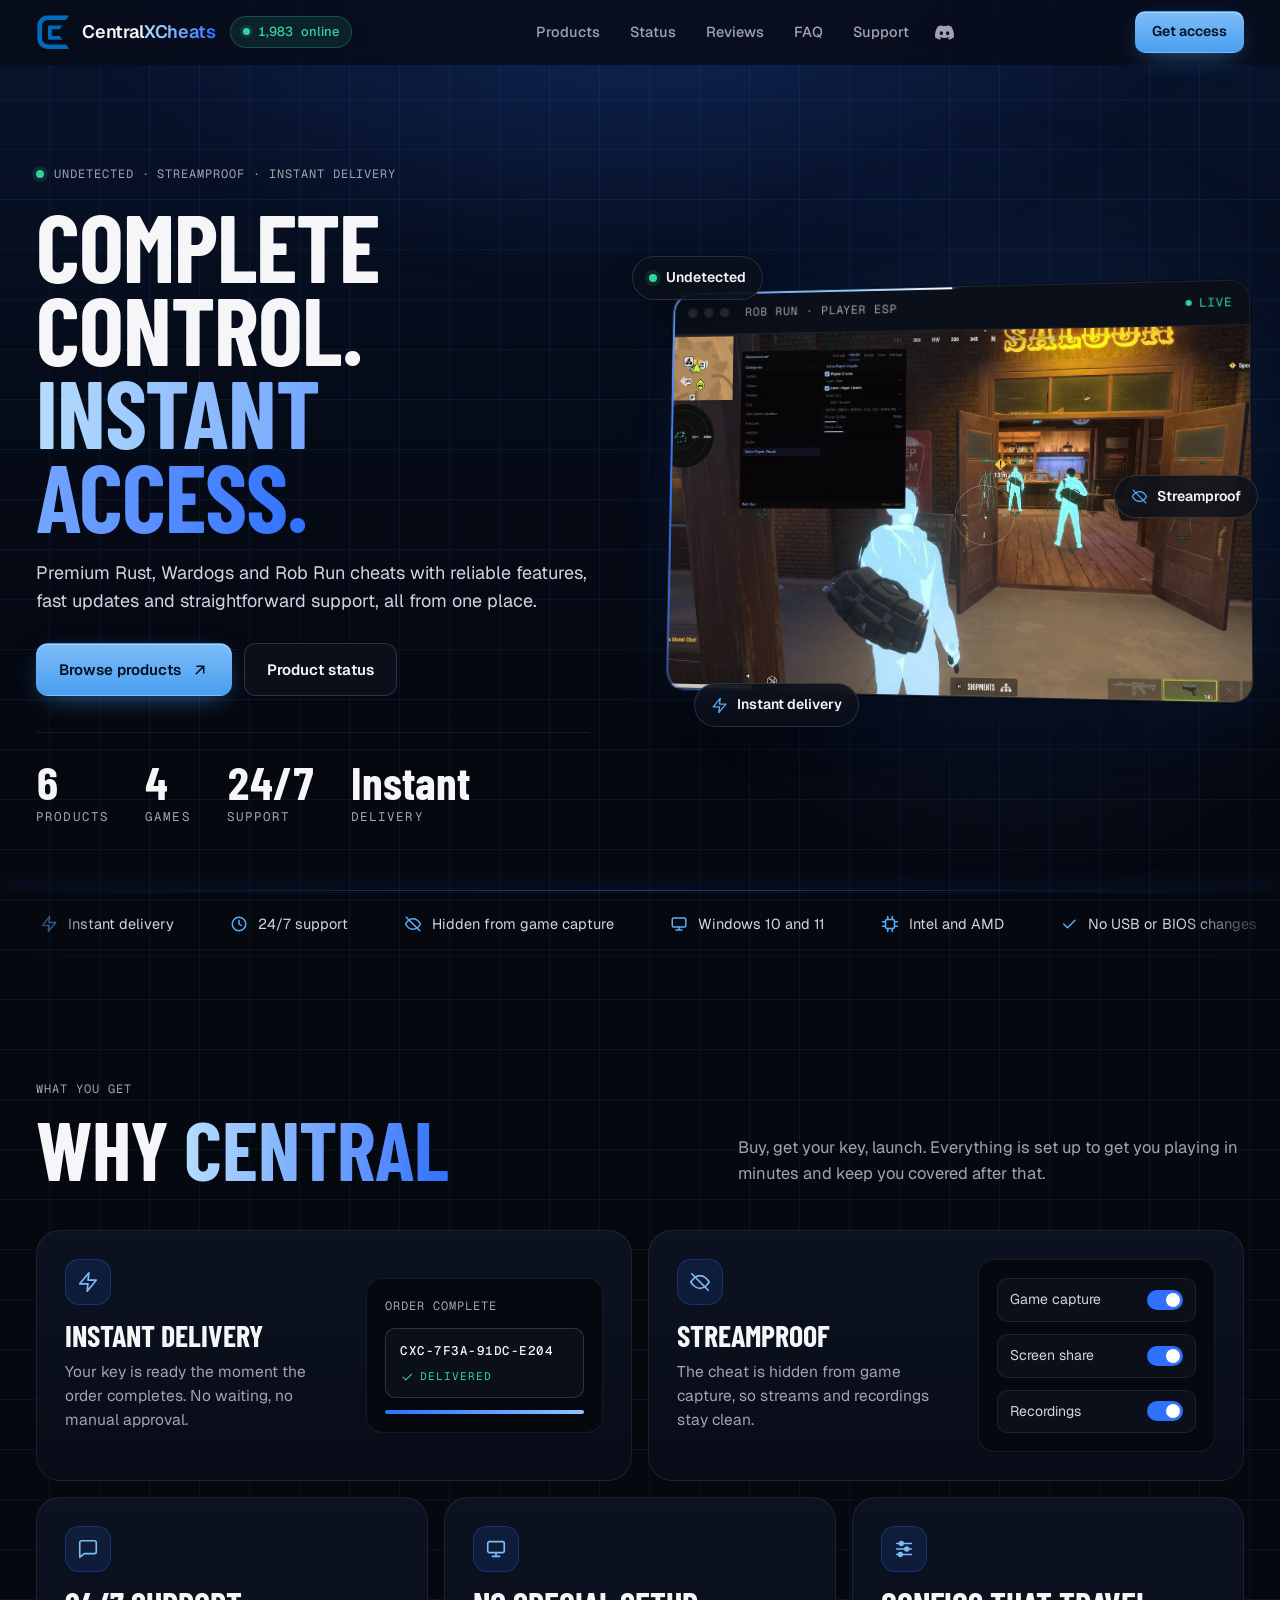
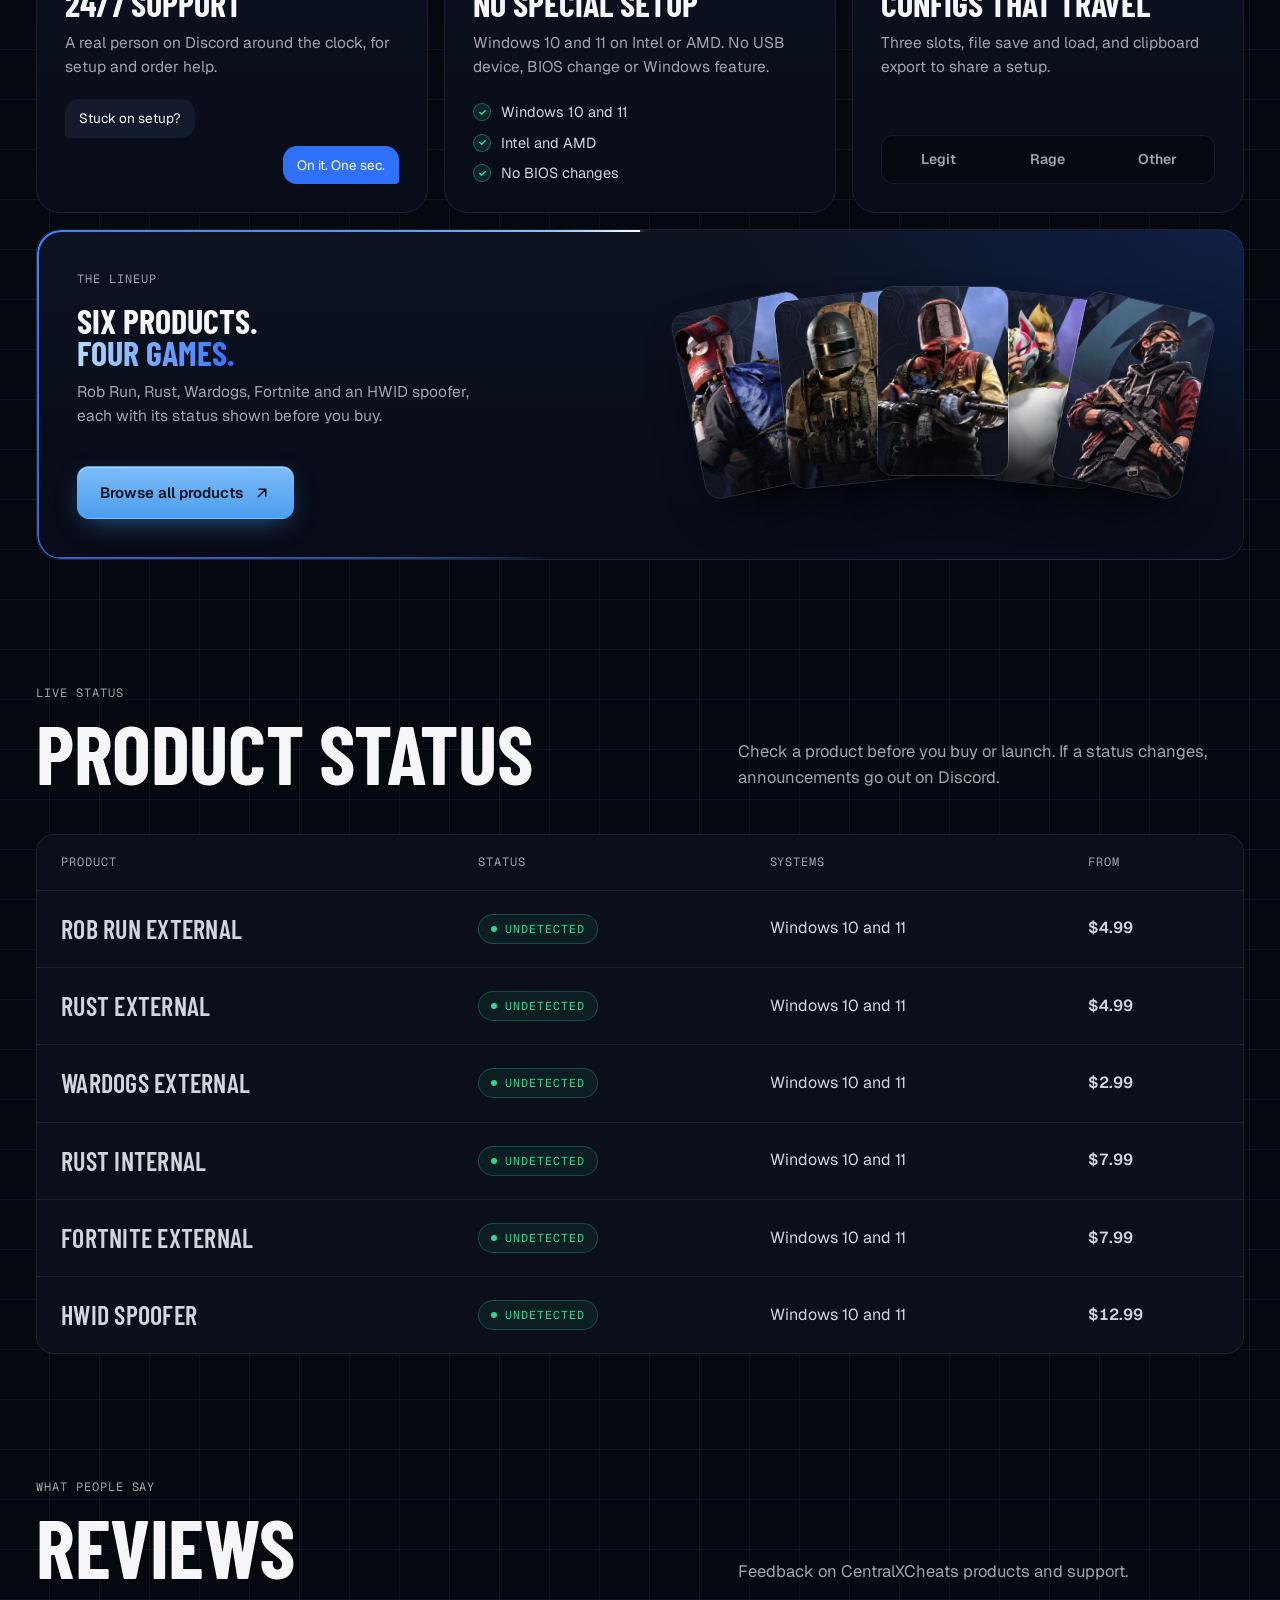
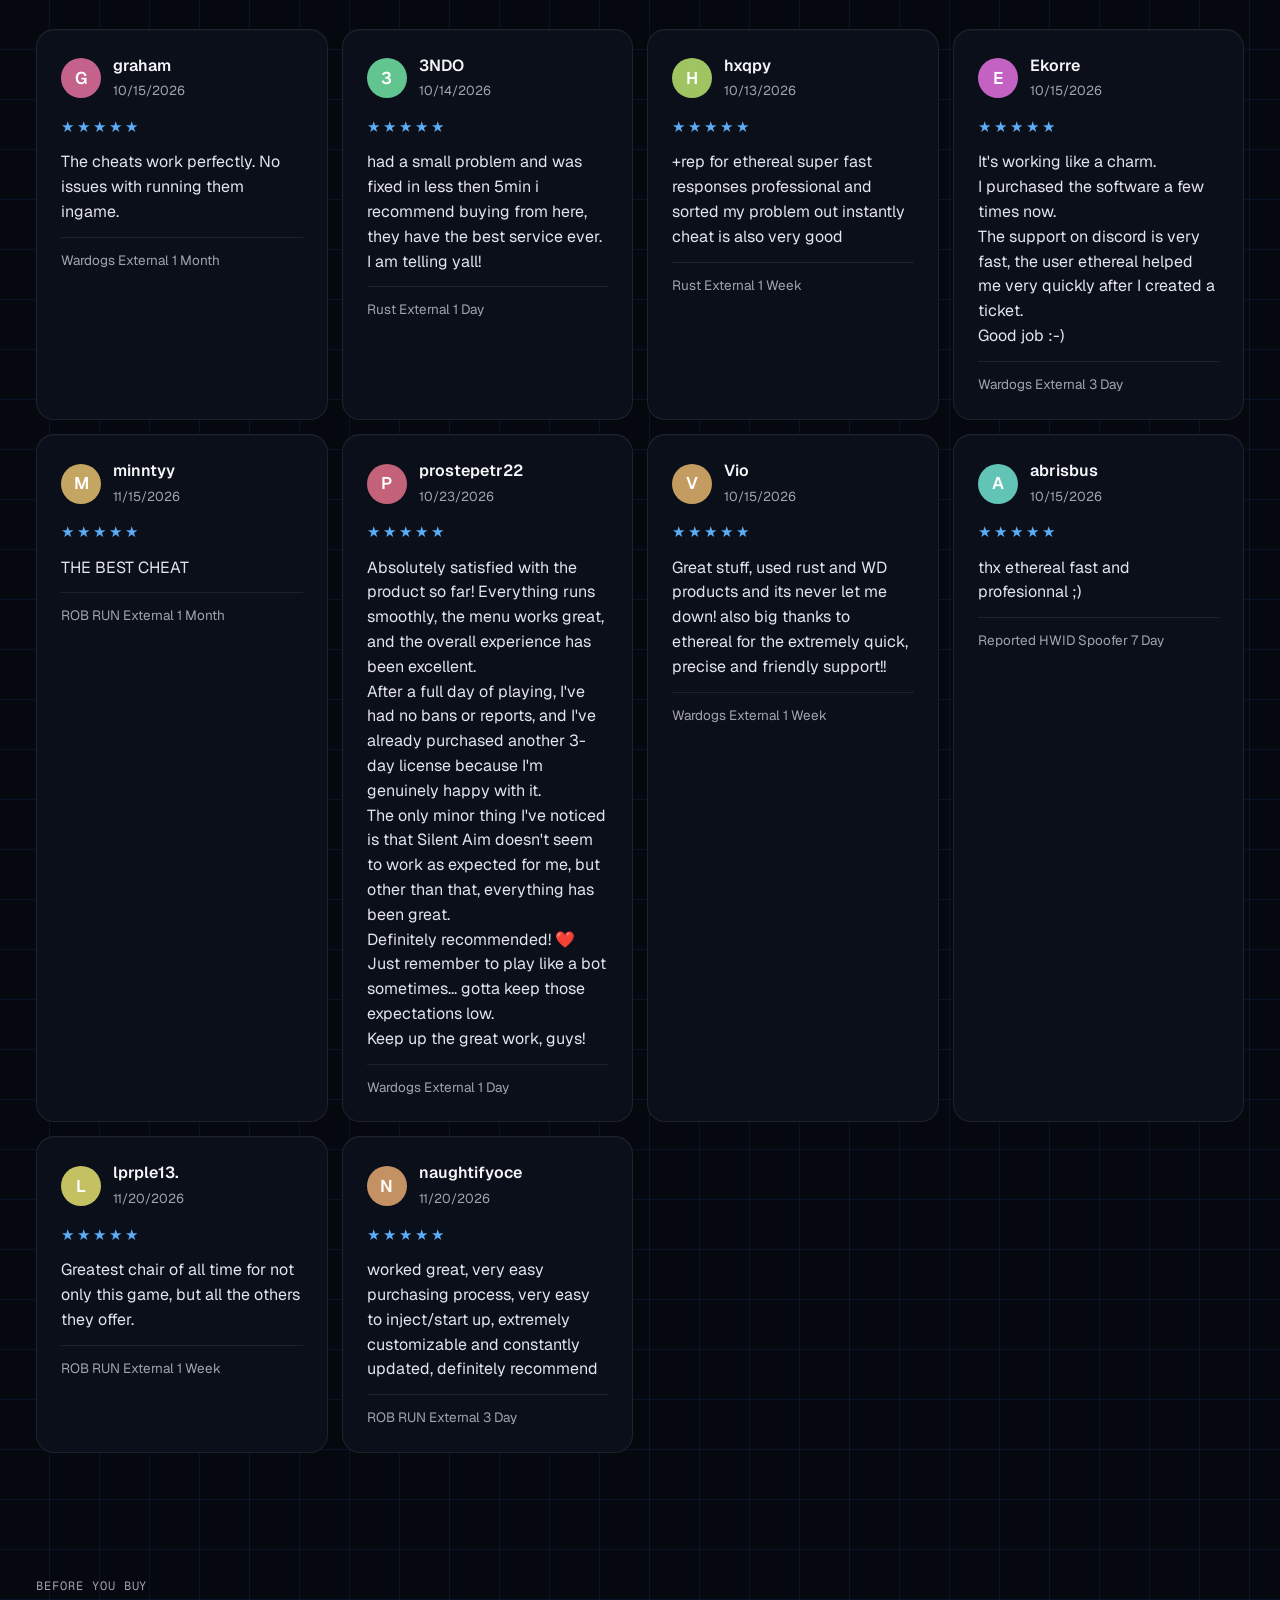
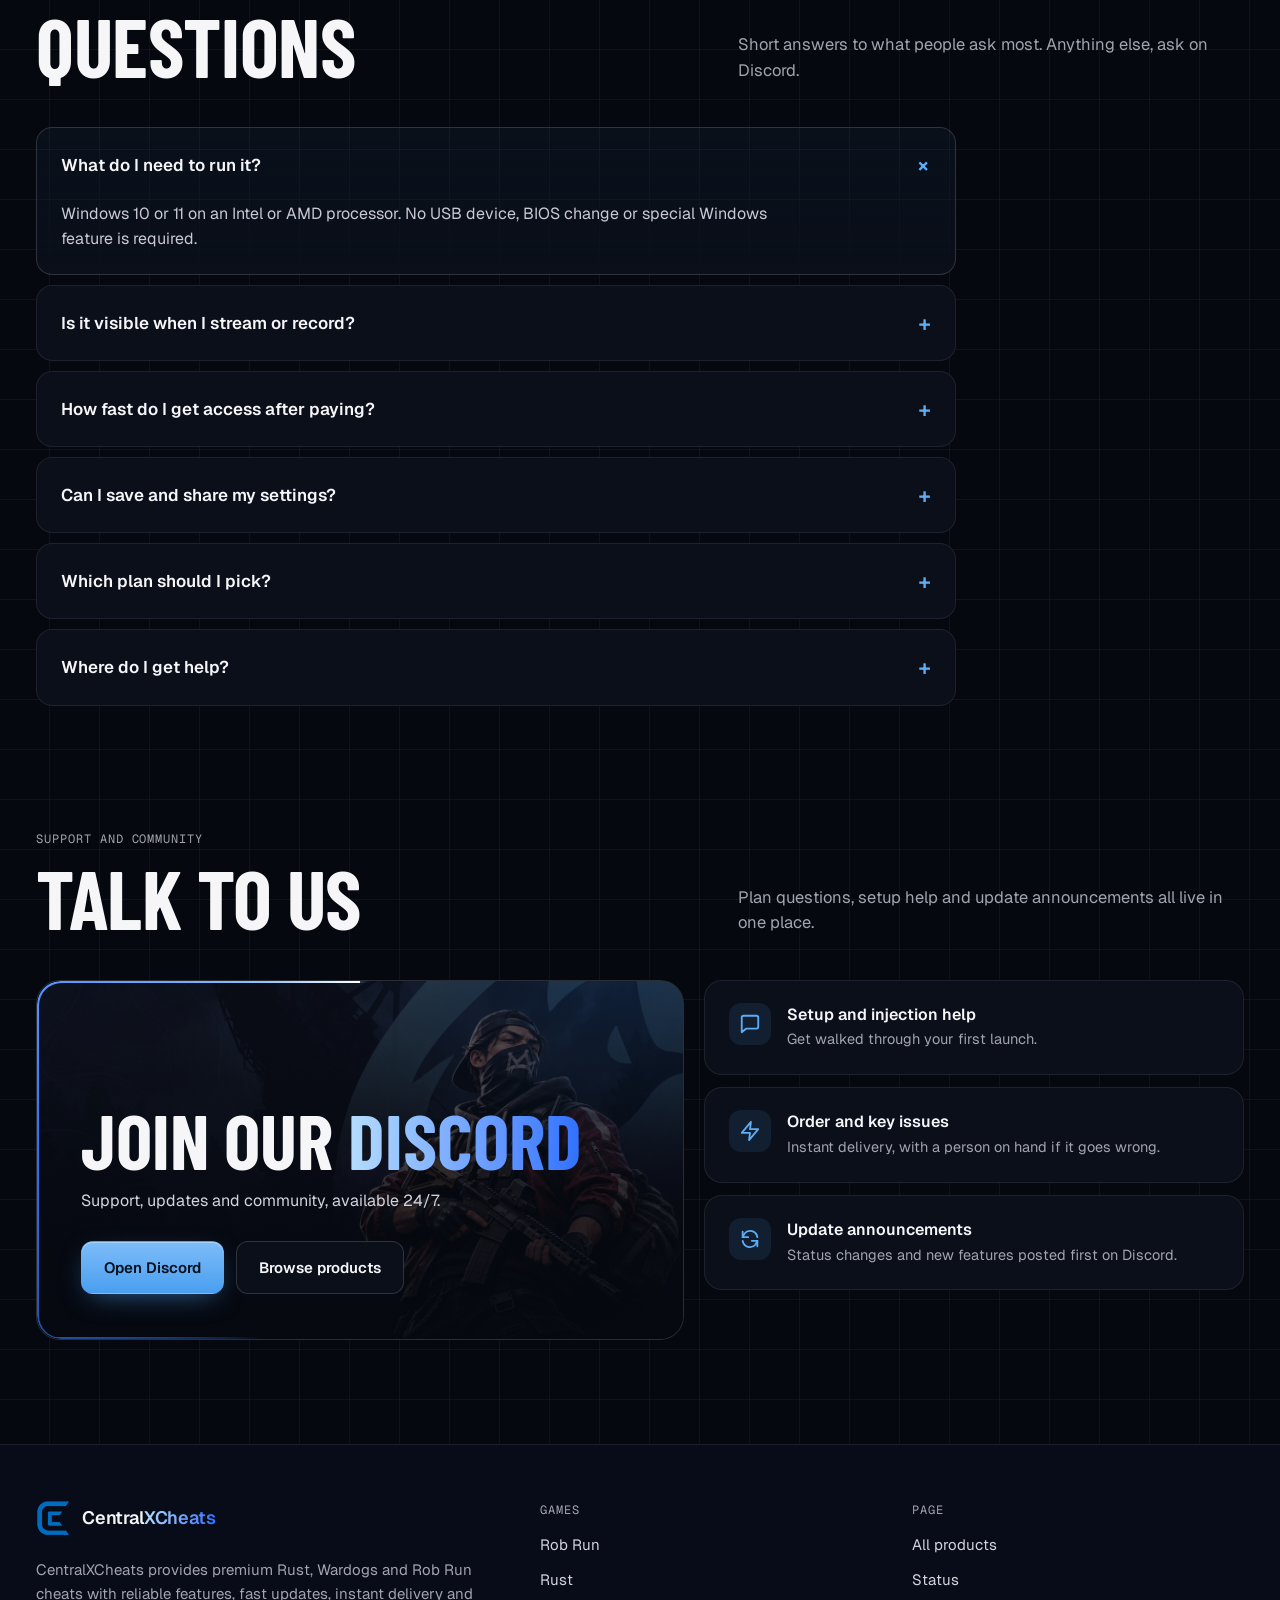
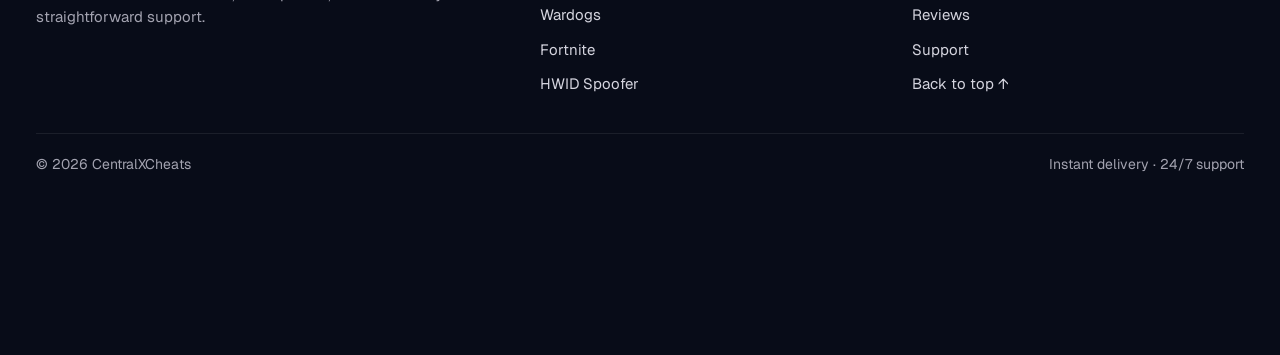
<file: index.html>
<!doctype html><html><head><meta charset=utf8><meta name=viewport content="width=device-width,initial-scale=1,viewport-fit=cover"><style>:root{color-scheme:light;box-sizing:border-box;padding-top:env(safe-area-inset-top,0px);padding-bottom:env(safe-area-inset-bottom,0px)}html{scroll-padding-top:env(safe-area-inset-top,0px)}body{margin:0;padding:0;font:14px -apple-system,BlinkMacSystemFont,sans-serif;background:#fff;color:#000}img{max-width:100%}[hidden]:not([hidden=until-found i]){display:none!important}</style></head><body>
<title>CentralXCheats</title>
<meta name="claude:viewport-fit-sides" content="cover">
<link rel="preconnect" href="https://fonts.googleapis.com">
<link rel="preconnect" href="https://fonts.gstatic.com" crossorigin>
<link rel="stylesheet" href="https://fonts.googleapis.com/css2?family=Barlow+Condensed:wght@500;600;700&family=Geist:wght@400;500;600;700&family=Geist+Mono:wght@400;500&display=swap">
<link rel="stylesheet" href="css/site.css">
<link rel="stylesheet" href="css/fx.css">

<header class="bar">
  <div class="wrap bar-in">
    <div class="brandset">
    <a class="brand" href="#top" data-nav aria-label="CentralXCheats, back to top">
      <img src="[data-uri]" alt="" width="34" height="34">
      <span>Central<span class="grad">XCheats</span></span>
    </a>
    <span class="live"><i></i><span id="online-n">1,983</span> online</span>
    </div>
    <nav class="nav" aria-label="Sections">
      <a href="products.html">Products</a>
      <a href="#status" data-nav>Status</a>
      <a href="#reviews" data-nav>Reviews</a>
      <a href="#faq" data-nav>FAQ</a>
      <a href="#support" data-nav>Support</a>
      <a class="nav-ic" href="https://discord.gg/wzjUdNQ74" target="_blank" rel="noopener" aria-label="Discord" title="Discord"><svg viewBox="0 0 24 24" fill="currentColor" aria-hidden="true"><path d="M20.317 4.3698a19.7913 19.7913 0 00-4.8851-1.5152.0741.0741 0 00-.0785.0371c-.211.3753-.4447.8648-.6083 1.2495-1.8447-.2762-3.68-.2762-5.4868 0-.1636-.3933-.4058-.8742-.6177-1.2495a.077.077 0 00-.0785-.037 19.7363 19.7363 0 00-4.8852 1.515.0699.0699 0 00-.0321.0277C.5334 9.0458-.319 13.5799.0992 18.0578a.0824.0824 0 00.0312.0561c2.0528 1.5076 4.0413 2.4228 5.9929 3.0294a.0777.0777 0 00.0842-.0276c.4616-.6304.8731-1.2952 1.226-1.9942a.076.076 0 00-.0416-.1057c-.6528-.2476-1.2743-.5495-1.8722-.8923a.077.077 0 01-.0076-.1277c.1258-.0943.2517-.1923.3718-.2914a.0743.0743 0 01.0776-.0105c3.9278 1.7933 8.18 1.7933 12.0614 0a.0739.0739 0 01.0785.0095c.1202.099.246.1981.3728.2924a.077.077 0 01-.0066.1276 12.2986 12.2986 0 01-1.873.8914.0766.0766 0 00-.0407.1067c.3604.698.7719 1.3628 1.225 1.9932a.076.076 0 00.0842.0286c1.961-.6067 3.9495-1.5219 6.0023-3.0294a.077.077 0 00.0313-.0552c.5004-5.177-.8382-9.6739-3.5485-13.6604a.061.061 0 00-.0312-.0286zM8.02 15.3312c-1.1825 0-2.1569-1.0857-2.1569-2.419 0-1.3332.9555-2.4189 2.157-2.4189 1.2108 0 2.1757 1.0952 2.1568 2.419 0 1.3332-.9555 2.4189-2.1569 2.4189zm7.9748 0c-1.1825 0-2.1569-1.0857-2.1569-2.419 0-1.3332.9554-2.4189 2.1569-2.4189 1.2108 0 2.1757 1.0952 2.1568 2.419 0 1.3332-.946 2.4189-2.1568 2.4189Z"/></svg></a>
    </nav>
    <a class="btn btn-primary btn-sm" href="products.html">Get access</a>
  </div>
</header>

<main>
  <div id="top" class="hero" style="scroll-margin-top:0">
    <div class="wrap hero-in">
      <div>
        <span class="eyebrow mono"><span class="dot"></span>Undetected · Streamproof · Instant delivery</span>
        <h1>Complete control.<br><span class="grad">Instant access.</span></h1>
        <p class="lead">Premium Rust, Wardogs and Rob Run cheats with reliable features, fast updates and straightforward support, all from one place.</p>
        <div class="cta-row">
          <a class="btn btn-primary" href="products.html">Browse products
            <svg viewBox="0 0 24 24" fill="none" stroke="currentColor" stroke-width="2" stroke-linecap="round" stroke-linejoin="round"><path d="M7 17 17 7M8 7h9v9"/></svg></a>
          <a class="btn btn-ghost" href="#status" data-nav>Product status</a>
        </div>
        <div class="hero-stats"><div><b data-count="6">6</b><span>Products</span></div><div><b data-count="4">4</b><span>Games</span></div><div><b>24/7</b><span>Support</span></div><div><b>Instant</b><span>Delivery</span></div></div>
      </div>
      <div class="hero-visual" id="hv">
        <div class="hero-frame">
          <div class="hf-bar"><i></i><i></i><i></i><span class="mono">Rob Run · Player ESP</span><span class="hf-live mono"><b></b>Live</span></div>
          <img src="img/shot1.jpg" alt="In-game view of the CentralXCheats menu with player outlines" width="1280" height="720">
          <div class="hf-scan" aria-hidden="true"></div>
        </div>
        <span class="float f1"><i class="dot"></i>Undetected</span>
        <span class="float f2"><svg viewBox="0 0 24 24" fill="none" stroke="currentColor" stroke-width="1.8" stroke-linecap="round" stroke-linejoin="round"><path d="M2 12s4-7 10-7 10 7 10 7-4 7-10 7S2 12 2 12z"/><path d="m3 3 18 18"/></svg>Streamproof</span>
        <span class="float f3"><svg viewBox="0 0 24 24" fill="none" stroke="currentColor" stroke-width="1.8" stroke-linecap="round" stroke-linejoin="round"><path d="M13 2 3 14h9l-1 8 10-12h-9z"/></svg>Instant delivery</span>
      </div>
    </div>
  </div>

  <div class="facts">
    <div class="wrap"><ul>
      <li><svg viewBox="0 0 24 24" fill="none" stroke="currentColor" stroke-width="2" stroke-linecap="round" stroke-linejoin="round"><path d="M13 2 3 14h9l-1 8 10-12h-9z"/></svg>Instant delivery</li>
      <li><svg viewBox="0 0 24 24" fill="none" stroke="currentColor" stroke-width="2" stroke-linecap="round" stroke-linejoin="round"><circle cx="12" cy="12" r="9"/><path d="M12 7v5l3 2"/></svg>24/7 support</li>
      <li><svg viewBox="0 0 24 24" fill="none" stroke="currentColor" stroke-width="2" stroke-linecap="round" stroke-linejoin="round"><path d="M2 12s4-7 10-7 10 7 10 7-4 7-10 7S2 12 2 12z"/><path d="m3 3 18 18"/></svg>Hidden from game capture</li>
      <li><svg viewBox="0 0 24 24" fill="none" stroke="currentColor" stroke-width="2" stroke-linecap="round" stroke-linejoin="round"><rect x="3" y="4" width="18" height="12" rx="2"/><path d="M8 20h8M12 16v4"/></svg>Windows 10 and 11</li>
      <li><svg viewBox="0 0 24 24" fill="none" stroke="currentColor" stroke-width="2" stroke-linecap="round" stroke-linejoin="round"><rect x="6" y="6" width="12" height="12" rx="2"/><path d="M9 2v4M15 2v4M9 18v4M15 18v4M2 9h4M2 15h4M18 9h4M18 15h4"/></svg>Intel and AMD</li>
      <li><svg viewBox="0 0 24 24" fill="none" stroke="currentColor" stroke-width="2" stroke-linecap="round" stroke-linejoin="round"><path d="m5 12 5 5L20 7"/></svg>No USB or BIOS changes</li>
    </ul></div>
  </div>

  <!-- WHY CENTRAL -->
  <section id="why" class="sec">
    <div class="wrap">
      <div class="sec-head">
        <div><span class="mono">What you get</span><h2>Why <span class="grad">Central</span></h2></div>
        <p>Buy, get your key, launch. Everything is set up to get you playing in minutes and keep you covered after that.</p>
      </div>
      <div class="bento">
        <article class="bcard b-wide">
          <div class="bc-text"><span class="bc-ic"><svg viewBox="0 0 24 24" fill="none" stroke="currentColor" stroke-width="1.8" stroke-linecap="round" stroke-linejoin="round"><path d="M13 2 3 14h9l-1 8 10-12h-9z"/></svg></span><h3>Instant delivery</h3><p>Your key is ready the moment the order completes. No waiting, no manual approval.</p></div>
          <div class="bc-vis keydemo" aria-hidden="true"><span class="mono">Order complete</span><div class="keybox"><b>CXC-7F3A-91DC-E204</b><em><svg viewBox="0 0 24 24" fill="none" stroke="currentColor" stroke-width="1.8" stroke-linecap="round" stroke-linejoin="round"><path d="m5 12 5 5L20 7"/></svg>Delivered</em></div><div class="kbar"><i></i></div></div>
        </article>
        <article class="bcard b-wide">
          <div class="bc-text"><span class="bc-ic"><svg viewBox="0 0 24 24" fill="none" stroke="currentColor" stroke-width="1.8" stroke-linecap="round" stroke-linejoin="round"><path d="M2 12s4-7 10-7 10 7 10 7-4 7-10 7S2 12 2 12z"/><path d="m3 3 18 18"/></svg></span><h3>Streamproof</h3><p>The cheat is hidden from game capture, so streams and recordings stay clean.</p></div>
          <div class="bc-vis hide" aria-hidden="true">
            <div class="trow"><span>Game capture</span><i class="tg"></i></div>
            <div class="trow"><span>Screen share</span><i class="tg"></i></div>
            <div class="trow"><span>Recordings</span><i class="tg"></i></div>
          </div>
        </article>
        <article class="bcard">
          <span class="bc-ic"><svg viewBox="0 0 24 24" fill="none" stroke="currentColor" stroke-width="1.8" stroke-linecap="round" stroke-linejoin="round"><path d="M21 15a2 2 0 0 1-2 2H8l-5 4V5a2 2 0 0 1 2-2h14a2 2 0 0 1 2 2z"/></svg></span><h3>24/7 support</h3><p>A real person on Discord around the clock, for setup and order help.</p>
          <div class="chat" aria-hidden="true"><span class="m1">Stuck on setup?</span><span class="m2">On it. One sec.</span></div>
        </article>
        <article class="bcard">
          <span class="bc-ic"><svg viewBox="0 0 24 24" fill="none" stroke="currentColor" stroke-width="1.8" stroke-linecap="round" stroke-linejoin="round"><rect x="3" y="4" width="18" height="12" rx="2"/><path d="M8 20h8M12 16v4"/></svg></span><h3>No special setup</h3><p>Windows 10 and 11 on Intel or AMD. No USB device, BIOS change or Windows feature.</p>
          <ul class="mini-ticks"><li>Windows 10 and 11</li><li>Intel and AMD</li><li>No BIOS changes</li></ul>
        </article>
        <article class="bcard">
          <span class="bc-ic"><svg viewBox="0 0 24 24" fill="none" stroke="currentColor" stroke-width="1.8" stroke-linecap="round" stroke-linejoin="round"><path d="M4 6h16M4 12h16M4 18h16"/><circle cx="9" cy="6" r="2" fill="currentColor"/><circle cx="15" cy="12" r="2" fill="currentColor"/><circle cx="8" cy="18" r="2" fill="currentColor"/></svg></span><h3>Configs that travel</h3><p>Three slots, file save and load, and clipboard export to share a setup.</p>
          <div class="seg" aria-hidden="true"><span>Legit</span><span>Rage</span><span>Other</span></div>
        </article>
        <article class="bcard b-cta">
          <div class="bc-text"><span class="mono">The lineup</span><h3>Six products.<br><span class="grad">Four games.</span></h3><p>Rob Run, Rust, Wardogs, Fortnite and an HWID spoofer, each with its status shown before you buy.</p>
            <div class="cta-row"><a class="btn btn-primary" href="products.html">Browse all products <svg viewBox="0 0 24 24" fill="none" stroke="currentColor" stroke-width="2" stroke-linecap="round" stroke-linejoin="round"><path d="M7 17 17 7M8 7h9v9"/></svg></a></div></div>
          <div class="fan" aria-hidden="true">
            <img src="img/rust-internal.jpg" alt="" loading="lazy"><img src="img/wardogs-external.jpg" alt="" loading="lazy"><img src="img/rust-external.jpg" alt="" loading="lazy"><img src="img/fortnite-external.jpg" alt="" loading="lazy"><img src="img/hero.jpg" alt="" loading="lazy" style="object-position:80% center">
          </div>
        </article>
      </div>
    </div>
  </section>

  <!-- STATUS -->
  <section id="status" class="sec">
    <div class="wrap">
      <div class="sec-head">
        <div><span class="mono">Live status</span><h2>Product status</h2></div>
        <p>Check a product before you buy or launch. If a status changes, announcements go out on Discord.</p>
      </div>
      <div class="table-wrap">
        <table>
          <thead><tr><th class="mono">Product</th><th class="mono">Status</th><th class="mono">Systems</th><th class="mono">From</th></tr></thead>
          <tbody>
            <tr><td><b>Rob Run External</b></td><td><span class="pill"><i></i>Undetected</span></td><td>Windows 10 and 11</td><td class="num">$4.99</td></tr>
            <tr><td><b>Rust External</b></td><td><span class="pill"><i></i>Undetected</span></td><td>Windows 10 and 11</td><td class="num">$4.99</td></tr>
            <tr><td><b>Wardogs External</b></td><td><span class="pill"><i></i>Undetected</span></td><td>Windows 10 and 11</td><td class="num">$2.99</td></tr>
            <tr><td><b>Rust Internal</b></td><td><span class="pill"><i></i>Undetected</span></td><td>Windows 10 and 11</td><td class="num">$7.99</td></tr>
            <tr><td><b>Fortnite External</b></td><td><span class="pill"><i></i>Undetected</span></td><td>Windows 10 and 11</td><td class="num">$7.99</td></tr>
            <tr><td><b>HWID Spoofer</b></td><td><span class="pill"><i></i>Undetected</span></td><td>Windows 10 and 11</td><td class="num">$12.99</td></tr>
          </tbody>
        </table>
      </div>
    </div>
  </section>

  <!-- REVIEWS -->
  <section id="reviews" class="sec">
    <div class="wrap">
      <div class="sec-head">
        <div><span class="mono" id="rev-eyebrow">What people say</span><h2>Reviews</h2></div>
        <p id="rev-sub">Feedback on CentralXCheats products and support.</p>
      </div>
      <div class="reviews" id="reviews-grid"></div>
    </div>
  </section>

  <!-- FAQ -->
  <section id="faq" class="sec">
    <div class="wrap">
      <div class="sec-head">
        <div><span class="mono">Before you buy</span><h2>Questions</h2></div>
        <p>Short answers to what people ask most. Anything else, ask on Discord.</p>
      </div>
      <div class="faq">
        <details open><summary>What do I need to run it?</summary><p>Windows 10 or 11 on an Intel or AMD processor. No USB device, BIOS change or special Windows feature is required.</p></details>
        <details><summary>Is it visible when I stream or record?</summary><p>No. The cheat is hidden from game capture, so it does not show up in streams or recordings.</p></details>
        <details><summary>How fast do I get access after paying?</summary><p>Delivery is instant. Your key is available as soon as the order completes.</p></details>
        <details><summary>Can I save and share my settings?</summary><p>Yes. There are three config slots (Legit, Rage and Other), file saving and loading, and clipboard export and import so you can share a config.</p></details>
        <details><summary>Which plan should I pick?</summary><p>Start with a 1 day or 3 day plan to try it. The 1 month plan has the lowest price per day for regular play, and Lifetime is a single payment that covers every future update.</p></details>
        <details><summary>Where do I get help?</summary><p>Support is available around the clock on Discord, along with updates and the community.</p></details>
      </div>
    </div>
  </section>

  <!-- SUPPORT -->
  <section id="support" class="sec">
    <div class="wrap">
      <div class="sec-head">
        <div><span class="mono">Support and community</span><h2>Talk to us</h2></div>
        <p>Plan questions, setup help and update announcements all live in one place.</p>
      </div>
      <div class="support">
        <div class="cta-panel">
          <h3>Join our <span class="grad">Discord</span></h3>
          <p>Support, updates and community, available 24/7.</p>
          <div class="cta-row"><a class="btn btn-primary" id="discord" href="https://discord.gg/wzjUdNQ74" target="_blank" rel="noopener">Open Discord</a>
            <a class="btn btn-ghost" href="products.html">Browse products</a></div>
        </div>
        <div class="helps">
          <div class="help"><svg viewBox="0 0 24 24" fill="none" stroke="currentColor" stroke-width="2" stroke-linecap="round" stroke-linejoin="round"><path d="M21 15a2 2 0 0 1-2 2H8l-5 4V5a2 2 0 0 1 2-2h14a2 2 0 0 1 2 2z"/></svg><div><b>Setup and injection help</b><span>Get walked through your first launch.</span></div></div>
          <div class="help"><svg viewBox="0 0 24 24" fill="none" stroke="currentColor" stroke-width="2" stroke-linecap="round" stroke-linejoin="round"><path d="M13 2 3 14h9l-1 8 10-12h-9z"/></svg><div><b>Order and key issues</b><span>Instant delivery, with a person on hand if it goes wrong.</span></div></div>
          <div class="help"><svg viewBox="0 0 24 24" fill="none" stroke="currentColor" stroke-width="2" stroke-linecap="round" stroke-linejoin="round"><path d="M4 4v6h6M20 20v-6h-6"/><path d="M20 10A8 8 0 0 0 6 6L4 10m16 4-2 4a8 8 0 0 1-14-4"/></svg><div><b>Update announcements</b><span>Status changes and new features posted first on Discord.</span></div></div>
        </div>
      </div>
    </div>
  </section>
</main>

<footer class="site">
  <div class="wrap">
    <div class="foot-in">
      <div>
        <a class="brand" href="#top" data-nav><img src="[data-uri]" alt="" width="34" height="34"><span>Central<span class="grad">XCheats</span></span></a>
        <p>CentralXCheats provides premium Rust, Wardogs and Rob Run cheats with reliable features, fast updates, instant delivery and straightforward support.</p>
      </div>
      <div><h4 class="mono">Games</h4><ul><li><a href="products.html?game=robrun">Rob Run</a></li><li><a href="products.html?game=rust">Rust</a></li><li><a href="products.html?game=wardogs">Wardogs</a></li><li><a href="products.html?game=fortnite">Fortnite</a></li><li><a href="products.html?game=spoofer">HWID Spoofer</a></li></ul></div>
      <div><h4 class="mono">Page</h4><ul><li><a href="products.html">All products</a></li><li><a href="#status" data-nav>Status</a></li><li><a href="#reviews" data-nav>Reviews</a></li><li><a href="#support" data-nav>Support</a></li><li><a href="#top" data-nav>Back to top ↑</a></li></ul></div>
    </div>
    <div class="foot-base"><span>© 2026 CentralXCheats</span><span>Instant delivery · 24/7 support</span></div>
  </div>
  <div class="wm" aria-hidden="true">CentralXCheats</div>
</footer>

<script>
/* ------------ editable content ------------ */
var DISCORD_URL  = "https://discord.gg/wzjUdNQ74";    // set to your invite link
var ONLINE = 1983;                           // replace with a real figure or live source
var REVIEWS = [
 {
  "stars": 5,
  "text": "The cheats work perfectly. No issues with running them ingame.",
  "name": "graham",
  "color": "#c4628b",
  "plan": "Wardogs External 1 Month",
  "date": "10/15/2026"
 },
 {
  "stars": 5,
  "text": "had a small problem and was fixed in less then 5min i recommend buying from here, they have the best service ever. I am telling yall!",
  "name": "3NDO",
  "color": "#62c48f",
  "plan": "Rust External 1 Day",
  "date": "10/14/2026"
 },
 {
  "stars": 5,
  "text": "+rep for ethereal super fast responses professional and sorted my problem out instantly cheat is also very good",
  "name": "hxqpy",
  "color": "#a0c462",
  "plan": "Rust External 1 Week",
  "date": "10/13/2026"
 },
 {
  "stars": 5,
  "text": "It's working like a charm.\nI purchased the software a few times now.\nThe support on discord is very fast, the user ethereal helped me very quickly after I created a ticket.\nGood job :-)",
  "name": "Ekorre",
  "color": "#c462c3",
  "plan": "Wardogs External 3 Day",
  "date": "10/15/2026"
 },
 {
  "stars": 5,
  "text": "THE BEST CHEAT",
  "name": "minntyy",
  "color": "#c4a562",
  "plan": "ROB RUN External 1 Month",
  "date": "11/15/2026"
 },
 {
  "stars": 5,
  "text": "Absolutely satisfied with the product so far! Everything runs smoothly, the menu works great, and the overall experience has been excellent.\nAfter a full day of playing, I've had no bans or reports, and I've already purchased another 3-day license because I'm genuinely happy with it.\nThe only minor thing I've noticed is that Silent Aim doesn't seem to work as expected for me, but other than that, everything has been great.\nDefinitely recommended! ❤️\nJust remember to play like a bot sometimes... gotta keep those expectations low.\nKeep up the great work, guys!",
  "name": "prostepetr22",
  "color": "#c46279",
  "plan": "Wardogs External 1 Day",
  "date": "10/23/2026"
 },
 {
  "stars": 5,
  "text": "Great stuff, used rust and WD products and its never let me down! also big thanks to ethereal for the extremely quick, precise and friendly support!!",
  "name": "Vio",
  "color": "#c49c62",
  "plan": "Wardogs External 1 Week",
  "date": "10/15/2026"
 },
 {
  "stars": 5,
  "text": "thx ethereal fast and profesionnal ;)",
  "name": "abrisbus",
  "color": "#62c4b7",
  "plan": "Reported HWID Spoofer 7 Day",
  "date": "10/15/2026"
 },
 {
  "stars": 5,
  "text": "Greatest chair of all time for not only this game, but all the others they offer.",
  "name": "lprple13.",
  "color": "#c4c162",
  "plan": "ROB RUN External 1 Week",
  "date": "11/20/2026"
 },
 {
  "stars": 5,
  "text": "worked great, very easy purchasing process, very easy to inject/start up, extremely customizable and constantly updated, definitely recommend",
  "name": "naughtifyoce",
  "color": "#c49162",
  "plan": "ROB RUN External 3 Day",
  "date": "11/20/2026"
 }
];                            // add real customer reviews: { stars: 5, text: "…", name: "…", plan: "3 day", date: "11/20/2026" }

/* ------------ helpers ------------ */
var reduce = window.matchMedia && matchMedia("(prefers-reduced-motion: reduce)").matches;
function el(tag, attrs, html) { var n = document.createElement(tag); for (var k in (attrs||{})) n.setAttribute(k, attrs[k]); if (html != null) n.innerHTML = html; return n; }
function esc(s) { return String(s).replace(/[&<>"]/g, function (c) { return {"&":"&amp;","<":"&lt;",">":"&gt;",'"':"&quot;"}[c]; }); }
function money(n) { return "$" + n.toFixed(2); }

/* ------------ section navigation: scroll on the same page ------------ */
function goTo(id, push) {
  var t = document.getElementById(id); if (!t) return;
  t.scrollIntoView({ behavior: reduce ? "auto" : "smooth", block: "start" });
  if (push) { try { history.replaceState(null, "", "#" + id); } catch (e) {} }
}
document.addEventListener("click", function (e) {
  var a = e.target.closest && e.target.closest("a[data-nav]"); if (!a) return;
  e.preventDefault(); goTo(a.getAttribute("href").slice(1), true);
});
var links = [].slice.call(document.querySelectorAll(".nav a"));
var secs = links.map(function (a) { var h = a.getAttribute("href"); return h.charAt(0) === "#" ? document.getElementById(h.slice(1)) : null; });
function spy() {
  var y = window.scrollY + (parseInt(getComputedStyle(document.documentElement).getPropertyValue("--bar-h")) || 64) + 140, cur = -1;
  secs.forEach(function (s, i) { if (s && s.offsetTop <= y) cur = i; });
  links.forEach(function (a, i) { a.setAttribute("aria-current", i === cur ? "true" : "false"); });
  if (cur >= 0 && links[cur].scrollIntoView && window.innerWidth <= 760) { var n = links[cur].parentNode; n.scrollLeft = links[cur].offsetLeft - 40; }
}
window.addEventListener("scroll", spy, { passive: true }); window.addEventListener("resize", spy); spy();
if (location.hash && document.getElementById(location.hash.slice(1))) setTimeout(function () { goTo(location.hash.slice(1), false); }, 60);
document.getElementById("discord").href = DISCORD_URL;

/* ------------ reviews ------------ */
var rg = document.getElementById("reviews-grid");
document.getElementById("online-n").textContent = ONLINE.toLocaleString("en-US");
if (!REVIEWS.length) {
  rg.innerHTML = '<div class="empty"><div><h3>No reviews yet</h3><p>Reviews from verified CentralXCheats buyers will appear here. Bought a plan? Tell us how it went on Discord.</p></div><a class="btn btn-ghost" href="' + esc(DISCORD_URL) + '" target="_blank" rel="noopener">Share feedback</a></div>';
} else {
  REVIEWS.forEach(function (r) {
    rg.appendChild(el("article", { "class": "review" }, '<div class="who"><span class="av" style="background:' + esc(r.color || "#3b4a66") + '">' + esc(r.name.charAt(0)) + '</span><div><b>' + esc(r.name) + '</b><small>' + esc(r.date || "") + '</small></div></div><div class="stars" aria-label="' + r.stars + ' out of 5">' + "★".repeat(r.stars) + "☆".repeat(5 - r.stars) + '</div><q>' + esc(r.text) + '</q><footer><span>' + esc(r.plan || "") + '' + '</span></footer>'));
  });
}
</script>

<script src="js/fx.js"></script>

</body></html>
</file>
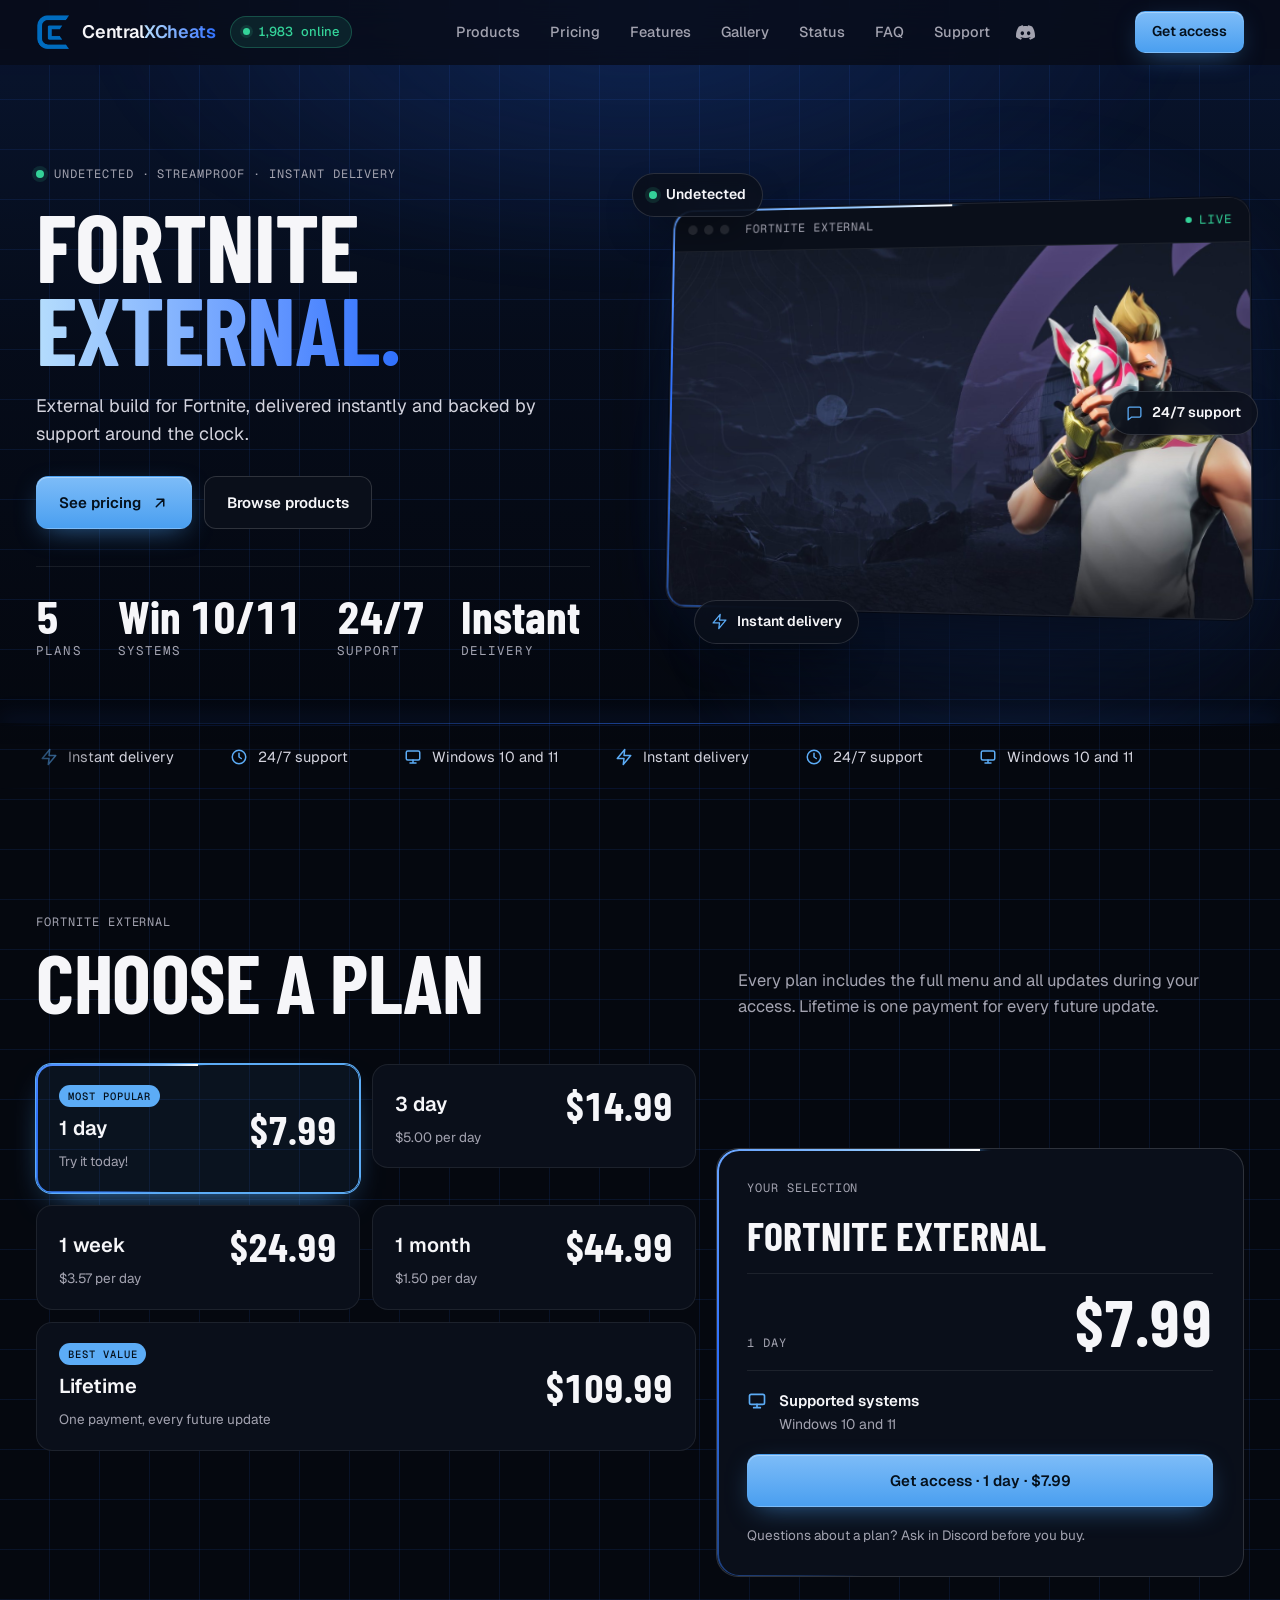
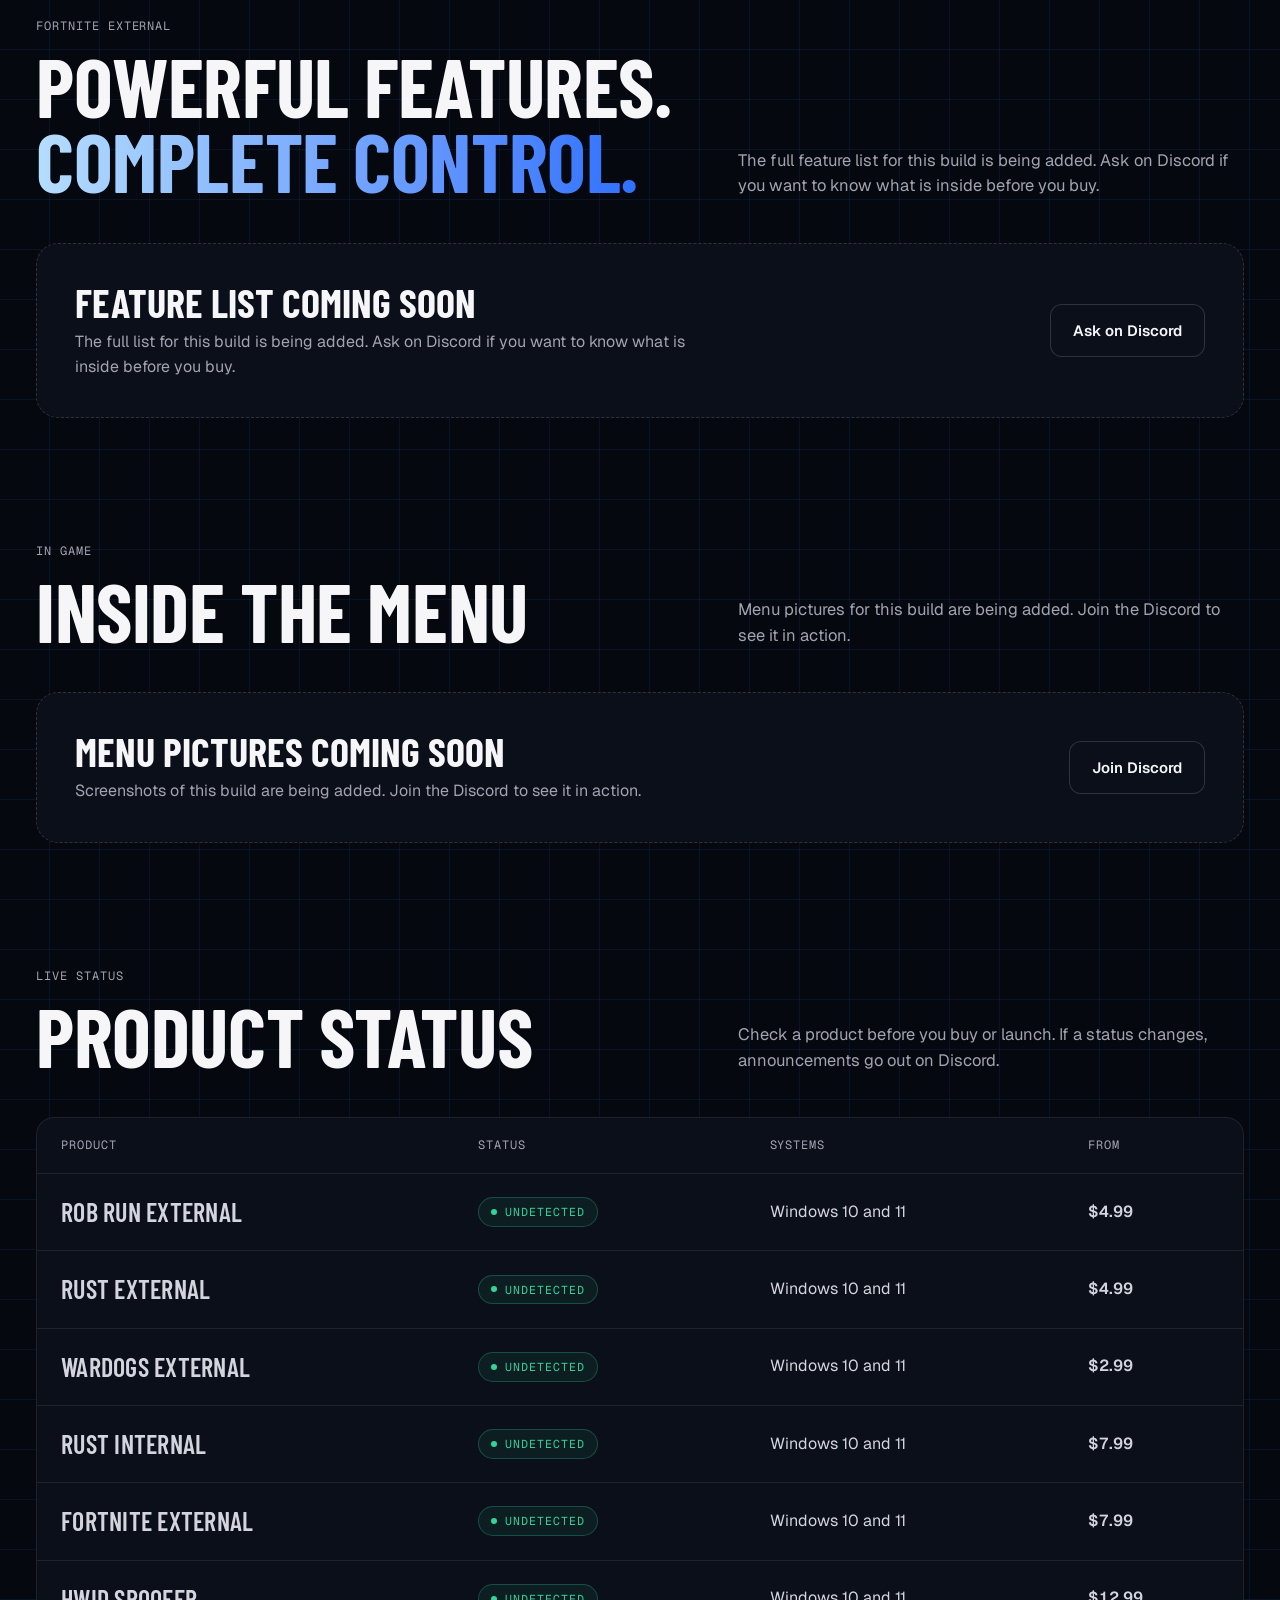
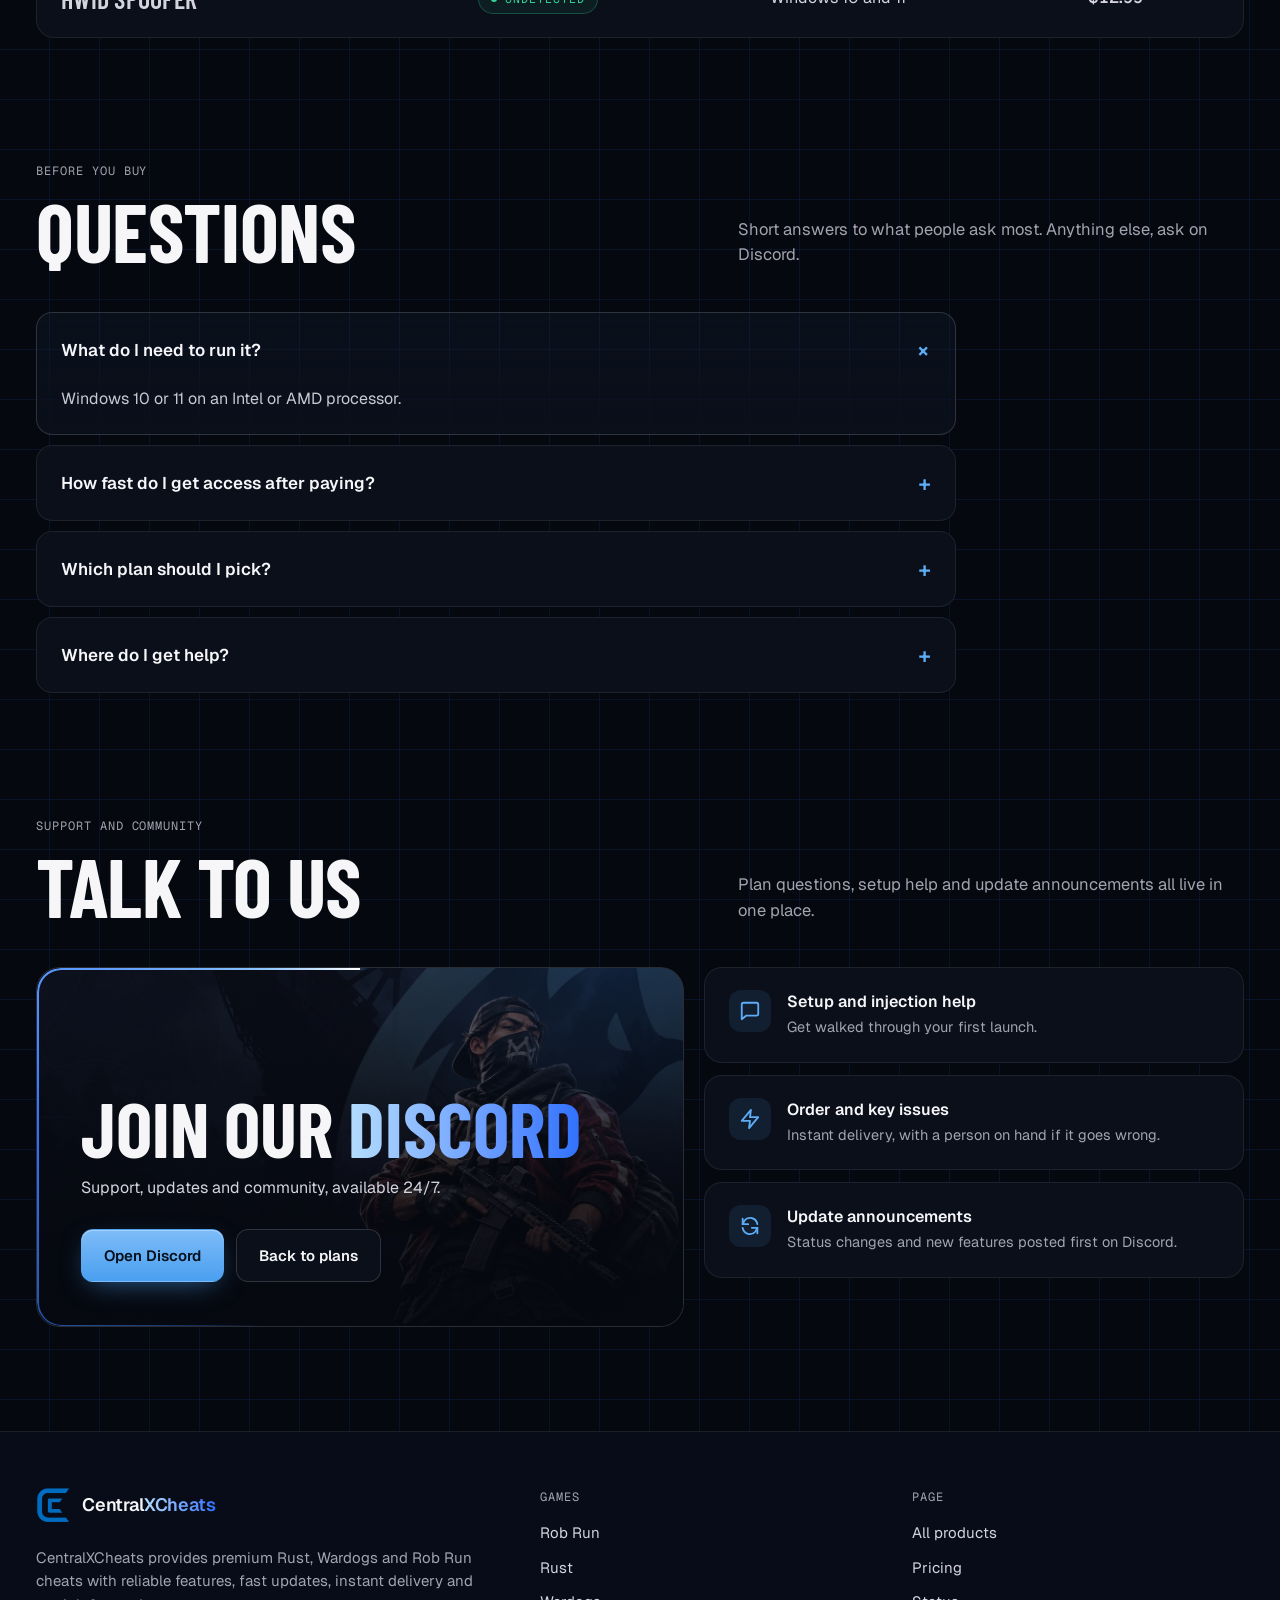
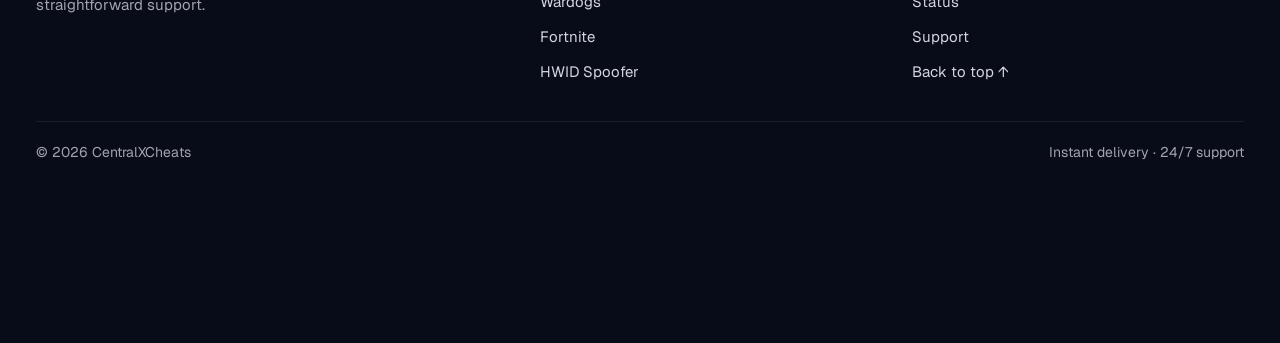
<file: fortnite-external.html>
<!doctype html><html><head><meta charset=utf8><meta name=viewport content="width=device-width,initial-scale=1,viewport-fit=cover"><style>:root{color-scheme:light;box-sizing:border-box;padding-top:env(safe-area-inset-top,0px);padding-bottom:env(safe-area-inset-bottom,0px)}html{scroll-padding-top:env(safe-area-inset-top,0px)}body{margin:0;padding:0;font:14px -apple-system,BlinkMacSystemFont,sans-serif;background:#fff;color:#000}img{max-width:100%}[hidden]:not([hidden=until-found i]){display:none!important}</style></head><body>
<title>Fortnite External – CentralXCheats</title>
<meta name="description" content="Fortnite External by CentralXCheats. Instant delivery and 24/7 support.">
<meta name="claude:viewport-fit-sides" content="cover">
<link rel="preconnect" href="https://fonts.googleapis.com">
<link rel="preconnect" href="https://fonts.gstatic.com" crossorigin>
<link rel="stylesheet" href="https://fonts.googleapis.com/css2?family=Barlow+Condensed:wght@500;600;700&family=Geist:wght@400;500;600;700&family=Geist+Mono:wght@400;500&display=swap">
<link rel="stylesheet" href="css/site.css">
<link rel="stylesheet" href="css/fx.css">

<header class="bar">
  <div class="wrap bar-in">
    <div class="brandset">
    <a class="brand" href="#top" data-nav aria-label="CentralXCheats, back to top">
      <img src="[data-uri]" alt="" width="34" height="34">
      <span>Central<span class="grad">XCheats</span></span>
    </a>
    <span class="live"><i></i><span id="online-n">1,983</span> online</span>
    </div>
    <nav class="nav" aria-label="Sections">
      <a href="products.html">Products</a>
      <a href="#pricing" data-nav>Pricing</a>
      <a href="#features" data-nav>Features</a>
      <a href="#gallery" data-nav>Gallery</a>
      <a href="#status" data-nav>Status</a>
      <a href="#faq" data-nav>FAQ</a>
      <a href="#support" data-nav>Support</a>
      <a class="nav-ic" href="https://discord.gg/wzjUdNQ74" target="_blank" rel="noopener" aria-label="Discord" title="Discord"><svg viewBox="0 0 24 24" fill="currentColor" aria-hidden="true"><path d="M20.317 4.3698a19.7913 19.7913 0 00-4.8851-1.5152.0741.0741 0 00-.0785.0371c-.211.3753-.4447.8648-.6083 1.2495-1.8447-.2762-3.68-.2762-5.4868 0-.1636-.3933-.4058-.8742-.6177-1.2495a.077.077 0 00-.0785-.037 19.7363 19.7363 0 00-4.8852 1.515.0699.0699 0 00-.0321.0277C.5334 9.0458-.319 13.5799.0992 18.0578a.0824.0824 0 00.0312.0561c2.0528 1.5076 4.0413 2.4228 5.9929 3.0294a.0777.0777 0 00.0842-.0276c.4616-.6304.8731-1.2952 1.226-1.9942a.076.076 0 00-.0416-.1057c-.6528-.2476-1.2743-.5495-1.8722-.8923a.077.077 0 01-.0076-.1277c.1258-.0943.2517-.1923.3718-.2914a.0743.0743 0 01.0776-.0105c3.9278 1.7933 8.18 1.7933 12.0614 0a.0739.0739 0 01.0785.0095c.1202.099.246.1981.3728.2924a.077.077 0 01-.0066.1276 12.2986 12.2986 0 01-1.873.8914.0766.0766 0 00-.0407.1067c.3604.698.7719 1.3628 1.225 1.9932a.076.076 0 00.0842.0286c1.961-.6067 3.9495-1.5219 6.0023-3.0294a.077.077 0 00.0313-.0552c.5004-5.177-.8382-9.6739-3.5485-13.6604a.061.061 0 00-.0312-.0286zM8.02 15.3312c-1.1825 0-2.1569-1.0857-2.1569-2.419 0-1.3332.9555-2.4189 2.157-2.4189 1.2108 0 2.1757 1.0952 2.1568 2.419 0 1.3332-.9555 2.4189-2.1569 2.4189zm7.9748 0c-1.1825 0-2.1569-1.0857-2.1569-2.419 0-1.3332.9554-2.4189 2.1569-2.4189 1.2108 0 2.1757 1.0952 2.1568 2.419 0 1.3332-.946 2.4189-2.1568 2.4189Z"/></svg></a>
    </nav>
    <a class="btn btn-primary btn-sm" href="#pricing" data-nav>Get access</a>
  </div>
</header>

<main>
  <div id="top" class="hero" style="scroll-margin-top:0">
    <div class="wrap hero-in">
      <div>
        <span class="eyebrow mono"><span class="dot"></span>Undetected · Streamproof · Instant delivery</span>
        <h1>Fortnite<br><span class="grad">External.</span></h1>
        <p class="lead">External build for Fortnite, delivered instantly and backed by support around the clock.</p>
        <div class="cta-row">
          <a class="btn btn-primary" href="#pricing" data-nav>See pricing
            <svg viewBox="0 0 24 24" fill="none" stroke="currentColor" stroke-width="2" stroke-linecap="round" stroke-linejoin="round"><path d="M7 17 17 7M8 7h9v9"/></svg></a>
          <a class="btn btn-ghost" href="products.html">Browse products</a>
        </div>
        <div class="hero-stats"><div><b data-count="5">5</b><span>Plans</span></div><div><b>Win 10/11</b><span>Systems</span></div><div><b>24/7</b><span>Support</span></div><div><b>Instant</b><span>Delivery</span></div></div>
      </div>
      <div class="hero-visual" id="hv">
        <div class="hero-frame">
          <div class="hf-bar"><i></i><i></i><i></i><span class="mono">Fortnite External</span><span class="hf-live mono"><b></b>Live</span></div>
          <img src="img/fortnite-hero.jpg" alt="Fortnite External artwork" width="1600" height="900">
          <div class="hf-scan" aria-hidden="true"></div>
        </div>
        <span class="float f1"><i class="dot"></i>Undetected</span>
        <span class="float f2"><svg viewBox="0 0 24 24" fill="none" stroke="currentColor" stroke-width="1.8" stroke-linecap="round" stroke-linejoin="round"><path d="M21 15a2 2 0 0 1-2 2H8l-5 4V5a2 2 0 0 1 2-2h14a2 2 0 0 1 2 2z"/></svg>24/7 support</span>
        <span class="float f3"><svg viewBox="0 0 24 24" fill="none" stroke="currentColor" stroke-width="1.8" stroke-linecap="round" stroke-linejoin="round"><path d="M13 2 3 14h9l-1 8 10-12h-9z"/></svg>Instant delivery</span>
      </div>
    </div>
  </div>

  <div class="facts">
    <div class="wrap"><ul>
      <li><svg viewBox="0 0 24 24" fill="none" stroke="currentColor" stroke-width="2" stroke-linecap="round" stroke-linejoin="round"><path d="M13 2 3 14h9l-1 8 10-12h-9z"/></svg>Instant delivery</li>
      <li><svg viewBox="0 0 24 24" fill="none" stroke="currentColor" stroke-width="2" stroke-linecap="round" stroke-linejoin="round"><circle cx="12" cy="12" r="9"/><path d="M12 7v5l3 2"/></svg>24/7 support</li>
      <li><svg viewBox="0 0 24 24" fill="none" stroke="currentColor" stroke-width="2" stroke-linecap="round" stroke-linejoin="round"><rect x="3" y="4" width="18" height="12" rx="2"/><path d="M8 20h8M12 16v4"/></svg>Windows 10 and 11</li>
    </ul></div>
  </div>


  <!-- PRICING -->
  <section id="pricing" class="sec">
    <div class="wrap">
      <div class="sec-head">
        <div><span class="mono">Fortnite External</span><h2>Choose a plan</h2></div>
        <p>Every plan includes the full menu and all updates during your access. Lifetime is one payment for every future update.</p>
      </div>
      <div class="pricing">
        <fieldset id="plans" class="plans" style="border:0;padding:0;margin:0;min-width:0">
          <legend class="mono" style="position:absolute;width:1px;height:1px;overflow:hidden;clip:rect(0 0 0 0)">Plan length</legend>
        </fieldset>
        <aside class="summary" aria-live="polite">
          <span class="mono">Your selection</span>
          <h3 id="sum-name">Fortnite External</h3>
          <div class="total"><span id="sum-plan" class="mono">1 day</span><b id="sum-price">$7.99</b></div>
          <ul class="ticks">
            <li><svg viewBox="0 0 24 24" fill="none" stroke="currentColor" stroke-width="2" stroke-linecap="round" stroke-linejoin="round"><rect x="3" y="4" width="18" height="12" rx="2"/><path d="M8 20h8M12 16v4"/></svg><div><b>Supported systems</b><span>Windows 10 and 11</span></div></li>
          </ul>
          <a id="checkout" class="btn btn-primary" href="#support" data-nav>Get access</a>
          <p class="note">Questions about a plan? Ask in Discord before you buy.</p>
        </aside>
      </div>
    </div>
  </section>

  <!-- FEATURES -->
  <section id="features" class="sec">
    <div class="wrap">
      <div class="sec-head">
        <div><span class="mono">Fortnite External</span><h2>Powerful features.<br><span class="grad">Complete control.</span></h2></div>
        <p>The full feature list for this build is being added. Ask on Discord if you want to know what is inside before you buy.</p>
      </div>
      <div class="fx">
        <div class="fx-list" role="tablist" aria-label="Feature groups" id="fx-list"></div>
        <div class="fx-panel" id="fx-panel" role="tabpanel" aria-live="polite"></div>
      </div>
    </div>
  </section>

  <!-- GALLERY -->
  <section id="gallery" class="sec">
    <div class="wrap">
      <div class="sec-head">
        <div><span class="mono">In game</span><h2>Inside the menu</h2></div>
        <p>Menu pictures for this build are being added. Join the Discord to see it in action.</p>
      </div>
      <div class="gallery" id="gallery-grid"></div>
    </div>
  </section>

  <!-- STATUS -->
  <section id="status" class="sec">
    <div class="wrap">
      <div class="sec-head">
        <div><span class="mono">Live status</span><h2>Product status</h2></div>
        <p>Check a product before you buy or launch. If a status changes, announcements go out on Discord.</p>
      </div>
      <div class="table-wrap">
        <table>
          <thead><tr><th class="mono">Product</th><th class="mono">Status</th><th class="mono">Systems</th><th class="mono">From</th></tr></thead>
          <tbody>
            <tr><td><b>Rob Run External</b></td><td><span class="pill"><i></i>Undetected</span></td><td>Windows 10 and 11</td><td class="num">$4.99</td></tr>
            <tr><td><b>Rust External</b></td><td><span class="pill"><i></i>Undetected</span></td><td>Windows 10 and 11</td><td class="num">$4.99</td></tr>
            <tr><td><b>Wardogs External</b></td><td><span class="pill"><i></i>Undetected</span></td><td>Windows 10 and 11</td><td class="num">$2.99</td></tr>
            <tr><td><b>Rust Internal</b></td><td><span class="pill"><i></i>Undetected</span></td><td>Windows 10 and 11</td><td class="num">$7.99</td></tr>
            <tr><td><b>Fortnite External</b></td><td><span class="pill"><i></i>Undetected</span></td><td>Windows 10 and 11</td><td class="num">$7.99</td></tr>
            <tr><td><b>HWID Spoofer</b></td><td><span class="pill"><i></i>Undetected</span></td><td>Windows 10 and 11</td><td class="num">$12.99</td></tr>
          </tbody>
        </table>
      </div>
    </div>
  </section>


  <!-- FAQ -->
  <section id="faq" class="sec">
    <div class="wrap">
      <div class="sec-head">
        <div><span class="mono">Before you buy</span><h2>Questions</h2></div>
        <p>Short answers to what people ask most. Anything else, ask on Discord.</p>
      </div>
      <div class="faq">
        <details open><summary>What do I need to run it?</summary><p>Windows 10 or 11 on an Intel or AMD processor.</p></details>
        <details><summary>How fast do I get access after paying?</summary><p>Delivery is instant. Your key is available as soon as the order completes.</p></details>
        <details><summary>Which plan should I pick?</summary><p>Start with a 1 day plan to try it. The 1 month plan has the lowest price per day for regular play, and Lifetime is a single payment that covers every future update.</p></details>
        <details><summary>Where do I get help?</summary><p>Support is available around the clock on Discord, along with updates and the community.</p></details>
      </div>
    </div>
  </section>

  <!-- SUPPORT -->
  <section id="support" class="sec">
    <div class="wrap">
      <div class="sec-head">
        <div><span class="mono">Support and community</span><h2>Talk to us</h2></div>
        <p>Plan questions, setup help and update announcements all live in one place.</p>
      </div>
      <div class="support">
        <div class="cta-panel">
          <h3>Join our <span class="grad">Discord</span></h3>
          <p>Support, updates and community, available 24/7.</p>
          <div class="cta-row"><a class="btn btn-primary" id="discord" href="https://discord.gg/wzjUdNQ74" target="_blank" rel="noopener">Open Discord</a>
            <a class="btn btn-ghost" href="#pricing" data-nav>Back to plans</a></div>
        </div>
        <div class="helps">
          <div class="help"><svg viewBox="0 0 24 24" fill="none" stroke="currentColor" stroke-width="2" stroke-linecap="round" stroke-linejoin="round"><path d="M21 15a2 2 0 0 1-2 2H8l-5 4V5a2 2 0 0 1 2-2h14a2 2 0 0 1 2 2z"/></svg><div><b>Setup and injection help</b><span>Get walked through your first launch.</span></div></div>
          <div class="help"><svg viewBox="0 0 24 24" fill="none" stroke="currentColor" stroke-width="2" stroke-linecap="round" stroke-linejoin="round"><path d="M13 2 3 14h9l-1 8 10-12h-9z"/></svg><div><b>Order and key issues</b><span>Instant delivery, with a person on hand if it goes wrong.</span></div></div>
          <div class="help"><svg viewBox="0 0 24 24" fill="none" stroke="currentColor" stroke-width="2" stroke-linecap="round" stroke-linejoin="round"><path d="M4 4v6h6M20 20v-6h-6"/><path d="M20 10A8 8 0 0 0 6 6L4 10m16 4-2 4a8 8 0 0 1-14-4"/></svg><div><b>Update announcements</b><span>Status changes and new features posted first on Discord.</span></div></div>
        </div>
      </div>
    </div>
  </section>
</main>

<footer class="site">
  <div class="wrap">
    <div class="foot-in">
      <div>
        <a class="brand" href="#top" data-nav><img src="[data-uri]" alt="" width="34" height="34"><span>Central<span class="grad">XCheats</span></span></a>
        <p>CentralXCheats provides premium Rust, Wardogs and Rob Run cheats with reliable features, fast updates, instant delivery and straightforward support.</p>
      </div>
      <div><h4 class="mono">Games</h4><ul><li><a href="products.html?game=robrun">Rob Run</a></li><li><a href="products.html?game=rust">Rust</a></li><li><a href="products.html?game=wardogs">Wardogs</a></li><li><a href="products.html?game=fortnite">Fortnite</a></li><li><a href="products.html?game=spoofer">HWID Spoofer</a></li></ul></div>
      <div><h4 class="mono">Page</h4><ul><li><a href="products.html">All products</a></li><li><a href="#pricing" data-nav>Pricing</a></li><li><a href="#status" data-nav>Status</a></li><li><a href="#support" data-nav>Support</a></li><li><a href="#top" data-nav>Back to top ↑</a></li></ul></div>
    </div>
    <div class="foot-base"><span>© 2026 CentralXCheats</span><span>Instant delivery · 24/7 support</span></div>
  </div>
  <div class="wm" aria-hidden="true">CentralXCheats</div>
</footer>

<div class="lb" id="lb" hidden role="dialog" aria-modal="true" aria-label="Screenshot viewer">
  <button class="lb-btn lb-close" id="lb-close" aria-label="Close">×</button>
  <button class="lb-btn lb-prev" id="lb-prev" aria-label="Previous">‹</button>
  <img id="lb-img" alt="">
  <button class="lb-btn lb-next" id="lb-next" aria-label="Next">›</button>
</div>

<script>
/* ------------ editable content ------------ */
var CHECKOUT_URL = "";                       // set to your store link to send "Get access" there
var DISCORD_URL  = "https://discord.gg/wzjUdNQ74";    // set to your invite link
var ONLINE = 1983;                           // replace with a real figure or live source
var PLANS = [
  {"id": "1d", "name": "1 day", "price": 7.99, "note": "Try it today!", "url": "https://buy.stripe.com/00w28tdcY78c2cb9mi87K0k", "tag": "Most popular"},
  {"id": "3d", "name": "3 day", "price": 14.99, "note": "$5.00 per day", "url": "https://buy.stripe.com/00w6oJ2yk1NScQP1TQ87K0l"},
  {"id": "1w", "name": "1 week", "price": 24.99, "note": "$3.57 per day", "url": "https://buy.stripe.com/28EcN7dcYako4kj9mi87K0m"},
  {"id": "1m", "name": "1 month", "price": 44.99, "note": "$1.50 per day", "url": "https://buy.stripe.com/14AeVf4GsgIM6srgOK87K0n"},
  {"id": "life", "name": "Lifetime", "price": 109.99, "note": "One payment, every future update", "url": "https://buy.stripe.com/7sYbJ30qcakog31buq87K0o", "tag": "Best value", "wide": true}
];
var DEFAULT_PLAN = "1d";
var GROUPS = [];
var SHOTS = [];
var SHOT_LABELS = [];

/* ------------ helpers ------------ */
var reduce = window.matchMedia && matchMedia("(prefers-reduced-motion: reduce)").matches;
function el(tag, attrs, html) { var n = document.createElement(tag); for (var k in (attrs||{})) n.setAttribute(k, attrs[k]); if (html != null) n.innerHTML = html; return n; }
function esc(s) { return String(s).replace(/[&<>"]/g, function (c) { return {"&":"&amp;","<":"&lt;",">":"&gt;",'"':"&quot;"}[c]; }); }
function money(n) { return "$" + n.toFixed(2); }

/* ------------ section navigation: scroll on the same page ------------ */
function goTo(id, push) {
  var t = document.getElementById(id); if (!t) return;
  t.scrollIntoView({ behavior: reduce ? "auto" : "smooth", block: "start" });
  if (push) { try { history.replaceState(null, "", "#" + id); } catch (e) {} }
}
document.addEventListener("click", function (e) {
  var a = e.target.closest && e.target.closest("a[data-nav]"); if (!a) return;
  e.preventDefault(); goTo(a.getAttribute("href").slice(1), true);
});
var links = [].slice.call(document.querySelectorAll(".nav a"));
var secs = links.map(function (a) { var h = a.getAttribute("href"); return h.charAt(0) === "#" ? document.getElementById(h.slice(1)) : null; });
function spy() {
  var y = window.scrollY + (parseInt(getComputedStyle(document.documentElement).getPropertyValue("--bar-h")) || 64) + 140, cur = -1;
  secs.forEach(function (s, i) { if (s && s.offsetTop <= y) cur = i; });
  links.forEach(function (a, i) { a.setAttribute("aria-current", i === cur ? "true" : "false"); });
  if (cur >= 0 && links[cur].scrollIntoView && window.innerWidth <= 760) { var n = links[cur].parentNode; n.scrollLeft = links[cur].offsetLeft - 40; }
}
window.addEventListener("scroll", spy, { passive: true }); window.addEventListener("resize", spy); spy();
if (location.hash && document.getElementById(location.hash.slice(1))) setTimeout(function () { goTo(location.hash.slice(1), false); }, 60);
document.getElementById("discord").href = DISCORD_URL;

/* ------------ plans ------------ */
var planBox = document.getElementById("plans");
PLANS.forEach(function (p) {
  var l = el("label", { "class": "plan" + (p.wide ? " wide" : "") });
  l.innerHTML = '<input type="radio" name="plan" value="' + p.id + '"' + (p.id === DEFAULT_PLAN ? " checked" : "") + '><span>' +
    (p.tag ? '<em class="tag" style="font-style:normal">' + esc(p.tag) + '</em>' : '') +
    '<b>' + esc(p.name) + '</b><i class="p" style="font-style:normal">' + money(p.price) + '</i><small>' + esc(p.note) + '</small></span>';
  planBox.appendChild(l);
});
function setPlan(id) {
  var p = PLANS.filter(function (x) { return x.id === id; })[0] || PLANS[0];
  document.getElementById("sum-plan").textContent = p.name;
  document.getElementById("sum-price").textContent = money(p.price);
  var c = document.getElementById("checkout");
  c.textContent = "Get access · " + p.name + " · " + money(p.price);
  var link = p.url || CHECKOUT_URL;
  if (link) { c.removeAttribute("data-nav"); c.href = link; c.target = "_blank"; c.rel = "noopener"; }
}
planBox.addEventListener("change", function (e) { if (e.target.name === "plan") setPlan(e.target.value); });
setPlan(DEFAULT_PLAN);

/* ------------ feature browser ------------ */
var fxList = document.getElementById("fx-list"), fxPanel = document.getElementById("fx-panel");
function showGroup(i) {
  var g = GROUPS[i];
  [].forEach.call(fxList.children, function (b, k) { b.setAttribute("aria-selected", k === i ? "true" : "false"); b.tabIndex = k === i ? 0 : -1; });
  fxPanel.innerHTML = '<span class="mono">' + esc(g.label) + '</span><h3>' + esc(g.title) + '</h3><p>' + esc(g.desc) + '</p><ul class="fx-items">' +
    g.items.map(function (t) { return "<li>" + esc(t) + "</li>"; }).join("") +
    (g.more ? '<li class="more">+' + g.more + ' more in the menu</li>' : "") + "</ul>";
}
GROUPS.forEach(function (g, i) {
  var b = el("button", { type: "button", role: "tab" }, "<small>" + esc(g.label) + "</small>" + esc(g.title));
  b.addEventListener("click", function () { showGroup(i); });
  b.addEventListener("keydown", function (e) {
    var d = e.key === "ArrowDown" || e.key === "ArrowRight" ? 1 : e.key === "ArrowUp" || e.key === "ArrowLeft" ? -1 : 0; if (!d) return;
    e.preventDefault(); var n = (i + d + GROUPS.length) % GROUPS.length; showGroup(n); fxList.children[n].focus();
  });
  fxList.appendChild(b);
});
if (GROUPS.length) showGroup(0);
else document.querySelector(".fx").innerHTML = '<div class="empty"><div><h3>Feature list coming soon</h3><p>The full list for this build is being added. Ask on Discord if you want to know what is inside before you buy.</p></div><a class="btn btn-ghost" href="' + esc(DISCORD_URL) + '" target="_blank" rel="noopener">Ask on Discord</a></div>';

/* ------------ gallery + lightbox ------------ */
var gal = document.getElementById("gallery-grid"), lb = document.getElementById("lb"), lbImg = document.getElementById("lb-img"), at = 0, lastFocus = null;
SHOTS.forEach(function (src, i) {
  var b = el("button", { "class": "shot", type: "button", "aria-label": "Open screenshot: " + SHOT_LABELS[i] }, '<img src="' + src + '" alt="" loading="lazy"><span>' + SHOT_LABELS[i] + "</span>");
  b.addEventListener("click", function () { lastFocus = b; show(i); lb.hidden = false; document.getElementById("lb-close").focus(); });
  gal.appendChild(b);
});
if (!SHOTS.length) { gal.className = ""; gal.innerHTML = '<div class="empty"><div><h3>Menu pictures coming soon</h3><p>Screenshots of this build are being added. Join the Discord to see it in action.</p></div><a class="btn btn-ghost" href="' + esc(DISCORD_URL) + '" target="_blank" rel="noopener">Join Discord</a></div>'; }
function show(i) { at = (i + SHOTS.length) % SHOTS.length; lbImg.src = SHOTS[at]; lbImg.alt = SHOT_LABELS[at]; }
function closeLb() { lb.hidden = true; if (lastFocus) lastFocus.focus(); }
document.getElementById("lb-close").onclick = closeLb;
document.getElementById("lb-prev").onclick = function () { show(at - 1); };
document.getElementById("lb-next").onclick = function () { show(at + 1); };
lb.addEventListener("click", function (e) { if (e.target === lb) closeLb(); });
document.addEventListener("keydown", function (e) { if (lb.hidden) return; if (e.key === "Escape") closeLb(); if (e.key === "ArrowLeft") show(at - 1); if (e.key === "ArrowRight") show(at + 1); });

/* ------------ online counter ------------ */
document.getElementById("online-n").textContent = ONLINE.toLocaleString("en-US");
</script>

<script src="js/fx.js"></script>

</body></html>
</file>
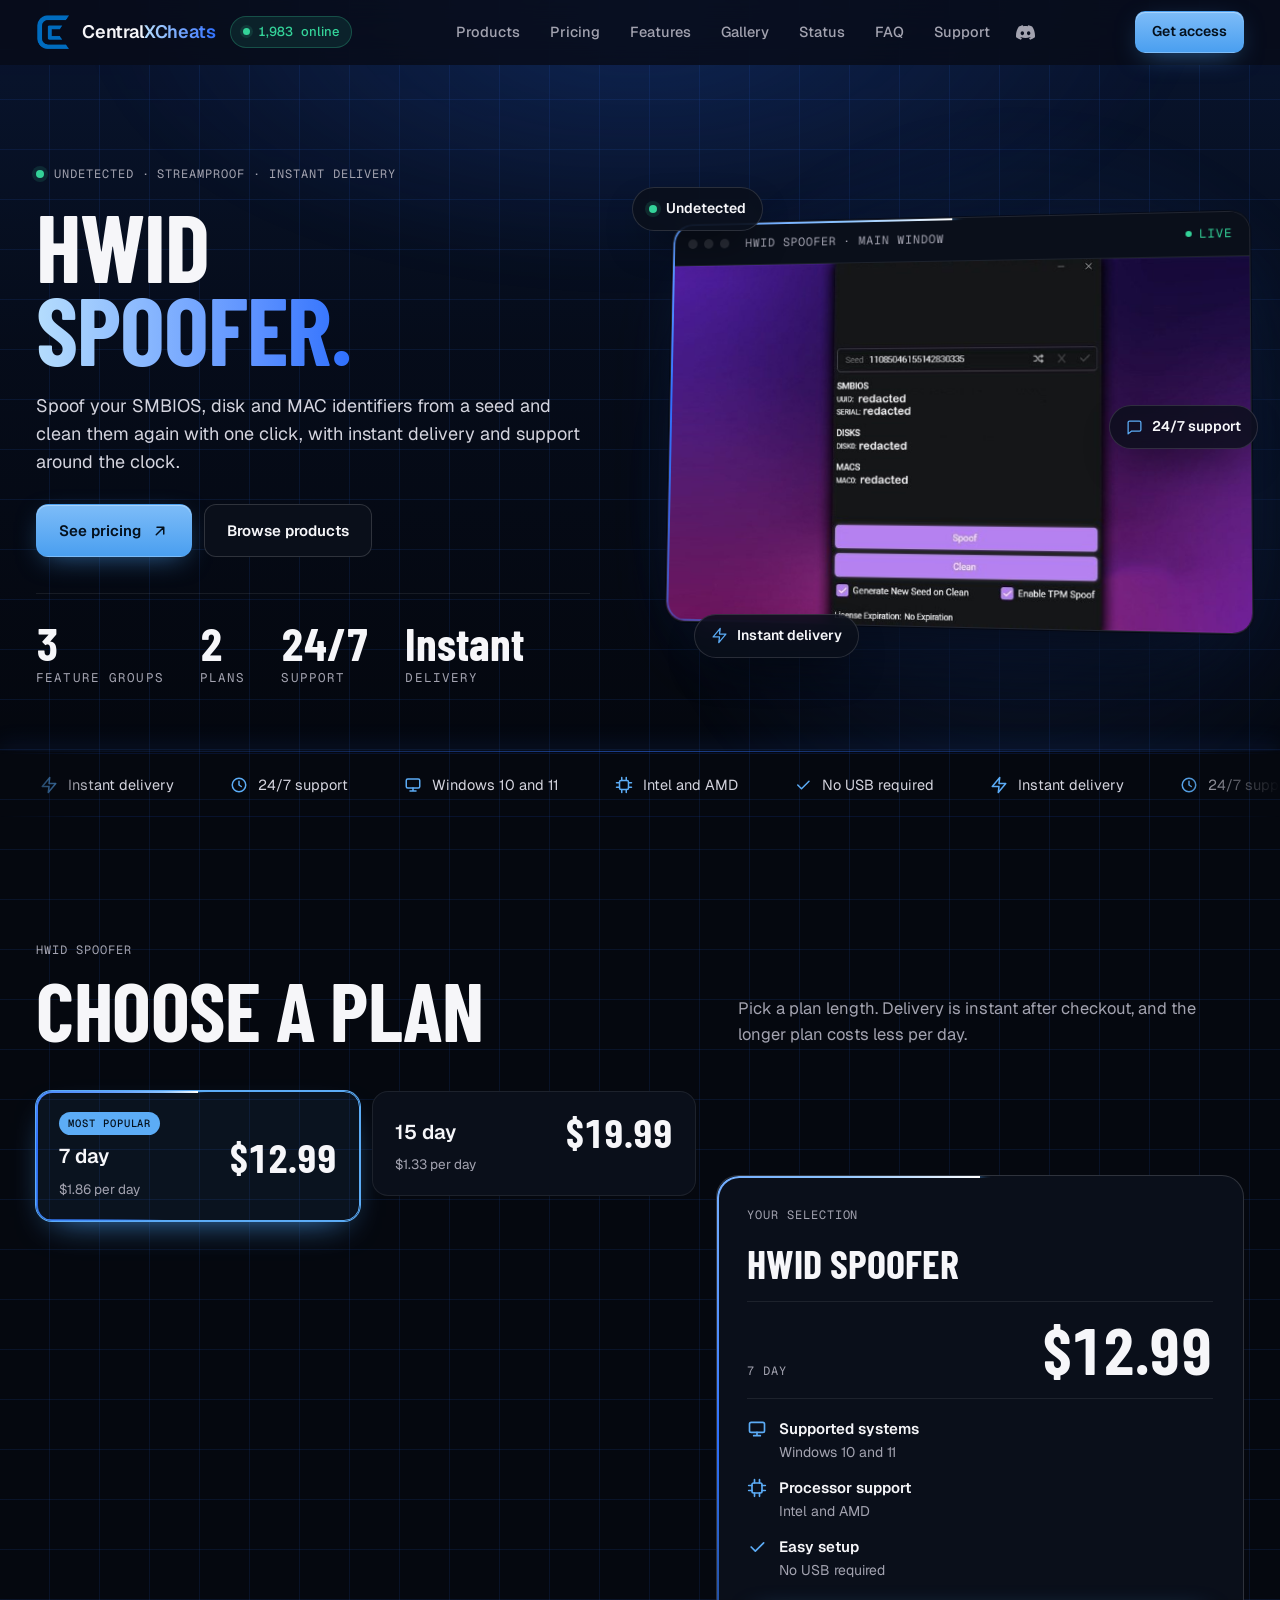
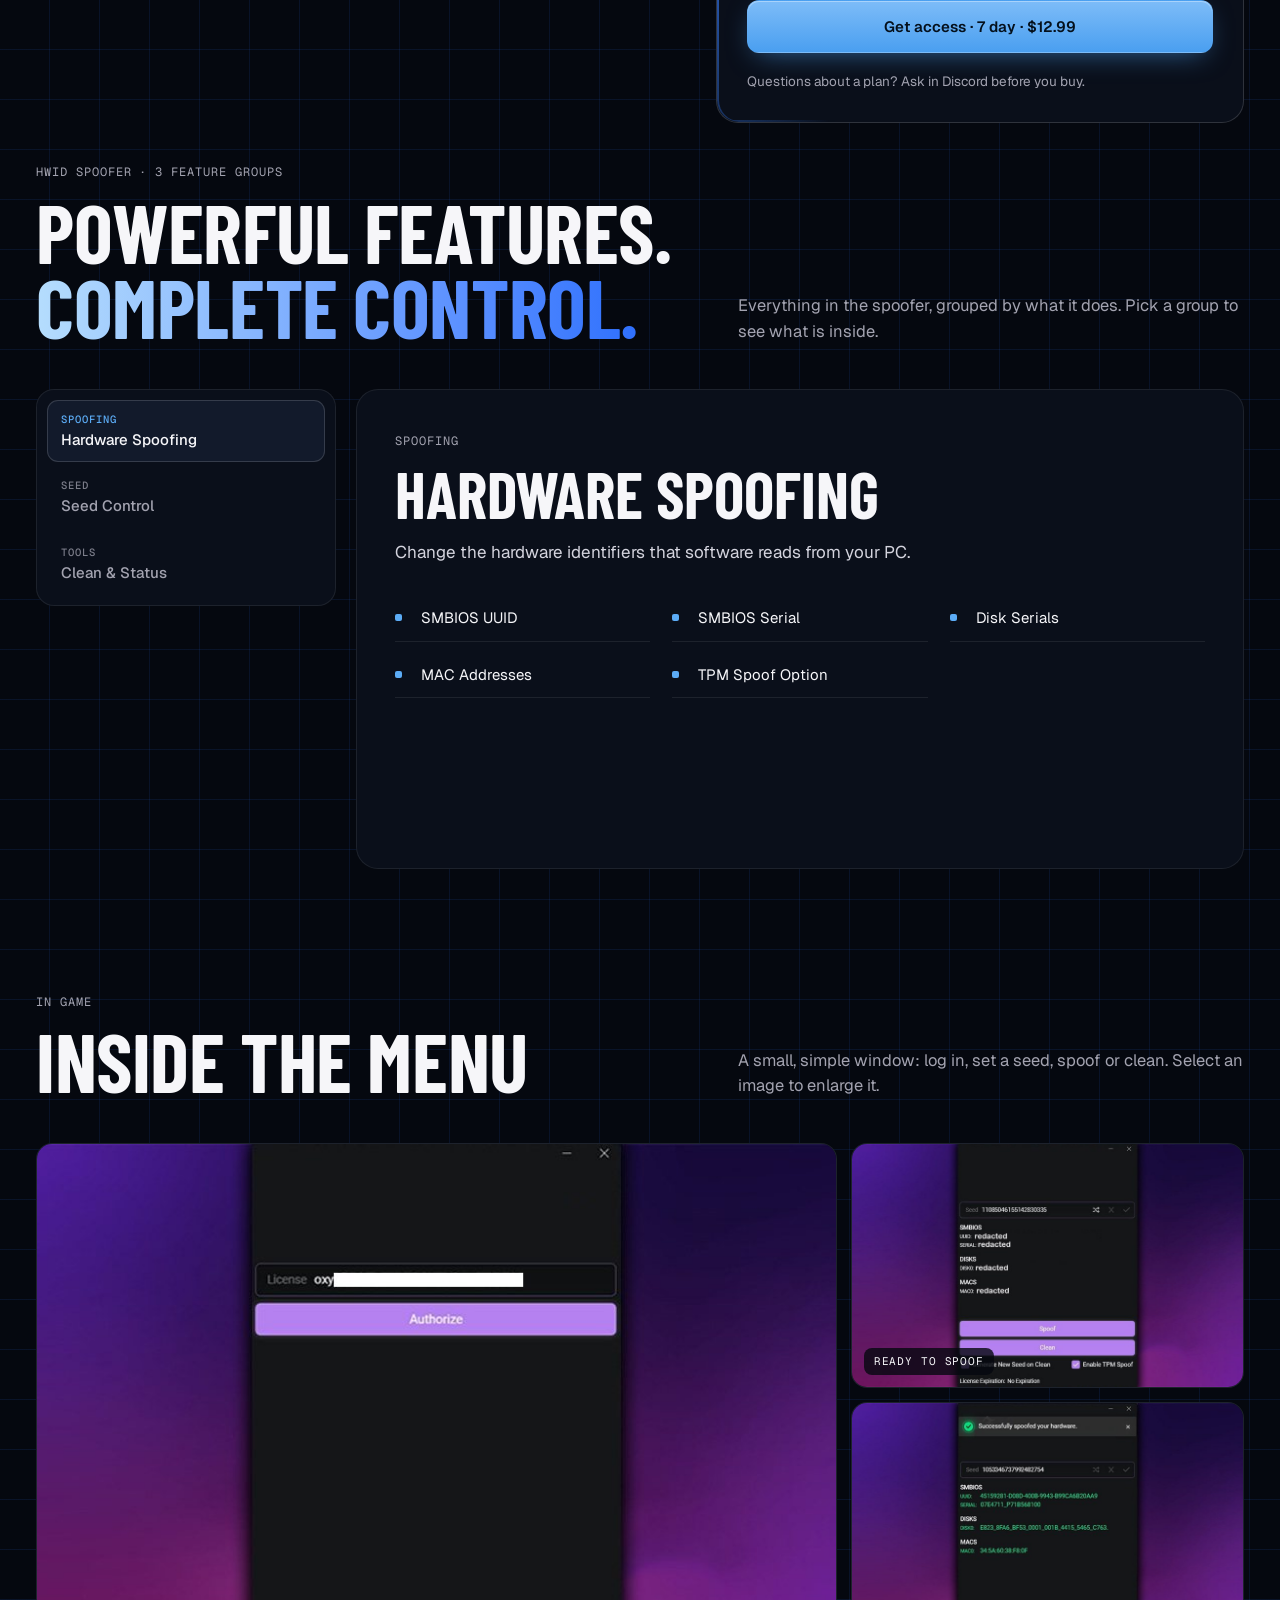
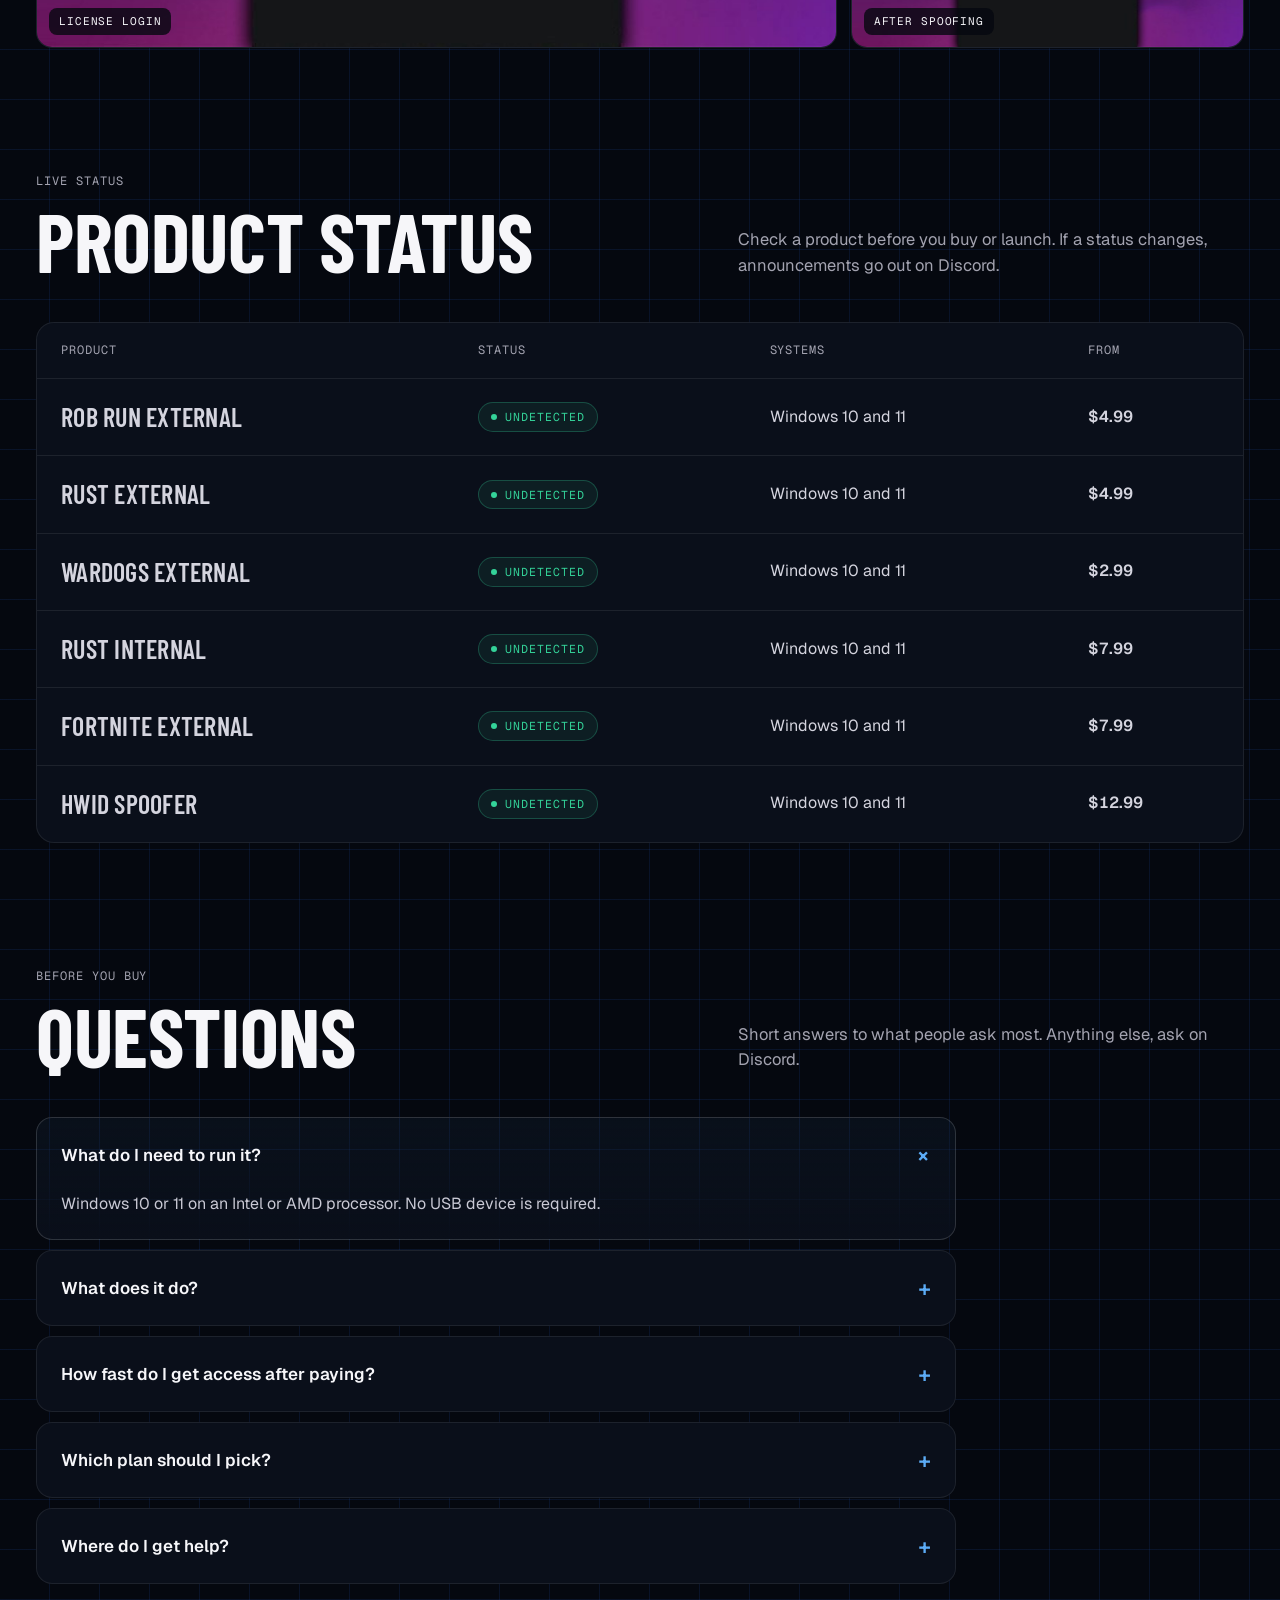
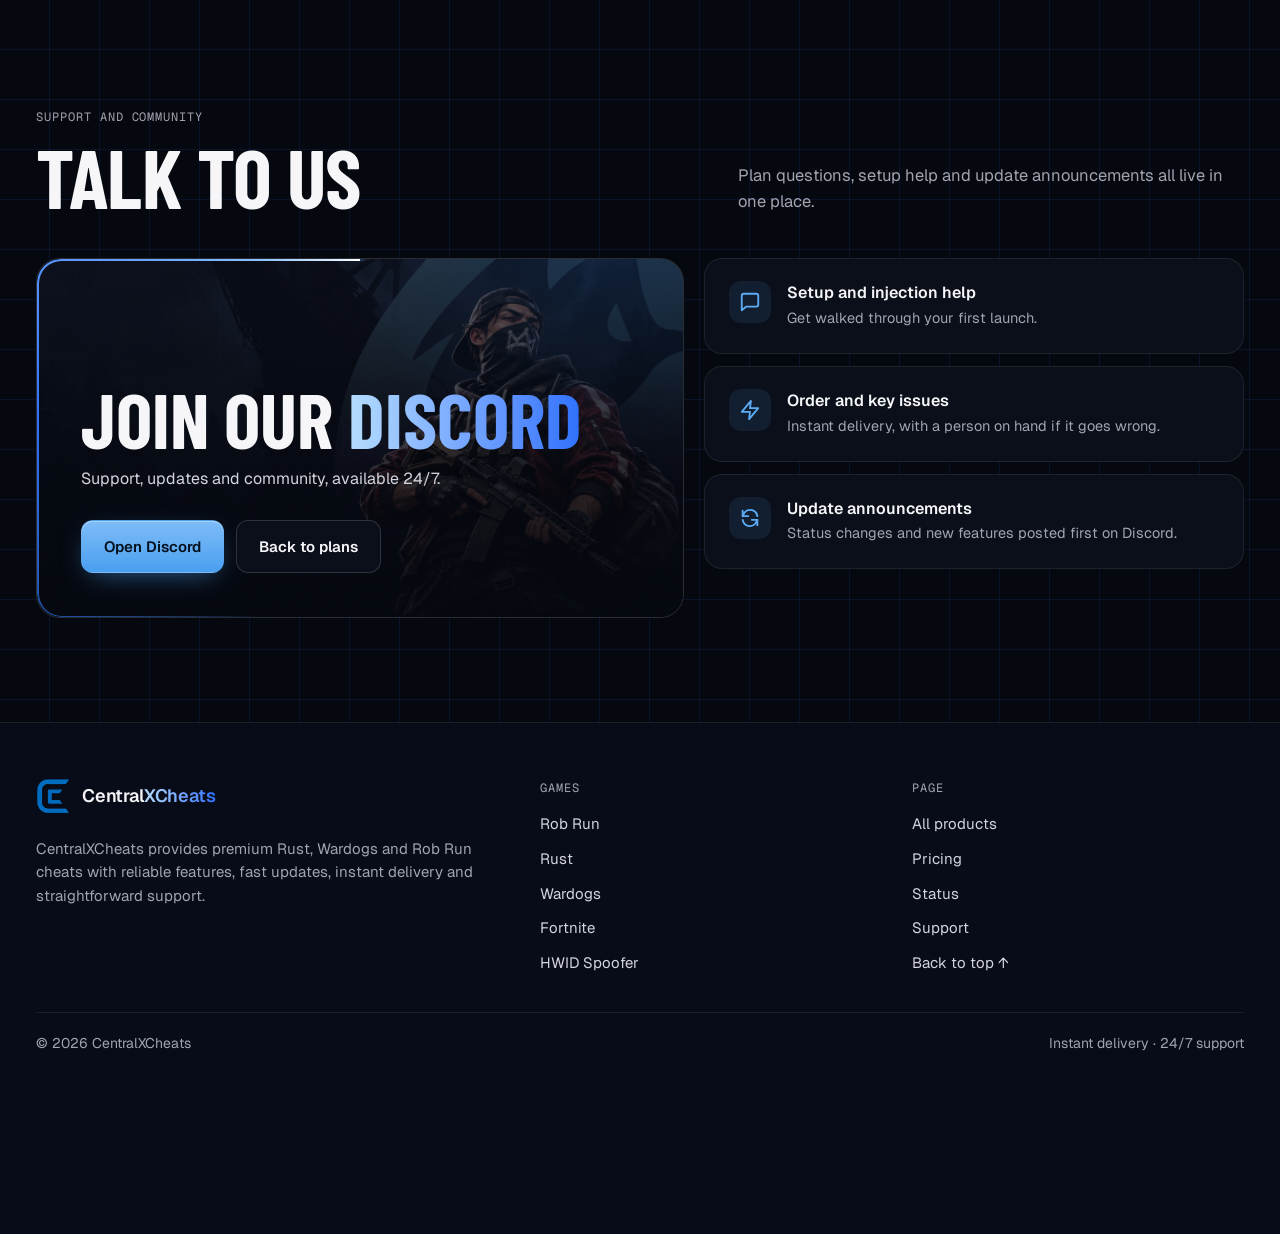
<file: hwid-spoofer.html>
<!doctype html><html><head><meta charset=utf8><meta name=viewport content="width=device-width,initial-scale=1,viewport-fit=cover"><style>:root{color-scheme:light;box-sizing:border-box;padding-top:env(safe-area-inset-top,0px);padding-bottom:env(safe-area-inset-bottom,0px)}html{scroll-padding-top:env(safe-area-inset-top,0px)}body{margin:0;padding:0;font:14px -apple-system,BlinkMacSystemFont,sans-serif;background:#fff;color:#000}img{max-width:100%}[hidden]:not([hidden=until-found i]){display:none!important}</style></head><body>
<title>HWID Spoofer – CentralXCheats</title>
<meta name="description" content="HWID Spoofer by CentralXCheats: spoof SMBIOS, disk and MAC identifiers from a seed and clean them again with one click. Instant delivery and 24/7 support.">
<meta name="claude:viewport-fit-sides" content="cover">
<link rel="preconnect" href="https://fonts.googleapis.com">
<link rel="preconnect" href="https://fonts.gstatic.com" crossorigin>
<link rel="stylesheet" href="https://fonts.googleapis.com/css2?family=Barlow+Condensed:wght@500;600;700&family=Geist:wght@400;500;600;700&family=Geist+Mono:wght@400;500&display=swap">
<link rel="stylesheet" href="css/site.css">
<link rel="stylesheet" href="css/fx.css">

<header class="bar">
  <div class="wrap bar-in">
    <div class="brandset">
    <a class="brand" href="#top" data-nav aria-label="CentralXCheats, back to top">
      <img src="[data-uri]" alt="" width="34" height="34">
      <span>Central<span class="grad">XCheats</span></span>
    </a>
    <span class="live"><i></i><span id="online-n">1,983</span> online</span>
    </div>
    <nav class="nav" aria-label="Sections">
      <a href="products.html">Products</a>
      <a href="#pricing" data-nav>Pricing</a>
      <a href="#features" data-nav>Features</a>
      <a href="#gallery" data-nav>Gallery</a>
      <a href="#status" data-nav>Status</a>
      <a href="#faq" data-nav>FAQ</a>
      <a href="#support" data-nav>Support</a>
      <a class="nav-ic" href="https://discord.gg/wzjUdNQ74" target="_blank" rel="noopener" aria-label="Discord" title="Discord"><svg viewBox="0 0 24 24" fill="currentColor" aria-hidden="true"><path d="M20.317 4.3698a19.7913 19.7913 0 00-4.8851-1.5152.0741.0741 0 00-.0785.0371c-.211.3753-.4447.8648-.6083 1.2495-1.8447-.2762-3.68-.2762-5.4868 0-.1636-.3933-.4058-.8742-.6177-1.2495a.077.077 0 00-.0785-.037 19.7363 19.7363 0 00-4.8852 1.515.0699.0699 0 00-.0321.0277C.5334 9.0458-.319 13.5799.0992 18.0578a.0824.0824 0 00.0312.0561c2.0528 1.5076 4.0413 2.4228 5.9929 3.0294a.0777.0777 0 00.0842-.0276c.4616-.6304.8731-1.2952 1.226-1.9942a.076.076 0 00-.0416-.1057c-.6528-.2476-1.2743-.5495-1.8722-.8923a.077.077 0 01-.0076-.1277c.1258-.0943.2517-.1923.3718-.2914a.0743.0743 0 01.0776-.0105c3.9278 1.7933 8.18 1.7933 12.0614 0a.0739.0739 0 01.0785.0095c.1202.099.246.1981.3728.2924a.077.077 0 01-.0066.1276 12.2986 12.2986 0 01-1.873.8914.0766.0766 0 00-.0407.1067c.3604.698.7719 1.3628 1.225 1.9932a.076.076 0 00.0842.0286c1.961-.6067 3.9495-1.5219 6.0023-3.0294a.077.077 0 00.0313-.0552c.5004-5.177-.8382-9.6739-3.5485-13.6604a.061.061 0 00-.0312-.0286zM8.02 15.3312c-1.1825 0-2.1569-1.0857-2.1569-2.419 0-1.3332.9555-2.4189 2.157-2.4189 1.2108 0 2.1757 1.0952 2.1568 2.419 0 1.3332-.9555 2.4189-2.1569 2.4189zm7.9748 0c-1.1825 0-2.1569-1.0857-2.1569-2.419 0-1.3332.9554-2.4189 2.1569-2.4189 1.2108 0 2.1757 1.0952 2.1568 2.419 0 1.3332-.946 2.4189-2.1568 2.4189Z"/></svg></a>
    </nav>
    <a class="btn btn-primary btn-sm" href="#pricing" data-nav>Get access</a>
  </div>
</header>

<main>
  <div id="top" class="hero" style="scroll-margin-top:0">
    <div class="wrap hero-in">
      <div>
        <span class="eyebrow mono"><span class="dot"></span>Undetected · Streamproof · Instant delivery</span>
        <h1>HWID<br><span class="grad">Spoofer.</span></h1>
        <p class="lead">Spoof your SMBIOS, disk and MAC identifiers from a seed and clean them again with one click, with instant delivery and support around the clock.</p>
        <div class="cta-row">
          <a class="btn btn-primary" href="#pricing" data-nav>See pricing
            <svg viewBox="0 0 24 24" fill="none" stroke="currentColor" stroke-width="2" stroke-linecap="round" stroke-linejoin="round"><path d="M7 17 17 7M8 7h9v9"/></svg></a>
          <a class="btn btn-ghost" href="products.html">Browse products</a>
        </div>
        <div class="hero-stats"><div><b data-count="3">3</b><span>Feature groups</span></div><div><b data-count="2">2</b><span>Plans</span></div><div><b>24/7</b><span>Support</span></div><div><b>Instant</b><span>Delivery</span></div></div>
      </div>
      <div class="hero-visual" id="hv">
        <div class="hero-frame">
          <div class="hf-bar"><i></i><i></i><i></i><span class="mono">HWID Spoofer · Main window</span><span class="hf-live mono"><b></b>Live</span></div>
          <img src="img/spoofer-shot2.jpg" alt="The spoofer window with seed, hardware readout and Spoof and Clean buttons" width="900" height="500">
          <div class="hf-scan" aria-hidden="true"></div>
        </div>
        <span class="float f1"><i class="dot"></i>Undetected</span>
        <span class="float f2"><svg viewBox="0 0 24 24" fill="none" stroke="currentColor" stroke-width="1.8" stroke-linecap="round" stroke-linejoin="round"><path d="M21 15a2 2 0 0 1-2 2H8l-5 4V5a2 2 0 0 1 2-2h14a2 2 0 0 1 2 2z"/></svg>24/7 support</span>
        <span class="float f3"><svg viewBox="0 0 24 24" fill="none" stroke="currentColor" stroke-width="1.8" stroke-linecap="round" stroke-linejoin="round"><path d="M13 2 3 14h9l-1 8 10-12h-9z"/></svg>Instant delivery</span>
      </div>
    </div>
  </div>

  <div class="facts">
    <div class="wrap"><ul>
      <li><svg viewBox="0 0 24 24" fill="none" stroke="currentColor" stroke-width="2" stroke-linecap="round" stroke-linejoin="round"><path d="M13 2 3 14h9l-1 8 10-12h-9z"/></svg>Instant delivery</li>
      <li><svg viewBox="0 0 24 24" fill="none" stroke="currentColor" stroke-width="2" stroke-linecap="round" stroke-linejoin="round"><circle cx="12" cy="12" r="9"/><path d="M12 7v5l3 2"/></svg>24/7 support</li>
      <li><svg viewBox="0 0 24 24" fill="none" stroke="currentColor" stroke-width="2" stroke-linecap="round" stroke-linejoin="round"><rect x="3" y="4" width="18" height="12" rx="2"/><path d="M8 20h8M12 16v4"/></svg>Windows 10 and 11</li>
      <li><svg viewBox="0 0 24 24" fill="none" stroke="currentColor" stroke-width="2" stroke-linecap="round" stroke-linejoin="round"><rect x="6" y="6" width="12" height="12" rx="2"/><path d="M9 2v4M15 2v4M9 18v4M15 18v4M2 9h4M2 15h4M18 9h4M18 15h4"/></svg>Intel and AMD</li>
      <li><svg viewBox="0 0 24 24" fill="none" stroke="currentColor" stroke-width="2" stroke-linecap="round" stroke-linejoin="round"><path d="m5 12 5 5L20 7"/></svg>No USB required</li>
    </ul></div>
  </div>


  <!-- PRICING -->
  <section id="pricing" class="sec">
    <div class="wrap">
      <div class="sec-head">
        <div><span class="mono">HWID Spoofer</span><h2>Choose a plan</h2></div>
        <p>Pick a plan length. Delivery is instant after checkout, and the longer plan costs less per day.</p>
      </div>
      <div class="pricing">
        <fieldset id="plans" class="plans" style="border:0;padding:0;margin:0;min-width:0">
          <legend class="mono" style="position:absolute;width:1px;height:1px;overflow:hidden;clip:rect(0 0 0 0)">Plan length</legend>
        </fieldset>
        <aside class="summary" aria-live="polite">
          <span class="mono">Your selection</span>
          <h3 id="sum-name">HWID Spoofer</h3>
          <div class="total"><span id="sum-plan" class="mono">7 day</span><b id="sum-price">$12.99</b></div>
          <ul class="ticks">
            <li><svg viewBox="0 0 24 24" fill="none" stroke="currentColor" stroke-width="2" stroke-linecap="round" stroke-linejoin="round"><rect x="3" y="4" width="18" height="12" rx="2"/><path d="M8 20h8M12 16v4"/></svg><div><b>Supported systems</b><span>Windows 10 and 11</span></div></li>
            <li><svg viewBox="0 0 24 24" fill="none" stroke="currentColor" stroke-width="2" stroke-linecap="round" stroke-linejoin="round"><rect x="6" y="6" width="12" height="12" rx="2"/><path d="M9 2v4M15 2v4M9 18v4M15 18v4M2 9h4M2 15h4M18 9h4M18 15h4"/></svg><div><b>Processor support</b><span>Intel and AMD</span></div></li>
            <li><svg viewBox="0 0 24 24" fill="none" stroke="currentColor" stroke-width="2" stroke-linecap="round" stroke-linejoin="round"><path d="m5 12 5 5L20 7"/></svg><div><b>Easy setup</b><span>No USB required</span></div></li>
          </ul>
          <a id="checkout" class="btn btn-primary" href="#support" data-nav>Get access</a>
          <p class="note">Questions about a plan? Ask in Discord before you buy.</p>
        </aside>
      </div>
    </div>
  </section>

  <!-- FEATURES -->
  <section id="features" class="sec">
    <div class="wrap">
      <div class="sec-head">
        <div><span class="mono">HWID Spoofer · 3 feature groups</span><h2>Powerful features.<br><span class="grad">Complete control.</span></h2></div>
        <p>Everything in the spoofer, grouped by what it does. Pick a group to see what is inside.</p>
      </div>
      <div class="fx">
        <div class="fx-list" role="tablist" aria-label="Feature groups" id="fx-list"></div>
        <div class="fx-panel" id="fx-panel" role="tabpanel" aria-live="polite"></div>
      </div>
    </div>
  </section>

  <!-- GALLERY -->
  <section id="gallery" class="sec">
    <div class="wrap">
      <div class="sec-head">
        <div><span class="mono">In game</span><h2>Inside the menu</h2></div>
        <p>A small, simple window: log in, set a seed, spoof or clean. Select an image to enlarge it.</p>
      </div>
      <div class="gallery" id="gallery-grid"></div>
    </div>
  </section>

  <!-- STATUS -->
  <section id="status" class="sec">
    <div class="wrap">
      <div class="sec-head">
        <div><span class="mono">Live status</span><h2>Product status</h2></div>
        <p>Check a product before you buy or launch. If a status changes, announcements go out on Discord.</p>
      </div>
      <div class="table-wrap">
        <table>
          <thead><tr><th class="mono">Product</th><th class="mono">Status</th><th class="mono">Systems</th><th class="mono">From</th></tr></thead>
          <tbody>
            <tr><td><b>Rob Run External</b></td><td><span class="pill"><i></i>Undetected</span></td><td>Windows 10 and 11</td><td class="num">$4.99</td></tr>
            <tr><td><b>Rust External</b></td><td><span class="pill"><i></i>Undetected</span></td><td>Windows 10 and 11</td><td class="num">$4.99</td></tr>
            <tr><td><b>Wardogs External</b></td><td><span class="pill"><i></i>Undetected</span></td><td>Windows 10 and 11</td><td class="num">$2.99</td></tr>
            <tr><td><b>Rust Internal</b></td><td><span class="pill"><i></i>Undetected</span></td><td>Windows 10 and 11</td><td class="num">$7.99</td></tr>
            <tr><td><b>Fortnite External</b></td><td><span class="pill"><i></i>Undetected</span></td><td>Windows 10 and 11</td><td class="num">$7.99</td></tr>
            <tr><td><b>HWID Spoofer</b></td><td><span class="pill"><i></i>Undetected</span></td><td>Windows 10 and 11</td><td class="num">$12.99</td></tr>
          </tbody>
        </table>
      </div>
    </div>
  </section>


  <!-- FAQ -->
  <section id="faq" class="sec">
    <div class="wrap">
      <div class="sec-head">
        <div><span class="mono">Before you buy</span><h2>Questions</h2></div>
        <p>Short answers to what people ask most. Anything else, ask on Discord.</p>
      </div>
      <div class="faq">
        <details open><summary>What do I need to run it?</summary><p>Windows 10 or 11 on an Intel or AMD processor. No USB device is required.</p></details>
        <details><summary>What does it do?</summary><p>It changes the SMBIOS, disk and MAC identifiers that software reads from your PC, using a seed you can set or randomize. A Clean option lets you generate a fresh seed, and there is an optional TPM spoof toggle.</p></details>
        <details><summary>How fast do I get access after paying?</summary><p>Delivery is instant. Your key is available as soon as the order completes.</p></details>
        <details><summary>Which plan should I pick?</summary><p>The 7 day plan is the quickest way to try it, and the 15 day plan has the lower price per day.</p></details>
        <details><summary>Where do I get help?</summary><p>Support is available around the clock on Discord, along with updates and the community.</p></details>
      </div>
    </div>
  </section>

  <!-- SUPPORT -->
  <section id="support" class="sec">
    <div class="wrap">
      <div class="sec-head">
        <div><span class="mono">Support and community</span><h2>Talk to us</h2></div>
        <p>Plan questions, setup help and update announcements all live in one place.</p>
      </div>
      <div class="support">
        <div class="cta-panel">
          <h3>Join our <span class="grad">Discord</span></h3>
          <p>Support, updates and community, available 24/7.</p>
          <div class="cta-row"><a class="btn btn-primary" id="discord" href="https://discord.gg/wzjUdNQ74" target="_blank" rel="noopener">Open Discord</a>
            <a class="btn btn-ghost" href="#pricing" data-nav>Back to plans</a></div>
        </div>
        <div class="helps">
          <div class="help"><svg viewBox="0 0 24 24" fill="none" stroke="currentColor" stroke-width="2" stroke-linecap="round" stroke-linejoin="round"><path d="M21 15a2 2 0 0 1-2 2H8l-5 4V5a2 2 0 0 1 2-2h14a2 2 0 0 1 2 2z"/></svg><div><b>Setup and injection help</b><span>Get walked through your first launch.</span></div></div>
          <div class="help"><svg viewBox="0 0 24 24" fill="none" stroke="currentColor" stroke-width="2" stroke-linecap="round" stroke-linejoin="round"><path d="M13 2 3 14h9l-1 8 10-12h-9z"/></svg><div><b>Order and key issues</b><span>Instant delivery, with a person on hand if it goes wrong.</span></div></div>
          <div class="help"><svg viewBox="0 0 24 24" fill="none" stroke="currentColor" stroke-width="2" stroke-linecap="round" stroke-linejoin="round"><path d="M4 4v6h6M20 20v-6h-6"/><path d="M20 10A8 8 0 0 0 6 6L4 10m16 4-2 4a8 8 0 0 1-14-4"/></svg><div><b>Update announcements</b><span>Status changes and new features posted first on Discord.</span></div></div>
        </div>
      </div>
    </div>
  </section>
</main>

<footer class="site">
  <div class="wrap">
    <div class="foot-in">
      <div>
        <a class="brand" href="#top" data-nav><img src="[data-uri]" alt="" width="34" height="34"><span>Central<span class="grad">XCheats</span></span></a>
        <p>CentralXCheats provides premium Rust, Wardogs and Rob Run cheats with reliable features, fast updates, instant delivery and straightforward support.</p>
      </div>
      <div><h4 class="mono">Games</h4><ul><li><a href="products.html?game=robrun">Rob Run</a></li><li><a href="products.html?game=rust">Rust</a></li><li><a href="products.html?game=wardogs">Wardogs</a></li><li><a href="products.html?game=fortnite">Fortnite</a></li><li><a href="products.html?game=spoofer">HWID Spoofer</a></li></ul></div>
      <div><h4 class="mono">Page</h4><ul><li><a href="products.html">All products</a></li><li><a href="#pricing" data-nav>Pricing</a></li><li><a href="#status" data-nav>Status</a></li><li><a href="#support" data-nav>Support</a></li><li><a href="#top" data-nav>Back to top ↑</a></li></ul></div>
    </div>
    <div class="foot-base"><span>© 2026 CentralXCheats</span><span>Instant delivery · 24/7 support</span></div>
  </div>
  <div class="wm" aria-hidden="true">CentralXCheats</div>
</footer>

<div class="lb" id="lb" hidden role="dialog" aria-modal="true" aria-label="Screenshot viewer">
  <button class="lb-btn lb-close" id="lb-close" aria-label="Close">×</button>
  <button class="lb-btn lb-prev" id="lb-prev" aria-label="Previous">‹</button>
  <img id="lb-img" alt="">
  <button class="lb-btn lb-next" id="lb-next" aria-label="Next">›</button>
</div>

<script>
/* ------------ editable content ------------ */
var CHECKOUT_URL = "";                       // set to your store link to send "Get access" there
var DISCORD_URL  = "https://discord.gg/wzjUdNQ74";    // set to your invite link
var ONLINE = 1983;                           // replace with a real figure or live source
var PLANS = [
  {"id": "7d", "name": "7 day", "price": 12.99, "note": "$1.86 per day", "url": "https://buy.stripe.com/bJe4gB7SEdwAaIHgOK87K0p", "tag": "Most popular"},
  {"id": "15d", "name": "15 day", "price": 19.99, "note": "$1.33 per day", "url": "https://buy.stripe.com/dRm3cx0qc2RW8AzgOK87K0q"}
];
var DEFAULT_PLAN = "7d";
var GROUPS = [{"label": "SPOOFING", "title": "Hardware Spoofing", "desc": "Change the hardware identifiers that software reads from your PC.", "items": ["SMBIOS UUID", "SMBIOS Serial", "Disk Serials", "MAC Addresses", "TPM Spoof Option"]}, {"label": "SEED", "title": "Seed Control", "desc": "Drive the spoofed values from a seed you can set, randomize or regenerate.", "items": ["Custom Seed Input", "Randomize Seed", "Apply Seed", "Generate New Seed on Clean"]}, {"label": "TOOLS", "title": "Clean & Status", "desc": "Run it, undo it and see exactly what changed.", "items": ["One-Click Spoof", "One-Click Clean", "Hardware Readout", "Success Confirmation", "License Key Login", "License Expiry Display"]}];
var SHOTS = ["img/spoofer-shot1.jpg", "img/spoofer-shot2.jpg", "img/spoofer-shot3.jpg"];
var SHOT_LABELS = ["License login", "Ready to spoof", "After spoofing"];

/* ------------ helpers ------------ */
var reduce = window.matchMedia && matchMedia("(prefers-reduced-motion: reduce)").matches;
function el(tag, attrs, html) { var n = document.createElement(tag); for (var k in (attrs||{})) n.setAttribute(k, attrs[k]); if (html != null) n.innerHTML = html; return n; }
function esc(s) { return String(s).replace(/[&<>"]/g, function (c) { return {"&":"&amp;","<":"&lt;",">":"&gt;",'"':"&quot;"}[c]; }); }
function money(n) { return "$" + n.toFixed(2); }

/* ------------ section navigation: scroll on the same page ------------ */
function goTo(id, push) {
  var t = document.getElementById(id); if (!t) return;
  t.scrollIntoView({ behavior: reduce ? "auto" : "smooth", block: "start" });
  if (push) { try { history.replaceState(null, "", "#" + id); } catch (e) {} }
}
document.addEventListener("click", function (e) {
  var a = e.target.closest && e.target.closest("a[data-nav]"); if (!a) return;
  e.preventDefault(); goTo(a.getAttribute("href").slice(1), true);
});
var links = [].slice.call(document.querySelectorAll(".nav a"));
var secs = links.map(function (a) { var h = a.getAttribute("href"); return h.charAt(0) === "#" ? document.getElementById(h.slice(1)) : null; });
function spy() {
  var y = window.scrollY + (parseInt(getComputedStyle(document.documentElement).getPropertyValue("--bar-h")) || 64) + 140, cur = -1;
  secs.forEach(function (s, i) { if (s && s.offsetTop <= y) cur = i; });
  links.forEach(function (a, i) { a.setAttribute("aria-current", i === cur ? "true" : "false"); });
  if (cur >= 0 && links[cur].scrollIntoView && window.innerWidth <= 760) { var n = links[cur].parentNode; n.scrollLeft = links[cur].offsetLeft - 40; }
}
window.addEventListener("scroll", spy, { passive: true }); window.addEventListener("resize", spy); spy();
if (location.hash && document.getElementById(location.hash.slice(1))) setTimeout(function () { goTo(location.hash.slice(1), false); }, 60);
document.getElementById("discord").href = DISCORD_URL;

/* ------------ plans ------------ */
var planBox = document.getElementById("plans");
PLANS.forEach(function (p) {
  var l = el("label", { "class": "plan" + (p.wide ? " wide" : "") });
  l.innerHTML = '<input type="radio" name="plan" value="' + p.id + '"' + (p.id === DEFAULT_PLAN ? " checked" : "") + '><span>' +
    (p.tag ? '<em class="tag" style="font-style:normal">' + esc(p.tag) + '</em>' : '') +
    '<b>' + esc(p.name) + '</b><i class="p" style="font-style:normal">' + money(p.price) + '</i><small>' + esc(p.note) + '</small></span>';
  planBox.appendChild(l);
});
function setPlan(id) {
  var p = PLANS.filter(function (x) { return x.id === id; })[0] || PLANS[0];
  document.getElementById("sum-plan").textContent = p.name;
  document.getElementById("sum-price").textContent = money(p.price);
  var c = document.getElementById("checkout");
  c.textContent = "Get access · " + p.name + " · " + money(p.price);
  var link = p.url || CHECKOUT_URL;
  if (link) { c.removeAttribute("data-nav"); c.href = link; c.target = "_blank"; c.rel = "noopener"; }
}
planBox.addEventListener("change", function (e) { if (e.target.name === "plan") setPlan(e.target.value); });
setPlan(DEFAULT_PLAN);

/* ------------ feature browser ------------ */
var fxList = document.getElementById("fx-list"), fxPanel = document.getElementById("fx-panel");
function showGroup(i) {
  var g = GROUPS[i];
  [].forEach.call(fxList.children, function (b, k) { b.setAttribute("aria-selected", k === i ? "true" : "false"); b.tabIndex = k === i ? 0 : -1; });
  fxPanel.innerHTML = '<span class="mono">' + esc(g.label) + '</span><h3>' + esc(g.title) + '</h3><p>' + esc(g.desc) + '</p><ul class="fx-items">' +
    g.items.map(function (t) { return "<li>" + esc(t) + "</li>"; }).join("") +
    (g.more ? '<li class="more">+' + g.more + ' more in the menu</li>' : "") + "</ul>";
}
GROUPS.forEach(function (g, i) {
  var b = el("button", { type: "button", role: "tab" }, "<small>" + esc(g.label) + "</small>" + esc(g.title));
  b.addEventListener("click", function () { showGroup(i); });
  b.addEventListener("keydown", function (e) {
    var d = e.key === "ArrowDown" || e.key === "ArrowRight" ? 1 : e.key === "ArrowUp" || e.key === "ArrowLeft" ? -1 : 0; if (!d) return;
    e.preventDefault(); var n = (i + d + GROUPS.length) % GROUPS.length; showGroup(n); fxList.children[n].focus();
  });
  fxList.appendChild(b);
});
if (GROUPS.length) showGroup(0);
else document.querySelector(".fx").innerHTML = '<div class="empty"><div><h3>Feature list coming soon</h3><p>The full list for this build is being added. Ask on Discord if you want to know what is inside before you buy.</p></div><a class="btn btn-ghost" href="' + esc(DISCORD_URL) + '" target="_blank" rel="noopener">Ask on Discord</a></div>';

/* ------------ gallery + lightbox ------------ */
var gal = document.getElementById("gallery-grid"), lb = document.getElementById("lb"), lbImg = document.getElementById("lb-img"), at = 0, lastFocus = null;
SHOTS.forEach(function (src, i) {
  var b = el("button", { "class": "shot", type: "button", "aria-label": "Open screenshot: " + SHOT_LABELS[i] }, '<img src="' + src + '" alt="" loading="lazy"><span>' + SHOT_LABELS[i] + "</span>");
  b.addEventListener("click", function () { lastFocus = b; show(i); lb.hidden = false; document.getElementById("lb-close").focus(); });
  gal.appendChild(b);
});
if (!SHOTS.length) { gal.className = ""; gal.innerHTML = '<div class="empty"><div><h3>Menu pictures coming soon</h3><p>Screenshots of this build are being added. Join the Discord to see it in action.</p></div><a class="btn btn-ghost" href="' + esc(DISCORD_URL) + '" target="_blank" rel="noopener">Join Discord</a></div>'; }
function show(i) { at = (i + SHOTS.length) % SHOTS.length; lbImg.src = SHOTS[at]; lbImg.alt = SHOT_LABELS[at]; }
function closeLb() { lb.hidden = true; if (lastFocus) lastFocus.focus(); }
document.getElementById("lb-close").onclick = closeLb;
document.getElementById("lb-prev").onclick = function () { show(at - 1); };
document.getElementById("lb-next").onclick = function () { show(at + 1); };
lb.addEventListener("click", function (e) { if (e.target === lb) closeLb(); });
document.addEventListener("keydown", function (e) { if (lb.hidden) return; if (e.key === "Escape") closeLb(); if (e.key === "ArrowLeft") show(at - 1); if (e.key === "ArrowRight") show(at + 1); });

/* ------------ online counter ------------ */
document.getElementById("online-n").textContent = ONLINE.toLocaleString("en-US");
</script>

<script src="js/fx.js"></script>

</body></html>
</file>
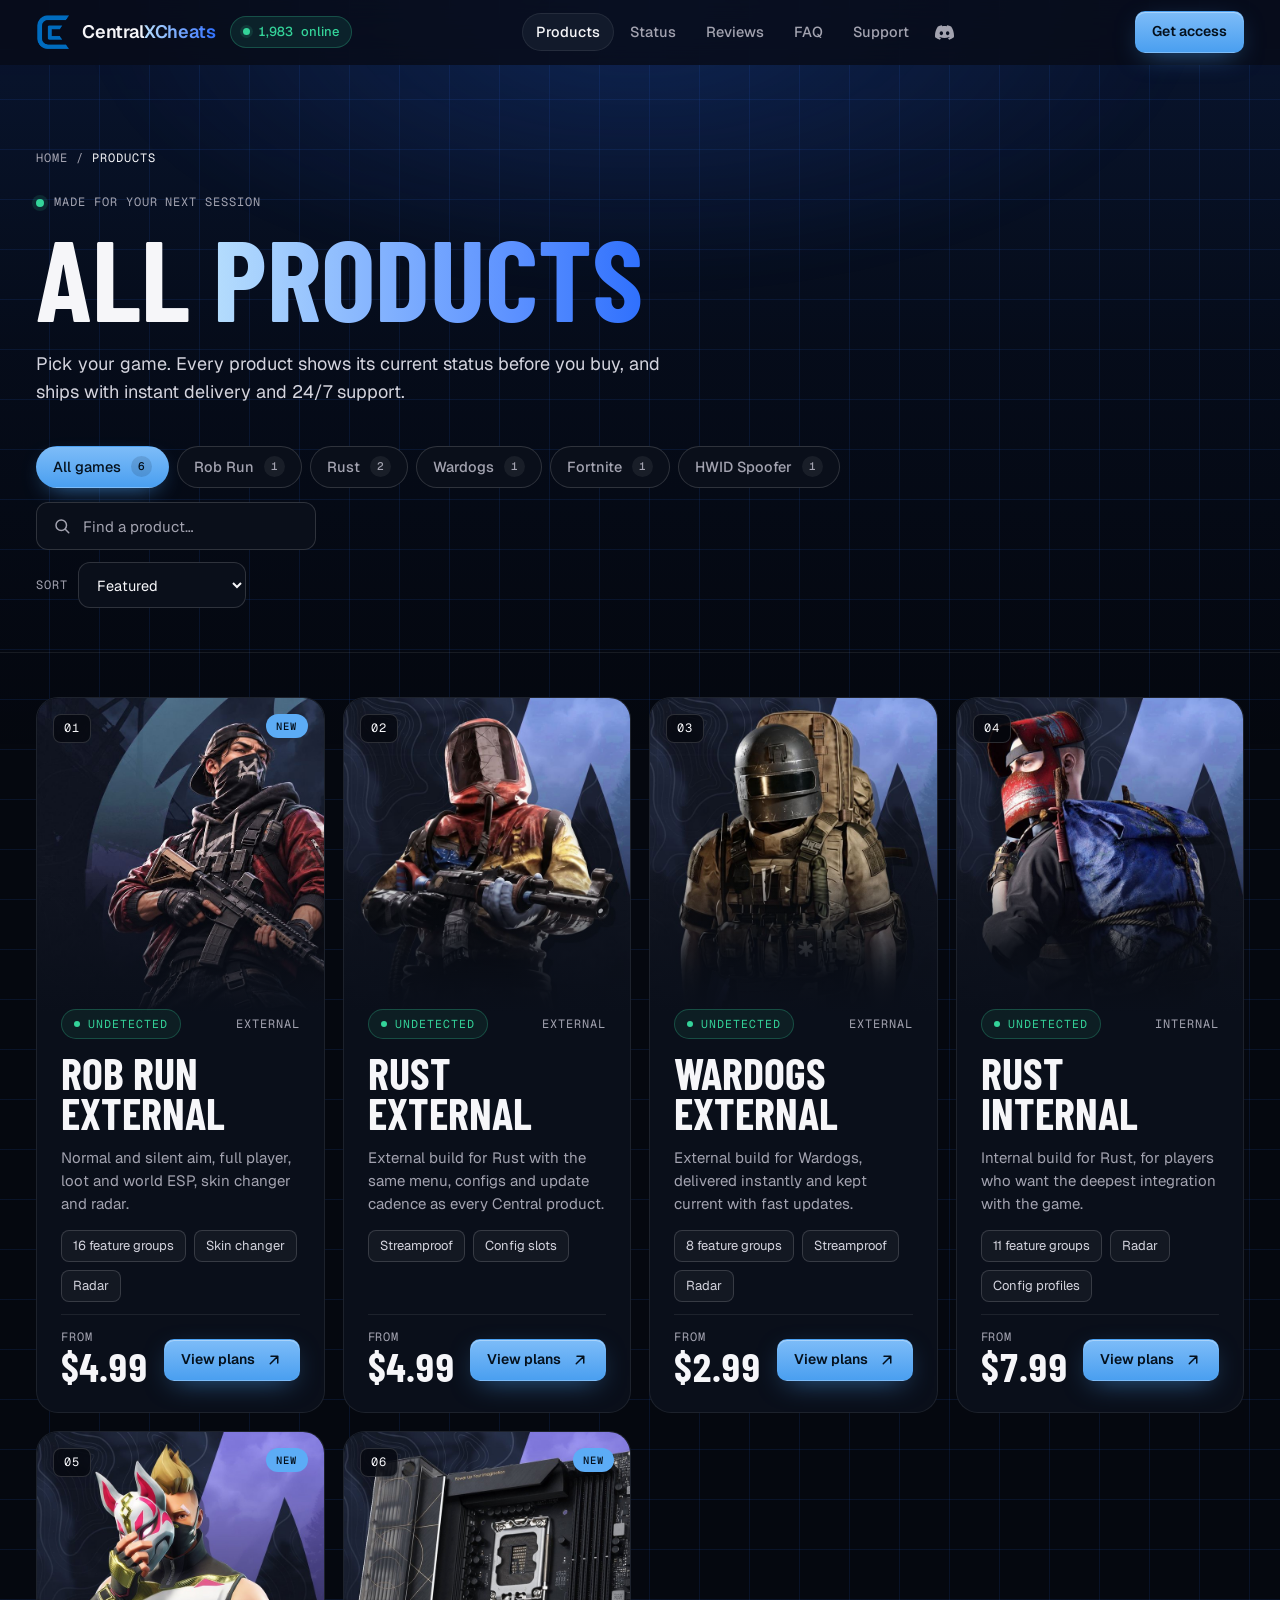
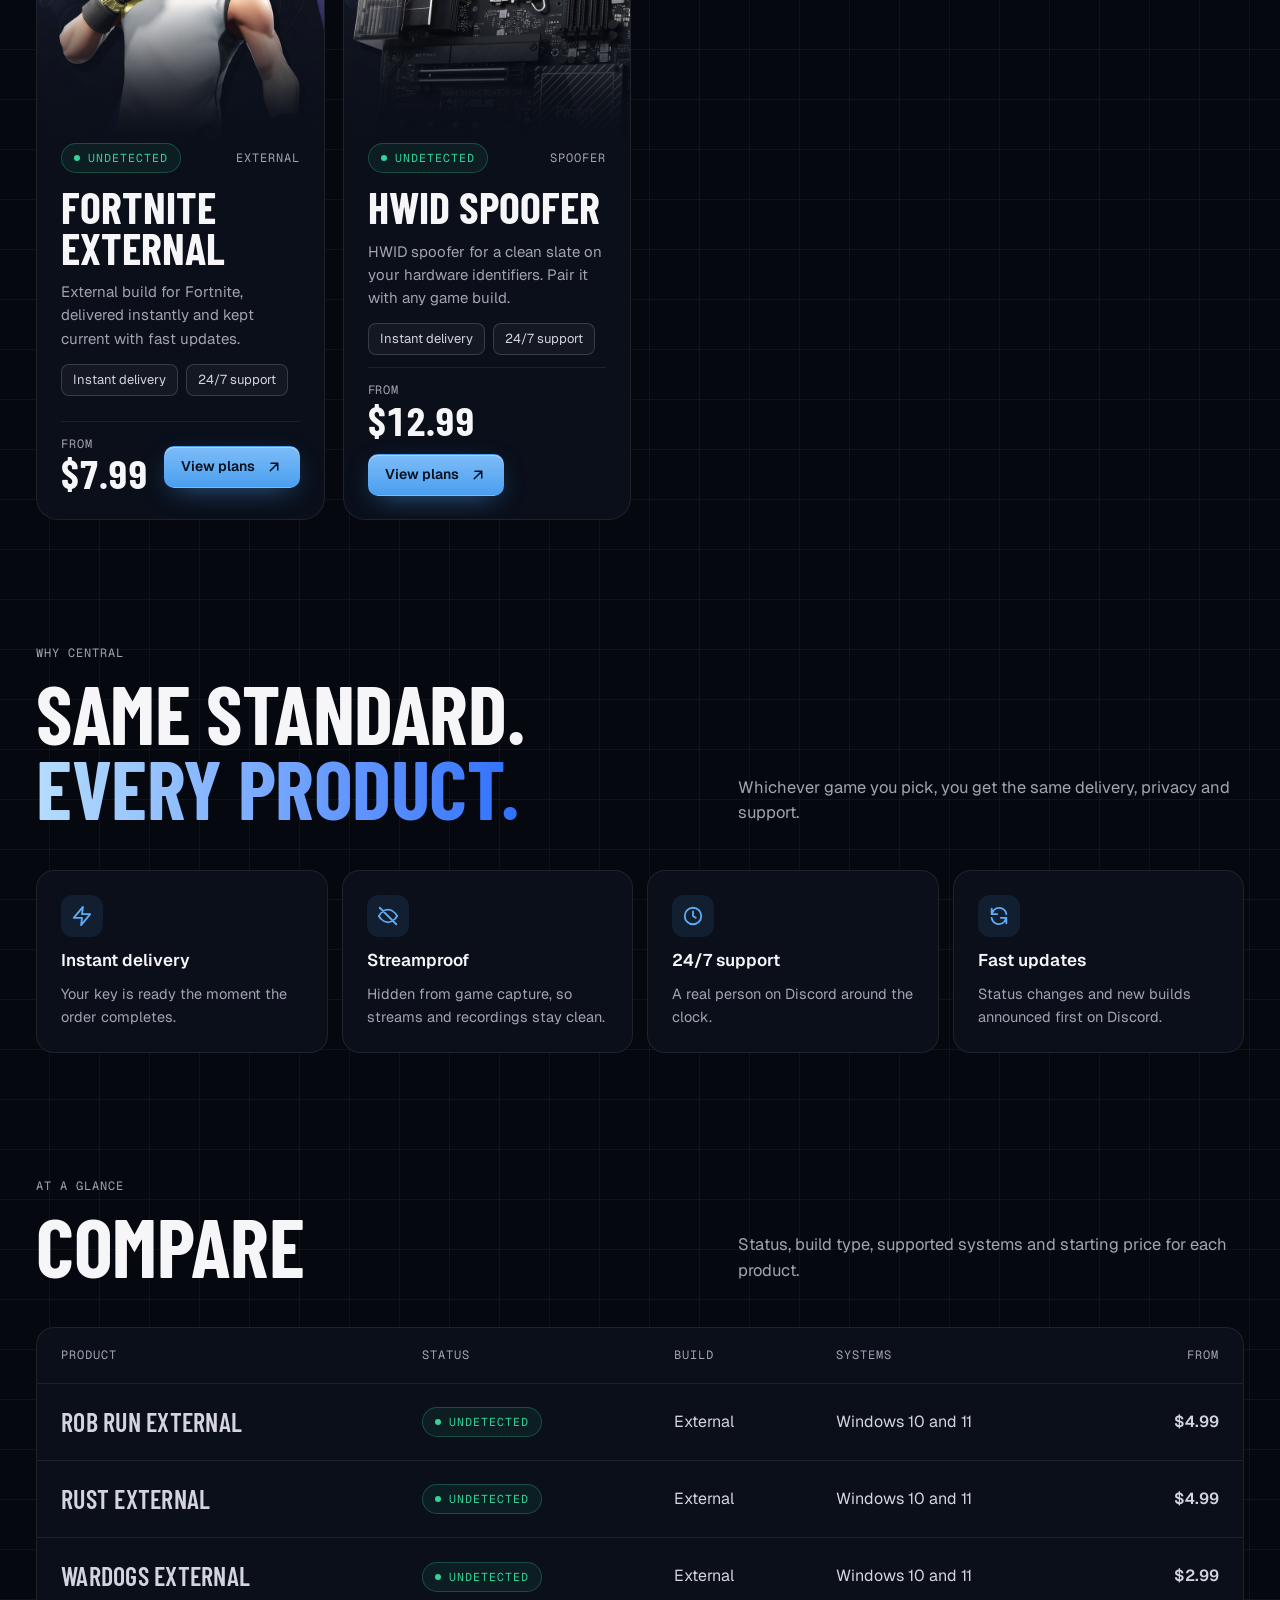
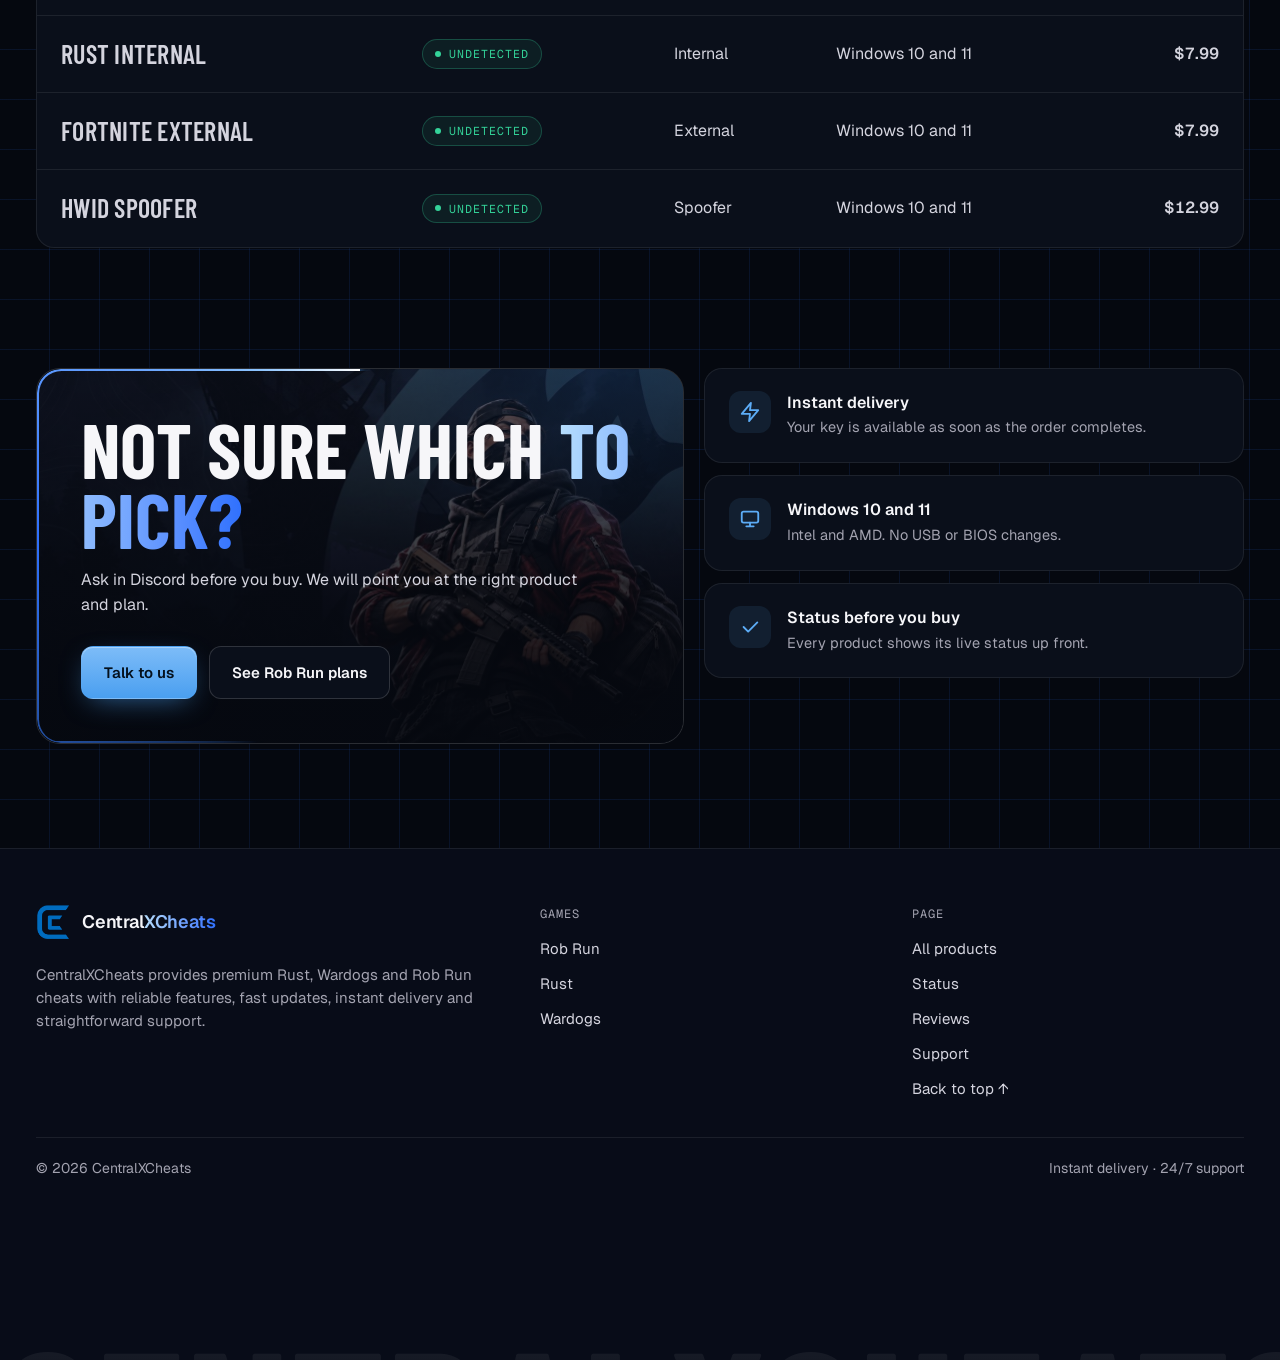
<file: products.html>
<!doctype html>
<html lang="en">
<head>
<meta charset="utf-8">
<meta name="viewport" content="width=device-width,initial-scale=1,viewport-fit=cover">
<meta name="theme-color" content="#05080f">
<title>Products – CentralXCheats</title>
<meta name="description" content="Browse every CentralXCheats product. Compare Rust, Wardogs, Rob Run and Fortnite builds, plus the HWID spoofer, check status and see pricing before you buy.">
<link rel="preconnect" href="https://fonts.googleapis.com">
<link rel="preconnect" href="https://fonts.gstatic.com" crossorigin>
<link rel="stylesheet" href="https://fonts.googleapis.com/css2?family=Barlow+Condensed:wght@500;600;700&family=Geist:wght@400;500;600;700&family=Geist+Mono:wght@400;500&display=swap">
<link rel="stylesheet" href="css/site.css">
<link rel="stylesheet" href="css/fx.css">
<style>
/* ---------- products page ---------- */
.phead { position: relative; isolation: isolate; border-bottom: 1px solid var(--line); overflow: hidden; }
.phead .hero-art { opacity: .55; background-position: 80% 30%; }
.phead .hero-art::after { background: linear-gradient(90deg, var(--bg) 0%, #05080ff2 40%, #05080f99 100%), linear-gradient(0deg, var(--bg) 0%, transparent 45%); }
.phead-in { padding-block: 84px 44px; }
.crumbs { display: flex; gap: 8px; align-items: center; margin-bottom: 22px; }
.crumbs a:hover { color: var(--accent); }
.phead h1 { margin: 12px 0 0; font-family: var(--font-display); font-weight: 700; text-transform: uppercase; font-size: clamp(60px, 9vw, 128px); line-height: .88; text-wrap: balance; }
.phead p.lead { margin: 22px 0 0; max-width: 54ch; font-size: 18px; color: #d4d4de; }
.toolbar { display: flex; flex-wrap: wrap; gap: 14px 20px; align-items: center; justify-content: space-between; margin-top: 40px; }
.fchips { display: flex; flex-wrap: wrap; gap: 8px; }
.fchip { display: inline-flex; align-items: center; gap: 10px; padding: 9px 16px; border-radius: 999px; border: 1px solid var(--line-strong); background: var(--panel); color: var(--muted); font-weight: 500; font-size: 14.5px; transition: color .2s, background .2s, border-color .2s; }
.fchip span { font-family: var(--font-mono); font-size: 11px; padding: 2px 7px; border-radius: 999px; background: #ffffff10; }
.fchip:hover { color: var(--text); background: var(--raised); }
.fchip[aria-pressed="true"] { color: var(--on-accent); background: linear-gradient(180deg, #7dbcf8, #4a9ff0); border-color: transparent; box-shadow: 0 8px 24px -12px #4a9ff0; }
.fchip[aria-pressed="true"] span { background: #04101c22; }
.search { display: flex; align-items: center; gap: 10px; min-width: min(100%, 280px); padding: 0 16px; border-radius: 12px; border: 1px solid var(--line-strong); background: var(--panel); transition: border-color .2s, box-shadow .2s; }
.search:focus-within { border-color: var(--accent); box-shadow: 0 0 0 3px #5cacf622; }
.search svg { width: 18px; height: 18px; color: var(--muted); flex: none; }
.search input { flex: 1; min-width: 0; height: 46px; border: 0; outline: 0; background: transparent; color: var(--text); font: inherit; font-size: 15px; }
.search input::placeholder { color: var(--muted); }
.sort { display: flex; align-items: center; gap: 10px; }
.sort select { height: 46px; padding: 0 14px; border-radius: 12px; border: 1px solid var(--line-strong); background: var(--panel); color: var(--text); font: inherit; font-size: 14.5px; }
.tools-r { display: flex; flex-wrap: wrap; gap: 12px; }
.pgrid { display: grid; grid-template-columns: repeat(auto-fill, minmax(250px, 1fr)); gap: 18px; padding-top: 44px; }
.pcard { display: flex; flex-direction: column; border: 1px solid var(--line); border-radius: 22px; background: var(--panel); overflow: hidden; transition: border-color .25s, transform .25s, box-shadow .25s; }
.pcard:hover { border-color: var(--line-strong); transform: translateY(-4px); box-shadow: 0 24px 50px -28px #4a9ff088; }
.pcard[hidden] { display: none; }
.pcard-art { position: relative; display: block; aspect-ratio: 4 / 4.4; overflow: hidden; background: #05080f; }
.pcard-art::after { content: ""; position: absolute; inset: 0; background: linear-gradient(0deg, var(--panel) 0%, #0a0f1a00 46%); }
.pcard-art img { width: 100%; height: 100%; object-fit: cover; transition: transform .6s; }
.pcard:hover .pcard-art img { transform: scale(1.05); }
.pc-idx { position: absolute; z-index: 1; top: 16px; left: 16px; font-family: var(--font-mono); font-size: 12px; letter-spacing: .1em; padding: 4px 10px; border-radius: 8px; background: #05080fcc; border: 1px solid var(--line-strong); }
.pc-badge { position: absolute; z-index: 1; top: 16px; right: 16px; font-family: var(--font-mono); font-size: 10.5px; letter-spacing: .1em; text-transform: uppercase; padding: 4px 10px; border-radius: 999px; background: var(--accent); color: var(--on-accent); font-weight: 500; }
.pcard-body { display: flex; flex-direction: column; gap: 12px; flex: 1; padding: 4px 24px 24px; margin-top: -8px; position: relative; z-index: 1; }
.pcard-top { display: flex; align-items: center; justify-content: space-between; gap: 10px; }
.pcard h3 { margin: 2px 0 0; font-family: var(--font-display); font-weight: 700; text-transform: uppercase; font-size: 44px; line-height: .92; }
.pcard p { margin: 0; color: var(--muted); font-size: 15px; }
.pcard .chips { margin-top: 2px; }
.pcard-foot { margin-top: auto; padding-top: 16px; border-top: 1px solid var(--line); display: flex; align-items: center; justify-content: space-between; gap: 12px; flex-wrap: wrap; }
.pc-price { display: grid; line-height: 1.1; }
.pc-price b { font-family: var(--font-display); font-size: 40px; font-weight: 700; font-variant-numeric: tabular-nums; }
.pnone { grid-column: 1 / -1; text-align: center; padding: 56px 24px; border: 1px dashed var(--line-strong); border-radius: 22px; background: var(--panel); }
.pnone h3 { margin: 0; font-family: var(--font-display); font-size: 40px; text-transform: uppercase; }
.pnone p { color: var(--muted); margin: 8px 0 18px; }
.perks { display: grid; grid-template-columns: repeat(4, minmax(0, 1fr)); gap: 14px; }
.perk { background: var(--panel); border: 1px solid var(--line); border-radius: 18px; padding: 24px; display: grid; gap: 10px; align-content: start; }
.perk svg { width: 42px; height: 42px; padding: 10px; border-radius: 12px; background: #5cacf61a; color: var(--accent); }
.perk b { font-weight: 600; font-size: 17px; }
.perk span { color: var(--muted); font-size: 14.5px; }
.compare .table-wrap tr[hidden] { display: none; }
.compare td:last-child, .compare th:last-child { text-align: right; }
@media (max-width: 1020px) { .perks { grid-template-columns: repeat(2, minmax(0, 1fr)); } }
@media (max-width: 760px) {
  .phead-in { padding-block: 56px 32px; }
  .perks { grid-template-columns: minmax(0, 1fr); }
  .toolbar, .tools-r { width: 100%; }
  .search, .sort { flex: 1; } .sort select { width: 100%; }
  .pgrid { grid-template-columns: minmax(0, 1fr); }
}
</style>
</head>
<body>
<header class="bar">
  <div class="wrap bar-in">
    <div class="brandset">
    <a class="brand" href="index.html" aria-label="CentralXCheats, back to top">
      <img src="[data-uri]" alt="" width="34" height="34">
      <span>Central<span class="grad">XCheats</span></span>
    </a>
    <span class="live"><i></i><span id="online-n">1,983</span> online</span>
    </div>
    <nav class="nav" aria-label="Sections">
      <a href="products.html" aria-current="true">Products</a>
      <a href="index.html#status">Status</a>
      <a href="index.html#reviews">Reviews</a>
      <a href="index.html#faq">FAQ</a>
      <a href="index.html#support">Support</a>
      <a class="nav-ic" href="https://discord.gg/wzjUdNQ74" target="_blank" rel="noopener" aria-label="Discord" title="Discord"><svg viewBox="0 0 24 24" fill="currentColor" aria-hidden="true"><path d="M20.317 4.3698a19.7913 19.7913 0 00-4.8851-1.5152.0741.0741 0 00-.0785.0371c-.211.3753-.4447.8648-.6083 1.2495-1.8447-.2762-3.68-.2762-5.4868 0-.1636-.3933-.4058-.8742-.6177-1.2495a.077.077 0 00-.0785-.037 19.7363 19.7363 0 00-4.8852 1.515.0699.0699 0 00-.0321.0277C.5334 9.0458-.319 13.5799.0992 18.0578a.0824.0824 0 00.0312.0561c2.0528 1.5076 4.0413 2.4228 5.9929 3.0294a.0777.0777 0 00.0842-.0276c.4616-.6304.8731-1.2952 1.226-1.9942a.076.076 0 00-.0416-.1057c-.6528-.2476-1.2743-.5495-1.8722-.8923a.077.077 0 01-.0076-.1277c.1258-.0943.2517-.1923.3718-.2914a.0743.0743 0 01.0776-.0105c3.9278 1.7933 8.18 1.7933 12.0614 0a.0739.0739 0 01.0785.0095c.1202.099.246.1981.3728.2924a.077.077 0 01-.0066.1276 12.2986 12.2986 0 01-1.873.8914.0766.0766 0 00-.0407.1067c.3604.698.7719 1.3628 1.225 1.9932a.076.076 0 00.0842.0286c1.961-.6067 3.9495-1.5219 6.0023-3.0294a.077.077 0 00.0313-.0552c.5004-5.177-.8382-9.6739-3.5485-13.6604a.061.061 0 00-.0312-.0286zM8.02 15.3312c-1.1825 0-2.1569-1.0857-2.1569-2.419 0-1.3332.9555-2.4189 2.157-2.4189 1.2108 0 2.1757 1.0952 2.1568 2.419 0 1.3332-.9555 2.4189-2.1569 2.4189zm7.9748 0c-1.1825 0-2.1569-1.0857-2.1569-2.419 0-1.3332.9554-2.4189 2.1569-2.4189 1.2108 0 2.1757 1.0952 2.1568 2.419 0 1.3332-.946 2.4189-2.1568 2.4189Z"/></svg></a>
    </nav>
    <a class="btn btn-primary btn-sm" href="index.html#support">Get access</a>
  </div>
</header>

<main>
  <div class="phead">
    <div class="hero-art" aria-hidden="true"></div>
    <div class="wrap phead-in">
      <nav class="crumbs mono" aria-label="Breadcrumb"><a href="index.html">Home</a><span>/</span><span style="color:var(--text)">Products</span></nav>
      <span class="eyebrow mono"><span class="dot"></span>Made for your next session</span>
      <h1>All <span class="grad">products</span></h1>
      <p class="lead">Pick your game. Every product shows its current status before you buy, and ships with instant delivery and 24/7 support.</p>
      <div class="toolbar">
        <div class="fchips" role="group" aria-label="Filter by game" id="fchips">
          <button class="fchip" type="button" data-f="all" aria-pressed="true">All games <span>6</span></button>
          <button class="fchip" type="button" data-f="robrun" aria-pressed="false">Rob Run <span>1</span></button>
          <button class="fchip" type="button" data-f="rust" aria-pressed="false">Rust <span>2</span></button>
          <button class="fchip" type="button" data-f="wardogs" aria-pressed="false">Wardogs <span>1</span></button>
          <button class="fchip" type="button" data-f="fortnite" aria-pressed="false">Fortnite <span>1</span></button>
          <button class="fchip" type="button" data-f="spoofer" aria-pressed="false">HWID Spoofer <span>1</span></button>
        </div>
        <div class="tools-r">
          <label class="search"><svg viewBox="0 0 24 24" fill="none" stroke="currentColor" stroke-width="2" stroke-linecap="round" stroke-linejoin="round"><circle cx="11" cy="11" r="7"/><path d="m21 21-4.3-4.3"/></svg><input id="q" type="search" placeholder="Find a product…" aria-label="Search products" autocomplete="off"></label>
          <label class="sort"><span class="mono">Sort</span><select id="sort" aria-label="Sort products"><option value="featured">Featured</option><option value="low">Price: low to high</option><option value="high">Price: high to low</option></select></label>
        </div>
      </div>
    </div>
  </div>

  <section class="sec" style="padding-top:0">
    <div class="wrap">
      <div class="pgrid" id="pgrid" aria-live="polite">
        <article class="pcard" data-game="robrun" data-search="rob run external external rob run" data-price="4.99">
          <a class="pcard-art" href="rob-run-external.html" tabindex="-1" aria-hidden="true">
            <img src="img/hero.jpg" alt="" loading="lazy" style="object-position:78% center">
            <span class="pc-idx">01</span><span class="pc-badge">New</span>
          </a>
          <div class="pcard-body">
            <div class="pcard-top"><span class="pill"><i></i>Undetected</span><span class="mono">External</span></div>
            <h3>Rob Run External</h3>
            <p>Normal and silent aim, full player, loot and world ESP, skin changer and radar.</p>
            <div class="chips"><span class="chip">16 feature groups</span><span class="chip">Skin changer</span><span class="chip">Radar</span></div>
            <div class="pcard-foot">
              <div class="pc-price"><span class="mono">From</span><b>$4.99</b></div>
              <a class="btn btn-primary btn-sm" href="rob-run-external.html#pricing">View plans <svg viewBox="0 0 24 24" fill="none" stroke="currentColor" stroke-width="2" stroke-linecap="round" stroke-linejoin="round"><path d="M7 17 17 7M8 7h9v9"/></svg></a>
            </div>
          </div>
        </article>
        <article class="pcard" data-game="rust" data-search="rust external external rust" data-price="4.99">
          <a class="pcard-art" href="rust-external.html" tabindex="-1" aria-hidden="true">
            <img src="img/rust-external.jpg" alt="" loading="lazy" style="object-position:center top">
            <span class="pc-idx">02</span>
          </a>
          <div class="pcard-body">
            <div class="pcard-top"><span class="pill"><i></i>Undetected</span><span class="mono">External</span></div>
            <h3>Rust External</h3>
            <p>External build for Rust with the same menu, configs and update cadence as every Central product.</p>
            <div class="chips"><span class="chip">Streamproof</span><span class="chip">Config slots</span></div>
            <div class="pcard-foot">
              <div class="pc-price"><span class="mono">From</span><b>$4.99</b></div>
              <a class="btn btn-primary btn-sm" href="rust-external.html#pricing">View plans <svg viewBox="0 0 24 24" fill="none" stroke="currentColor" stroke-width="2" stroke-linecap="round" stroke-linejoin="round"><path d="M7 17 17 7M8 7h9v9"/></svg></a>
            </div>
          </div>
        </article>
        <article class="pcard" data-game="wardogs" data-search="wardogs external external wardogs" data-price="2.99">
          <a class="pcard-art" href="wardogs-external.html" tabindex="-1" aria-hidden="true">
            <img src="img/wardogs-external.jpg" alt="" loading="lazy" style="object-position:center top">
            <span class="pc-idx">03</span>
          </a>
          <div class="pcard-body">
            <div class="pcard-top"><span class="pill"><i></i>Undetected</span><span class="mono">External</span></div>
            <h3>Wardogs External</h3>
            <p>External build for Wardogs, delivered instantly and kept current with fast updates.</p>
            <div class="chips"><span class="chip">8 feature groups</span><span class="chip">Streamproof</span><span class="chip">Radar</span></div>
            <div class="pcard-foot">
              <div class="pc-price"><span class="mono">From</span><b>$2.99</b></div>
              <a class="btn btn-primary btn-sm" href="wardogs-external.html#pricing">View plans <svg viewBox="0 0 24 24" fill="none" stroke="currentColor" stroke-width="2" stroke-linecap="round" stroke-linejoin="round"><path d="M7 17 17 7M8 7h9v9"/></svg></a>
            </div>
          </div>
        </article>
        <article class="pcard" data-game="rust" data-search="rust internal internal rust" data-price="7.99">
          <a class="pcard-art" href="rust-internal.html" tabindex="-1" aria-hidden="true">
            <img src="img/rust-internal.jpg" alt="" loading="lazy" style="object-position:center top">
            <span class="pc-idx">04</span>
          </a>
          <div class="pcard-body">
            <div class="pcard-top"><span class="pill"><i></i>Undetected</span><span class="mono">Internal</span></div>
            <h3>Rust Internal</h3>
            <p>Internal build for Rust, for players who want the deepest integration with the game.</p>
            <div class="chips"><span class="chip">11 feature groups</span><span class="chip">Radar</span><span class="chip">Config profiles</span></div>
            <div class="pcard-foot">
              <div class="pc-price"><span class="mono">From</span><b>$7.99</b></div>
              <a class="btn btn-primary btn-sm" href="rust-internal.html#pricing">View plans <svg viewBox="0 0 24 24" fill="none" stroke="currentColor" stroke-width="2" stroke-linecap="round" stroke-linejoin="round"><path d="M7 17 17 7M8 7h9v9"/></svg></a>
            </div>
          </div>
        </article>
        <article class="pcard" data-game="fortnite" data-search="fortnite external external fortnite" data-price="7.99">
          <a class="pcard-art" href="fortnite-external.html" tabindex="-1" aria-hidden="true">
            <img src="img/fortnite-external.jpg" alt="" loading="lazy" style="object-position:center top">
            <span class="pc-idx">05</span><span class="pc-badge">New</span>
          </a>
          <div class="pcard-body">
            <div class="pcard-top"><span class="pill"><i></i>Undetected</span><span class="mono">External</span></div>
            <h3>Fortnite External</h3>
            <p>External build for Fortnite, delivered instantly and kept current with fast updates.</p>
            <div class="chips"><span class="chip">Instant delivery</span><span class="chip">24/7 support</span></div>
            <div class="pcard-foot">
              <div class="pc-price"><span class="mono">From</span><b>$7.99</b></div>
              <a class="btn btn-primary btn-sm" href="fortnite-external.html#pricing">View plans <svg viewBox="0 0 24 24" fill="none" stroke="currentColor" stroke-width="2" stroke-linecap="round" stroke-linejoin="round"><path d="M7 17 17 7M8 7h9v9"/></svg></a>
            </div>
          </div>
        </article>
        <article class="pcard" data-game="spoofer" data-search="hwid spoofer spoofer hwid spoofer" data-price="12.99">
          <a class="pcard-art" href="hwid-spoofer.html" tabindex="-1" aria-hidden="true">
            <img src="img/reported-hwid-spoofer.jpg" alt="" loading="lazy" style="object-position:center top">
            <span class="pc-idx">06</span><span class="pc-badge">New</span>
          </a>
          <div class="pcard-body">
            <div class="pcard-top"><span class="pill"><i></i>Undetected</span><span class="mono">Spoofer</span></div>
            <h3>HWID Spoofer</h3>
            <p>HWID spoofer for a clean slate on your hardware identifiers. Pair it with any game build.</p>
            <div class="chips"><span class="chip">Instant delivery</span><span class="chip">24/7 support</span></div>
            <div class="pcard-foot">
              <div class="pc-price"><span class="mono">From</span><b>$12.99</b></div>
              <a class="btn btn-primary btn-sm" href="hwid-spoofer.html#pricing">View plans <svg viewBox="0 0 24 24" fill="none" stroke="currentColor" stroke-width="2" stroke-linecap="round" stroke-linejoin="round"><path d="M7 17 17 7M8 7h9v9"/></svg></a>
            </div>
          </div>
        </article>
        <div class="pnone" id="pnone" hidden><h3>No products found</h3><p>Try a different game or search term.</p><button class="btn btn-ghost btn-sm" type="button" id="reset">Clear filters</button></div>
      </div>
    </div>
  </section>

  <section class="sec">
    <div class="wrap">
      <div class="sec-head">
        <div><span class="mono">Why Central</span><h2>Same standard.<br><span class="grad">Every product.</span></h2></div>
        <p>Whichever game you pick, you get the same delivery, privacy and support.</p>
      </div>
      <div class="perks"><div class="perk"><svg viewBox="0 0 24 24" fill="none" stroke="currentColor" stroke-width="2" stroke-linecap="round" stroke-linejoin="round"><path d="M13 2 3 14h9l-1 8 10-12h-9z"/></svg><b>Instant delivery</b><span>Your key is ready the moment the order completes.</span></div><div class="perk"><svg viewBox="0 0 24 24" fill="none" stroke="currentColor" stroke-width="2" stroke-linecap="round" stroke-linejoin="round"><path d="M2 12s4-7 10-7 10 7 10 7-4 7-10 7S2 12 2 12z M3 3l18 18"/></svg><b>Streamproof</b><span>Hidden from game capture, so streams and recordings stay clean.</span></div><div class="perk"><svg viewBox="0 0 24 24" fill="none" stroke="currentColor" stroke-width="2" stroke-linecap="round" stroke-linejoin="round"><path d="M12 3a9 9 0 1 0 0 18 9 9 0 0 0 0-18z M12 7v5l3 2"/></svg><b>24/7 support</b><span>A real person on Discord around the clock.</span></div><div class="perk"><svg viewBox="0 0 24 24" fill="none" stroke="currentColor" stroke-width="2" stroke-linecap="round" stroke-linejoin="round"><path d="M4 4v6h6M20 20v-6h-6 M20 10A8 8 0 0 0 6 6L4 10m16 4-2 4a8 8 0 0 1-14-4"/></svg><b>Fast updates</b><span>Status changes and new builds announced first on Discord.</span></div></div>
    </div>
  </section>

  <section class="sec compare" id="compare">
    <div class="wrap">
      <div class="sec-head">
        <div><span class="mono">At a glance</span><h2>Compare</h2></div>
        <p>Status, build type, supported systems and starting price for each product.</p>
      </div>
      <div class="table-wrap">
        <table>
          <thead><tr><th class="mono">Product</th><th class="mono">Status</th><th class="mono">Build</th><th class="mono">Systems</th><th class="mono">From</th></tr></thead>
          <tbody id="ctable"><tr data-game="robrun"><td><b>Rob Run External</b></td><td><span class="pill"><i></i>Undetected</span></td><td>External</td><td>Windows 10 and 11</td><td class="num">$4.99</td></tr><tr data-game="rust"><td><b>Rust External</b></td><td><span class="pill"><i></i>Undetected</span></td><td>External</td><td>Windows 10 and 11</td><td class="num">$4.99</td></tr><tr data-game="wardogs"><td><b>Wardogs External</b></td><td><span class="pill"><i></i>Undetected</span></td><td>External</td><td>Windows 10 and 11</td><td class="num">$2.99</td></tr><tr data-game="rust"><td><b>Rust Internal</b></td><td><span class="pill"><i></i>Undetected</span></td><td>Internal</td><td>Windows 10 and 11</td><td class="num">$7.99</td></tr><tr data-game="fortnite"><td><b>Fortnite External</b></td><td><span class="pill"><i></i>Undetected</span></td><td>External</td><td>Windows 10 and 11</td><td class="num">$7.99</td></tr><tr data-game="spoofer"><td><b>HWID Spoofer</b></td><td><span class="pill"><i></i>Undetected</span></td><td>Spoofer</td><td>Windows 10 and 11</td><td class="num">$12.99</td></tr></tbody>
        </table>
      </div>
    </div>
  </section>

  <section class="sec">
    <div class="wrap">
      <div class="support">
        <div class="cta-panel">
          <h3>Not sure which <span class="grad">to pick?</span></h3>
          <p>Ask in Discord before you buy. We will point you at the right product and plan.</p>
          <div class="cta-row"><a class="btn btn-primary" href="index.html#support">Talk to us</a><a class="btn btn-ghost" href="rob-run-external.html#pricing">See Rob Run plans</a></div>
        </div>
        <div class="helps">
          <div class="help"><svg viewBox="0 0 24 24" fill="none" stroke="currentColor" stroke-width="2" stroke-linecap="round" stroke-linejoin="round"><path d="M13 2 3 14h9l-1 8 10-12h-9z"/></svg><div><b>Instant delivery</b><span>Your key is available as soon as the order completes.</span></div></div>
          <div class="help"><svg viewBox="0 0 24 24" fill="none" stroke="currentColor" stroke-width="2" stroke-linecap="round" stroke-linejoin="round"><rect x="3" y="4" width="18" height="12" rx="2"/><path d="M8 20h8M12 16v4"/></svg><div><b>Windows 10 and 11</b><span>Intel and AMD. No USB or BIOS changes.</span></div></div>
          <div class="help"><svg viewBox="0 0 24 24" fill="none" stroke="currentColor" stroke-width="2" stroke-linecap="round" stroke-linejoin="round"><path d="m5 12 5 5L20 7"/></svg><div><b>Status before you buy</b><span>Every product shows its live status up front.</span></div></div>
        </div>
      </div>
    </div>
  </section>
</main>

<footer class="site">
  <div class="wrap">
    <div class="foot-in">
      <div>
        <a class="brand" href="index.html"><img src="[data-uri]" alt="" width="34" height="34"><span>Central<span class="grad">XCheats</span></span></a>
        <p>CentralXCheats provides premium Rust, Wardogs and Rob Run cheats with reliable features, fast updates, instant delivery and straightforward support.</p>
      </div>
      <div><h4 class="mono">Games</h4><ul><li><a href="products.html?game=robrun">Rob Run</a></li><li><a href="products.html?game=rust">Rust</a></li><li><a href="products.html?game=wardogs">Wardogs</a></li></ul></div>
      <div><h4 class="mono">Page</h4><ul><li><a href="products.html">All products</a></li><li><a href="index.html#status">Status</a></li><li><a href="index.html#reviews">Reviews</a></li><li><a href="index.html#support">Support</a></li><li><a href="index.html">Back to top ↑</a></li></ul></div>
    </div>
    <div class="foot-base"><span>© 2026 CentralXCheats</span><span>Instant delivery · 24/7 support</span></div>
  </div>
  <div class="wm" aria-hidden="true">CentralXCheats</div>
</footer>

<script>
var ONLINE = 1983;
document.getElementById("online-n").textContent = ONLINE.toLocaleString("en-US");
(function () {
  var grid = document.getElementById("pgrid"), none = document.getElementById("pnone"), q = document.getElementById("q"), sort = document.getElementById("sort");
  var cards = [].slice.call(grid.querySelectorAll(".pcard")), order = cards.slice();
  var chips = [].slice.call(document.querySelectorAll("#fchips .fchip")), rows = [].slice.call(document.querySelectorAll("#ctable tr"));
  var game = "all";
  var param = (location.search.match(/[?&]game=(\w+)/) || [])[1];
  if (param && chips.some(function (c) { return c.dataset.f === param; })) game = param;
  function apply() {
    var t = q.value.trim().toLowerCase(), n = 0;
    cards.forEach(function (c) {
      var ok = (game === "all" || c.dataset.game === game) && (!t || c.dataset.search.indexOf(t) > -1);
      c.hidden = !ok; if (ok) n++;
    });
    rows.forEach(function (r) { r.hidden = !(game === "all" || r.dataset.game === game); });
    none.hidden = n > 0;
    chips.forEach(function (c) { c.setAttribute("aria-pressed", c.dataset.f === game ? "true" : "false"); });
  }
  function resort() {
    var list = order.slice();
    if (sort.value !== "featured") list.sort(function (a, b) { return (a.dataset.price - b.dataset.price) * (sort.value === "low" ? 1 : -1); });
    list.forEach(function (c) { grid.insertBefore(c, none); });
  }
  chips.forEach(function (c) { c.addEventListener("click", function () { game = c.dataset.f; apply(); }); });
  q.addEventListener("input", apply); sort.addEventListener("change", resort);
  document.getElementById("reset").addEventListener("click", function () { game = "all"; q.value = ""; apply(); });
  apply();
})();
</script>
<script src="js/fx.js"></script>
</body>
</html>
</file>
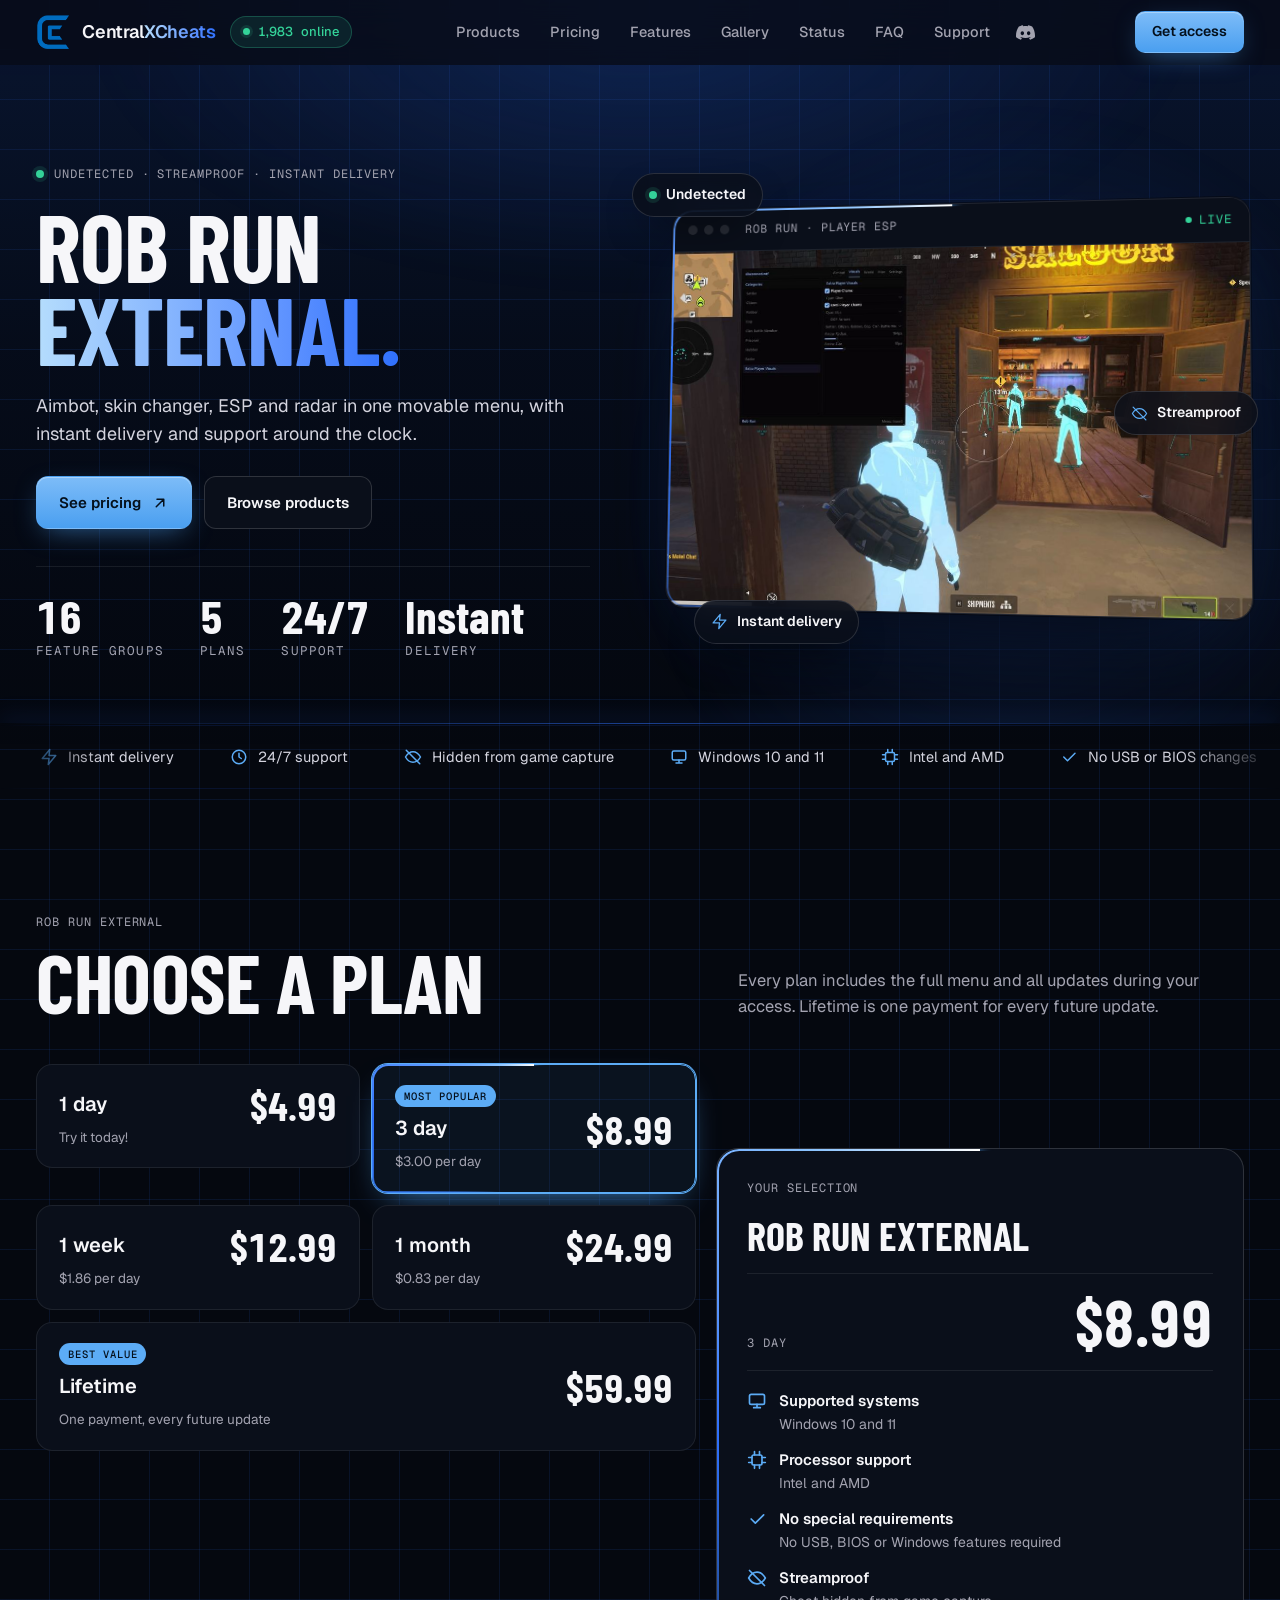
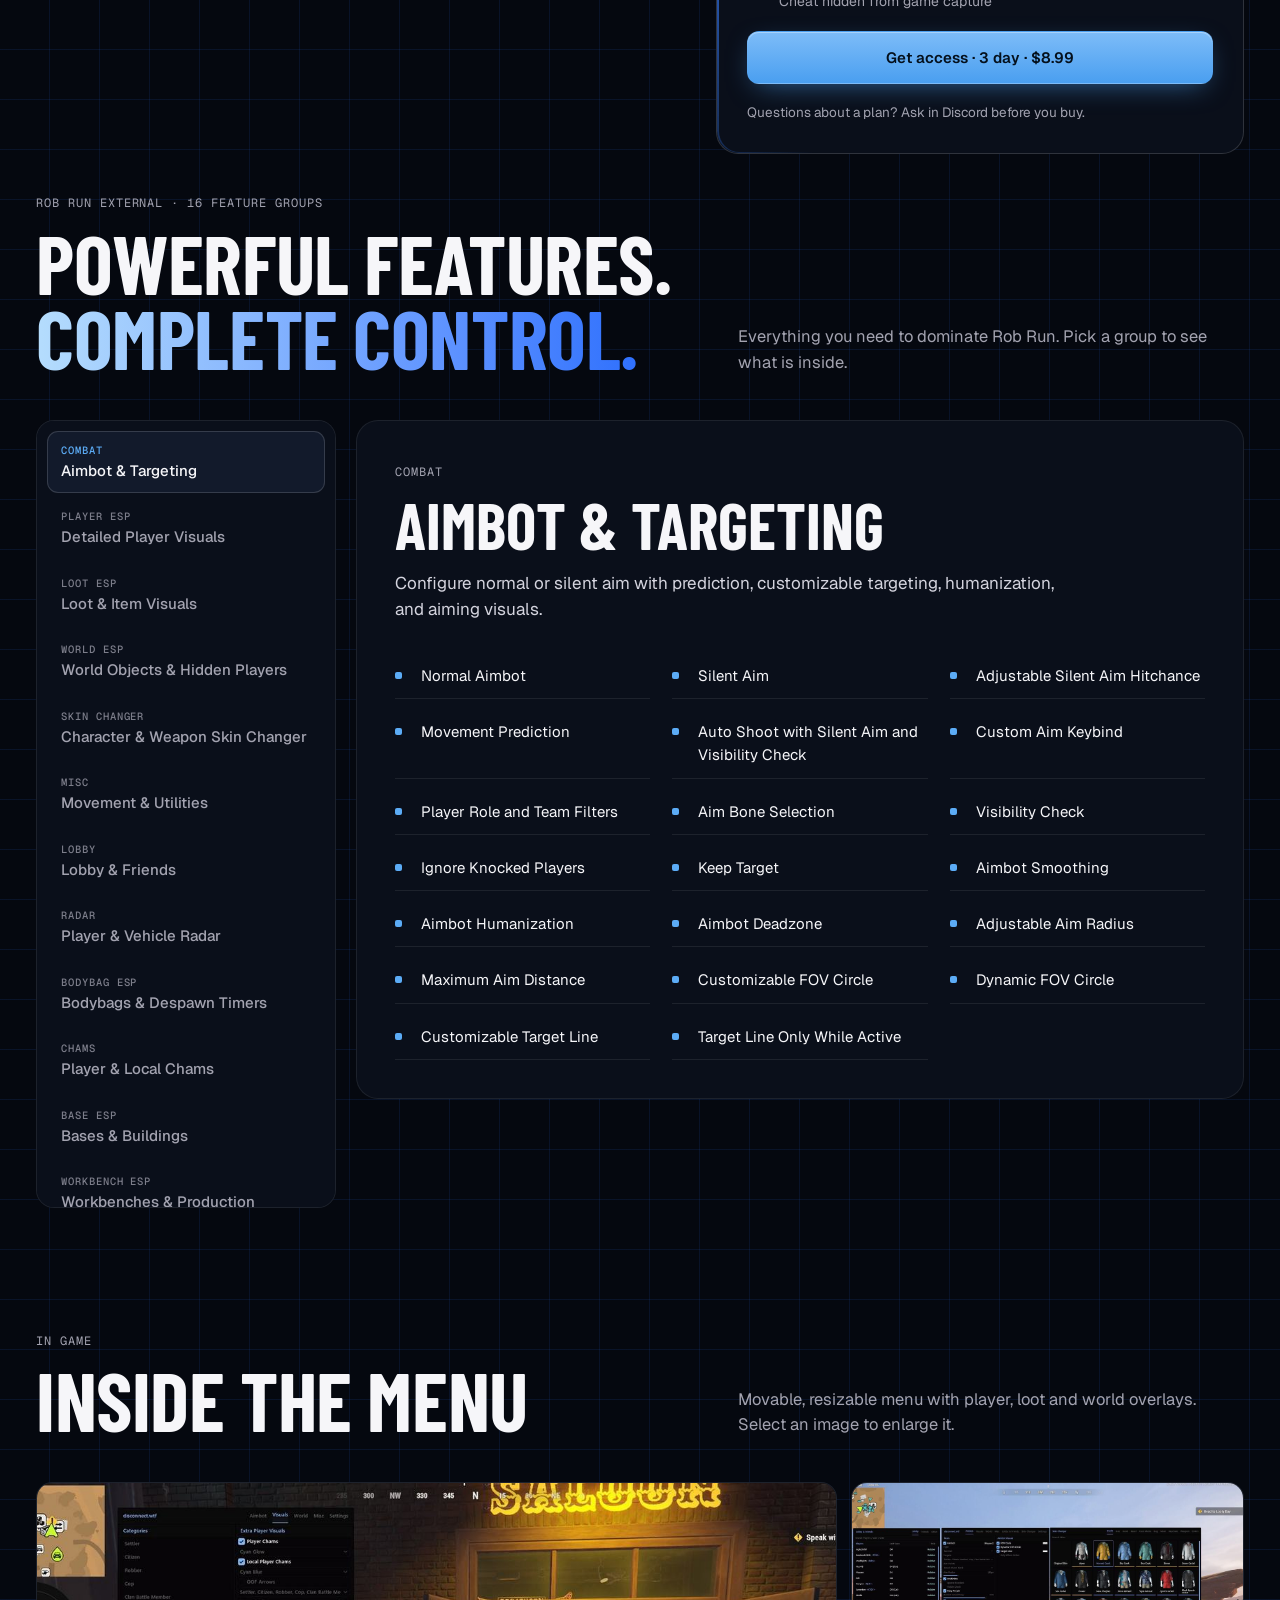
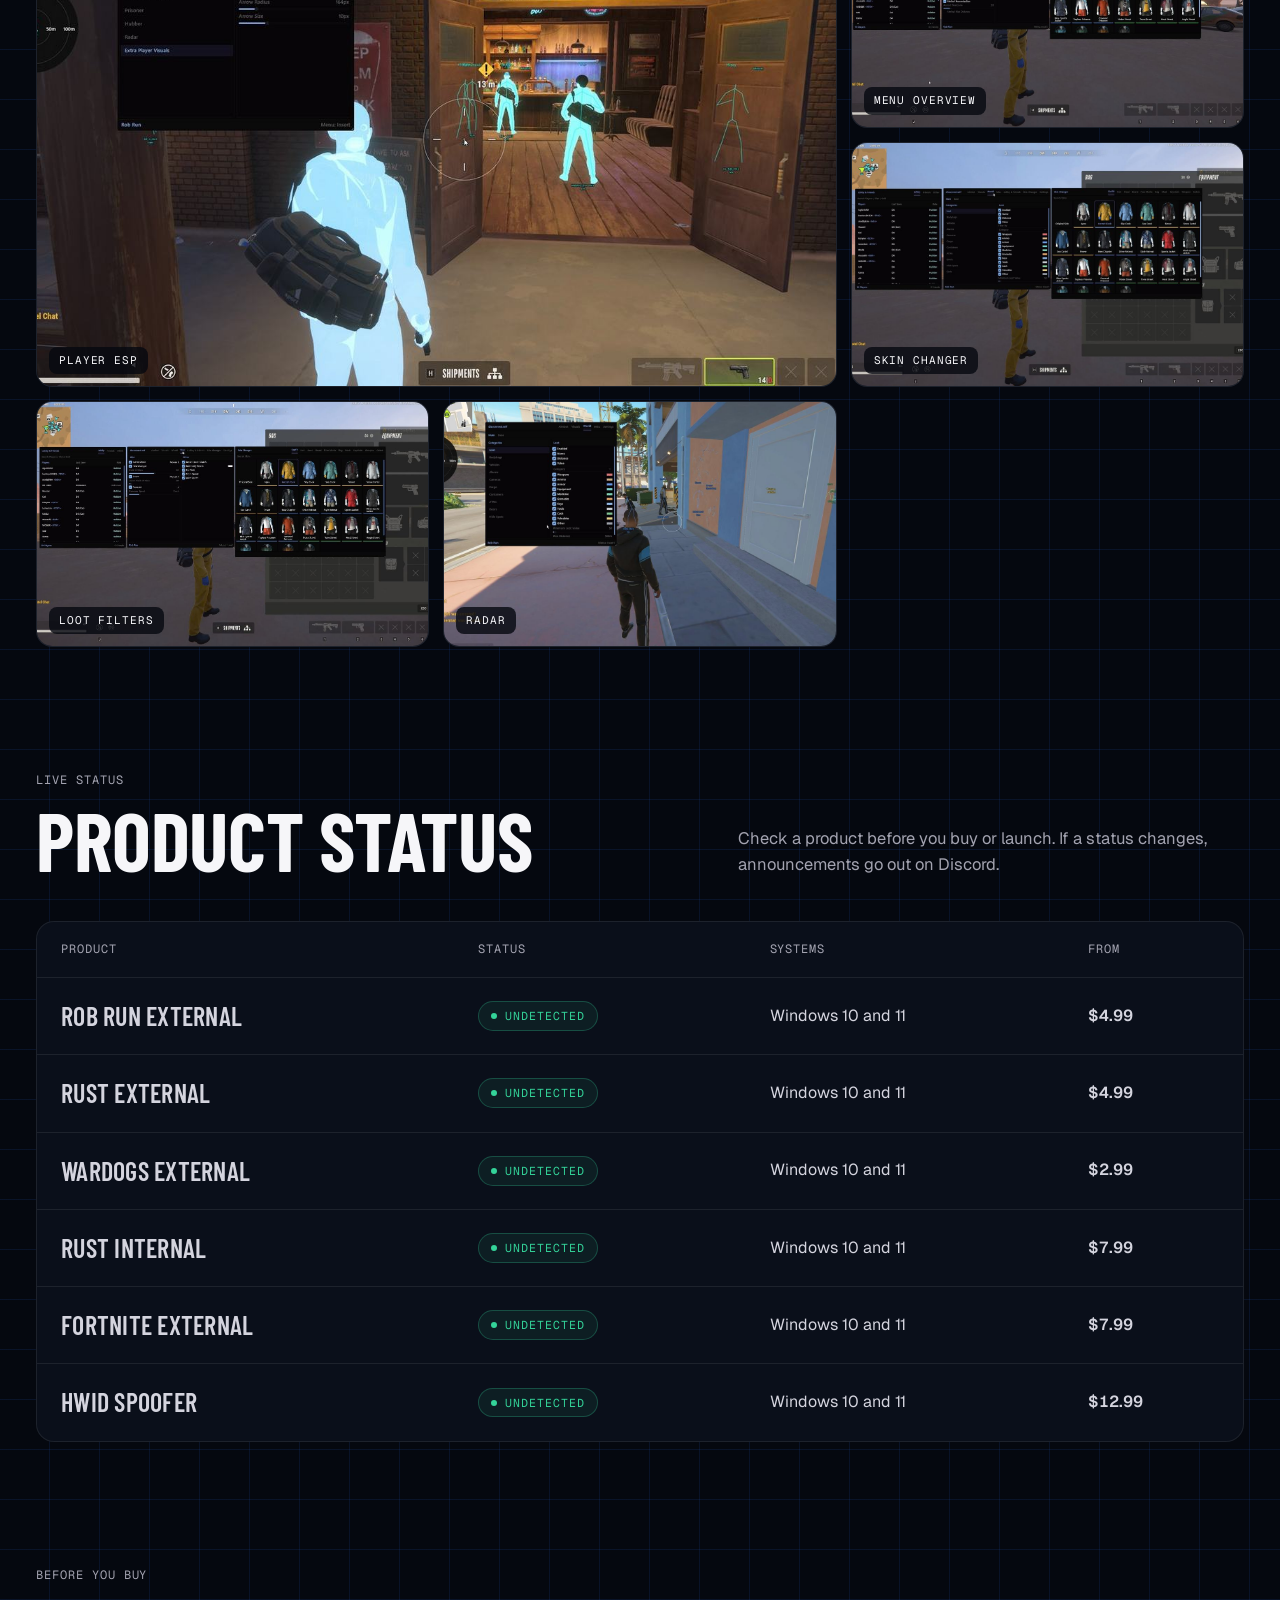
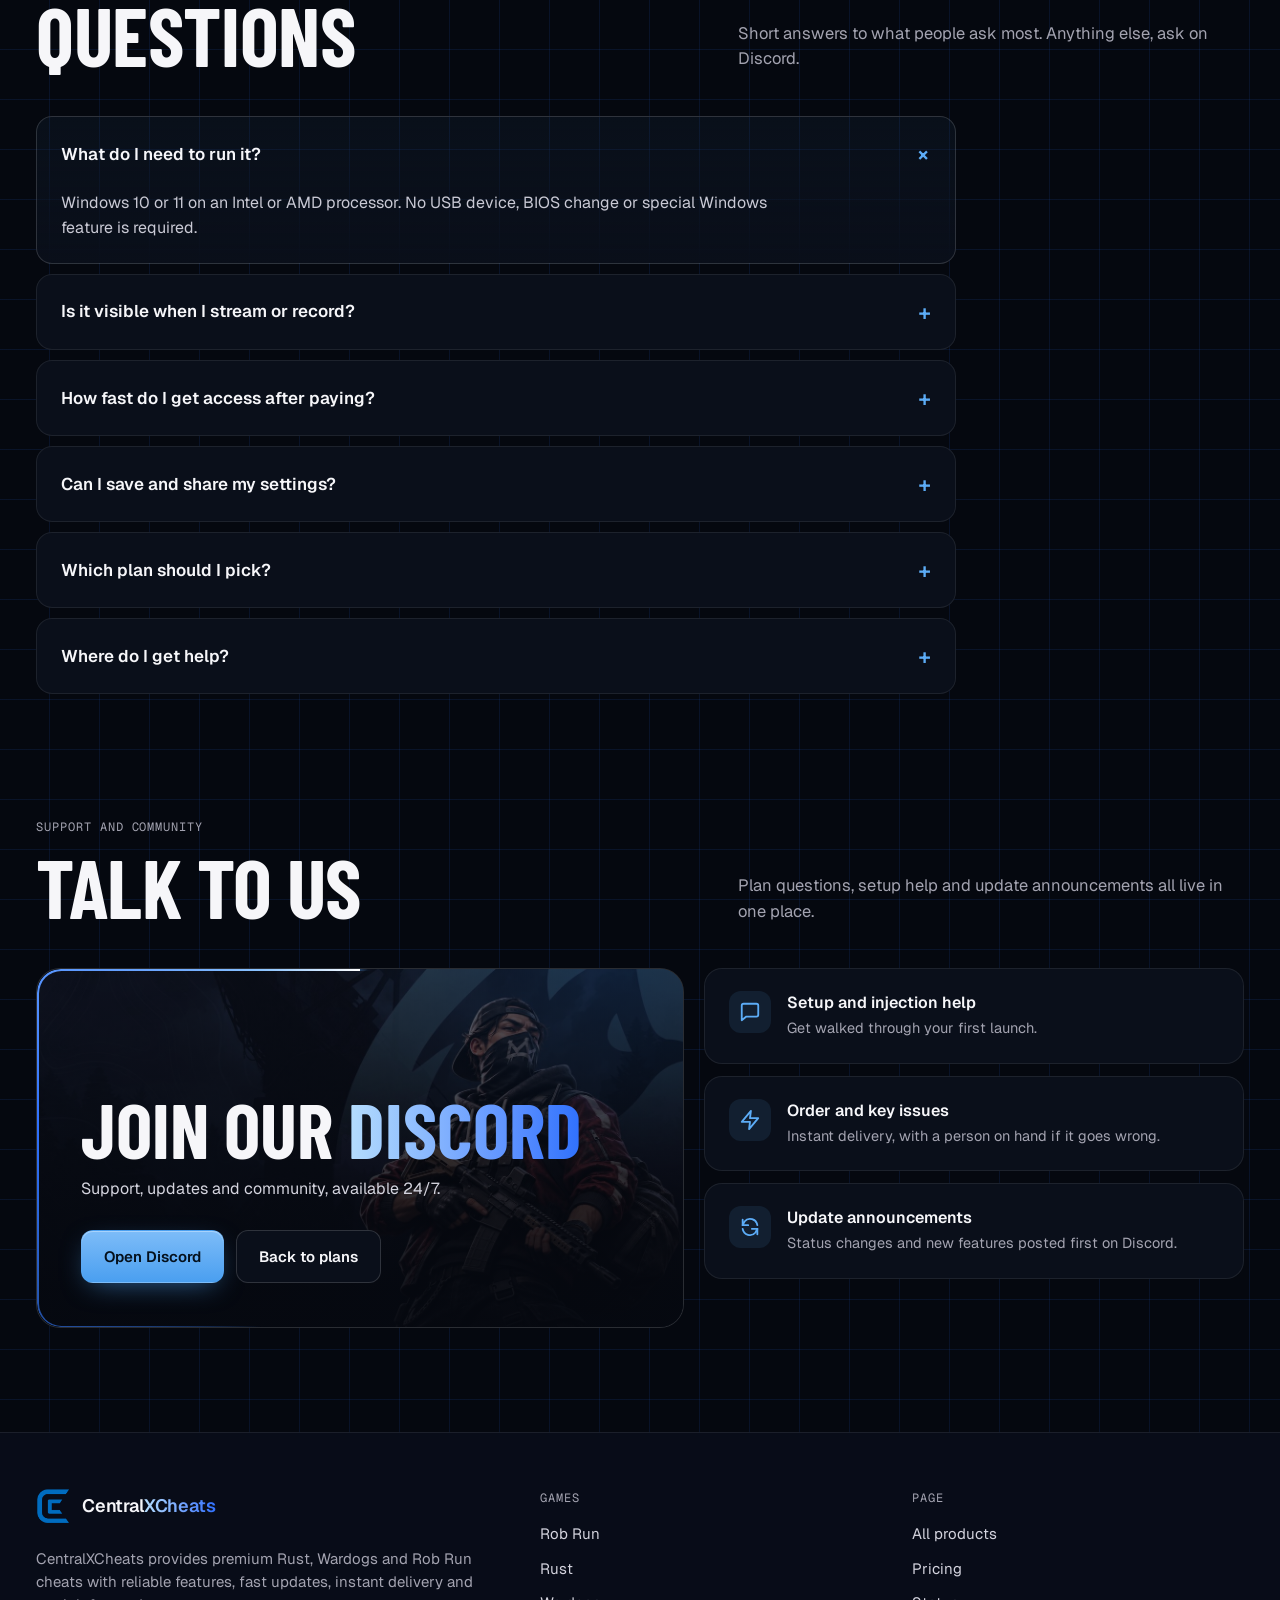
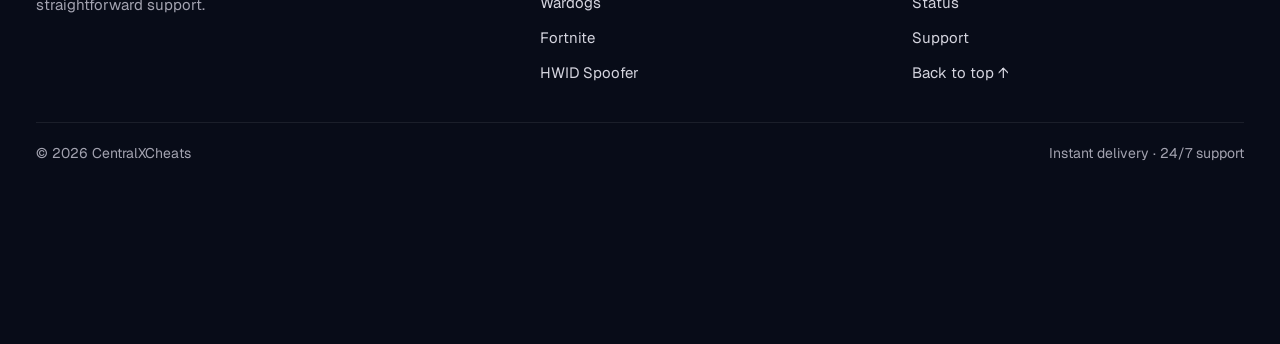
<file: rob-run-external.html>
<!doctype html><html><head><meta charset=utf8><meta name=viewport content="width=device-width,initial-scale=1,viewport-fit=cover"><style>:root{color-scheme:light;box-sizing:border-box;padding-top:env(safe-area-inset-top,0px);padding-bottom:env(safe-area-inset-bottom,0px)}html{scroll-padding-top:env(safe-area-inset-top,0px)}body{margin:0;padding:0;font:14px -apple-system,BlinkMacSystemFont,sans-serif;background:#fff;color:#000}img{max-width:100%}[hidden]:not([hidden=until-found i]){display:none!important}</style></head><body>
<title>Rob Run External – CentralXCheats</title>
<meta name="description" content="Rob Run External by CentralXCheats: aimbot, skin changer, ESP and radar in one movable menu. Streamproof, instant delivery and 24/7 support.">
<meta name="claude:viewport-fit-sides" content="cover">
<link rel="preconnect" href="https://fonts.googleapis.com">
<link rel="preconnect" href="https://fonts.gstatic.com" crossorigin>
<link rel="stylesheet" href="https://fonts.googleapis.com/css2?family=Barlow+Condensed:wght@500;600;700&family=Geist:wght@400;500;600;700&family=Geist+Mono:wght@400;500&display=swap">
<link rel="stylesheet" href="css/site.css">
<link rel="stylesheet" href="css/fx.css">

<header class="bar">
  <div class="wrap bar-in">
    <div class="brandset">
    <a class="brand" href="#top" data-nav aria-label="CentralXCheats, back to top">
      <img src="[data-uri]" alt="" width="34" height="34">
      <span>Central<span class="grad">XCheats</span></span>
    </a>
    <span class="live"><i></i><span id="online-n">1,983</span> online</span>
    </div>
    <nav class="nav" aria-label="Sections">
      <a href="products.html">Products</a>
      <a href="#pricing" data-nav>Pricing</a>
      <a href="#features" data-nav>Features</a>
      <a href="#gallery" data-nav>Gallery</a>
      <a href="#status" data-nav>Status</a>
      <a href="#faq" data-nav>FAQ</a>
      <a href="#support" data-nav>Support</a>
      <a class="nav-ic" href="https://discord.gg/wzjUdNQ74" target="_blank" rel="noopener" aria-label="Discord" title="Discord"><svg viewBox="0 0 24 24" fill="currentColor" aria-hidden="true"><path d="M20.317 4.3698a19.7913 19.7913 0 00-4.8851-1.5152.0741.0741 0 00-.0785.0371c-.211.3753-.4447.8648-.6083 1.2495-1.8447-.2762-3.68-.2762-5.4868 0-.1636-.3933-.4058-.8742-.6177-1.2495a.077.077 0 00-.0785-.037 19.7363 19.7363 0 00-4.8852 1.515.0699.0699 0 00-.0321.0277C.5334 9.0458-.319 13.5799.0992 18.0578a.0824.0824 0 00.0312.0561c2.0528 1.5076 4.0413 2.4228 5.9929 3.0294a.0777.0777 0 00.0842-.0276c.4616-.6304.8731-1.2952 1.226-1.9942a.076.076 0 00-.0416-.1057c-.6528-.2476-1.2743-.5495-1.8722-.8923a.077.077 0 01-.0076-.1277c.1258-.0943.2517-.1923.3718-.2914a.0743.0743 0 01.0776-.0105c3.9278 1.7933 8.18 1.7933 12.0614 0a.0739.0739 0 01.0785.0095c.1202.099.246.1981.3728.2924a.077.077 0 01-.0066.1276 12.2986 12.2986 0 01-1.873.8914.0766.0766 0 00-.0407.1067c.3604.698.7719 1.3628 1.225 1.9932a.076.076 0 00.0842.0286c1.961-.6067 3.9495-1.5219 6.0023-3.0294a.077.077 0 00.0313-.0552c.5004-5.177-.8382-9.6739-3.5485-13.6604a.061.061 0 00-.0312-.0286zM8.02 15.3312c-1.1825 0-2.1569-1.0857-2.1569-2.419 0-1.3332.9555-2.4189 2.157-2.4189 1.2108 0 2.1757 1.0952 2.1568 2.419 0 1.3332-.9555 2.4189-2.1569 2.4189zm7.9748 0c-1.1825 0-2.1569-1.0857-2.1569-2.419 0-1.3332.9554-2.4189 2.1569-2.4189 1.2108 0 2.1757 1.0952 2.1568 2.419 0 1.3332-.946 2.4189-2.1568 2.4189Z"/></svg></a>
    </nav>
    <a class="btn btn-primary btn-sm" href="#pricing" data-nav>Get access</a>
  </div>
</header>

<main>
  <div id="top" class="hero" style="scroll-margin-top:0">
    <div class="wrap hero-in">
      <div>
        <span class="eyebrow mono"><span class="dot"></span>Undetected · Streamproof · Instant delivery</span>
        <h1>Rob Run<br><span class="grad">External.</span></h1>
        <p class="lead">Aimbot, skin changer, ESP and radar in one movable menu, with instant delivery and support around the clock.</p>
        <div class="cta-row">
          <a class="btn btn-primary" href="#pricing" data-nav>See pricing
            <svg viewBox="0 0 24 24" fill="none" stroke="currentColor" stroke-width="2" stroke-linecap="round" stroke-linejoin="round"><path d="M7 17 17 7M8 7h9v9"/></svg></a>
          <a class="btn btn-ghost" href="products.html">Browse products</a>
        </div>
        <div class="hero-stats"><div><b data-count="16">16</b><span>Feature groups</span></div><div><b data-count="5">5</b><span>Plans</span></div><div><b>24/7</b><span>Support</span></div><div><b>Instant</b><span>Delivery</span></div></div>
      </div>
      <div class="hero-visual" id="hv">
        <div class="hero-frame">
          <div class="hf-bar"><i></i><i></i><i></i><span class="mono">Rob Run · Player ESP</span><span class="hf-live mono"><b></b>Live</span></div>
          <img src="img/shot1.jpg" alt="In-game view of the CentralXCheats menu with player outlines" width="1280" height="720">
          <div class="hf-scan" aria-hidden="true"></div>
        </div>
        <span class="float f1"><i class="dot"></i>Undetected</span>
        <span class="float f2"><svg viewBox="0 0 24 24" fill="none" stroke="currentColor" stroke-width="1.8" stroke-linecap="round" stroke-linejoin="round"><path d="M2 12s4-7 10-7 10 7 10 7-4 7-10 7S2 12 2 12z"/><path d="m3 3 18 18"/></svg>Streamproof</span>
        <span class="float f3"><svg viewBox="0 0 24 24" fill="none" stroke="currentColor" stroke-width="1.8" stroke-linecap="round" stroke-linejoin="round"><path d="M13 2 3 14h9l-1 8 10-12h-9z"/></svg>Instant delivery</span>
      </div>
    </div>
  </div>

  <div class="facts">
    <div class="wrap"><ul>
      <li><svg viewBox="0 0 24 24" fill="none" stroke="currentColor" stroke-width="2" stroke-linecap="round" stroke-linejoin="round"><path d="M13 2 3 14h9l-1 8 10-12h-9z"/></svg>Instant delivery</li>
      <li><svg viewBox="0 0 24 24" fill="none" stroke="currentColor" stroke-width="2" stroke-linecap="round" stroke-linejoin="round"><circle cx="12" cy="12" r="9"/><path d="M12 7v5l3 2"/></svg>24/7 support</li>
      <li><svg viewBox="0 0 24 24" fill="none" stroke="currentColor" stroke-width="2" stroke-linecap="round" stroke-linejoin="round"><path d="M2 12s4-7 10-7 10 7 10 7-4 7-10 7S2 12 2 12z"/><path d="m3 3 18 18"/></svg>Hidden from game capture</li>
      <li><svg viewBox="0 0 24 24" fill="none" stroke="currentColor" stroke-width="2" stroke-linecap="round" stroke-linejoin="round"><rect x="3" y="4" width="18" height="12" rx="2"/><path d="M8 20h8M12 16v4"/></svg>Windows 10 and 11</li>
      <li><svg viewBox="0 0 24 24" fill="none" stroke="currentColor" stroke-width="2" stroke-linecap="round" stroke-linejoin="round"><rect x="6" y="6" width="12" height="12" rx="2"/><path d="M9 2v4M15 2v4M9 18v4M15 18v4M2 9h4M2 15h4M18 9h4M18 15h4"/></svg>Intel and AMD</li>
      <li><svg viewBox="0 0 24 24" fill="none" stroke="currentColor" stroke-width="2" stroke-linecap="round" stroke-linejoin="round"><path d="m5 12 5 5L20 7"/></svg>No USB or BIOS changes</li>
    </ul></div>
  </div>


  <!-- PRICING -->
  <section id="pricing" class="sec">
    <div class="wrap">
      <div class="sec-head">
        <div><span class="mono">Rob Run External</span><h2>Choose a plan</h2></div>
        <p>Every plan includes the full menu and all updates during your access. Lifetime is one payment for every future update.</p>
      </div>
      <div class="pricing">
        <fieldset id="plans" class="plans" style="border:0;padding:0;margin:0;min-width:0">
          <legend class="mono" style="position:absolute;width:1px;height:1px;overflow:hidden;clip:rect(0 0 0 0)">Plan length</legend>
        </fieldset>
        <aside class="summary" aria-live="polite">
          <span class="mono">Your selection</span>
          <h3 id="sum-name">Rob Run External</h3>
          <div class="total"><span id="sum-plan" class="mono">3 day</span><b id="sum-price">$8.99</b></div>
          <ul class="ticks">
            <li><svg viewBox="0 0 24 24" fill="none" stroke="currentColor" stroke-width="2" stroke-linecap="round" stroke-linejoin="round"><rect x="3" y="4" width="18" height="12" rx="2"/><path d="M8 20h8M12 16v4"/></svg><div><b>Supported systems</b><span>Windows 10 and 11</span></div></li>
            <li><svg viewBox="0 0 24 24" fill="none" stroke="currentColor" stroke-width="2" stroke-linecap="round" stroke-linejoin="round"><rect x="6" y="6" width="12" height="12" rx="2"/><path d="M9 2v4M15 2v4M9 18v4M15 18v4M2 9h4M2 15h4M18 9h4M18 15h4"/></svg><div><b>Processor support</b><span>Intel and AMD</span></div></li>
            <li><svg viewBox="0 0 24 24" fill="none" stroke="currentColor" stroke-width="2" stroke-linecap="round" stroke-linejoin="round"><path d="m5 12 5 5L20 7"/></svg><div><b>No special requirements</b><span>No USB, BIOS or Windows features required</span></div></li>
            <li><svg viewBox="0 0 24 24" fill="none" stroke="currentColor" stroke-width="2" stroke-linecap="round" stroke-linejoin="round"><path d="M2 12s4-7 10-7 10 7 10 7-4 7-10 7S2 12 2 12z"/><path d="m3 3 18 18"/></svg><div><b>Streamproof</b><span>Cheat hidden from game capture</span></div></li>
          </ul>
          <a id="checkout" class="btn btn-primary" href="#support" data-nav>Get access</a>
          <p class="note">Questions about a plan? Ask in Discord before you buy.</p>
        </aside>
      </div>
    </div>
  </section>

  <!-- FEATURES -->
  <section id="features" class="sec">
    <div class="wrap">
      <div class="sec-head">
        <div><span class="mono">Rob Run External · 16 feature groups</span><h2>Powerful features.<br><span class="grad">Complete control.</span></h2></div>
        <p>Everything you need to dominate Rob Run. Pick a group to see what is inside.</p>
      </div>
      <div class="fx">
        <div class="fx-list" role="tablist" aria-label="Feature groups" id="fx-list"></div>
        <div class="fx-panel" id="fx-panel" role="tabpanel" aria-live="polite"></div>
      </div>
    </div>
  </section>

  <!-- GALLERY -->
  <section id="gallery" class="sec">
    <div class="wrap">
      <div class="sec-head">
        <div><span class="mono">In game</span><h2>Inside the menu</h2></div>
        <p>Movable, resizable menu with player, loot and world overlays. Select an image to enlarge it.</p>
      </div>
      <div class="gallery" id="gallery-grid"></div>
    </div>
  </section>

  <!-- STATUS -->
  <section id="status" class="sec">
    <div class="wrap">
      <div class="sec-head">
        <div><span class="mono">Live status</span><h2>Product status</h2></div>
        <p>Check a product before you buy or launch. If a status changes, announcements go out on Discord.</p>
      </div>
      <div class="table-wrap">
        <table>
          <thead><tr><th class="mono">Product</th><th class="mono">Status</th><th class="mono">Systems</th><th class="mono">From</th></tr></thead>
          <tbody>
            <tr><td><b>Rob Run External</b></td><td><span class="pill"><i></i>Undetected</span></td><td>Windows 10 and 11</td><td class="num">$4.99</td></tr>
            <tr><td><b>Rust External</b></td><td><span class="pill"><i></i>Undetected</span></td><td>Windows 10 and 11</td><td class="num">$4.99</td></tr>
            <tr><td><b>Wardogs External</b></td><td><span class="pill"><i></i>Undetected</span></td><td>Windows 10 and 11</td><td class="num">$2.99</td></tr>
            <tr><td><b>Rust Internal</b></td><td><span class="pill"><i></i>Undetected</span></td><td>Windows 10 and 11</td><td class="num">$7.99</td></tr>
            <tr><td><b>Fortnite External</b></td><td><span class="pill"><i></i>Undetected</span></td><td>Windows 10 and 11</td><td class="num">$7.99</td></tr>
            <tr><td><b>HWID Spoofer</b></td><td><span class="pill"><i></i>Undetected</span></td><td>Windows 10 and 11</td><td class="num">$12.99</td></tr>
          </tbody>
        </table>
      </div>
    </div>
  </section>


  <!-- FAQ -->
  <section id="faq" class="sec">
    <div class="wrap">
      <div class="sec-head">
        <div><span class="mono">Before you buy</span><h2>Questions</h2></div>
        <p>Short answers to what people ask most. Anything else, ask on Discord.</p>
      </div>
      <div class="faq">
        <details open><summary>What do I need to run it?</summary><p>Windows 10 or 11 on an Intel or AMD processor. No USB device, BIOS change or special Windows feature is required.</p></details>
        <details><summary>Is it visible when I stream or record?</summary><p>No. The cheat is hidden from game capture, so it does not show up in streams or recordings.</p></details>
        <details><summary>How fast do I get access after paying?</summary><p>Delivery is instant. Your key is available as soon as the order completes.</p></details>
        <details><summary>Can I save and share my settings?</summary><p>Yes. There are three config slots (Legit, Rage and Other), file saving and loading, and clipboard export and import so you can share a config.</p></details>
        <details><summary>Which plan should I pick?</summary><p>Start with a 1 day or 3 day plan to try it. The 1 month plan has the lowest price per day for regular play, and Lifetime is a single payment that covers every future update.</p></details>
        <details><summary>Where do I get help?</summary><p>Support is available around the clock on Discord, along with updates and the community.</p></details>
      </div>
    </div>
  </section>

  <!-- SUPPORT -->
  <section id="support" class="sec">
    <div class="wrap">
      <div class="sec-head">
        <div><span class="mono">Support and community</span><h2>Talk to us</h2></div>
        <p>Plan questions, setup help and update announcements all live in one place.</p>
      </div>
      <div class="support">
        <div class="cta-panel">
          <h3>Join our <span class="grad">Discord</span></h3>
          <p>Support, updates and community, available 24/7.</p>
          <div class="cta-row"><a class="btn btn-primary" id="discord" href="https://discord.gg/wzjUdNQ74" target="_blank" rel="noopener">Open Discord</a>
            <a class="btn btn-ghost" href="#pricing" data-nav>Back to plans</a></div>
        </div>
        <div class="helps">
          <div class="help"><svg viewBox="0 0 24 24" fill="none" stroke="currentColor" stroke-width="2" stroke-linecap="round" stroke-linejoin="round"><path d="M21 15a2 2 0 0 1-2 2H8l-5 4V5a2 2 0 0 1 2-2h14a2 2 0 0 1 2 2z"/></svg><div><b>Setup and injection help</b><span>Get walked through your first launch.</span></div></div>
          <div class="help"><svg viewBox="0 0 24 24" fill="none" stroke="currentColor" stroke-width="2" stroke-linecap="round" stroke-linejoin="round"><path d="M13 2 3 14h9l-1 8 10-12h-9z"/></svg><div><b>Order and key issues</b><span>Instant delivery, with a person on hand if it goes wrong.</span></div></div>
          <div class="help"><svg viewBox="0 0 24 24" fill="none" stroke="currentColor" stroke-width="2" stroke-linecap="round" stroke-linejoin="round"><path d="M4 4v6h6M20 20v-6h-6"/><path d="M20 10A8 8 0 0 0 6 6L4 10m16 4-2 4a8 8 0 0 1-14-4"/></svg><div><b>Update announcements</b><span>Status changes and new features posted first on Discord.</span></div></div>
        </div>
      </div>
    </div>
  </section>
</main>

<footer class="site">
  <div class="wrap">
    <div class="foot-in">
      <div>
        <a class="brand" href="#top" data-nav><img src="[data-uri]" alt="" width="34" height="34"><span>Central<span class="grad">XCheats</span></span></a>
        <p>CentralXCheats provides premium Rust, Wardogs and Rob Run cheats with reliable features, fast updates, instant delivery and straightforward support.</p>
      </div>
      <div><h4 class="mono">Games</h4><ul><li><a href="products.html?game=robrun">Rob Run</a></li><li><a href="products.html?game=rust">Rust</a></li><li><a href="products.html?game=wardogs">Wardogs</a></li><li><a href="products.html?game=fortnite">Fortnite</a></li><li><a href="products.html?game=spoofer">HWID Spoofer</a></li></ul></div>
      <div><h4 class="mono">Page</h4><ul><li><a href="products.html">All products</a></li><li><a href="#pricing" data-nav>Pricing</a></li><li><a href="#status" data-nav>Status</a></li><li><a href="#support" data-nav>Support</a></li><li><a href="#top" data-nav>Back to top ↑</a></li></ul></div>
    </div>
    <div class="foot-base"><span>© 2026 CentralXCheats</span><span>Instant delivery · 24/7 support</span></div>
  </div>
  <div class="wm" aria-hidden="true">CentralXCheats</div>
</footer>

<div class="lb" id="lb" hidden role="dialog" aria-modal="true" aria-label="Screenshot viewer">
  <button class="lb-btn lb-close" id="lb-close" aria-label="Close">×</button>
  <button class="lb-btn lb-prev" id="lb-prev" aria-label="Previous">‹</button>
  <img id="lb-img" alt="">
  <button class="lb-btn lb-next" id="lb-next" aria-label="Next">›</button>
</div>

<script>
/* ------------ editable content ------------ */
var CHECKOUT_URL = "";                       // set to your store link to send "Get access" there
var DISCORD_URL  = "https://discord.gg/wzjUdNQ74";    // set to your invite link
var ONLINE = 1983;                           // replace with a real figure or live source
var PLANS = [
  {"id": "1d", "name": "1 day", "price": 4.99, "note": "Try it today!", "url": "https://buy.stripe.com/3cI4gBeh2ako4kj8ie87K00"},
  {"id": "3d", "name": "3 day", "price": 8.99, "note": "$3.00 per day", "url": "https://buy.stripe.com/14A5kF1ug0JOg31cyu87K02", "tag": "Most popular"},
  {"id": "1w", "name": "1 week", "price": 12.99, "note": "$1.86 per day", "url": "https://buy.stripe.com/dRm6oJeh2eAE0431TQ87K01"},
  {"id": "1m", "name": "1 month", "price": 24.99, "note": "$0.83 per day", "url": "https://buy.stripe.com/8x214p5Kwbos1872XU87K04"},
  {"id": "life", "name": "Lifetime", "price": 59.99, "note": "One payment, every future update", "url": "https://buy.stripe.com/5kQ00l2ykfEI3gfgOK87K03", "tag": "Best value", "wide": true}
];
var GROUPS = [{"label": "COMBAT", "title": "Aimbot & Targeting", "desc": "Configure normal or silent aim with prediction, customizable targeting, humanization, and aiming visuals.", "items": ["Normal Aimbot", "Silent Aim", "Adjustable Silent Aim Hitchance", "Movement Prediction", "Auto Shoot with Silent Aim and Visibility Check", "Custom Aim Keybind", "Player Role and Team Filters", "Aim Bone Selection", "Visibility Check", "Ignore Knocked Players", "Keep Target", "Aimbot Smoothing", "Aimbot Humanization", "Aimbot Deadzone", "Adjustable Aim Radius", "Maximum Aim Distance", "Customizable FOV Circle", "Dynamic FOV Circle", "Customizable Target Line", "Target Line Only While Active"], "more": 0}, {"label": "PLAYER ESP", "title": "Detailed Player Visuals", "desc": "Display player information with separate settings for every role, visibility-based colors, and useful status indicators.", "items": ["Skeleton ESP", "Box ESP", "Player Names", "Distance ESP", "Clan Tags", "Held Item ESP", "Held Item Rarity Colors", "Reloading Indicator", "In-Vehicle Indicator", "Armor Indicator", "Crouching Indicator", "Sprinting Indicator", "Knocked Player Indicator", "Visibility Check", "Separate Visible and Hidden Colors", "Custom Team Color", "Adjustable Render Distance", "Individual Settings for All Seven Player Roles"], "more": 14}, {"label": "LOOT ESP", "title": "Loot & Item Visuals", "desc": "Find items using detailed labels, value information, and customizable category or rarity filters.", "items": ["Loot Names", "Loot Distance", "Loot Value Display", "Minimum Loot Value Filter", "Category-Based Filtering", "Rarity-Based Filtering", "Custom Category and Rarity Colors", "Weapon Filters", "Ammo Filters", "Armor and Equipment Filters", "Medicine and Grenade Filters", "Key and Tool Filters", "Cash and Valuables Filters", "Other Item Filter", "Adjustable Render Distance"], "more": 11}, {"label": "WORLD ESP", "title": "World Objects & Hidden Players", "desc": "Locate useful world objects and mark suspected hiding places with the missing player's identity and time last seen.", "items": ["Cargo ESP", "Cargo Value Display", "Container ESP", "ATM ESP", "Door ESP", "Cash ESP", "Cash Names and Values", "Hide Spot ESP", "Possible Hidden Player Markers", "Hidden Player Name and Role", "Time Since Last Seen", "Distance Display", "Custom Object Colors", "Separate Render Distance Limits"], "more": 10}, {"label": "SKIN CHANGER", "title": "Character & Weapon Skin Changer", "desc": "Customize your character and weapons through searchable cosmetic catalogs with image previews and saved selections.", "items": ["Weapon Skin Selection", "Separate Skin Selections per Weapon Family", "Outfit Selection", "Hair Styles", "Head Selection", "Beard Styles", "Face Marks", "Bag Selection", "Mask Selection", "Keychain Selection", "Makeup Selection", "Hair Colors and Highlights", "Eyebrow Colors", "Beard Colors and Highlights", "Skin Color", "Eye Color", "Eye and Lip Makeup Colors", "Searchable Cosmetic Catalog", "Cosmetic Preview Images", "Rarity Indicators", "Restore Original Appearance per Category", "Restore Original Weapon Appearance", "Character and Weapon Selections Saved in Configs"], "more": 19}, {"label": "MISC", "title": "Movement & Utilities", "desc": "Customize movement and camera controls, reveal loot instantly, and display item values directly in your inventory.", "items": ["Instant Loot Search", "Inventory Item Value Display", "Custom Inventory Value Text Color", "No Flash", "Omni Sprint", "Auto Sprint", "FOV Changer", "Adjustable Field of View", "Zoom", "Custom Zoom Keybind", "Adjustable Zoom FOV", "Freecam", "Custom Freecam Keybind", "Adjustable Freecam Speed", "Battle Mode", "Custom Battle Mode Keybind"], "more": 12}, {"label": "LOBBY", "title": "Lobby & Friends", "desc": "Browse the lobby, track last-seen locations, manage saved friends, and keep player information visible in a movable widget.", "items": ["Lobby Player List", "Player Names and Clan Tags", "Player Roles", "Last-Seen Locations", "Search by Player, Clan, or Location", "Add and Remove Friends", "Persistent Friends List", "Online and Offline Friend Display", "Friend Highlighting", "Player and Friend Counts", "Movable Lobby Viewer Widget", "Custom Lobby Widget Font"], "more": 8}, {"label": "RADAR", "title": "Player & Vehicle Radar", "desc": "Track players and vehicles on a standalone radar, the game map, or the minimap with individual filters and colors.", "items": ["Standalone Radar", "Map Radar", "Minimap Radar", "Combined Map and Minimap Mode", "Adjustable Minimap Scale", "Player Role Filters", "Individual Role Colors", "Vehicle Type Filters", "Individual Vehicle Colors", "Car, Police Car, Van, and Helicopter Tracking", "Show Teammates", "Player Names on Minimap", "Player Names on Map Hover", "Distance Visualizer", "Orientation Lock", "Adjustable Radar Range", "Adjustable Radar Size", "Adjustable Indicator Size", "Custom Background Color", "Adjustable Background Transparency"], "more": 16}, {"label": "BODYBAG ESP", "title": "Bodybags & Despawn Timers", "desc": "Locate bodybags and see how much time remains before they disappear.", "items": ["Bodybag ESP", "Bodybag Names", "Bodybag Distance", "Despawn Countdown", "Custom Bodybag Color", "Adjustable Render Distance"], "more": 2}, {"label": "CHAMS", "title": "Player & Local Chams", "desc": "Apply null-material chams to other players or your own character with independent controls for each.", "items": ["Player Null Chams", "Local Player Null Chams", "Independent Player and Local Toggles"], "more": 0}, {"label": "BASE ESP", "title": "Bases & Buildings", "desc": "View nearby bases with ownership details, resource summaries, building information, and defensive systems.", "items": ["Base Overview ESP", "Base Owner Display", "Base Clan Display", "Base Cash Display", "Base Status and Timers", "Storage Summary", "Cargo Summary", "Workbench Summary", "Defense Summary", "Base Module Information", "Building ESP", "Storage ESP with Contents", "Base Cargo ESP with Contents", "Defense ESP with Status and Timers", "Garage ESP with Contents", "Names and Distances", "Separate Category Colors", "Separate Render Distance Limits"], "more": 14}, {"label": "WORKBENCH ESP", "title": "Workbenches & Production", "desc": "Monitor workbenches and production systems with individual filters, contents, status information, and timers.", "items": ["Laundering Desk ESP", "Cargo Opening Workbench ESP", "Cargo Exchange Workbench ESP", "Production Workbench ESP", "Grow Table ESP", "Crypto Farm ESP", "Workbench Names", "Workbench Status", "Workbench Contents", "Workbench Timers", "Individual Workbench Type Filters", "Individual Workbench Colors", "Distance Display", "Adjustable Render Distance"], "more": 10}, {"label": "VEHICLE ESP", "title": "Vehicle Tracking", "desc": "Locate vehicles with ownership information and separate filters and colors for each vehicle type.", "items": ["Car ESP", "Police Car ESP", "Van ESP", "Helicopter ESP", "Vehicle Names", "Vehicle Distance", "Vehicle Ownership", "Individual Vehicle Type Filters", "Individual Vehicle Colors", "Adjustable Render Distance"], "more": 6}, {"label": "SECURITY ESP", "title": "Cameras & Alarms", "desc": "Locate surveillance equipment and alarms with filters for hacked or disabled devices.", "items": ["Camera ESP", "Alarm ESP", "Hacked Camera Filter", "Disabled Camera Filter", "Hacked Alarm Filter", "Camera and Alarm Distances", "Separate Camera and Alarm Colors", "Separate Render Distance Limits"], "more": 4}, {"label": "DIRECTIONAL VISUALS", "title": "Off-Screen Player Indicators", "desc": "Locate players outside your view with directional arrows, role filters, and adjustable size and positioning.", "items": ["Off-Screen Player Arrows", "Player Role Filters", "Role-Based Colors", "Adjustable Arrow Size", "Adjustable Arrow Radius"], "more": 1}, {"label": "CUSTOMIZATION", "title": "Settings & Configs", "desc": "Personalize your menu and visual text, save multiple configurations, and share settings through the clipboard.", "items": ["Three Config Slots: Legit, Rage, Other", "Config File Saving and Loading", "Clipboard Config Export", "Clipboard Config Import", "Custom Menu Accent Color", "Custom Menu Keybind", "Separate Top, Bottom, and General ESP Fonts", "Outline Text Effect", "Drop Shadow Text Effect", "Movable and Resizable Menu"], "more": 6}];
var SHOTS = ["img/shot1.jpg","img/shot2.jpg","img/shot3.jpg","img/shot4.jpg","img/shot5.jpg"];
var SHOT_LABELS = ["Player ESP","Menu overview","Skin changer","Loot filters","Radar"];

/* ------------ helpers ------------ */
var reduce = window.matchMedia && matchMedia("(prefers-reduced-motion: reduce)").matches;
function el(tag, attrs, html) { var n = document.createElement(tag); for (var k in (attrs||{})) n.setAttribute(k, attrs[k]); if (html != null) n.innerHTML = html; return n; }
function esc(s) { return String(s).replace(/[&<>"]/g, function (c) { return {"&":"&amp;","<":"&lt;",">":"&gt;",'"':"&quot;"}[c]; }); }
function money(n) { return "$" + n.toFixed(2); }

/* ------------ section navigation: scroll on the same page ------------ */
function goTo(id, push) {
  var t = document.getElementById(id); if (!t) return;
  t.scrollIntoView({ behavior: reduce ? "auto" : "smooth", block: "start" });
  if (push) { try { history.replaceState(null, "", "#" + id); } catch (e) {} }
}
document.addEventListener("click", function (e) {
  var a = e.target.closest && e.target.closest("a[data-nav]"); if (!a) return;
  e.preventDefault(); goTo(a.getAttribute("href").slice(1), true);
});
var links = [].slice.call(document.querySelectorAll(".nav a"));
var secs = links.map(function (a) { var h = a.getAttribute("href"); return h.charAt(0) === "#" ? document.getElementById(h.slice(1)) : null; });
function spy() {
  var y = window.scrollY + (parseInt(getComputedStyle(document.documentElement).getPropertyValue("--bar-h")) || 64) + 140, cur = -1;
  secs.forEach(function (s, i) { if (s && s.offsetTop <= y) cur = i; });
  links.forEach(function (a, i) { a.setAttribute("aria-current", i === cur ? "true" : "false"); });
  if (cur >= 0 && links[cur].scrollIntoView && window.innerWidth <= 760) { var n = links[cur].parentNode; n.scrollLeft = links[cur].offsetLeft - 40; }
}
window.addEventListener("scroll", spy, { passive: true }); window.addEventListener("resize", spy); spy();
if (location.hash && document.getElementById(location.hash.slice(1))) setTimeout(function () { goTo(location.hash.slice(1), false); }, 60);
document.getElementById("discord").href = DISCORD_URL;

/* ------------ plans ------------ */
var planBox = document.getElementById("plans");
PLANS.forEach(function (p) {
  var l = el("label", { "class": "plan" + (p.wide ? " wide" : "") });
  l.innerHTML = '<input type="radio" name="plan" value="' + p.id + '"' + (p.id === "3d" ? " checked" : "") + '><span>' +
    (p.tag ? '<em class="tag" style="font-style:normal">' + esc(p.tag) + '</em>' : '') +
    '<b>' + esc(p.name) + '</b><i class="p" style="font-style:normal">' + money(p.price) + '</i><small>' + esc(p.note) + '</small></span>';
  planBox.appendChild(l);
});
function setPlan(id) {
  var p = PLANS.filter(function (x) { return x.id === id; })[0] || PLANS[1];
  document.getElementById("sum-plan").textContent = p.name;
  document.getElementById("sum-price").textContent = money(p.price);
  var c = document.getElementById("checkout");
  c.textContent = "Get access · " + p.name + " · " + money(p.price);
  var link = p.url || CHECKOUT_URL;
  if (link) { c.removeAttribute("data-nav"); c.href = link; c.target = "_blank"; c.rel = "noopener"; }
}
planBox.addEventListener("change", function (e) { if (e.target.name === "plan") setPlan(e.target.value); });
setPlan("3d");

/* ------------ feature browser ------------ */
var fxList = document.getElementById("fx-list"), fxPanel = document.getElementById("fx-panel");
function showGroup(i) {
  var g = GROUPS[i];
  [].forEach.call(fxList.children, function (b, k) { b.setAttribute("aria-selected", k === i ? "true" : "false"); b.tabIndex = k === i ? 0 : -1; });
  fxPanel.innerHTML = '<span class="mono">' + esc(g.label) + '</span><h3>' + esc(g.title) + '</h3><p>' + esc(g.desc) + '</p><ul class="fx-items">' +
    g.items.map(function (t) { return "<li>" + esc(t) + "</li>"; }).join("") +
    (g.more ? '<li class="more">+' + g.more + ' more in the menu</li>' : "") + "</ul>";
}
GROUPS.forEach(function (g, i) {
  var b = el("button", { type: "button", role: "tab" }, "<small>" + esc(g.label) + "</small>" + esc(g.title));
  b.addEventListener("click", function () { showGroup(i); });
  b.addEventListener("keydown", function (e) {
    var d = e.key === "ArrowDown" || e.key === "ArrowRight" ? 1 : e.key === "ArrowUp" || e.key === "ArrowLeft" ? -1 : 0; if (!d) return;
    e.preventDefault(); var n = (i + d + GROUPS.length) % GROUPS.length; showGroup(n); fxList.children[n].focus();
  });
  fxList.appendChild(b);
});
showGroup(0);

/* ------------ gallery + lightbox ------------ */
var gal = document.getElementById("gallery-grid"), lb = document.getElementById("lb"), lbImg = document.getElementById("lb-img"), at = 0, lastFocus = null;
SHOTS.forEach(function (src, i) {
  var b = el("button", { "class": "shot", type: "button", "aria-label": "Open screenshot: " + SHOT_LABELS[i] }, '<img src="' + src + '" alt="" loading="lazy"><span>' + SHOT_LABELS[i] + "</span>");
  b.addEventListener("click", function () { lastFocus = b; show(i); lb.hidden = false; document.getElementById("lb-close").focus(); });
  gal.appendChild(b);
});
function show(i) { at = (i + SHOTS.length) % SHOTS.length; lbImg.src = SHOTS[at]; lbImg.alt = SHOT_LABELS[at]; }
function closeLb() { lb.hidden = true; if (lastFocus) lastFocus.focus(); }
document.getElementById("lb-close").onclick = closeLb;
document.getElementById("lb-prev").onclick = function () { show(at - 1); };
document.getElementById("lb-next").onclick = function () { show(at + 1); };
lb.addEventListener("click", function (e) { if (e.target === lb) closeLb(); });
document.addEventListener("keydown", function (e) { if (lb.hidden) return; if (e.key === "Escape") closeLb(); if (e.key === "ArrowLeft") show(at - 1); if (e.key === "ArrowRight") show(at + 1); });

/* ------------ online counter ------------ */
document.getElementById("online-n").textContent = ONLINE.toLocaleString("en-US");
</script>

<script src="js/fx.js"></script>

</body></html>
</file>
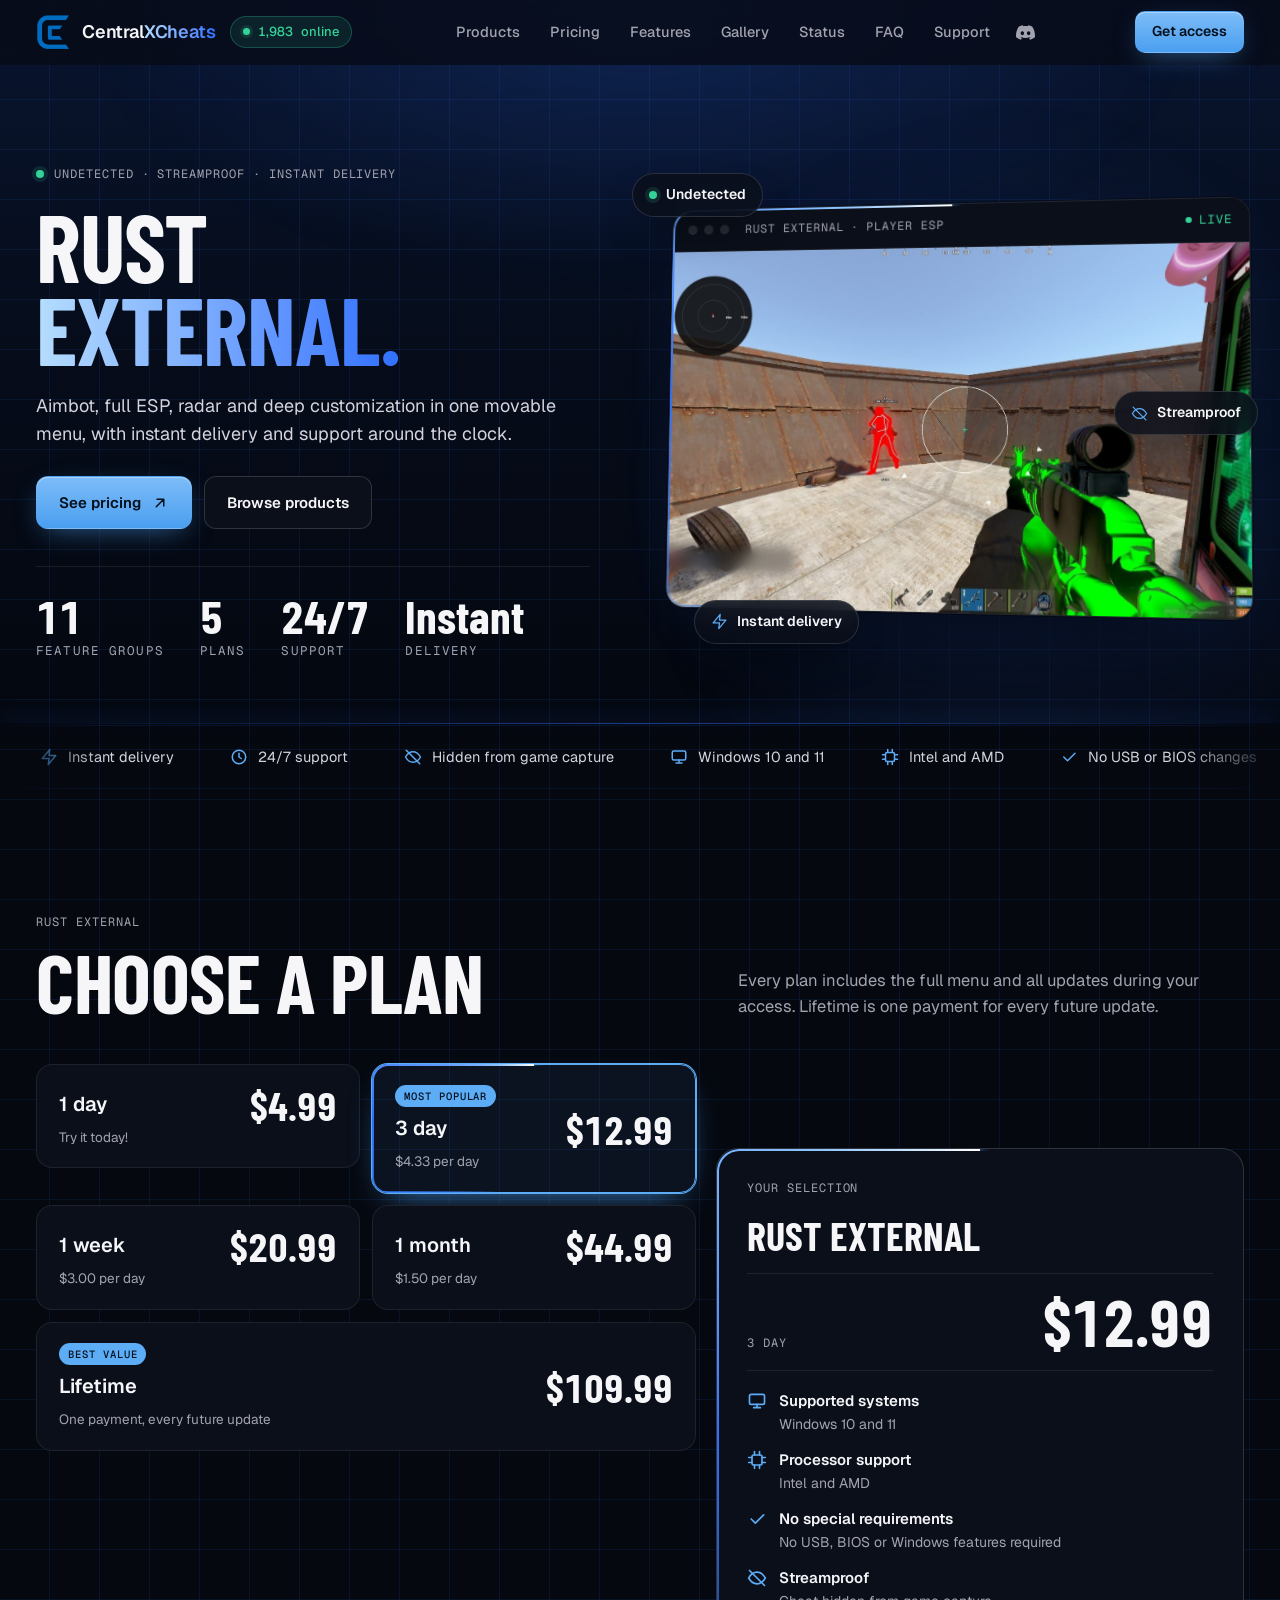
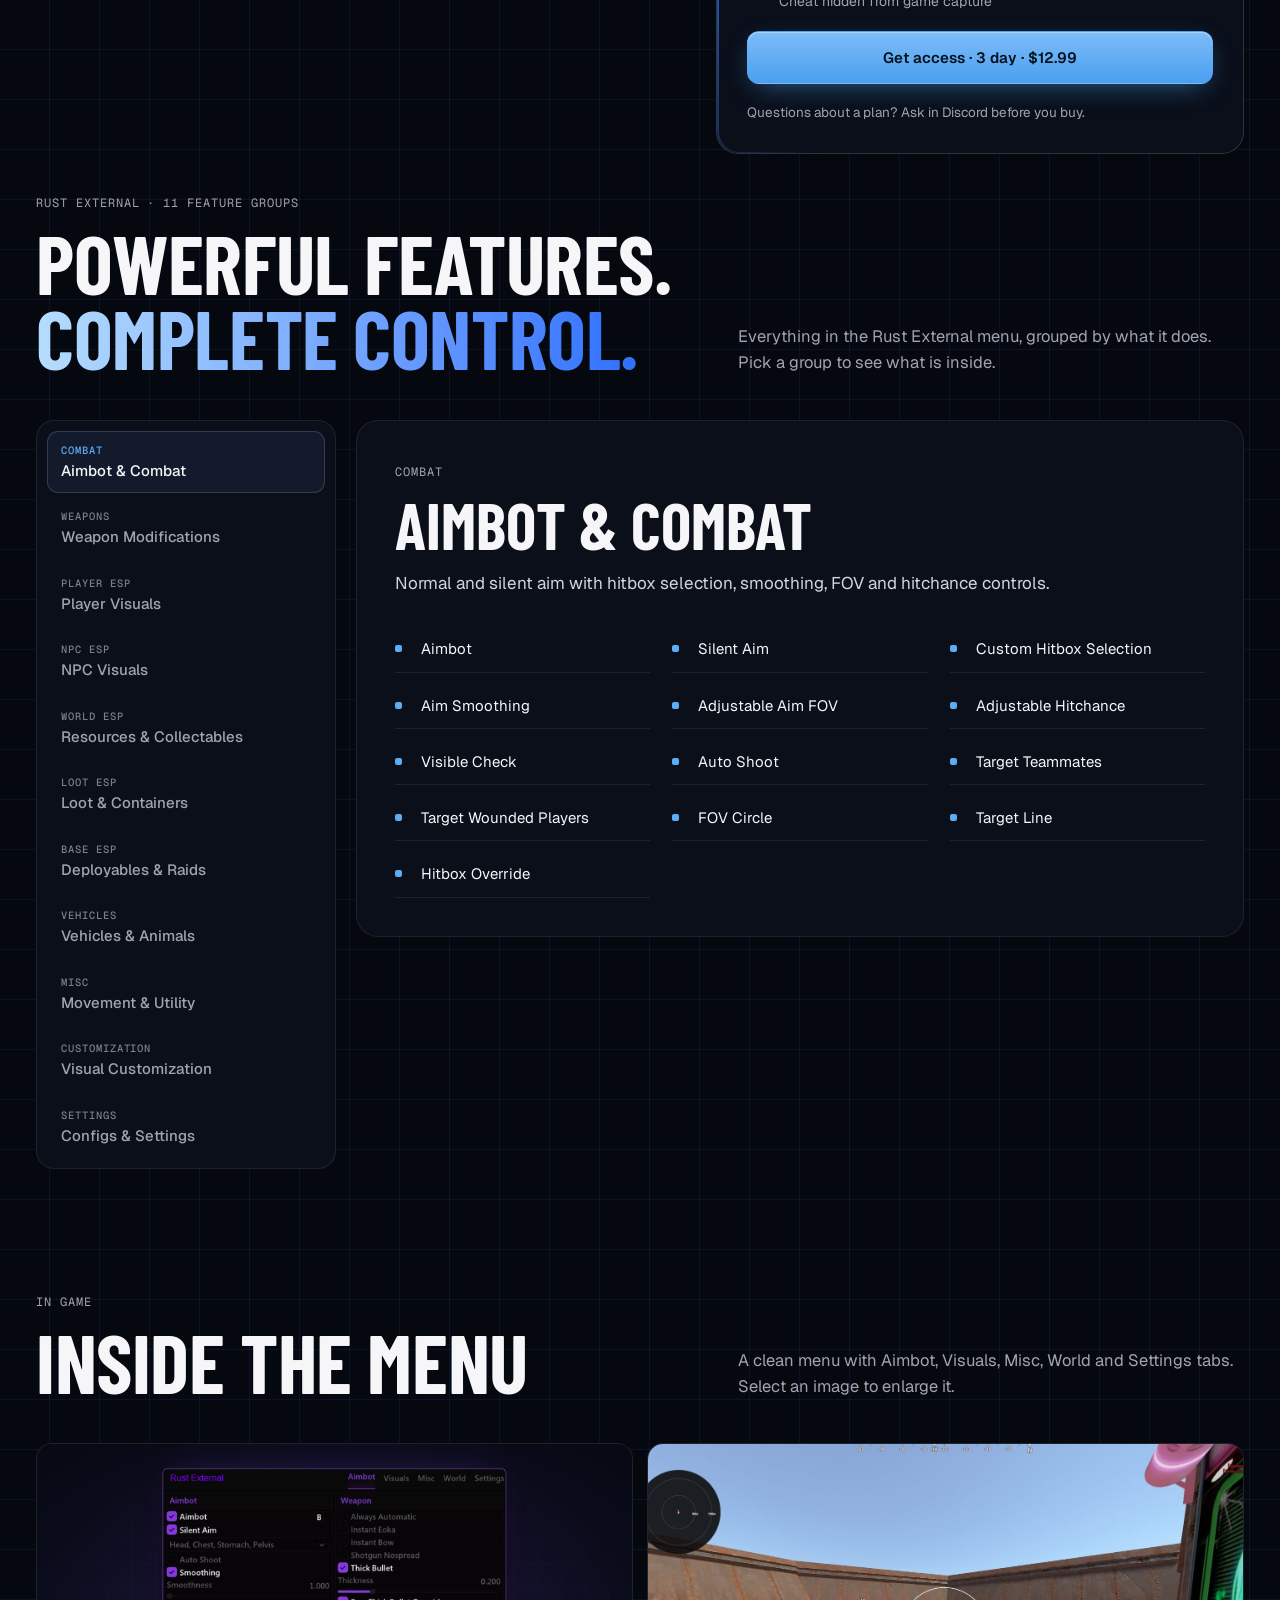
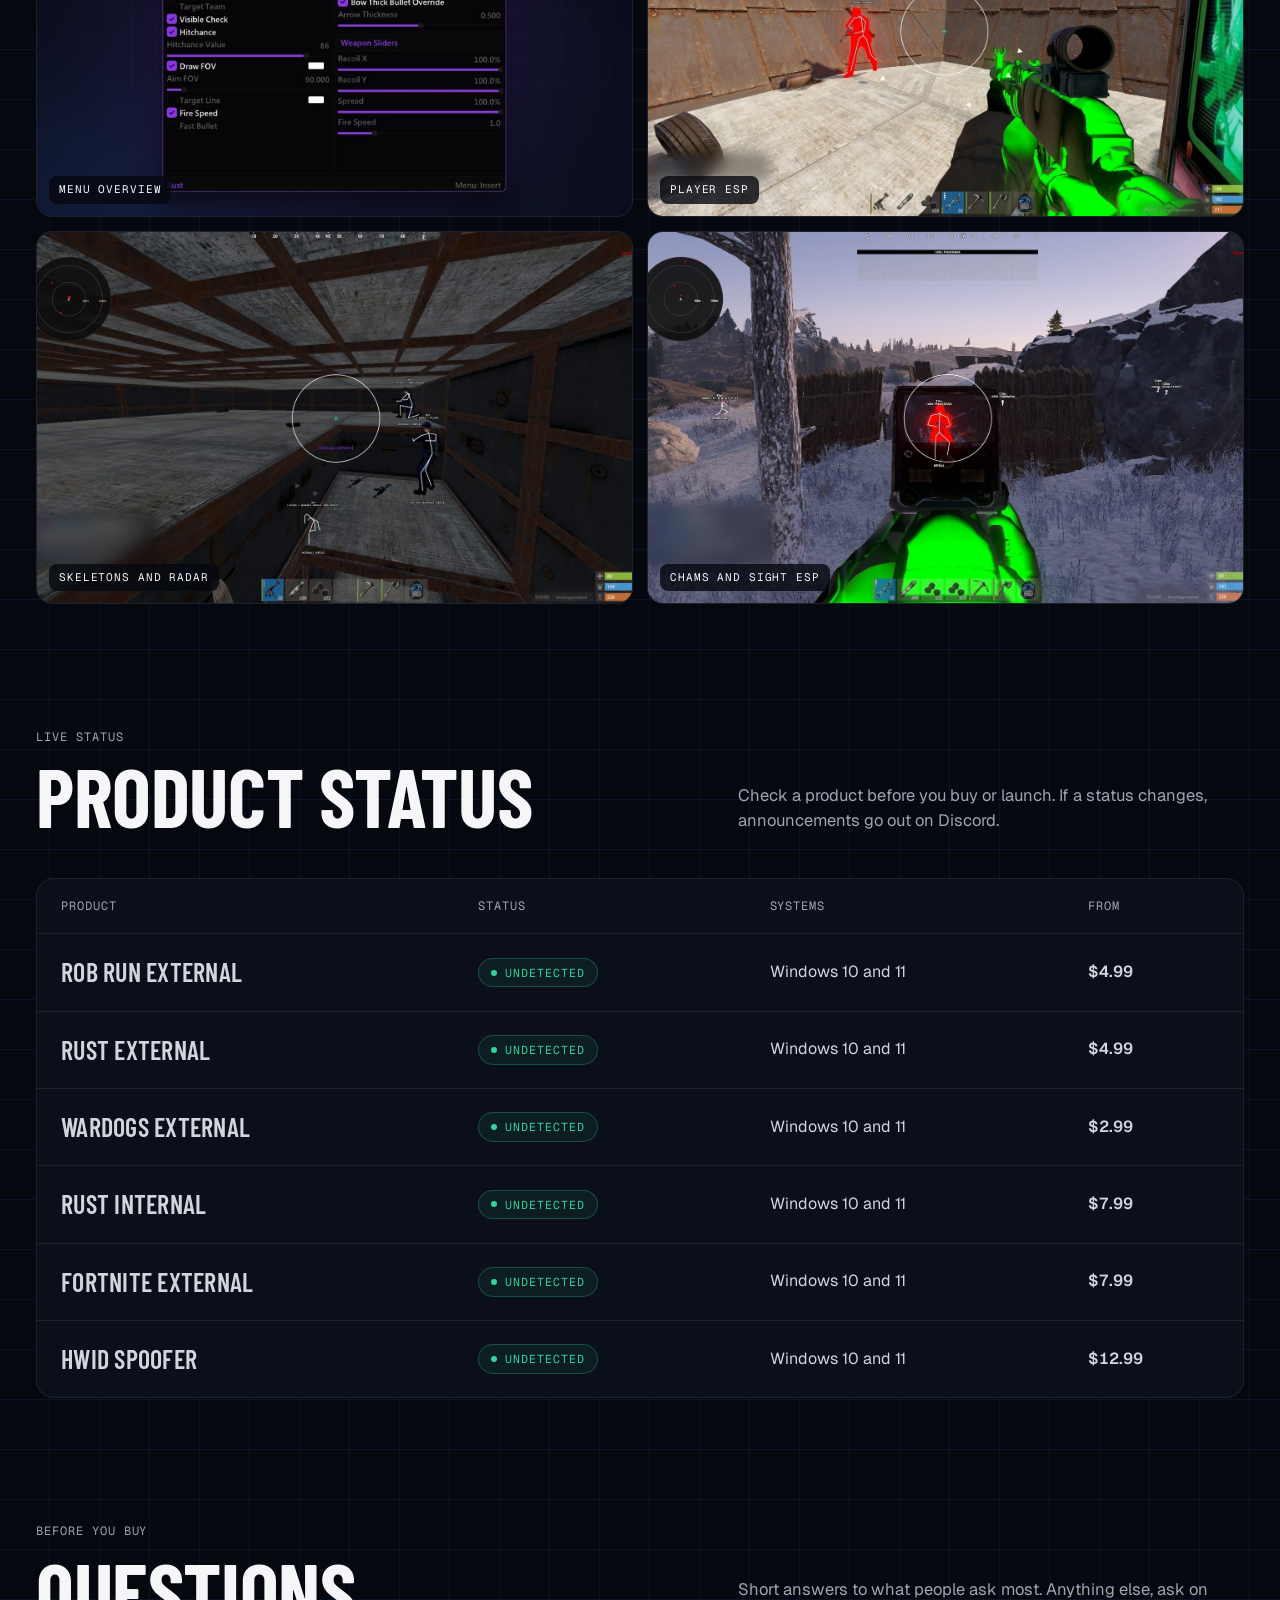
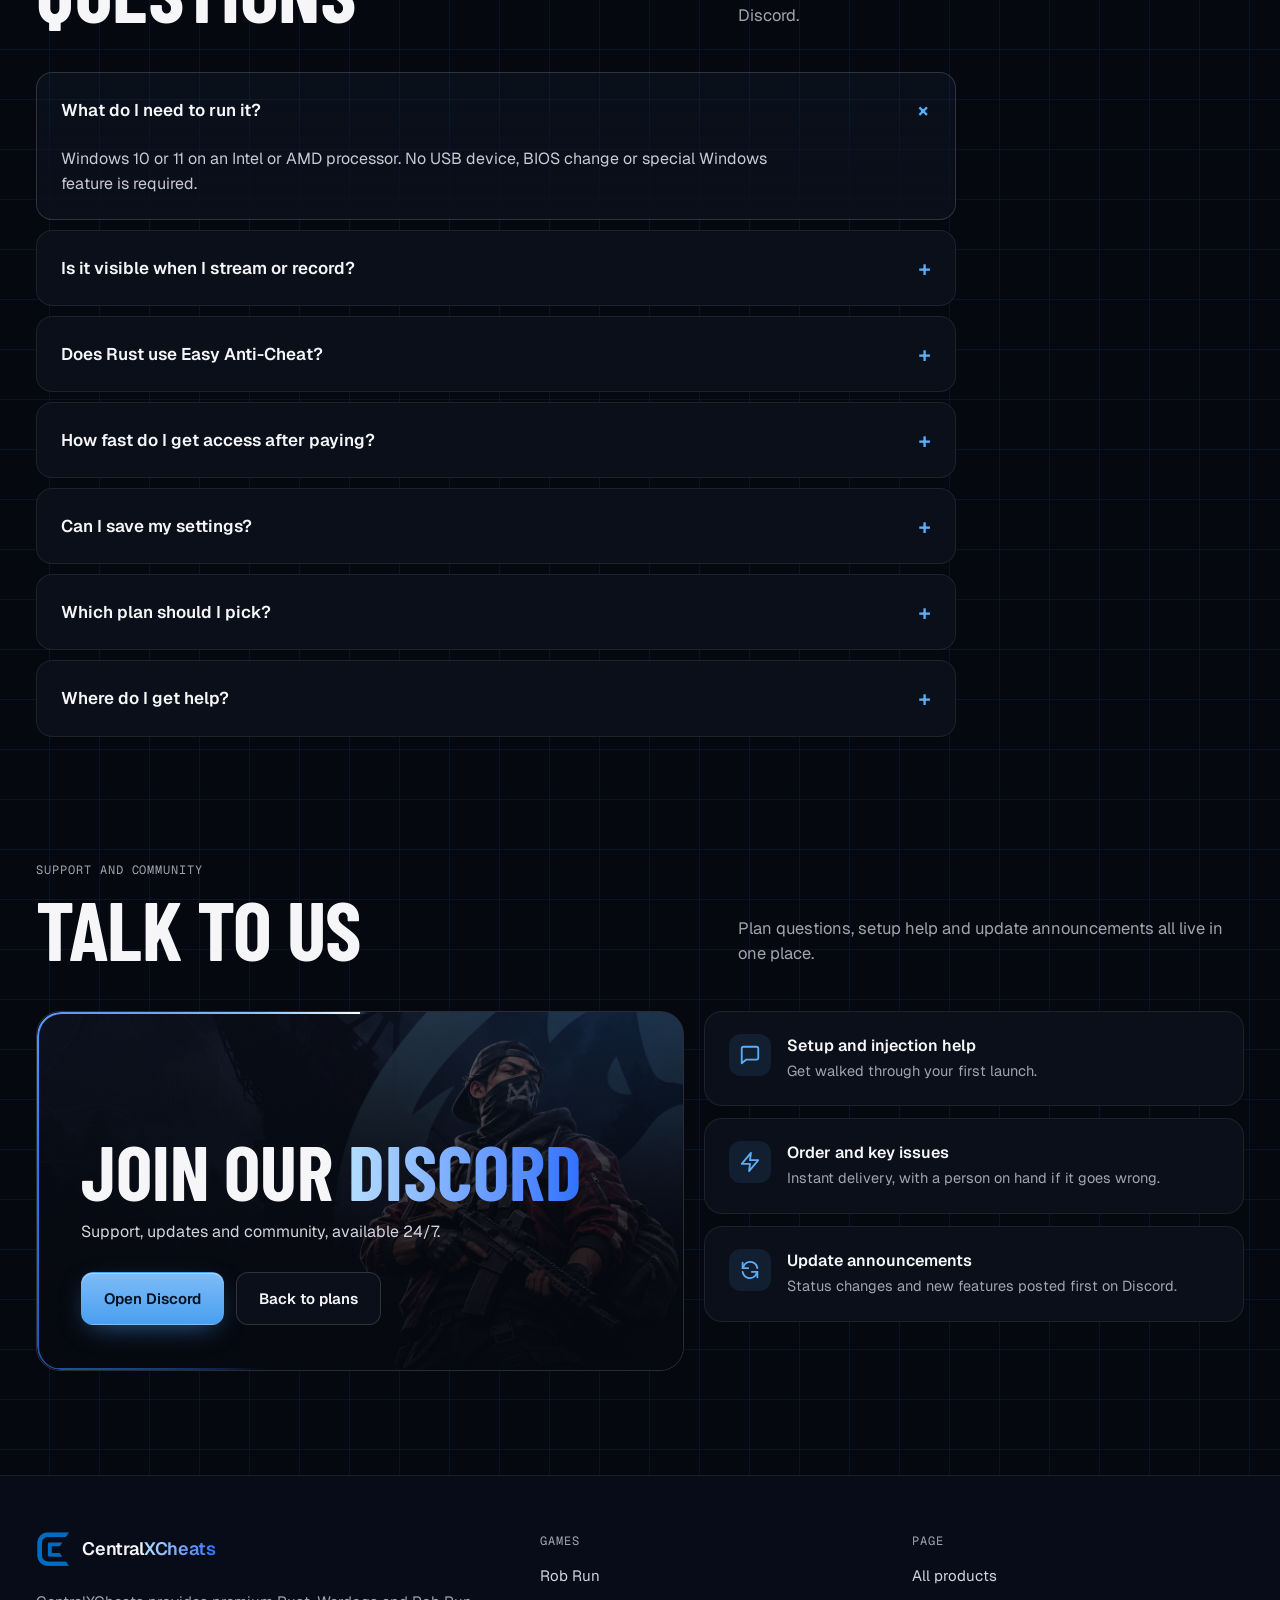
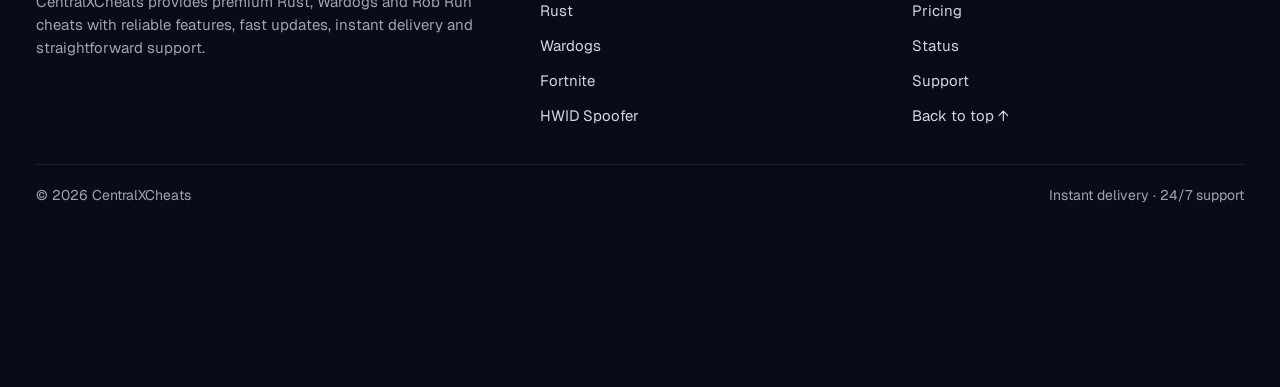
<file: rust-external.html>
<!doctype html><html><head><meta charset=utf8><meta name=viewport content="width=device-width,initial-scale=1,viewport-fit=cover"><style>:root{color-scheme:light;box-sizing:border-box;padding-top:env(safe-area-inset-top,0px);padding-bottom:env(safe-area-inset-bottom,0px)}html{scroll-padding-top:env(safe-area-inset-top,0px)}body{margin:0;padding:0;font:14px -apple-system,BlinkMacSystemFont,sans-serif;background:#fff;color:#000}img{max-width:100%}[hidden]:not([hidden=until-found i]){display:none!important}</style></head><body>
<title>Rust External – CentralXCheats</title>
<meta name="description" content="Rust External by CentralXCheats: aimbot, full ESP, radar and deep customization in one movable menu. Streamproof, instant delivery and 24/7 support.">
<meta name="claude:viewport-fit-sides" content="cover">
<link rel="preconnect" href="https://fonts.googleapis.com">
<link rel="preconnect" href="https://fonts.gstatic.com" crossorigin>
<link rel="stylesheet" href="https://fonts.googleapis.com/css2?family=Barlow+Condensed:wght@500;600;700&family=Geist:wght@400;500;600;700&family=Geist+Mono:wght@400;500&display=swap">
<link rel="stylesheet" href="css/site.css">
<link rel="stylesheet" href="css/fx.css">
<style>
/* four screenshots: 2 x 2 instead of one large tile plus smaller ones */
@media (min-width: 761px) {
  .gallery.four .shot, .gallery.four .shot:first-child { grid-column: span 3; grid-row: auto; aspect-ratio: 16 / 10; }
}
</style>

<header class="bar">
  <div class="wrap bar-in">
    <div class="brandset">
    <a class="brand" href="#top" data-nav aria-label="CentralXCheats, back to top">
      <img src="[data-uri]" alt="" width="34" height="34">
      <span>Central<span class="grad">XCheats</span></span>
    </a>
    <span class="live"><i></i><span id="online-n">1,983</span> online</span>
    </div>
    <nav class="nav" aria-label="Sections">
      <a href="products.html">Products</a>
      <a href="#pricing" data-nav>Pricing</a>
      <a href="#features" data-nav>Features</a>
      <a href="#gallery" data-nav>Gallery</a>
      <a href="#status" data-nav>Status</a>
      <a href="#faq" data-nav>FAQ</a>
      <a href="#support" data-nav>Support</a>
      <a class="nav-ic" href="https://discord.gg/wzjUdNQ74" target="_blank" rel="noopener" aria-label="Discord" title="Discord"><svg viewBox="0 0 24 24" fill="currentColor" aria-hidden="true"><path d="M20.317 4.3698a19.7913 19.7913 0 00-4.8851-1.5152.0741.0741 0 00-.0785.0371c-.211.3753-.4447.8648-.6083 1.2495-1.8447-.2762-3.68-.2762-5.4868 0-.1636-.3933-.4058-.8742-.6177-1.2495a.077.077 0 00-.0785-.037 19.7363 19.7363 0 00-4.8852 1.515.0699.0699 0 00-.0321.0277C.5334 9.0458-.319 13.5799.0992 18.0578a.0824.0824 0 00.0312.0561c2.0528 1.5076 4.0413 2.4228 5.9929 3.0294a.0777.0777 0 00.0842-.0276c.4616-.6304.8731-1.2952 1.226-1.9942a.076.076 0 00-.0416-.1057c-.6528-.2476-1.2743-.5495-1.8722-.8923a.077.077 0 01-.0076-.1277c.1258-.0943.2517-.1923.3718-.2914a.0743.0743 0 01.0776-.0105c3.9278 1.7933 8.18 1.7933 12.0614 0a.0739.0739 0 01.0785.0095c.1202.099.246.1981.3728.2924a.077.077 0 01-.0066.1276 12.2986 12.2986 0 01-1.873.8914.0766.0766 0 00-.0407.1067c.3604.698.7719 1.3628 1.225 1.9932a.076.076 0 00.0842.0286c1.961-.6067 3.9495-1.5219 6.0023-3.0294a.077.077 0 00.0313-.0552c.5004-5.177-.8382-9.6739-3.5485-13.6604a.061.061 0 00-.0312-.0286zM8.02 15.3312c-1.1825 0-2.1569-1.0857-2.1569-2.419 0-1.3332.9555-2.4189 2.157-2.4189 1.2108 0 2.1757 1.0952 2.1568 2.419 0 1.3332-.9555 2.4189-2.1569 2.4189zm7.9748 0c-1.1825 0-2.1569-1.0857-2.1569-2.419 0-1.3332.9554-2.4189 2.1569-2.4189 1.2108 0 2.1757 1.0952 2.1568 2.419 0 1.3332-.946 2.4189-2.1568 2.4189Z"/></svg></a>
    </nav>
    <a class="btn btn-primary btn-sm" href="#pricing" data-nav>Get access</a>
  </div>
</header>

<main>
  <div id="top" class="hero" style="scroll-margin-top:0">
    <div class="wrap hero-in">
      <div>
        <span class="eyebrow mono"><span class="dot"></span>Undetected · Streamproof · Instant delivery</span>
        <h1>Rust<br><span class="grad">External.</span></h1>
        <p class="lead">Aimbot, full ESP, radar and deep customization in one movable menu, with instant delivery and support around the clock.</p>
        <div class="cta-row">
          <a class="btn btn-primary" href="#pricing" data-nav>See pricing
            <svg viewBox="0 0 24 24" fill="none" stroke="currentColor" stroke-width="2" stroke-linecap="round" stroke-linejoin="round"><path d="M7 17 17 7M8 7h9v9"/></svg></a>
          <a class="btn btn-ghost" href="products.html">Browse products</a>
        </div>
        <div class="hero-stats"><div><b data-count="11">11</b><span>Feature groups</span></div><div><b data-count="5">5</b><span>Plans</span></div><div><b>24/7</b><span>Support</span></div><div><b>Instant</b><span>Delivery</span></div></div>
      </div>
      <div class="hero-visual" id="hv">
        <div class="hero-frame">
          <div class="hf-bar"><i></i><i></i><i></i><span class="mono">Rust External · Player ESP</span><span class="hf-live mono"><b></b>Live</span></div>
          <img src="img/rust-shot1.jpg" alt="In-game Rust view with player ESP, weapon chams and the radar" width="1600" height="887">
          <div class="hf-scan" aria-hidden="true"></div>
        </div>
        <span class="float f1"><i class="dot"></i>Undetected</span>
        <span class="float f2"><svg viewBox="0 0 24 24" fill="none" stroke="currentColor" stroke-width="1.8" stroke-linecap="round" stroke-linejoin="round"><path d="M2 12s4-7 10-7 10 7 10 7-4 7-10 7S2 12 2 12z"/><path d="m3 3 18 18"/></svg>Streamproof</span>
        <span class="float f3"><svg viewBox="0 0 24 24" fill="none" stroke="currentColor" stroke-width="1.8" stroke-linecap="round" stroke-linejoin="round"><path d="M13 2 3 14h9l-1 8 10-12h-9z"/></svg>Instant delivery</span>
      </div>
    </div>
  </div>

  <div class="facts">
    <div class="wrap"><ul>
      <li><svg viewBox="0 0 24 24" fill="none" stroke="currentColor" stroke-width="2" stroke-linecap="round" stroke-linejoin="round"><path d="M13 2 3 14h9l-1 8 10-12h-9z"/></svg>Instant delivery</li>
      <li><svg viewBox="0 0 24 24" fill="none" stroke="currentColor" stroke-width="2" stroke-linecap="round" stroke-linejoin="round"><circle cx="12" cy="12" r="9"/><path d="M12 7v5l3 2"/></svg>24/7 support</li>
      <li><svg viewBox="0 0 24 24" fill="none" stroke="currentColor" stroke-width="2" stroke-linecap="round" stroke-linejoin="round"><path d="M2 12s4-7 10-7 10 7 10 7-4 7-10 7S2 12 2 12z"/><path d="m3 3 18 18"/></svg>Hidden from game capture</li>
      <li><svg viewBox="0 0 24 24" fill="none" stroke="currentColor" stroke-width="2" stroke-linecap="round" stroke-linejoin="round"><rect x="3" y="4" width="18" height="12" rx="2"/><path d="M8 20h8M12 16v4"/></svg>Windows 10 and 11</li>
      <li><svg viewBox="0 0 24 24" fill="none" stroke="currentColor" stroke-width="2" stroke-linecap="round" stroke-linejoin="round"><rect x="6" y="6" width="12" height="12" rx="2"/><path d="M9 2v4M15 2v4M9 18v4M15 18v4M2 9h4M2 15h4M18 9h4M18 15h4"/></svg>Intel and AMD</li>
      <li><svg viewBox="0 0 24 24" fill="none" stroke="currentColor" stroke-width="2" stroke-linecap="round" stroke-linejoin="round"><path d="m5 12 5 5L20 7"/></svg>No USB or BIOS changes</li>
    </ul></div>
  </div>


  <!-- PRICING -->
  <section id="pricing" class="sec">
    <div class="wrap">
      <div class="sec-head">
        <div><span class="mono">Rust External</span><h2>Choose a plan</h2></div>
        <p>Every plan includes the full menu and all updates during your access. Lifetime is one payment for every future update.</p>
      </div>
      <div class="pricing">
        <fieldset id="plans" class="plans" style="border:0;padding:0;margin:0;min-width:0">
          <legend class="mono" style="position:absolute;width:1px;height:1px;overflow:hidden;clip:rect(0 0 0 0)">Plan length</legend>
        </fieldset>
        <aside class="summary" aria-live="polite">
          <span class="mono">Your selection</span>
          <h3 id="sum-name">Rust External</h3>
          <div class="total"><span id="sum-plan" class="mono">3 day</span><b id="sum-price">$12.99</b></div>
          <ul class="ticks">
            <li><svg viewBox="0 0 24 24" fill="none" stroke="currentColor" stroke-width="2" stroke-linecap="round" stroke-linejoin="round"><rect x="3" y="4" width="18" height="12" rx="2"/><path d="M8 20h8M12 16v4"/></svg><div><b>Supported systems</b><span>Windows 10 and 11</span></div></li>
            <li><svg viewBox="0 0 24 24" fill="none" stroke="currentColor" stroke-width="2" stroke-linecap="round" stroke-linejoin="round"><rect x="6" y="6" width="12" height="12" rx="2"/><path d="M9 2v4M15 2v4M9 18v4M15 18v4M2 9h4M2 15h4M18 9h4M18 15h4"/></svg><div><b>Processor support</b><span>Intel and AMD</span></div></li>
            <li><svg viewBox="0 0 24 24" fill="none" stroke="currentColor" stroke-width="2" stroke-linecap="round" stroke-linejoin="round"><path d="m5 12 5 5L20 7"/></svg><div><b>No special requirements</b><span>No USB, BIOS or Windows features required</span></div></li>
            <li><svg viewBox="0 0 24 24" fill="none" stroke="currentColor" stroke-width="2" stroke-linecap="round" stroke-linejoin="round"><path d="M2 12s4-7 10-7 10 7 10 7-4 7-10 7S2 12 2 12z"/><path d="m3 3 18 18"/></svg><div><b>Streamproof</b><span>Cheat hidden from game capture</span></div></li>
          </ul>
          <a id="checkout" class="btn btn-primary" href="#support" data-nav>Get access</a>
          <p class="note">Questions about a plan? Ask in Discord before you buy.</p>
        </aside>
      </div>
    </div>
  </section>

  <!-- FEATURES -->
  <section id="features" class="sec">
    <div class="wrap">
      <div class="sec-head">
        <div><span class="mono">Rust External · 11 feature groups</span><h2>Powerful features.<br><span class="grad">Complete control.</span></h2></div>
        <p>Everything in the Rust External menu, grouped by what it does. Pick a group to see what is inside.</p>
      </div>
      <div class="fx">
        <div class="fx-list" role="tablist" aria-label="Feature groups" id="fx-list"></div>
        <div class="fx-panel" id="fx-panel" role="tabpanel" aria-live="polite"></div>
      </div>
    </div>
  </section>

  <!-- GALLERY -->
  <section id="gallery" class="sec">
    <div class="wrap">
      <div class="sec-head">
        <div><span class="mono">In game</span><h2>Inside the menu</h2></div>
        <p>A clean menu with Aimbot, Visuals, Misc, World and Settings tabs. Select an image to enlarge it.</p>
      </div>
      <div class="gallery four" id="gallery-grid"></div>
    </div>
  </section>

  <!-- STATUS -->
  <section id="status" class="sec">
    <div class="wrap">
      <div class="sec-head">
        <div><span class="mono">Live status</span><h2>Product status</h2></div>
        <p>Check a product before you buy or launch. If a status changes, announcements go out on Discord.</p>
      </div>
      <div class="table-wrap">
        <table>
          <thead><tr><th class="mono">Product</th><th class="mono">Status</th><th class="mono">Systems</th><th class="mono">From</th></tr></thead>
          <tbody>
            <tr><td><b>Rob Run External</b></td><td><span class="pill"><i></i>Undetected</span></td><td>Windows 10 and 11</td><td class="num">$4.99</td></tr>
            <tr><td><b>Rust External</b></td><td><span class="pill"><i></i>Undetected</span></td><td>Windows 10 and 11</td><td class="num">$4.99</td></tr>
            <tr><td><b>Wardogs External</b></td><td><span class="pill"><i></i>Undetected</span></td><td>Windows 10 and 11</td><td class="num">$2.99</td></tr>
            <tr><td><b>Rust Internal</b></td><td><span class="pill"><i></i>Undetected</span></td><td>Windows 10 and 11</td><td class="num">$7.99</td></tr>
            <tr><td><b>Fortnite External</b></td><td><span class="pill"><i></i>Undetected</span></td><td>Windows 10 and 11</td><td class="num">$7.99</td></tr>
            <tr><td><b>HWID Spoofer</b></td><td><span class="pill"><i></i>Undetected</span></td><td>Windows 10 and 11</td><td class="num">$12.99</td></tr>
          </tbody>
        </table>
      </div>
    </div>
  </section>


  <!-- FAQ -->
  <section id="faq" class="sec">
    <div class="wrap">
      <div class="sec-head">
        <div><span class="mono">Before you buy</span><h2>Questions</h2></div>
        <p>Short answers to what people ask most. Anything else, ask on Discord.</p>
      </div>
      <div class="faq">
        <details open><summary>What do I need to run it?</summary><p>Windows 10 or 11 on an Intel or AMD processor. No USB device, BIOS change or special Windows feature is required.</p></details>
        <details><summary>Is it visible when I stream or record?</summary><p>No. The cheat is hidden from game capture, so it does not show up in streams or recordings.</p></details>
        <details><summary>Does Rust use Easy Anti-Cheat?</summary><p>Yes. Rust uses Easy Anti-Cheat (EAC). No cheat can be guaranteed to stay undetected after a game or anti-cheat update, so check the status table before you launch and watch Discord for announcements when something changes.</p></details>
        <details><summary>How fast do I get access after paying?</summary><p>Delivery is instant. Your key is available as soon as the order completes.</p></details>
        <details><summary>Can I save my settings?</summary><p>Yes. The menu has a config system, plus custom keybinds and menu colors, so you can set it up once and keep it.</p></details>
        <details><summary>Which plan should I pick?</summary><p>Start with a 1 day or 3 day plan to try it. The 1 month plan has the lowest price per day for regular play, and Lifetime is a single payment that covers every future update.</p></details>
        <details><summary>Where do I get help?</summary><p>Support is available around the clock on Discord, along with updates and the community.</p></details>
      </div>
    </div>
  </section>

  <!-- SUPPORT -->
  <section id="support" class="sec">
    <div class="wrap">
      <div class="sec-head">
        <div><span class="mono">Support and community</span><h2>Talk to us</h2></div>
        <p>Plan questions, setup help and update announcements all live in one place.</p>
      </div>
      <div class="support">
        <div class="cta-panel">
          <h3>Join our <span class="grad">Discord</span></h3>
          <p>Support, updates and community, available 24/7.</p>
          <div class="cta-row"><a class="btn btn-primary" id="discord" href="https://discord.gg/wzjUdNQ74" target="_blank" rel="noopener">Open Discord</a>
            <a class="btn btn-ghost" href="#pricing" data-nav>Back to plans</a></div>
        </div>
        <div class="helps">
          <div class="help"><svg viewBox="0 0 24 24" fill="none" stroke="currentColor" stroke-width="2" stroke-linecap="round" stroke-linejoin="round"><path d="M21 15a2 2 0 0 1-2 2H8l-5 4V5a2 2 0 0 1 2-2h14a2 2 0 0 1 2 2z"/></svg><div><b>Setup and injection help</b><span>Get walked through your first launch.</span></div></div>
          <div class="help"><svg viewBox="0 0 24 24" fill="none" stroke="currentColor" stroke-width="2" stroke-linecap="round" stroke-linejoin="round"><path d="M13 2 3 14h9l-1 8 10-12h-9z"/></svg><div><b>Order and key issues</b><span>Instant delivery, with a person on hand if it goes wrong.</span></div></div>
          <div class="help"><svg viewBox="0 0 24 24" fill="none" stroke="currentColor" stroke-width="2" stroke-linecap="round" stroke-linejoin="round"><path d="M4 4v6h6M20 20v-6h-6"/><path d="M20 10A8 8 0 0 0 6 6L4 10m16 4-2 4a8 8 0 0 1-14-4"/></svg><div><b>Update announcements</b><span>Status changes and new features posted first on Discord.</span></div></div>
        </div>
      </div>
    </div>
  </section>
</main>

<footer class="site">
  <div class="wrap">
    <div class="foot-in">
      <div>
        <a class="brand" href="#top" data-nav><img src="[data-uri]" alt="" width="34" height="34"><span>Central<span class="grad">XCheats</span></span></a>
        <p>CentralXCheats provides premium Rust, Wardogs and Rob Run cheats with reliable features, fast updates, instant delivery and straightforward support.</p>
      </div>
      <div><h4 class="mono">Games</h4><ul><li><a href="products.html?game=robrun">Rob Run</a></li><li><a href="products.html?game=rust">Rust</a></li><li><a href="products.html?game=wardogs">Wardogs</a></li><li><a href="products.html?game=fortnite">Fortnite</a></li><li><a href="products.html?game=spoofer">HWID Spoofer</a></li></ul></div>
      <div><h4 class="mono">Page</h4><ul><li><a href="products.html">All products</a></li><li><a href="#pricing" data-nav>Pricing</a></li><li><a href="#status" data-nav>Status</a></li><li><a href="#support" data-nav>Support</a></li><li><a href="#top" data-nav>Back to top ↑</a></li></ul></div>
    </div>
    <div class="foot-base"><span>© 2026 CentralXCheats</span><span>Instant delivery · 24/7 support</span></div>
  </div>
  <div class="wm" aria-hidden="true">CentralXCheats</div>
</footer>

<div class="lb" id="lb" hidden role="dialog" aria-modal="true" aria-label="Screenshot viewer">
  <button class="lb-btn lb-close" id="lb-close" aria-label="Close">×</button>
  <button class="lb-btn lb-prev" id="lb-prev" aria-label="Previous">‹</button>
  <img id="lb-img" alt="">
  <button class="lb-btn lb-next" id="lb-next" aria-label="Next">›</button>
</div>

<script>
/* ------------ editable content ------------ */
var CHECKOUT_URL = "";                       // set to your store link to send "Get access" there
var DISCORD_URL  = "https://discord.gg/wzjUdNQ74";    // set to your invite link
var ONLINE = 1983;                           // replace with a real figure or live source
var PLANS = [
  {"id": "1d", "name": "1 day", "price": 4.99, "note": "Try it today!", "url": "https://buy.stripe.com/7sY28t2yk8cg8Azbuq87K05"},
  {"id": "3d", "name": "3 day", "price": 12.99, "note": "$4.33 per day", "url": "https://buy.stripe.com/fZu5kFeh23W05on0PM87K06", "tag": "Most popular"},
  {"id": "1w", "name": "1 week", "price": 20.99, "note": "$3.00 per day", "url": "https://buy.stripe.com/4gMdRbb4Qako7wv6a687K07"},
  {"id": "1m", "name": "1 month", "price": 44.99, "note": "$1.50 per day", "url": "https://buy.stripe.com/4gM14p1ugfEI3gf2XU87K08"},
  {"id": "life", "name": "Lifetime", "price": 109.99, "note": "One payment, every future update", "url": "https://buy.stripe.com/bJe14p5Kw3W09ED0PM87K09", "tag": "Best value", "wide": true}
];
var GROUPS = [{"label": "COMBAT", "title": "Aimbot & Combat", "desc": "Normal and silent aim with hitbox selection, smoothing, FOV and hitchance controls.", "items": ["Aimbot", "Silent Aim", "Custom Hitbox Selection", "Aim Smoothing", "Adjustable Aim FOV", "Adjustable Hitchance", "Visible Check", "Auto Shoot", "Target Teammates", "Target Wounded Players", "FOV Circle", "Target Line", "Hitbox Override"]}, {"label": "WEAPONS", "title": "Weapon Modifications", "desc": "Fine-tune recoil, spread, fire speed and projectile behavior.", "items": ["Recoil Control (X/Y)", "Spread Control", "Fast Bullets", "Shotgun No Spread", "Instant Eoka", "Adjustable Eoka Success Rate", "Instant Bow", "Always Automatic", "Thick Bullet", "Bow Thick Bullet Override", "Fire Speed"]}, {"label": "PLAYER ESP", "title": "Player Visuals", "desc": "See nearby players through walls, with detailed info and fully adjustable overlays.", "items": ["Player ESP", "Player Names", "2D Boxes & Corner Boxes", "Bounding Boxes", "Skeleton ESP", "Held Item ESP", "Distance ESP", "Player Chams", "Visibility Check", "Wounded & Sleeper ESP", "Dead Player ESP", "Teammate ESP", "Player Status Flags", "Off-Screen Indicators", "Player Item Hotbar"], "more": 11}, {"label": "NPC ESP", "title": "NPC Visuals", "desc": "Spot NPCs quickly with their own overlays and display options.", "items": ["NPC ESP", "NPC Names", "NPC Boxes", "NPC Skeletons", "NPC Chams", "NPC Distance", "Adjustable NPC Render Distance"], "more": 3}, {"label": "WORLD ESP", "title": "Resources & Collectables", "desc": "Find ore, crops and collectables across the map without searching.", "items": ["Sulfur Ore", "Metal Ore", "Stone Ore", "HQM Ore", "Hemp", "Mushrooms", "Potatoes", "Pumpkins", "Corn", "Food Crates", "Resource Names & Distance", "Custom Render Distances"], "more": 8}, {"label": "LOOT ESP", "title": "Loot & Containers", "desc": "Spot valuable loot, dropped items and containers from a distance.", "items": ["Airdrops", "Hackable Crates", "Bradley Crates", "Helicopter Crates", "Elite Crates", "Military Crates", "Basic Crates", "Tool Crates", "Barrels", "Oil Barrels", "Diesel Barrels", "Dropped Weapons", "Dropped Backpacks", "Player Corpses"], "more": 10}, {"label": "BASE ESP", "title": "Deployables & Raids", "desc": "Locate base deployables, spot traps and keep an eye on nearby raids.", "items": ["Tool Cupboards", "Uncovered Stashes", "Tier 1, 2 & 3 Workbenches", "Landmines", "Shotgun Traps", "Auto Turrets", "SAM Sites", "Raid Type ESP", "Raid Timer", "Raid Distance", "Explosive Type Filters"], "more": 7}, {"label": "VEHICLES", "title": "Vehicles & Animals", "desc": "Track vehicles, wildlife and big world events with their own ESP options.", "items": ["Patrol Helicopter", "Helicopter Weakspot Aimbot", "Helicopter Weakspot Health", "Bradley APC", "Minicopters", "Scrap Helicopters", "Small Boats", "RHIB Boats", "Motorbikes", "Pedal Bikes", "Horses", "Bears, Wolves & Boars", "Sharks & Chickens", "Crocodiles, Panthers, Snakes & Tigers"], "more": 10}, {"label": "MISC", "title": "Movement & Utility", "desc": "Handy tools and quality-of-life options for everyday play.", "items": ["Fast Loot", "Instant Revive", "Ignore Player Collision", "Zoom", "Bright Night", "Remove Layers", "Battle Mode", "Battle Mode Indicator", "Add Friend & Enemy Keybinds", "Enemy Proximity Alerts", "Custom Crosshair"], "more": 7}, {"label": "CUSTOMIZATION", "title": "Visual Customization", "desc": "Change how the game looks with custom colors, effects and display settings.", "items": ["Custom Sky Color", "Custom Sun Color", "Custom Night Sky", "Custom Moon Color", "Custom Stars", "Adjustable Star Size & Brightness", "Hand Chams", "Weapon Chams", "Multiple Chams Styles", "Custom ESP Colors", "Radar", "Radar Distance Visualizer", "Radar Size & Transparency", "ESP Font & Outline Settings"], "more": 10}, {"label": "SETTINGS", "title": "Configs & Settings", "desc": "Flexible menu settings so the cheat looks and behaves the way you like.", "items": ["Config System", "Custom Menu Colors", "Custom Keybinds", "ESP Font Selection", "ESP Outline Styles"], "more": 1}];
var SHOTS = ["img/rust-menu.jpg", "img/rust-shot1.jpg", "img/rust-shot2.jpg", "img/rust-shot3.jpg"];
var SHOT_LABELS = ["Menu overview", "Player ESP", "Skeletons and radar", "Chams and sight ESP"];

/* ------------ helpers ------------ */
var reduce = window.matchMedia && matchMedia("(prefers-reduced-motion: reduce)").matches;
function el(tag, attrs, html) { var n = document.createElement(tag); for (var k in (attrs||{})) n.setAttribute(k, attrs[k]); if (html != null) n.innerHTML = html; return n; }
function esc(s) { return String(s).replace(/[&<>"]/g, function (c) { return {"&":"&amp;","<":"&lt;",">":"&gt;",'"':"&quot;"}[c]; }); }
function money(n) { return "$" + n.toFixed(2); }

/* ------------ section navigation: scroll on the same page ------------ */
function goTo(id, push) {
  var t = document.getElementById(id); if (!t) return;
  t.scrollIntoView({ behavior: reduce ? "auto" : "smooth", block: "start" });
  if (push) { try { history.replaceState(null, "", "#" + id); } catch (e) {} }
}
document.addEventListener("click", function (e) {
  var a = e.target.closest && e.target.closest("a[data-nav]"); if (!a) return;
  e.preventDefault(); goTo(a.getAttribute("href").slice(1), true);
});
var links = [].slice.call(document.querySelectorAll(".nav a"));
var secs = links.map(function (a) { var h = a.getAttribute("href"); return h.charAt(0) === "#" ? document.getElementById(h.slice(1)) : null; });
function spy() {
  var y = window.scrollY + (parseInt(getComputedStyle(document.documentElement).getPropertyValue("--bar-h")) || 64) + 140, cur = -1;
  secs.forEach(function (s, i) { if (s && s.offsetTop <= y) cur = i; });
  links.forEach(function (a, i) { a.setAttribute("aria-current", i === cur ? "true" : "false"); });
  if (cur >= 0 && links[cur].scrollIntoView && window.innerWidth <= 760) { var n = links[cur].parentNode; n.scrollLeft = links[cur].offsetLeft - 40; }
}
window.addEventListener("scroll", spy, { passive: true }); window.addEventListener("resize", spy); spy();
if (location.hash && document.getElementById(location.hash.slice(1))) setTimeout(function () { goTo(location.hash.slice(1), false); }, 60);
document.getElementById("discord").href = DISCORD_URL;

/* ------------ plans ------------ */
var planBox = document.getElementById("plans");
PLANS.forEach(function (p) {
  var l = el("label", { "class": "plan" + (p.wide ? " wide" : "") });
  l.innerHTML = '<input type="radio" name="plan" value="' + p.id + '"' + (p.id === "3d" ? " checked" : "") + '><span>' +
    (p.tag ? '<em class="tag" style="font-style:normal">' + esc(p.tag) + '</em>' : '') +
    '<b>' + esc(p.name) + '</b><i class="p" style="font-style:normal">' + money(p.price) + '</i><small>' + esc(p.note) + '</small></span>';
  planBox.appendChild(l);
});
function setPlan(id) {
  var p = PLANS.filter(function (x) { return x.id === id; })[0] || PLANS[1];
  document.getElementById("sum-plan").textContent = p.name;
  document.getElementById("sum-price").textContent = money(p.price);
  var c = document.getElementById("checkout");
  c.textContent = "Get access · " + p.name + " · " + money(p.price);
  var link = p.url || CHECKOUT_URL;
  if (link) { c.removeAttribute("data-nav"); c.href = link; c.target = "_blank"; c.rel = "noopener"; }
}
planBox.addEventListener("change", function (e) { if (e.target.name === "plan") setPlan(e.target.value); });
setPlan("3d");

/* ------------ feature browser ------------ */
var fxList = document.getElementById("fx-list"), fxPanel = document.getElementById("fx-panel");
function showGroup(i) {
  var g = GROUPS[i];
  [].forEach.call(fxList.children, function (b, k) { b.setAttribute("aria-selected", k === i ? "true" : "false"); b.tabIndex = k === i ? 0 : -1; });
  fxPanel.innerHTML = '<span class="mono">' + esc(g.label) + '</span><h3>' + esc(g.title) + '</h3><p>' + esc(g.desc) + '</p><ul class="fx-items">' +
    g.items.map(function (t) { return "<li>" + esc(t) + "</li>"; }).join("") +
    (g.more ? '<li class="more">+' + g.more + ' more in the menu</li>' : "") + "</ul>";
}
GROUPS.forEach(function (g, i) {
  var b = el("button", { type: "button", role: "tab" }, "<small>" + esc(g.label) + "</small>" + esc(g.title));
  b.addEventListener("click", function () { showGroup(i); });
  b.addEventListener("keydown", function (e) {
    var d = e.key === "ArrowDown" || e.key === "ArrowRight" ? 1 : e.key === "ArrowUp" || e.key === "ArrowLeft" ? -1 : 0; if (!d) return;
    e.preventDefault(); var n = (i + d + GROUPS.length) % GROUPS.length; showGroup(n); fxList.children[n].focus();
  });
  fxList.appendChild(b);
});
showGroup(0);

/* ------------ gallery + lightbox ------------ */
var gal = document.getElementById("gallery-grid"), lb = document.getElementById("lb"), lbImg = document.getElementById("lb-img"), at = 0, lastFocus = null;
SHOTS.forEach(function (src, i) {
  var b = el("button", { "class": "shot", type: "button", "aria-label": "Open screenshot: " + SHOT_LABELS[i] }, '<img src="' + src + '" alt="" loading="lazy"><span>' + SHOT_LABELS[i] + "</span>");
  b.addEventListener("click", function () { lastFocus = b; show(i); lb.hidden = false; document.getElementById("lb-close").focus(); });
  gal.appendChild(b);
});
function show(i) { at = (i + SHOTS.length) % SHOTS.length; lbImg.src = SHOTS[at]; lbImg.alt = SHOT_LABELS[at]; }
function closeLb() { lb.hidden = true; if (lastFocus) lastFocus.focus(); }
document.getElementById("lb-close").onclick = closeLb;
document.getElementById("lb-prev").onclick = function () { show(at - 1); };
document.getElementById("lb-next").onclick = function () { show(at + 1); };
lb.addEventListener("click", function (e) { if (e.target === lb) closeLb(); });
document.addEventListener("keydown", function (e) { if (lb.hidden) return; if (e.key === "Escape") closeLb(); if (e.key === "ArrowLeft") show(at - 1); if (e.key === "ArrowRight") show(at + 1); });

/* ------------ online counter ------------ */
document.getElementById("online-n").textContent = ONLINE.toLocaleString("en-US");
</script>

<script src="js/fx.js"></script>

</body></html>
</file>
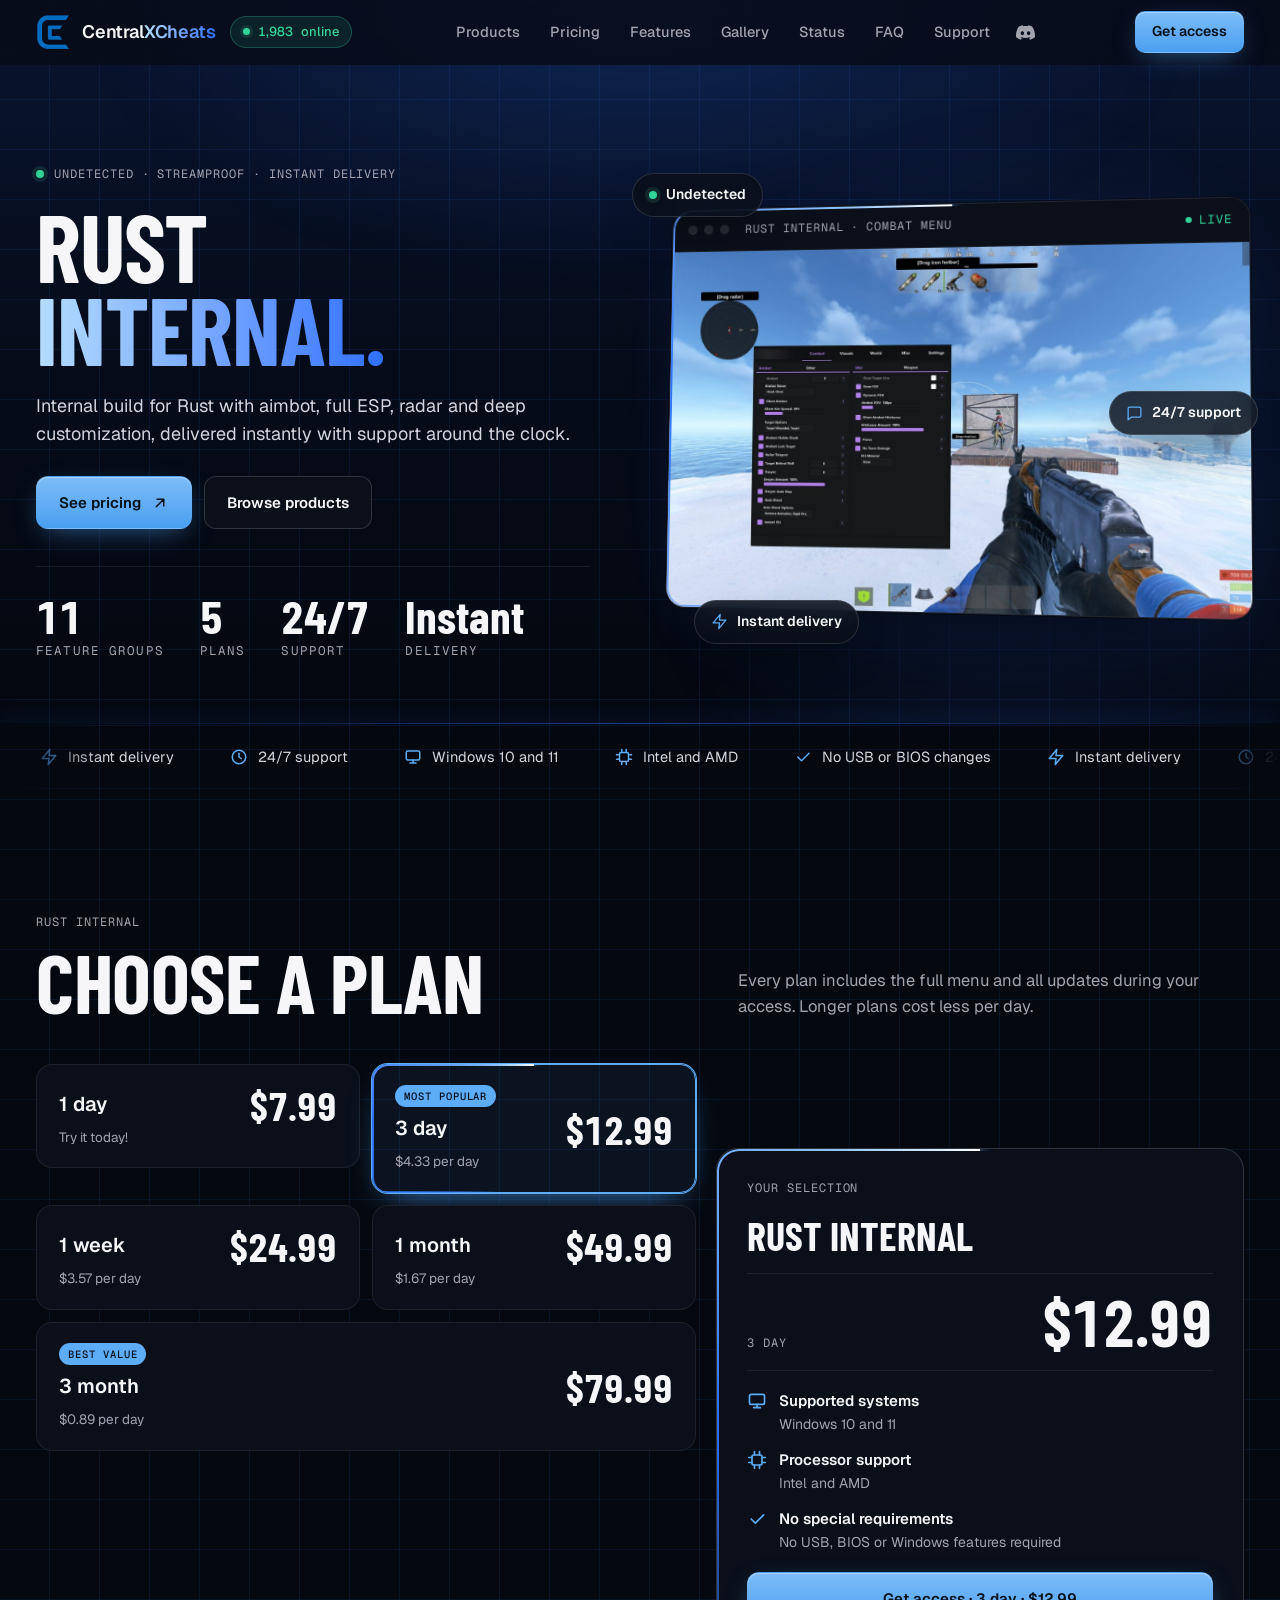
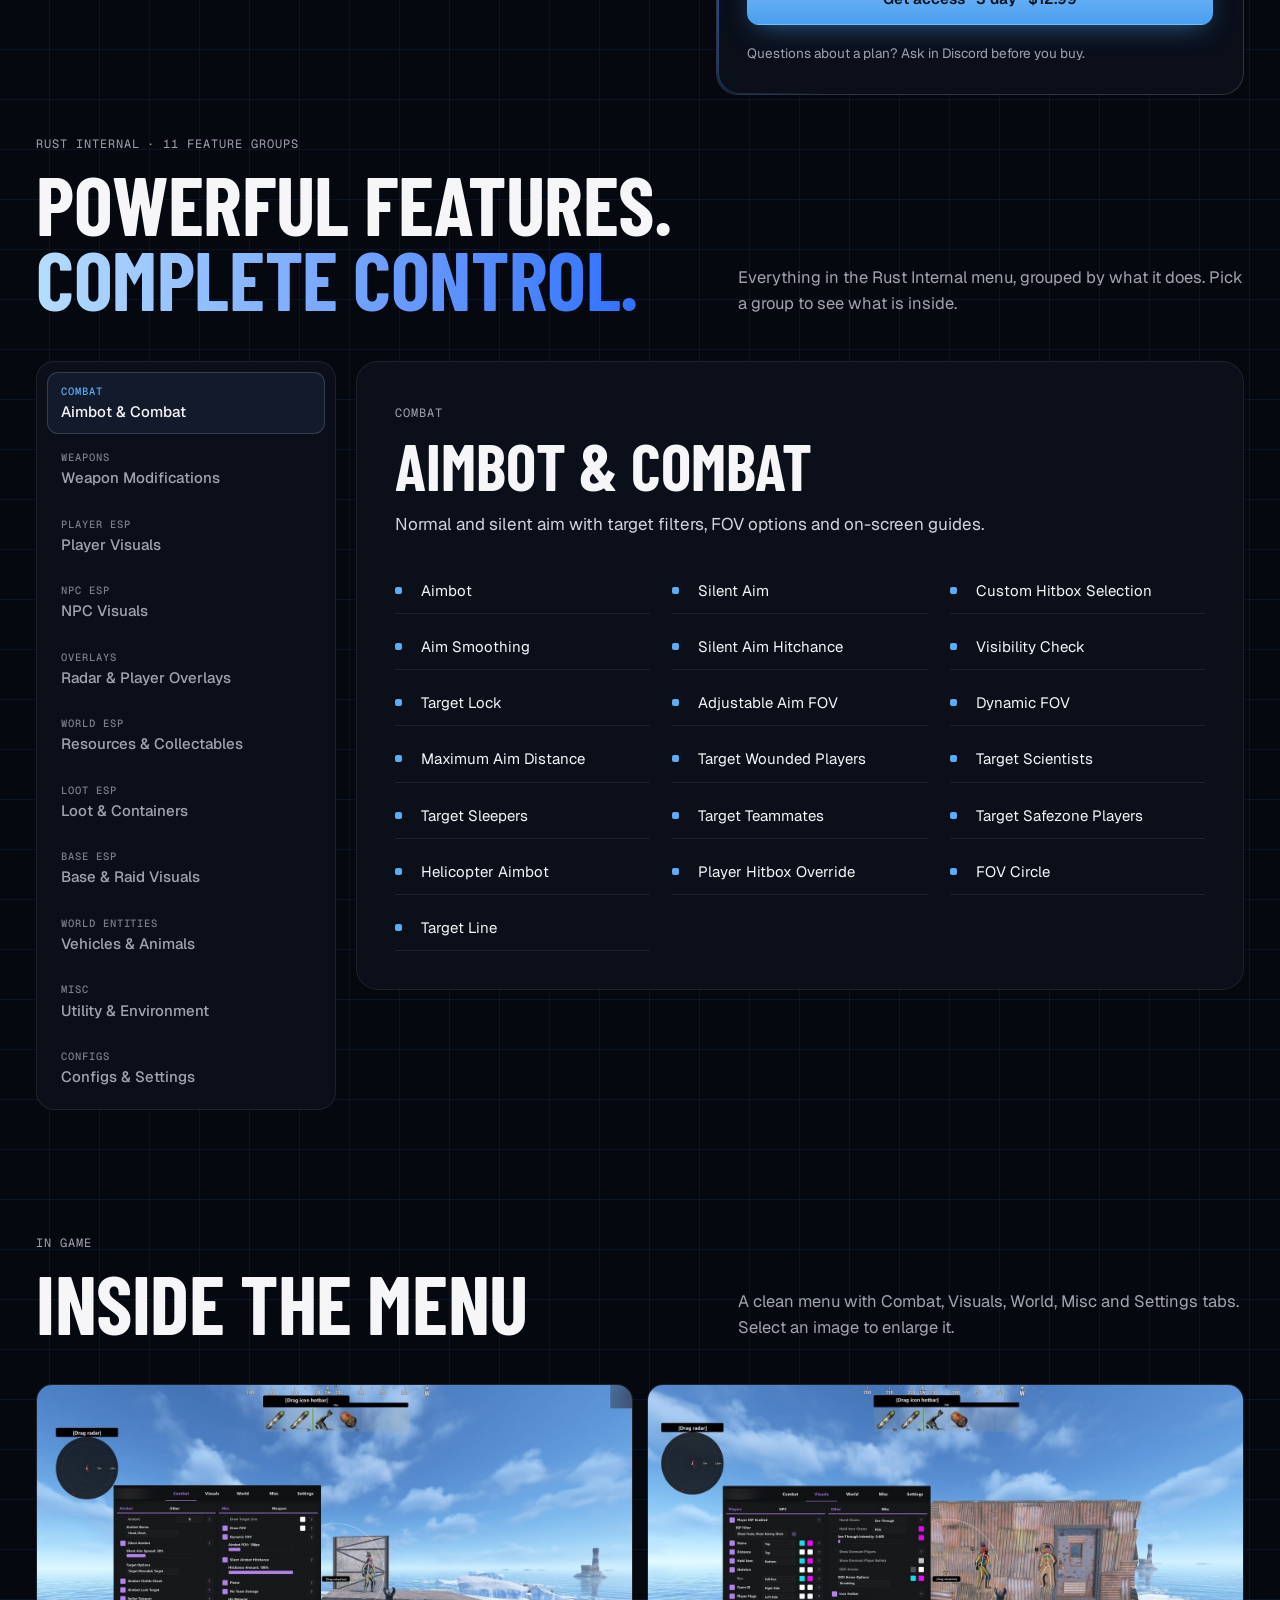
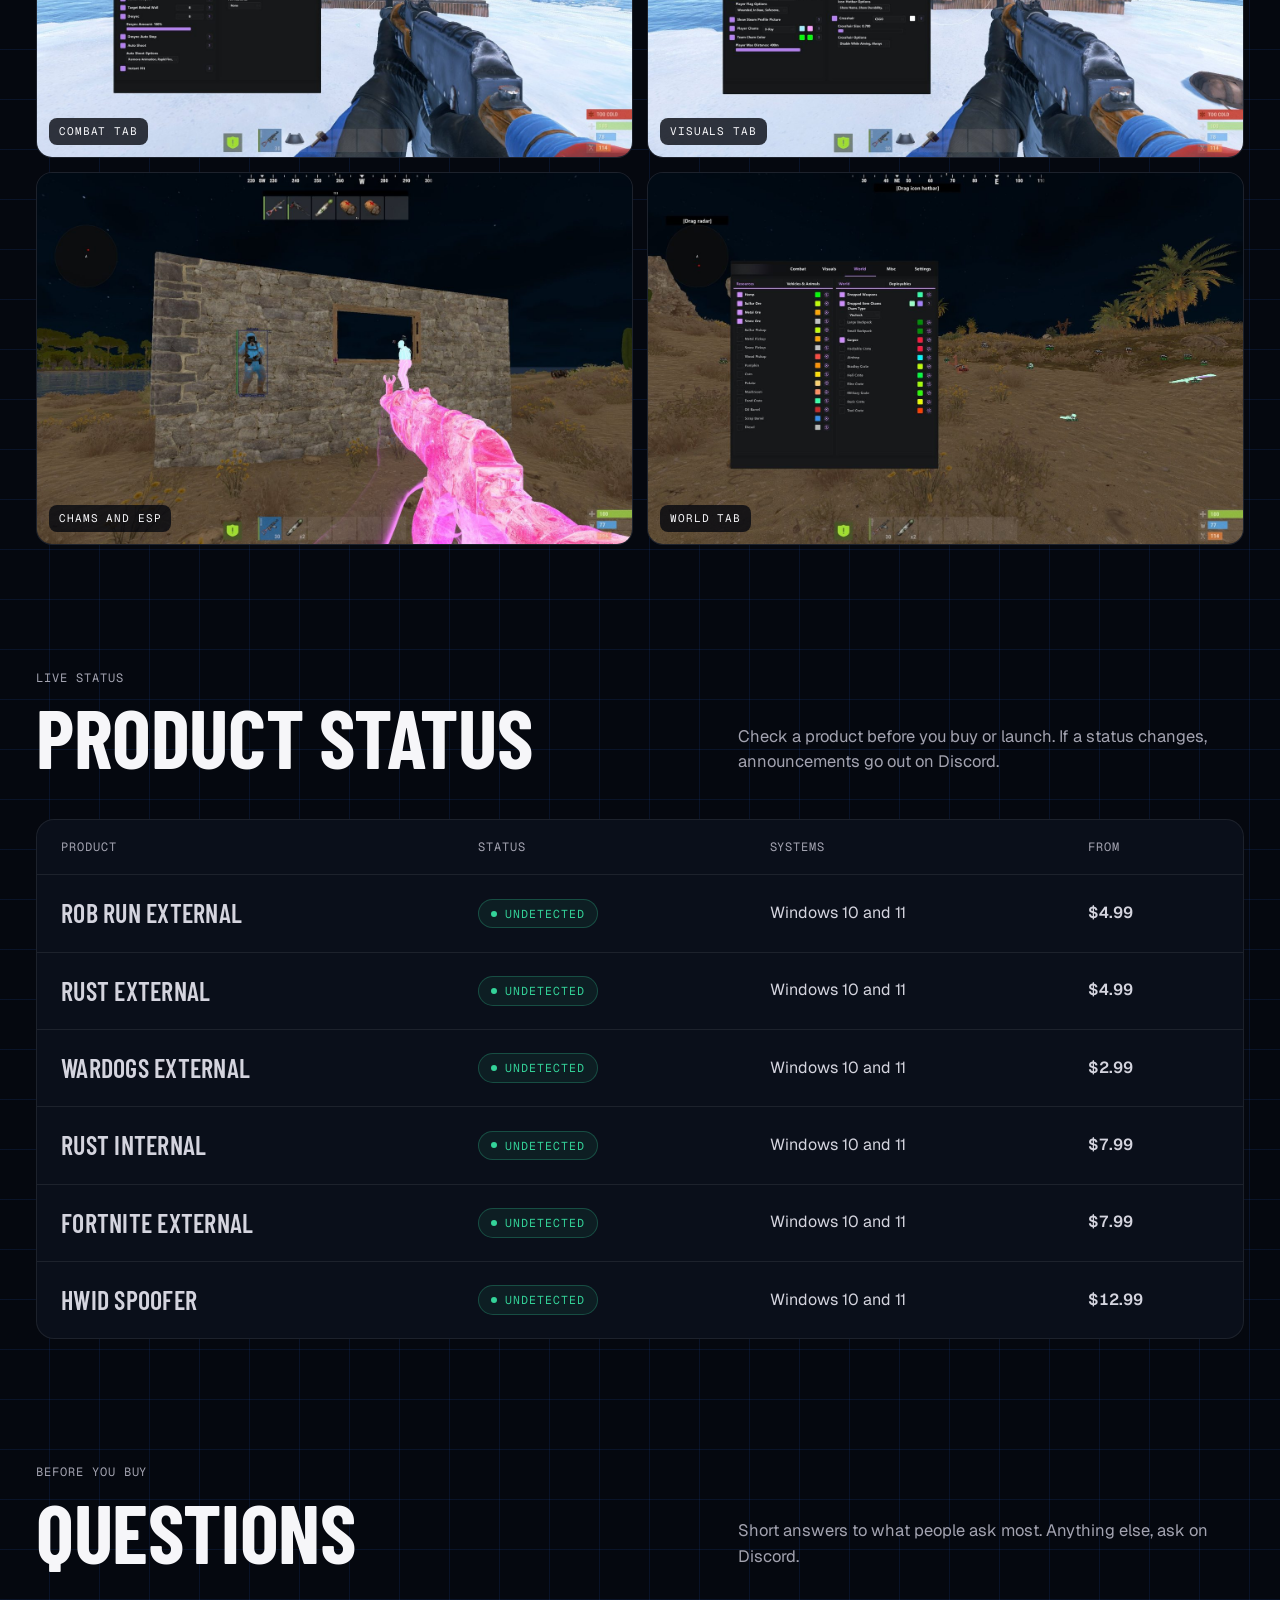
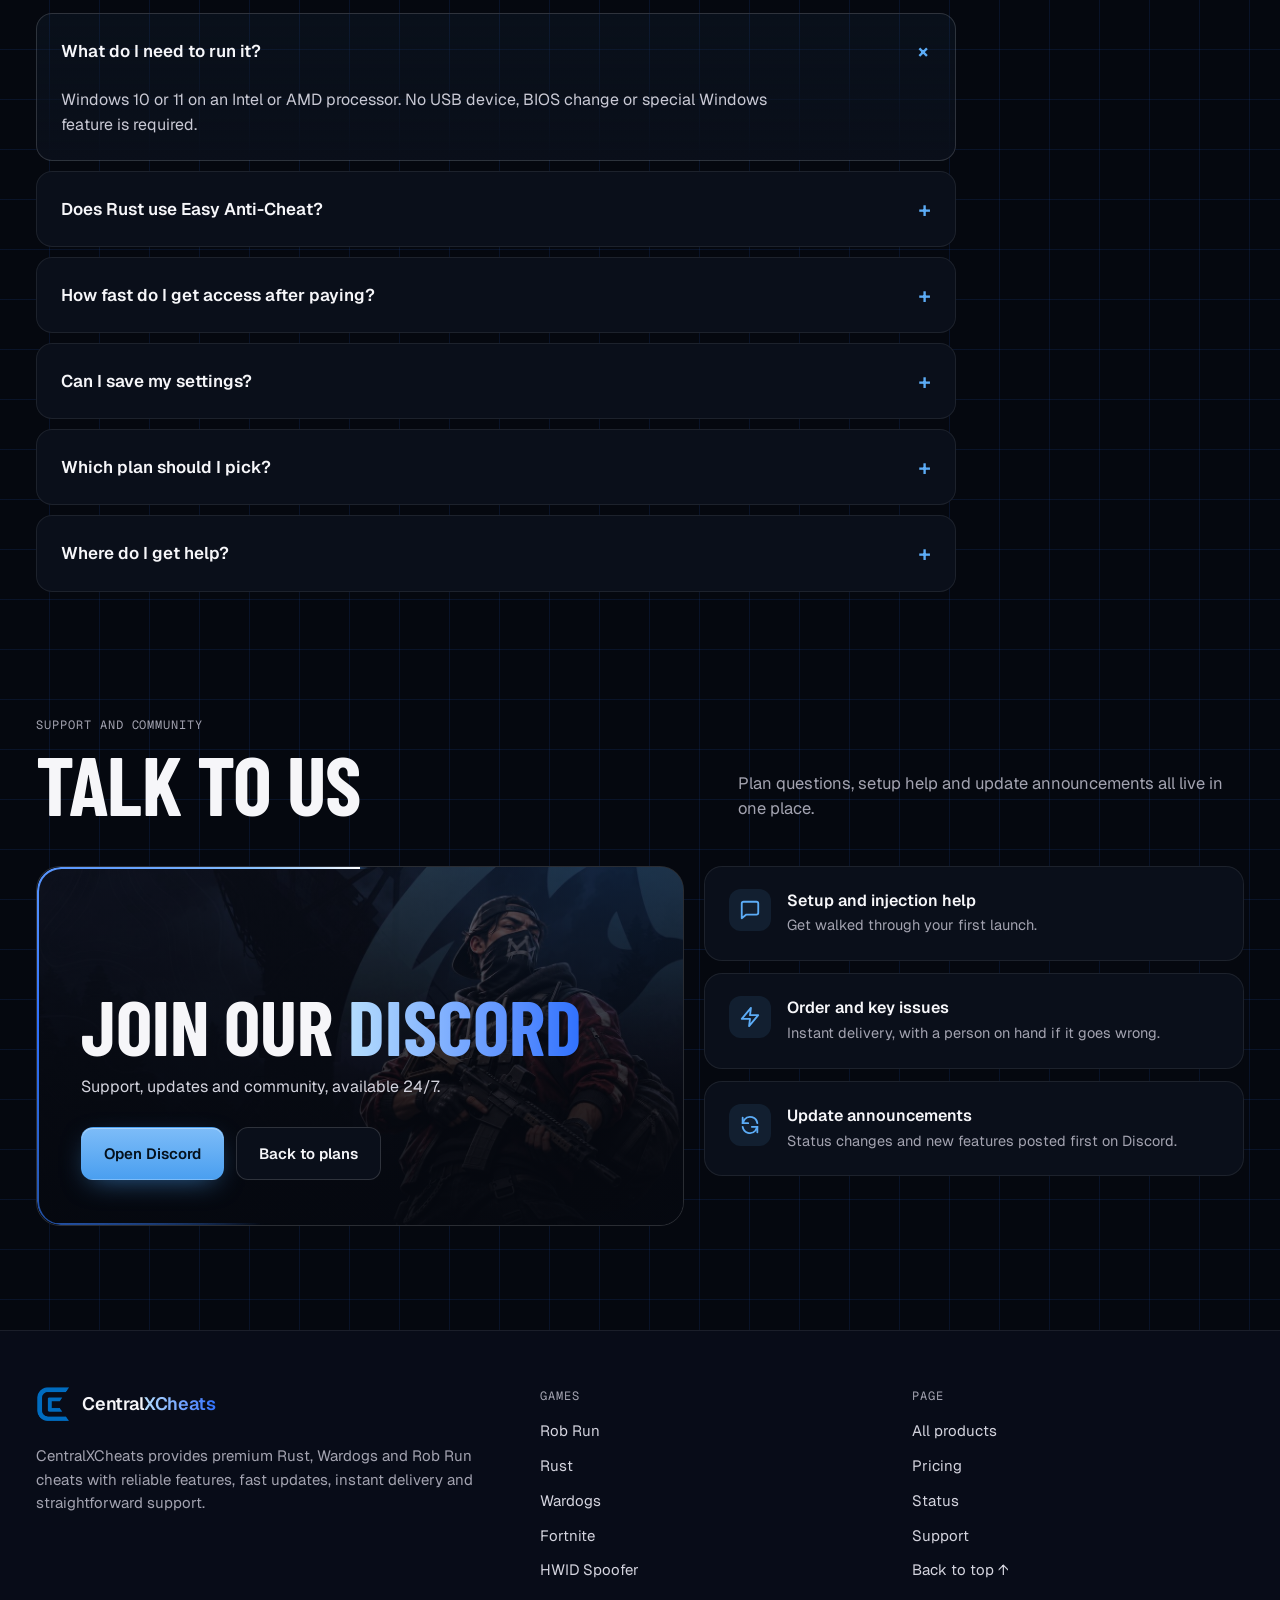
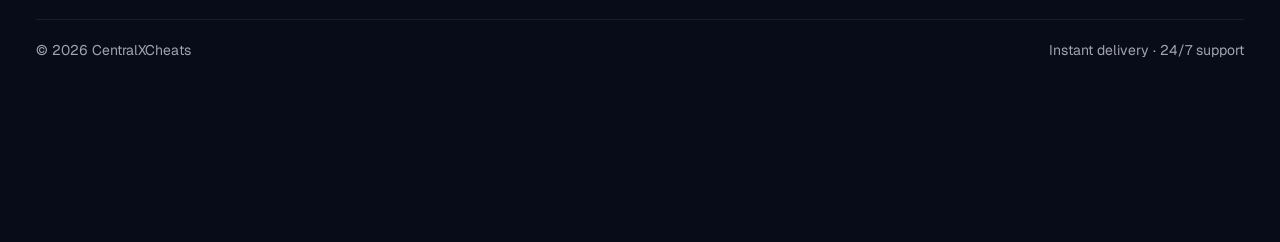
<file: rust-internal.html>
<!doctype html><html><head><meta charset=utf8><meta name=viewport content="width=device-width,initial-scale=1,viewport-fit=cover"><style>:root{color-scheme:light;box-sizing:border-box;padding-top:env(safe-area-inset-top,0px);padding-bottom:env(safe-area-inset-bottom,0px)}html{scroll-padding-top:env(safe-area-inset-top,0px)}body{margin:0;padding:0;font:14px -apple-system,BlinkMacSystemFont,sans-serif;background:#fff;color:#000}img{max-width:100%}[hidden]:not([hidden=until-found i]){display:none!important}</style></head><body>
<title>Rust Internal – CentralXCheats</title>
<meta name="description" content="Rust Internal by CentralXCheats: aimbot, full ESP, radar and deep customization. Instant delivery and 24/7 support.">
<meta name="claude:viewport-fit-sides" content="cover">
<link rel="preconnect" href="https://fonts.googleapis.com">
<link rel="preconnect" href="https://fonts.gstatic.com" crossorigin>
<link rel="stylesheet" href="https://fonts.googleapis.com/css2?family=Barlow+Condensed:wght@500;600;700&family=Geist:wght@400;500;600;700&family=Geist+Mono:wght@400;500&display=swap">
<link rel="stylesheet" href="css/site.css">
<link rel="stylesheet" href="css/fx.css">
<style>
/* four screenshots: 2 x 2 instead of one large tile plus smaller ones */
@media (min-width: 761px) {
  .gallery.four .shot, .gallery.four .shot:first-child { grid-column: span 3; grid-row: auto; aspect-ratio: 16 / 10; }
}
</style>

<header class="bar">
  <div class="wrap bar-in">
    <div class="brandset">
    <a class="brand" href="#top" data-nav aria-label="CentralXCheats, back to top">
      <img src="[data-uri]" alt="" width="34" height="34">
      <span>Central<span class="grad">XCheats</span></span>
    </a>
    <span class="live"><i></i><span id="online-n">1,983</span> online</span>
    </div>
    <nav class="nav" aria-label="Sections">
      <a href="products.html">Products</a>
      <a href="#pricing" data-nav>Pricing</a>
      <a href="#features" data-nav>Features</a>
      <a href="#gallery" data-nav>Gallery</a>
      <a href="#status" data-nav>Status</a>
      <a href="#faq" data-nav>FAQ</a>
      <a href="#support" data-nav>Support</a>
      <a class="nav-ic" href="https://discord.gg/wzjUdNQ74" target="_blank" rel="noopener" aria-label="Discord" title="Discord"><svg viewBox="0 0 24 24" fill="currentColor" aria-hidden="true"><path d="M20.317 4.3698a19.7913 19.7913 0 00-4.8851-1.5152.0741.0741 0 00-.0785.0371c-.211.3753-.4447.8648-.6083 1.2495-1.8447-.2762-3.68-.2762-5.4868 0-.1636-.3933-.4058-.8742-.6177-1.2495a.077.077 0 00-.0785-.037 19.7363 19.7363 0 00-4.8852 1.515.0699.0699 0 00-.0321.0277C.5334 9.0458-.319 13.5799.0992 18.0578a.0824.0824 0 00.0312.0561c2.0528 1.5076 4.0413 2.4228 5.9929 3.0294a.0777.0777 0 00.0842-.0276c.4616-.6304.8731-1.2952 1.226-1.9942a.076.076 0 00-.0416-.1057c-.6528-.2476-1.2743-.5495-1.8722-.8923a.077.077 0 01-.0076-.1277c.1258-.0943.2517-.1923.3718-.2914a.0743.0743 0 01.0776-.0105c3.9278 1.7933 8.18 1.7933 12.0614 0a.0739.0739 0 01.0785.0095c.1202.099.246.1981.3728.2924a.077.077 0 01-.0066.1276 12.2986 12.2986 0 01-1.873.8914.0766.0766 0 00-.0407.1067c.3604.698.7719 1.3628 1.225 1.9932a.076.076 0 00.0842.0286c1.961-.6067 3.9495-1.5219 6.0023-3.0294a.077.077 0 00.0313-.0552c.5004-5.177-.8382-9.6739-3.5485-13.6604a.061.061 0 00-.0312-.0286zM8.02 15.3312c-1.1825 0-2.1569-1.0857-2.1569-2.419 0-1.3332.9555-2.4189 2.157-2.4189 1.2108 0 2.1757 1.0952 2.1568 2.419 0 1.3332-.9555 2.4189-2.1569 2.4189zm7.9748 0c-1.1825 0-2.1569-1.0857-2.1569-2.419 0-1.3332.9554-2.4189 2.1569-2.4189 1.2108 0 2.1757 1.0952 2.1568 2.419 0 1.3332-.946 2.4189-2.1568 2.4189Z"/></svg></a>
    </nav>
    <a class="btn btn-primary btn-sm" href="#pricing" data-nav>Get access</a>
  </div>
</header>

<main>
  <div id="top" class="hero" style="scroll-margin-top:0">
    <div class="wrap hero-in">
      <div>
        <span class="eyebrow mono"><span class="dot"></span>Undetected · Streamproof · Instant delivery</span>
        <h1>Rust<br><span class="grad">Internal.</span></h1>
        <p class="lead">Internal build for Rust with aimbot, full ESP, radar and deep customization, delivered instantly with support around the clock.</p>
        <div class="cta-row">
          <a class="btn btn-primary" href="#pricing" data-nav>See pricing
            <svg viewBox="0 0 24 24" fill="none" stroke="currentColor" stroke-width="2" stroke-linecap="round" stroke-linejoin="round"><path d="M7 17 17 7M8 7h9v9"/></svg></a>
          <a class="btn btn-ghost" href="products.html">Browse products</a>
        </div>
        <div class="hero-stats"><div><b data-count="11">11</b><span>Feature groups</span></div><div><b data-count="5">5</b><span>Plans</span></div><div><b>24/7</b><span>Support</span></div><div><b>Instant</b><span>Delivery</span></div></div>
      </div>
      <div class="hero-visual" id="hv">
        <div class="hero-frame">
          <div class="hf-bar"><i></i><i></i><i></i><span class="mono">Rust Internal · Combat menu</span><span class="hf-live mono"><b></b>Live</span></div>
          <img src="img/rustint-shot1.jpg" alt="In-game Rust view with the Combat tab of the menu open" width="1600" height="898">
          <div class="hf-scan" aria-hidden="true"></div>
        </div>
        <span class="float f1"><i class="dot"></i>Undetected</span>
        <span class="float f2"><svg viewBox="0 0 24 24" fill="none" stroke="currentColor" stroke-width="1.8" stroke-linecap="round" stroke-linejoin="round"><path d="M21 15a2 2 0 0 1-2 2H8l-5 4V5a2 2 0 0 1 2-2h14a2 2 0 0 1 2 2z"/></svg>24/7 support</span>
        <span class="float f3"><svg viewBox="0 0 24 24" fill="none" stroke="currentColor" stroke-width="1.8" stroke-linecap="round" stroke-linejoin="round"><path d="M13 2 3 14h9l-1 8 10-12h-9z"/></svg>Instant delivery</span>
      </div>
    </div>
  </div>

  <div class="facts">
    <div class="wrap"><ul>
      <li><svg viewBox="0 0 24 24" fill="none" stroke="currentColor" stroke-width="2" stroke-linecap="round" stroke-linejoin="round"><path d="M13 2 3 14h9l-1 8 10-12h-9z"/></svg>Instant delivery</li>
      <li><svg viewBox="0 0 24 24" fill="none" stroke="currentColor" stroke-width="2" stroke-linecap="round" stroke-linejoin="round"><circle cx="12" cy="12" r="9"/><path d="M12 7v5l3 2"/></svg>24/7 support</li>
      <li><svg viewBox="0 0 24 24" fill="none" stroke="currentColor" stroke-width="2" stroke-linecap="round" stroke-linejoin="round"><rect x="3" y="4" width="18" height="12" rx="2"/><path d="M8 20h8M12 16v4"/></svg>Windows 10 and 11</li>
      <li><svg viewBox="0 0 24 24" fill="none" stroke="currentColor" stroke-width="2" stroke-linecap="round" stroke-linejoin="round"><rect x="6" y="6" width="12" height="12" rx="2"/><path d="M9 2v4M15 2v4M9 18v4M15 18v4M2 9h4M2 15h4M18 9h4M18 15h4"/></svg>Intel and AMD</li>
      <li><svg viewBox="0 0 24 24" fill="none" stroke="currentColor" stroke-width="2" stroke-linecap="round" stroke-linejoin="round"><path d="m5 12 5 5L20 7"/></svg>No USB or BIOS changes</li>
    </ul></div>
  </div>


  <!-- PRICING -->
  <section id="pricing" class="sec">
    <div class="wrap">
      <div class="sec-head">
        <div><span class="mono">Rust Internal</span><h2>Choose a plan</h2></div>
        <p>Every plan includes the full menu and all updates during your access. Longer plans cost less per day.</p>
      </div>
      <div class="pricing">
        <fieldset id="plans" class="plans" style="border:0;padding:0;margin:0;min-width:0">
          <legend class="mono" style="position:absolute;width:1px;height:1px;overflow:hidden;clip:rect(0 0 0 0)">Plan length</legend>
        </fieldset>
        <aside class="summary" aria-live="polite">
          <span class="mono">Your selection</span>
          <h3 id="sum-name">Rust Internal</h3>
          <div class="total"><span id="sum-plan" class="mono">3 day</span><b id="sum-price">$12.99</b></div>
          <ul class="ticks">
            <li><svg viewBox="0 0 24 24" fill="none" stroke="currentColor" stroke-width="2" stroke-linecap="round" stroke-linejoin="round"><rect x="3" y="4" width="18" height="12" rx="2"/><path d="M8 20h8M12 16v4"/></svg><div><b>Supported systems</b><span>Windows 10 and 11</span></div></li>
            <li><svg viewBox="0 0 24 24" fill="none" stroke="currentColor" stroke-width="2" stroke-linecap="round" stroke-linejoin="round"><rect x="6" y="6" width="12" height="12" rx="2"/><path d="M9 2v4M15 2v4M9 18v4M15 18v4M2 9h4M2 15h4M18 9h4M18 15h4"/></svg><div><b>Processor support</b><span>Intel and AMD</span></div></li>
            <li><svg viewBox="0 0 24 24" fill="none" stroke="currentColor" stroke-width="2" stroke-linecap="round" stroke-linejoin="round"><path d="m5 12 5 5L20 7"/></svg><div><b>No special requirements</b><span>No USB, BIOS or Windows features required</span></div></li>
          </ul>
          <a id="checkout" class="btn btn-primary" href="#support" data-nav>Get access</a>
          <p class="note">Questions about a plan? Ask in Discord before you buy.</p>
        </aside>
      </div>
    </div>
  </section>

  <!-- FEATURES -->
  <section id="features" class="sec">
    <div class="wrap">
      <div class="sec-head">
        <div><span class="mono">Rust Internal · 11 feature groups</span><h2>Powerful features.<br><span class="grad">Complete control.</span></h2></div>
        <p>Everything in the Rust Internal menu, grouped by what it does. Pick a group to see what is inside.</p>
      </div>
      <div class="fx">
        <div class="fx-list" role="tablist" aria-label="Feature groups" id="fx-list"></div>
        <div class="fx-panel" id="fx-panel" role="tabpanel" aria-live="polite"></div>
      </div>
    </div>
  </section>

  <!-- GALLERY -->
  <section id="gallery" class="sec">
    <div class="wrap">
      <div class="sec-head">
        <div><span class="mono">In game</span><h2>Inside the menu</h2></div>
        <p>A clean menu with Combat, Visuals, World, Misc and Settings tabs. Select an image to enlarge it.</p>
      </div>
      <div class="gallery four" id="gallery-grid"></div>
    </div>
  </section>

  <!-- STATUS -->
  <section id="status" class="sec">
    <div class="wrap">
      <div class="sec-head">
        <div><span class="mono">Live status</span><h2>Product status</h2></div>
        <p>Check a product before you buy or launch. If a status changes, announcements go out on Discord.</p>
      </div>
      <div class="table-wrap">
        <table>
          <thead><tr><th class="mono">Product</th><th class="mono">Status</th><th class="mono">Systems</th><th class="mono">From</th></tr></thead>
          <tbody>
            <tr><td><b>Rob Run External</b></td><td><span class="pill"><i></i>Undetected</span></td><td>Windows 10 and 11</td><td class="num">$4.99</td></tr>
            <tr><td><b>Rust External</b></td><td><span class="pill"><i></i>Undetected</span></td><td>Windows 10 and 11</td><td class="num">$4.99</td></tr>
            <tr><td><b>Wardogs External</b></td><td><span class="pill"><i></i>Undetected</span></td><td>Windows 10 and 11</td><td class="num">$2.99</td></tr>
            <tr><td><b>Rust Internal</b></td><td><span class="pill"><i></i>Undetected</span></td><td>Windows 10 and 11</td><td class="num">$7.99</td></tr>
            <tr><td><b>Fortnite External</b></td><td><span class="pill"><i></i>Undetected</span></td><td>Windows 10 and 11</td><td class="num">$7.99</td></tr>
            <tr><td><b>HWID Spoofer</b></td><td><span class="pill"><i></i>Undetected</span></td><td>Windows 10 and 11</td><td class="num">$12.99</td></tr>
          </tbody>
        </table>
      </div>
    </div>
  </section>


  <!-- FAQ -->
  <section id="faq" class="sec">
    <div class="wrap">
      <div class="sec-head">
        <div><span class="mono">Before you buy</span><h2>Questions</h2></div>
        <p>Short answers to what people ask most. Anything else, ask on Discord.</p>
      </div>
      <div class="faq">
        <details open><summary>What do I need to run it?</summary><p>Windows 10 or 11 on an Intel or AMD processor. No USB device, BIOS change or special Windows feature is required.</p></details>
        <details><summary>Does Rust use Easy Anti-Cheat?</summary><p>Yes. Rust uses Easy Anti-Cheat (EAC). No cheat can be guaranteed to stay undetected after a game or anti-cheat update, so check the status table before you launch and watch Discord for announcements when something changes.</p></details>
        <details><summary>How fast do I get access after paying?</summary><p>Delivery is instant. Your key is available as soon as the order completes.</p></details>
        <details><summary>Can I save my settings?</summary><p>Yes. The menu can save and load configs, keep several profiles, and import or export them through the clipboard, with custom keybinds and menu colors.</p></details>
        <details><summary>Which plan should I pick?</summary><p>Start with a 1 day or 3 day plan to try it. The 1 month and 3 month plans have the lowest price per day for regular play.</p></details>
        <details><summary>Where do I get help?</summary><p>Support is available around the clock on Discord, along with updates and the community.</p></details>
      </div>
    </div>
  </section>

  <!-- SUPPORT -->
  <section id="support" class="sec">
    <div class="wrap">
      <div class="sec-head">
        <div><span class="mono">Support and community</span><h2>Talk to us</h2></div>
        <p>Plan questions, setup help and update announcements all live in one place.</p>
      </div>
      <div class="support">
        <div class="cta-panel">
          <h3>Join our <span class="grad">Discord</span></h3>
          <p>Support, updates and community, available 24/7.</p>
          <div class="cta-row"><a class="btn btn-primary" id="discord" href="https://discord.gg/wzjUdNQ74" target="_blank" rel="noopener">Open Discord</a>
            <a class="btn btn-ghost" href="#pricing" data-nav>Back to plans</a></div>
        </div>
        <div class="helps">
          <div class="help"><svg viewBox="0 0 24 24" fill="none" stroke="currentColor" stroke-width="2" stroke-linecap="round" stroke-linejoin="round"><path d="M21 15a2 2 0 0 1-2 2H8l-5 4V5a2 2 0 0 1 2-2h14a2 2 0 0 1 2 2z"/></svg><div><b>Setup and injection help</b><span>Get walked through your first launch.</span></div></div>
          <div class="help"><svg viewBox="0 0 24 24" fill="none" stroke="currentColor" stroke-width="2" stroke-linecap="round" stroke-linejoin="round"><path d="M13 2 3 14h9l-1 8 10-12h-9z"/></svg><div><b>Order and key issues</b><span>Instant delivery, with a person on hand if it goes wrong.</span></div></div>
          <div class="help"><svg viewBox="0 0 24 24" fill="none" stroke="currentColor" stroke-width="2" stroke-linecap="round" stroke-linejoin="round"><path d="M4 4v6h6M20 20v-6h-6"/><path d="M20 10A8 8 0 0 0 6 6L4 10m16 4-2 4a8 8 0 0 1-14-4"/></svg><div><b>Update announcements</b><span>Status changes and new features posted first on Discord.</span></div></div>
        </div>
      </div>
    </div>
  </section>
</main>

<footer class="site">
  <div class="wrap">
    <div class="foot-in">
      <div>
        <a class="brand" href="#top" data-nav><img src="[data-uri]" alt="" width="34" height="34"><span>Central<span class="grad">XCheats</span></span></a>
        <p>CentralXCheats provides premium Rust, Wardogs and Rob Run cheats with reliable features, fast updates, instant delivery and straightforward support.</p>
      </div>
      <div><h4 class="mono">Games</h4><ul><li><a href="products.html?game=robrun">Rob Run</a></li><li><a href="products.html?game=rust">Rust</a></li><li><a href="products.html?game=wardogs">Wardogs</a></li><li><a href="products.html?game=fortnite">Fortnite</a></li><li><a href="products.html?game=spoofer">HWID Spoofer</a></li></ul></div>
      <div><h4 class="mono">Page</h4><ul><li><a href="products.html">All products</a></li><li><a href="#pricing" data-nav>Pricing</a></li><li><a href="#status" data-nav>Status</a></li><li><a href="#support" data-nav>Support</a></li><li><a href="#top" data-nav>Back to top ↑</a></li></ul></div>
    </div>
    <div class="foot-base"><span>© 2026 CentralXCheats</span><span>Instant delivery · 24/7 support</span></div>
  </div>
  <div class="wm" aria-hidden="true">CentralXCheats</div>
</footer>

<div class="lb" id="lb" hidden role="dialog" aria-modal="true" aria-label="Screenshot viewer">
  <button class="lb-btn lb-close" id="lb-close" aria-label="Close">×</button>
  <button class="lb-btn lb-prev" id="lb-prev" aria-label="Previous">‹</button>
  <img id="lb-img" alt="">
  <button class="lb-btn lb-next" id="lb-next" aria-label="Next">›</button>
</div>

<script>
/* ------------ editable content ------------ */
var CHECKOUT_URL = "";                       // set to your store link to send "Get access" there
var DISCORD_URL  = "https://discord.gg/wzjUdNQ74";    // set to your invite link
var ONLINE = 1983;                           // replace with a real figure or live source
var PLANS = [
  {"id": "1d", "name": "1 day", "price": 7.99, "note": "Try it today!", "url": "https://buy.stripe.com/8x24gB6OA0JO1878ie87K0f"},
  {"id": "3d", "name": "3 day", "price": 12.99, "note": "$4.33 per day", "url": "https://buy.stripe.com/eVqbJ32yk3W07wvdCy87K0g", "tag": "Most popular"},
  {"id": "1w", "name": "1 week", "price": 24.99, "note": "$3.57 per day", "url": "https://buy.stripe.com/14A8wR4Gs5040430PM87K0h"},
  {"id": "1m", "name": "1 month", "price": 49.99, "note": "$1.67 per day", "url": "https://buy.stripe.com/3cI6oJ0qc3W0dUT9mi87K0i"},
  {"id": "3m", "name": "3 month", "price": 79.99, "note": "$0.89 per day", "url": "https://buy.stripe.com/aFa3cx2ykdwAdUTcyu87K0j", "tag": "Best value", "wide": true}
];
var DEFAULT_PLAN = "3d";
var GROUPS = [{"label": "COMBAT", "title": "Aimbot & Combat", "desc": "Normal and silent aim with target filters, FOV options and on-screen guides.", "items": ["Aimbot", "Silent Aim", "Custom Hitbox Selection", "Aim Smoothing", "Silent Aim Hitchance", "Visibility Check", "Target Lock", "Adjustable Aim FOV", "Dynamic FOV", "Maximum Aim Distance", "Target Wounded Players", "Target Scientists", "Target Sleepers", "Target Teammates", "Target Safezone Players", "Helicopter Aimbot", "Player Hitbox Override", "FOV Circle", "Target Line"]}, {"label": "WEAPONS", "title": "Weapon Modifications", "desc": "Adjust recoil, spread, fire rate and other weapon behavior.", "items": ["Recoil Control", "Horizontal Recoil Adjustment", "Vertical Recoil Adjustment", "Spread Control", "Adjustable Weapon Spread", "Fast Bullets", "No Shotgun Spread", "Force Automatic", "Instant Eoka", "Adjustable Eoka Success Chance", "Reload Indicator"], "more": 7}, {"label": "PLAYER ESP", "title": "Player Visuals", "desc": "Player overlays with names, distance, held items, skeletons, boxes and chams.", "items": ["Player ESP", "Player Names", "Player Distance", "Held Item ESP", "Skeleton ESP", "Box ESP", "Player Chams", "Player Status Flags", "Teammate ESP", "Enemy ESP", "Wounded Player ESP", "Safezone Player ESP", "Dead Player ESP", "Sleeper ESP", "Connected Sleeper ESP", "Visible & Hidden Colors", "Adjustable Player Render Distance"], "more": 13}, {"label": "NPC ESP", "title": "NPC Visuals", "desc": "Dedicated overlays for scientists and other NPCs, with their own chams and distances.", "items": ["NPC ESP", "NPC Names", "NPC Distance", "NPC Box ESP", "NPC Skeleton ESP", "NPC Chams", "Multiple Chams Styles", "Visible & Hidden Colors", "Custom NPC Render Distance"], "more": 5}, {"label": "OVERLAYS", "title": "Radar & Player Overlays", "desc": "A radar, off-screen arrows and a hotbar overlay to keep track of nearby players.", "items": ["Player Radar", "Radar Distance Visualizer", "Radar Orientation Lock", "Radar Auto Scale", "Adjustable Radar Size", "Adjustable Radar Distance", "Radar Transparency", "Off-Screen Player Arrows", "Animated Arrow Effects", "Icon Hotbar", "Text Hotbar", "Player Item Names", "Item Durability", "Item Amounts", "Custom Hotbar Appearance"], "more": 11}, {"label": "WORLD ESP", "title": "Resources & Collectables", "desc": "Mark ores, plants, crates and barrels, each with its own color and render distance.", "items": ["Sulfur Ore", "Metal Ore", "Stone Ore", "HQM Ore", "Hemp", "Mushrooms", "Pumpkins", "Corn", "Potatoes", "Food Crates", "Oil Barrels", "Scrap Barrels", "Custom ESP Colors", "Individual Render Distances"], "more": 10}, {"label": "LOOT ESP", "title": "Loot & Containers", "desc": "Highlight airdrops, crates, dropped gear and corpses with separate distance settings.", "items": ["Airdrops", "Hackable Crates", "Bradley Crates", "Helicopter Crates", "Elite Crates", "Military Crates", "Basic Crates", "Tool Crates", "Dropped Weapons", "Dropped Backpacks", "Player Corpses", "Diesel", "Loot Distance Display", "Custom Loot Render Distances"], "more": 10}, {"label": "BASE ESP", "title": "Base & Raid Visuals", "desc": "Follow raids, tool cupboards, traps, turrets and workbenches around you.", "items": ["Raid ESP", "Raid Type", "Raid Timer", "Explosive Counts", "Raid Distance", "Explosive Type Filters", "Custom Raid Tracking Distance", "Raid Age Filter", "Tool Cupboards", "Hidden Stashes", "Shotgun Traps", "Auto Turrets", "SAM Sites", "Landmines", "Tier 1 Workbenches", "Tier 2 Workbenches", "Tier 3 Workbenches"], "more": 13}, {"label": "WORLD ENTITIES", "title": "Vehicles & Animals", "desc": "Show helicopters, vehicles, boats and animals with adjustable tracking range.", "items": ["Patrol Helicopter", "Bradley APC", "Minicopters", "Scrap Helicopters", "Rowboats", "RHIB Boats", "Motorbikes", "Pedal Bikes", "Horses", "Bears", "Wolves", "Boars", "Crocodiles", "Panthers", "Snakes", "Tigers", "Sharks", "Chickens"], "more": 14}, {"label": "MISC", "title": "Utility & Environment", "desc": "Convenience tools plus time of day, sky and lighting controls.", "items": ["Instant Loot", "Instant Revive", "Ignore Player Collision", "Remove Layers", "Battle Mode", "Battle Mode Indicator", "Add/Remove Friends", "Add/Remove Enemies", "Enemy Proximity Alerts", "Bright Night", "Time Changer", "Custom Day Sky", "Custom Night Sky", "Custom Sun Color", "Custom Moon Color", "Custom Stars", "Adjustable Star Brightness & Size"], "more": 13}, {"label": "CONFIGS", "title": "Configs & Settings", "desc": "Save, load and share setups, and restyle the menu, ESP fonts and crosshair.", "items": ["Save Configurations", "Load Configurations", "Import Configs from Clipboard", "Export Configs to Clipboard", "Multiple Config Profiles", "Legit & Rage Config Presets", "Custom Menu Colors", "Custom Menu Keybind", "Custom ESP Fonts", "Custom ESP Colors", "Crosshair Customization", "Multiple Crosshair Styles", "Rainbow Crosshair", "Adjustable Crosshair Size", "Crosshair Color Selection", "Watermark Toggle", "Custom World Distance Colors"], "more": 13}];
var SHOTS = ["img/rustint-shot1.jpg", "img/rustint-shot2.jpg", "img/rustint-shot3.jpg", "img/rustint-shot4.jpg"];
var SHOT_LABELS = ["Combat tab", "Visuals tab", "Chams and ESP", "World tab"];

/* ------------ helpers ------------ */
var reduce = window.matchMedia && matchMedia("(prefers-reduced-motion: reduce)").matches;
function el(tag, attrs, html) { var n = document.createElement(tag); for (var k in (attrs||{})) n.setAttribute(k, attrs[k]); if (html != null) n.innerHTML = html; return n; }
function esc(s) { return String(s).replace(/[&<>"]/g, function (c) { return {"&":"&amp;","<":"&lt;",">":"&gt;",'"':"&quot;"}[c]; }); }
function money(n) { return "$" + n.toFixed(2); }

/* ------------ section navigation: scroll on the same page ------------ */
function goTo(id, push) {
  var t = document.getElementById(id); if (!t) return;
  t.scrollIntoView({ behavior: reduce ? "auto" : "smooth", block: "start" });
  if (push) { try { history.replaceState(null, "", "#" + id); } catch (e) {} }
}
document.addEventListener("click", function (e) {
  var a = e.target.closest && e.target.closest("a[data-nav]"); if (!a) return;
  e.preventDefault(); goTo(a.getAttribute("href").slice(1), true);
});
var links = [].slice.call(document.querySelectorAll(".nav a"));
var secs = links.map(function (a) { var h = a.getAttribute("href"); return h.charAt(0) === "#" ? document.getElementById(h.slice(1)) : null; });
function spy() {
  var y = window.scrollY + (parseInt(getComputedStyle(document.documentElement).getPropertyValue("--bar-h")) || 64) + 140, cur = -1;
  secs.forEach(function (s, i) { if (s && s.offsetTop <= y) cur = i; });
  links.forEach(function (a, i) { a.setAttribute("aria-current", i === cur ? "true" : "false"); });
  if (cur >= 0 && links[cur].scrollIntoView && window.innerWidth <= 760) { var n = links[cur].parentNode; n.scrollLeft = links[cur].offsetLeft - 40; }
}
window.addEventListener("scroll", spy, { passive: true }); window.addEventListener("resize", spy); spy();
if (location.hash && document.getElementById(location.hash.slice(1))) setTimeout(function () { goTo(location.hash.slice(1), false); }, 60);
document.getElementById("discord").href = DISCORD_URL;

/* ------------ plans ------------ */
var planBox = document.getElementById("plans");
PLANS.forEach(function (p) {
  var l = el("label", { "class": "plan" + (p.wide ? " wide" : "") });
  l.innerHTML = '<input type="radio" name="plan" value="' + p.id + '"' + (p.id === DEFAULT_PLAN ? " checked" : "") + '><span>' +
    (p.tag ? '<em class="tag" style="font-style:normal">' + esc(p.tag) + '</em>' : '') +
    '<b>' + esc(p.name) + '</b><i class="p" style="font-style:normal">' + money(p.price) + '</i><small>' + esc(p.note) + '</small></span>';
  planBox.appendChild(l);
});
function setPlan(id) {
  var p = PLANS.filter(function (x) { return x.id === id; })[0] || PLANS[0];
  document.getElementById("sum-plan").textContent = p.name;
  document.getElementById("sum-price").textContent = money(p.price);
  var c = document.getElementById("checkout");
  c.textContent = "Get access · " + p.name + " · " + money(p.price);
  var link = p.url || CHECKOUT_URL;
  if (link) { c.removeAttribute("data-nav"); c.href = link; c.target = "_blank"; c.rel = "noopener"; }
}
planBox.addEventListener("change", function (e) { if (e.target.name === "plan") setPlan(e.target.value); });
setPlan(DEFAULT_PLAN);

/* ------------ feature browser ------------ */
var fxList = document.getElementById("fx-list"), fxPanel = document.getElementById("fx-panel");
function showGroup(i) {
  var g = GROUPS[i];
  [].forEach.call(fxList.children, function (b, k) { b.setAttribute("aria-selected", k === i ? "true" : "false"); b.tabIndex = k === i ? 0 : -1; });
  fxPanel.innerHTML = '<span class="mono">' + esc(g.label) + '</span><h3>' + esc(g.title) + '</h3><p>' + esc(g.desc) + '</p><ul class="fx-items">' +
    g.items.map(function (t) { return "<li>" + esc(t) + "</li>"; }).join("") +
    (g.more ? '<li class="more">+' + g.more + ' more in the menu</li>' : "") + "</ul>";
}
GROUPS.forEach(function (g, i) {
  var b = el("button", { type: "button", role: "tab" }, "<small>" + esc(g.label) + "</small>" + esc(g.title));
  b.addEventListener("click", function () { showGroup(i); });
  b.addEventListener("keydown", function (e) {
    var d = e.key === "ArrowDown" || e.key === "ArrowRight" ? 1 : e.key === "ArrowUp" || e.key === "ArrowLeft" ? -1 : 0; if (!d) return;
    e.preventDefault(); var n = (i + d + GROUPS.length) % GROUPS.length; showGroup(n); fxList.children[n].focus();
  });
  fxList.appendChild(b);
});
if (GROUPS.length) showGroup(0);
else document.querySelector(".fx").innerHTML = '<div class="empty"><div><h3>Feature list coming soon</h3><p>The full list for this build is being added. Ask on Discord if you want to know what is inside before you buy.</p></div><a class="btn btn-ghost" href="' + esc(DISCORD_URL) + '" target="_blank" rel="noopener">Ask on Discord</a></div>';

/* ------------ gallery + lightbox ------------ */
var gal = document.getElementById("gallery-grid"), lb = document.getElementById("lb"), lbImg = document.getElementById("lb-img"), at = 0, lastFocus = null;
SHOTS.forEach(function (src, i) {
  var b = el("button", { "class": "shot", type: "button", "aria-label": "Open screenshot: " + SHOT_LABELS[i] }, '<img src="' + src + '" alt="" loading="lazy"><span>' + SHOT_LABELS[i] + "</span>");
  b.addEventListener("click", function () { lastFocus = b; show(i); lb.hidden = false; document.getElementById("lb-close").focus(); });
  gal.appendChild(b);
});
if (!SHOTS.length) { gal.className = ""; gal.innerHTML = '<div class="empty"><div><h3>Menu pictures coming soon</h3><p>Screenshots of this build are being added. Join the Discord to see it in action.</p></div><a class="btn btn-ghost" href="' + esc(DISCORD_URL) + '" target="_blank" rel="noopener">Join Discord</a></div>'; }
function show(i) { at = (i + SHOTS.length) % SHOTS.length; lbImg.src = SHOTS[at]; lbImg.alt = SHOT_LABELS[at]; }
function closeLb() { lb.hidden = true; if (lastFocus) lastFocus.focus(); }
document.getElementById("lb-close").onclick = closeLb;
document.getElementById("lb-prev").onclick = function () { show(at - 1); };
document.getElementById("lb-next").onclick = function () { show(at + 1); };
lb.addEventListener("click", function (e) { if (e.target === lb) closeLb(); });
document.addEventListener("keydown", function (e) { if (lb.hidden) return; if (e.key === "Escape") closeLb(); if (e.key === "ArrowLeft") show(at - 1); if (e.key === "ArrowRight") show(at + 1); });

/* ------------ online counter ------------ */
document.getElementById("online-n").textContent = ONLINE.toLocaleString("en-US");
</script>

<script src="js/fx.js"></script>

</body></html>
</file>
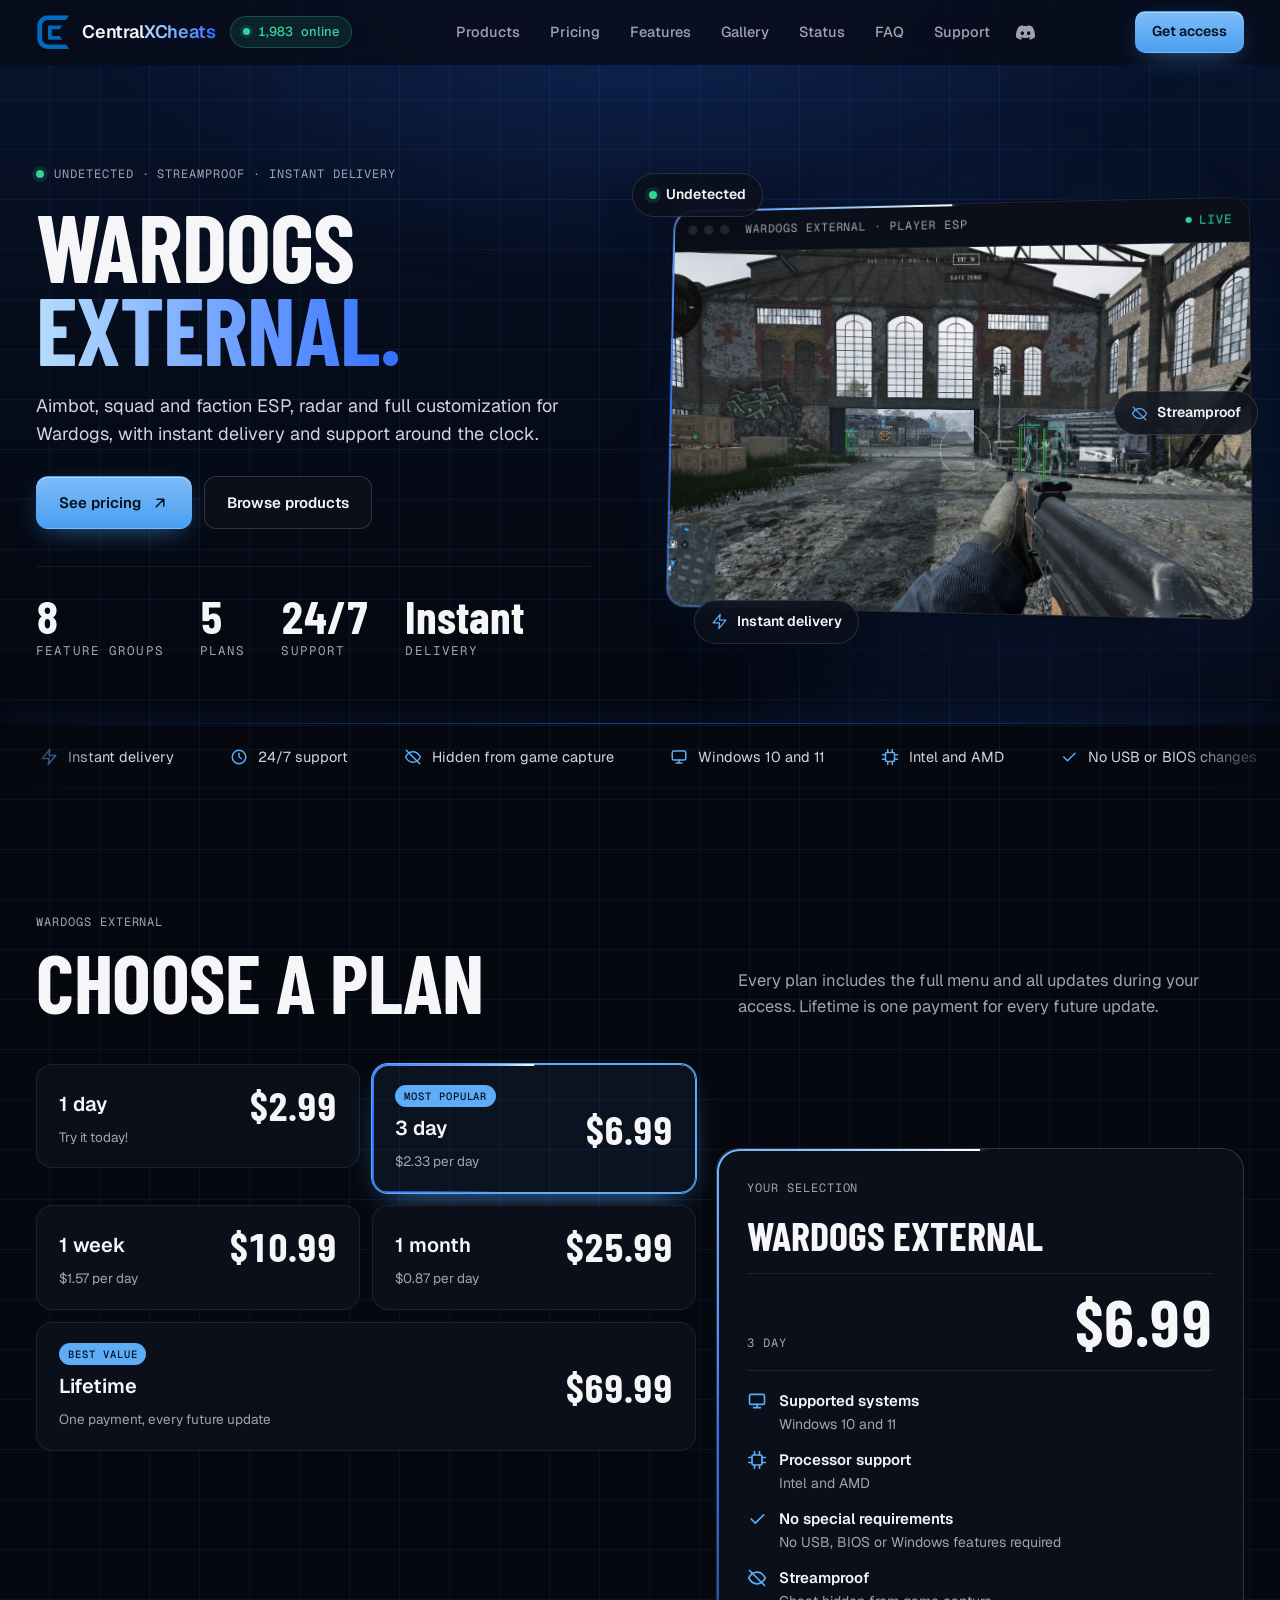
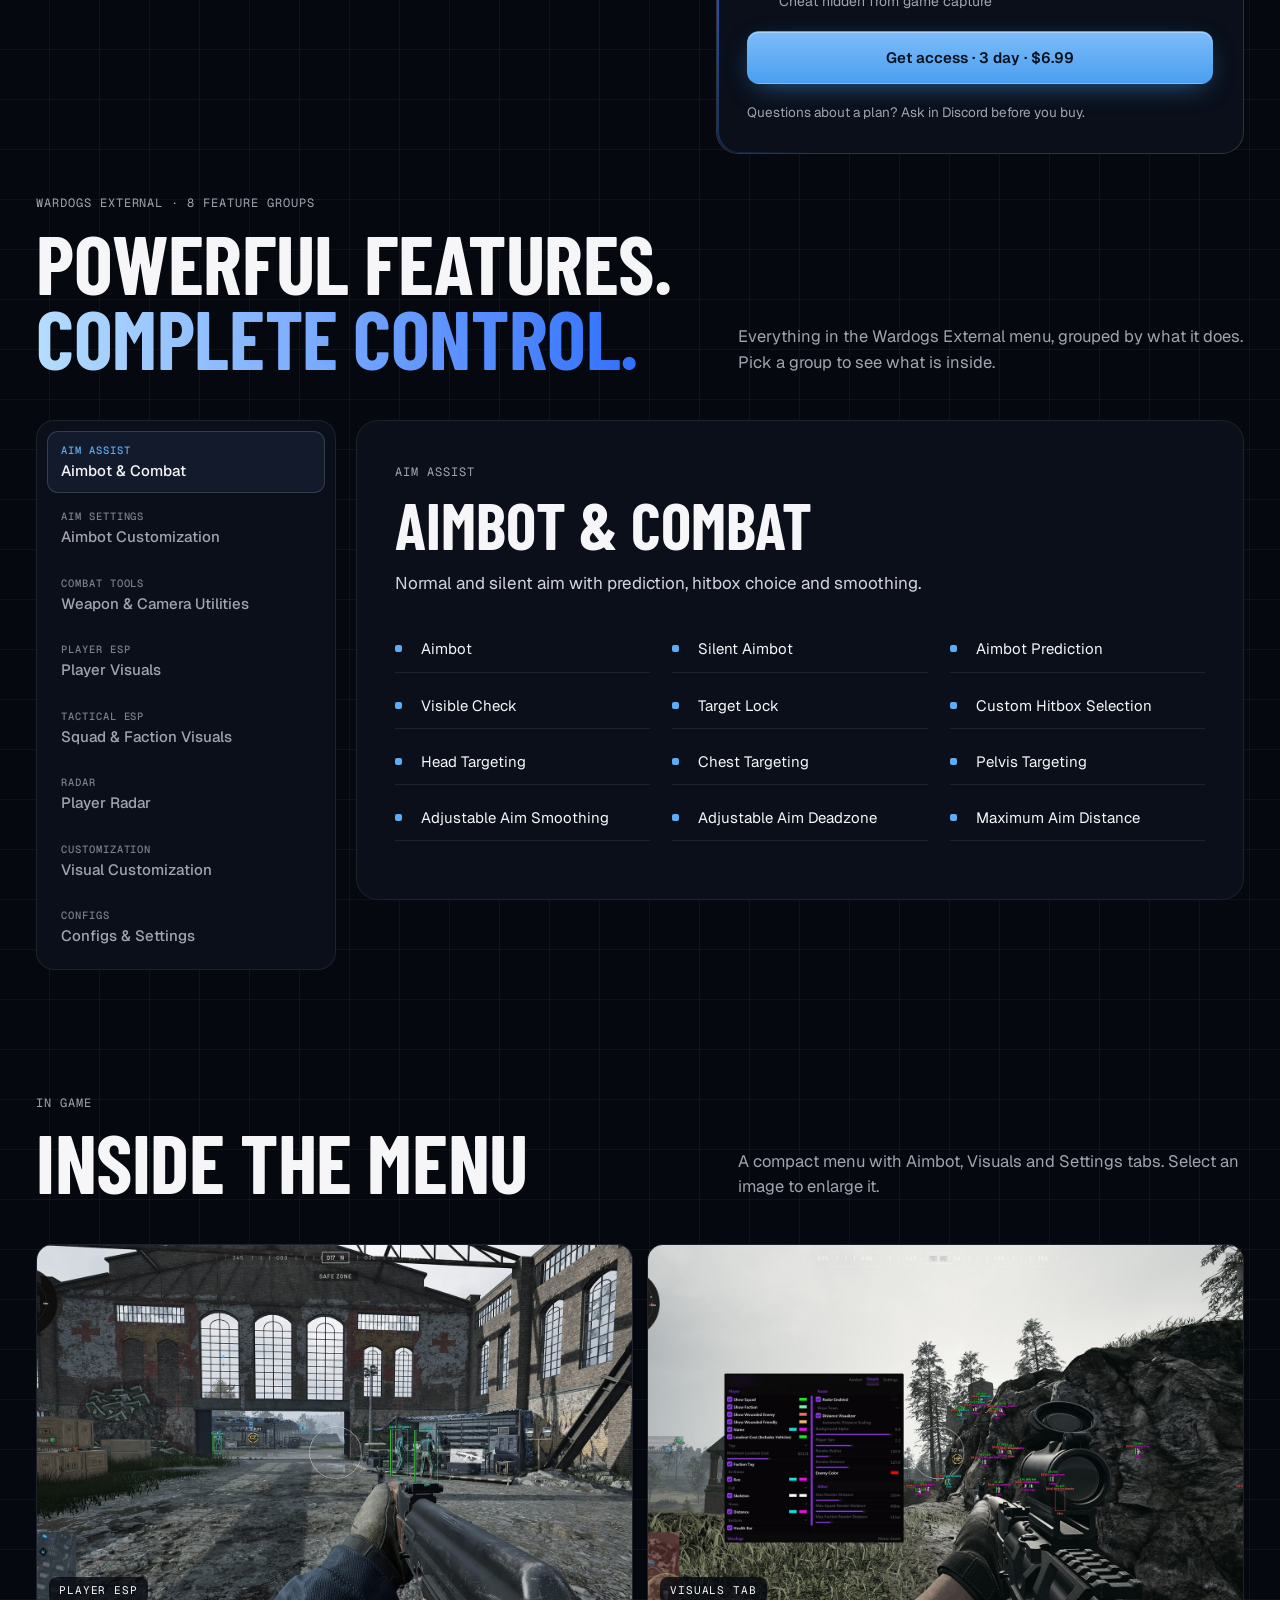
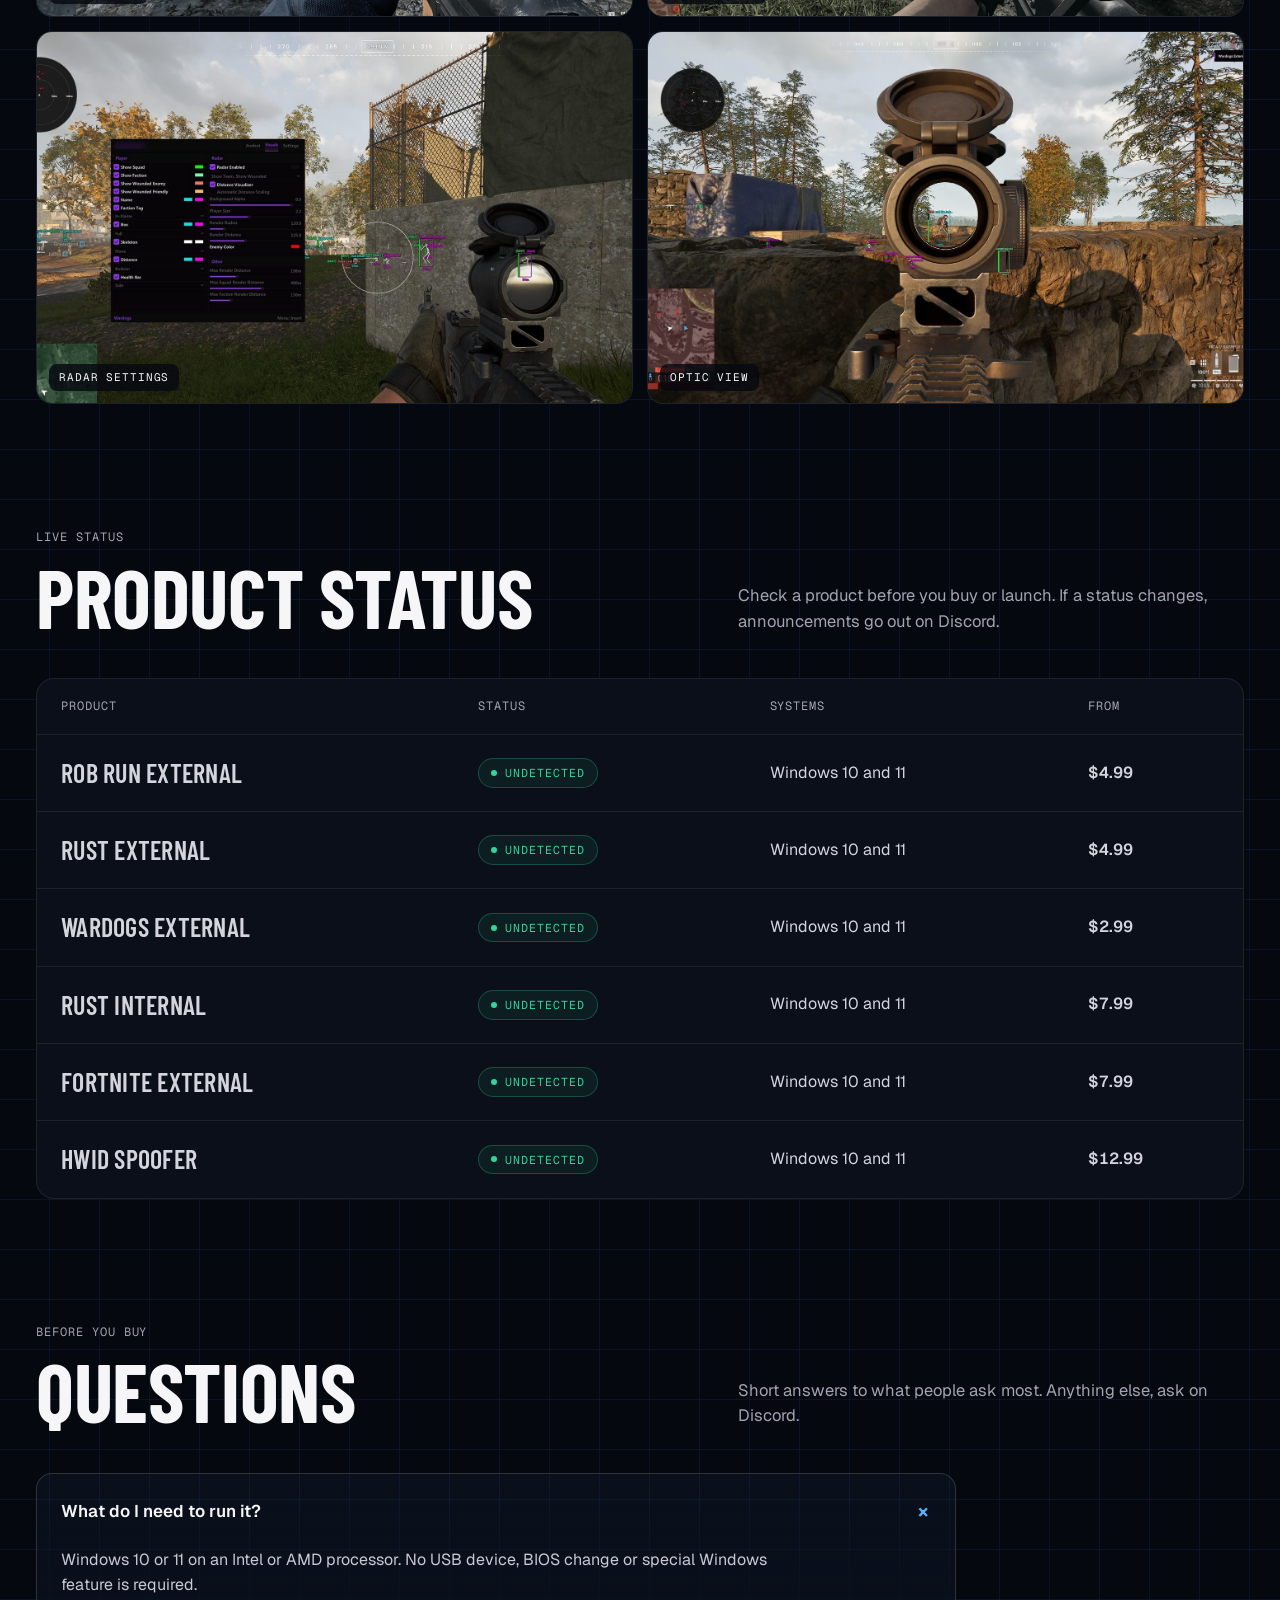
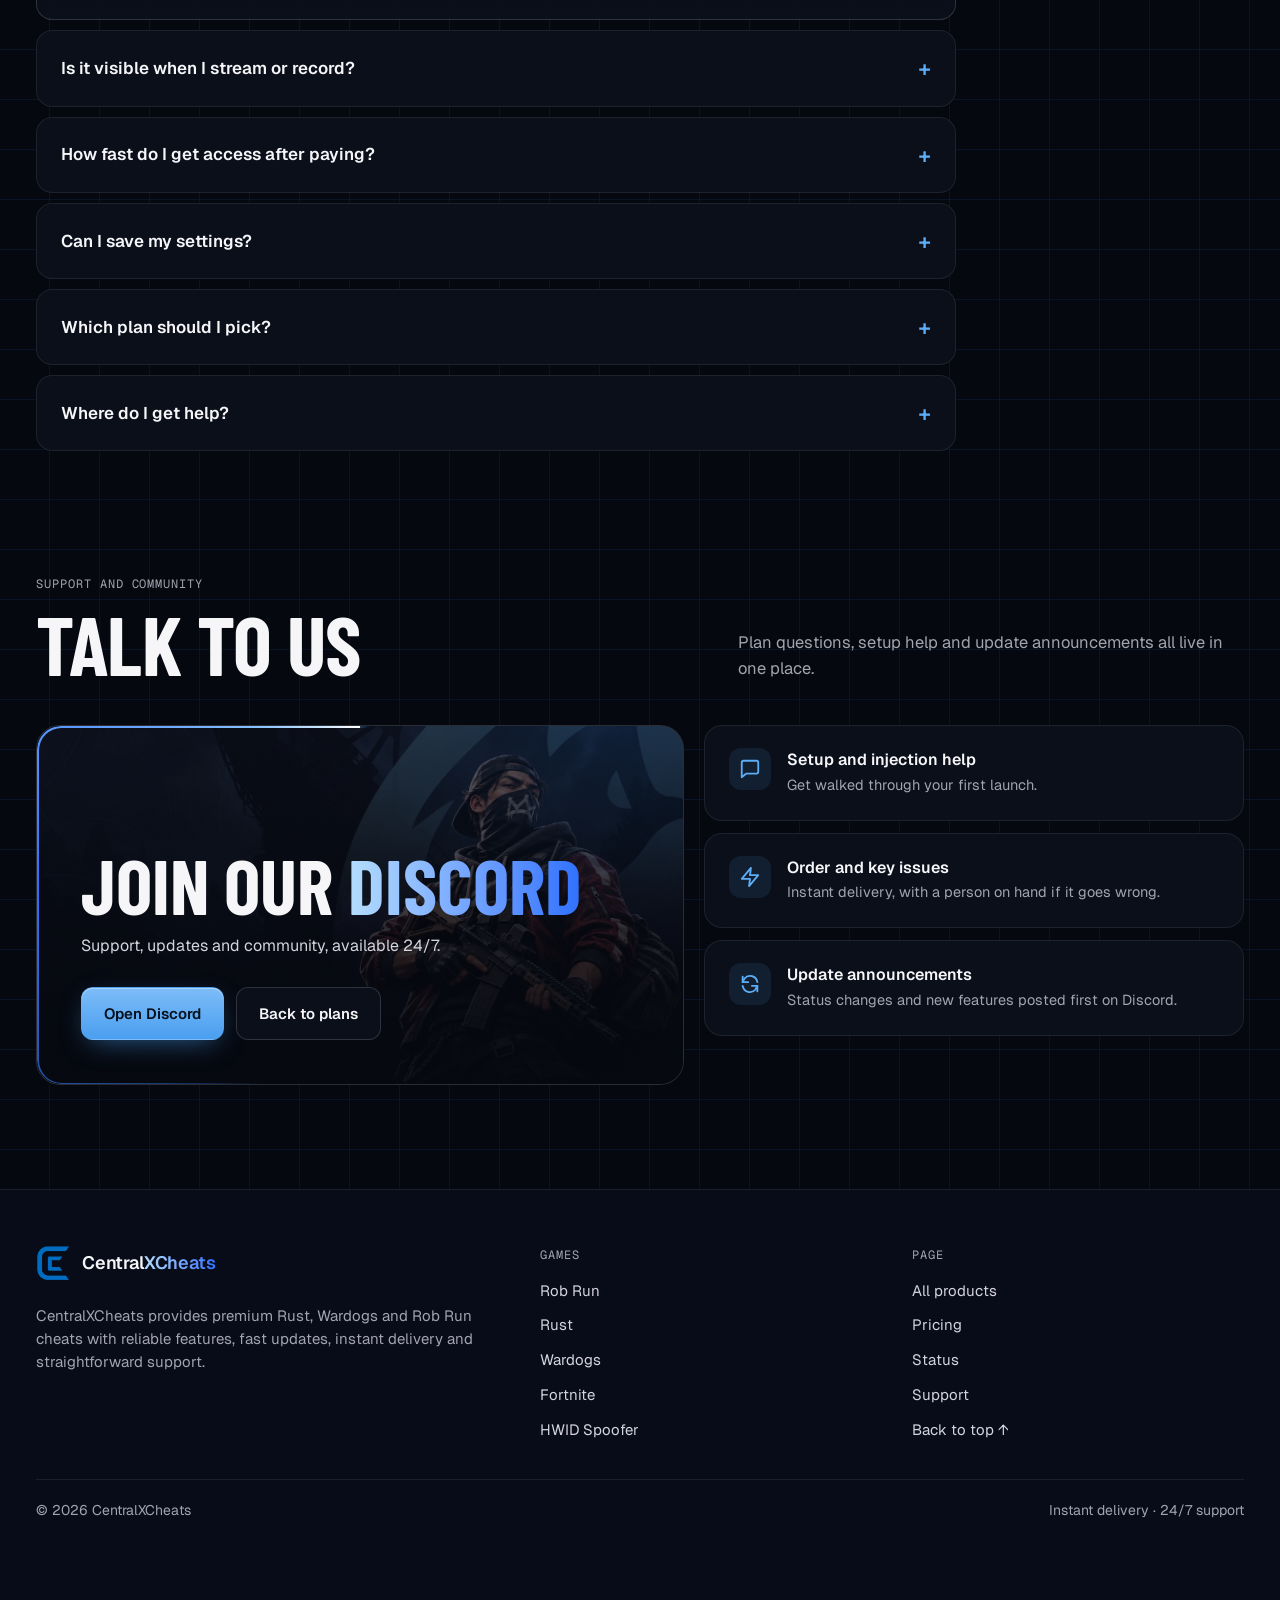
<file: wardogs-external.html>
<!doctype html><html><head><meta charset=utf8><meta name=viewport content="width=device-width,initial-scale=1,viewport-fit=cover"><style>:root{color-scheme:light;box-sizing:border-box;padding-top:env(safe-area-inset-top,0px);padding-bottom:env(safe-area-inset-bottom,0px)}html{scroll-padding-top:env(safe-area-inset-top,0px)}body{margin:0;padding:0;font:14px -apple-system,BlinkMacSystemFont,sans-serif;background:#fff;color:#000}img{max-width:100%}[hidden]:not([hidden=until-found i]){display:none!important}</style></head><body>
<title>Wardogs External – CentralXCheats</title>
<meta name="description" content="Wardogs External by CentralXCheats: aimbot, squad and faction ESP, radar and full customization. Streamproof, instant delivery and 24/7 support.">
<meta name="claude:viewport-fit-sides" content="cover">
<link rel="preconnect" href="https://fonts.googleapis.com">
<link rel="preconnect" href="https://fonts.gstatic.com" crossorigin>
<link rel="stylesheet" href="https://fonts.googleapis.com/css2?family=Barlow+Condensed:wght@500;600;700&family=Geist:wght@400;500;600;700&family=Geist+Mono:wght@400;500&display=swap">
<link rel="stylesheet" href="css/site.css">
<link rel="stylesheet" href="css/fx.css">
<style>
/* four screenshots: 2 x 2 instead of one large tile plus smaller ones */
@media (min-width: 761px) {
  .gallery.four .shot, .gallery.four .shot:first-child { grid-column: span 3; grid-row: auto; aspect-ratio: 16 / 10; }
}
</style>

<header class="bar">
  <div class="wrap bar-in">
    <div class="brandset">
    <a class="brand" href="#top" data-nav aria-label="CentralXCheats, back to top">
      <img src="[data-uri]" alt="" width="34" height="34">
      <span>Central<span class="grad">XCheats</span></span>
    </a>
    <span class="live"><i></i><span id="online-n">1,983</span> online</span>
    </div>
    <nav class="nav" aria-label="Sections">
      <a href="products.html">Products</a>
      <a href="#pricing" data-nav>Pricing</a>
      <a href="#features" data-nav>Features</a>
      <a href="#gallery" data-nav>Gallery</a>
      <a href="#status" data-nav>Status</a>
      <a href="#faq" data-nav>FAQ</a>
      <a href="#support" data-nav>Support</a>
      <a class="nav-ic" href="https://discord.gg/wzjUdNQ74" target="_blank" rel="noopener" aria-label="Discord" title="Discord"><svg viewBox="0 0 24 24" fill="currentColor" aria-hidden="true"><path d="M20.317 4.3698a19.7913 19.7913 0 00-4.8851-1.5152.0741.0741 0 00-.0785.0371c-.211.3753-.4447.8648-.6083 1.2495-1.8447-.2762-3.68-.2762-5.4868 0-.1636-.3933-.4058-.8742-.6177-1.2495a.077.077 0 00-.0785-.037 19.7363 19.7363 0 00-4.8852 1.515.0699.0699 0 00-.0321.0277C.5334 9.0458-.319 13.5799.0992 18.0578a.0824.0824 0 00.0312.0561c2.0528 1.5076 4.0413 2.4228 5.9929 3.0294a.0777.0777 0 00.0842-.0276c.4616-.6304.8731-1.2952 1.226-1.9942a.076.076 0 00-.0416-.1057c-.6528-.2476-1.2743-.5495-1.8722-.8923a.077.077 0 01-.0076-.1277c.1258-.0943.2517-.1923.3718-.2914a.0743.0743 0 01.0776-.0105c3.9278 1.7933 8.18 1.7933 12.0614 0a.0739.0739 0 01.0785.0095c.1202.099.246.1981.3728.2924a.077.077 0 01-.0066.1276 12.2986 12.2986 0 01-1.873.8914.0766.0766 0 00-.0407.1067c.3604.698.7719 1.3628 1.225 1.9932a.076.076 0 00.0842.0286c1.961-.6067 3.9495-1.5219 6.0023-3.0294a.077.077 0 00.0313-.0552c.5004-5.177-.8382-9.6739-3.5485-13.6604a.061.061 0 00-.0312-.0286zM8.02 15.3312c-1.1825 0-2.1569-1.0857-2.1569-2.419 0-1.3332.9555-2.4189 2.157-2.4189 1.2108 0 2.1757 1.0952 2.1568 2.419 0 1.3332-.9555 2.4189-2.1569 2.4189zm7.9748 0c-1.1825 0-2.1569-1.0857-2.1569-2.419 0-1.3332.9554-2.4189 2.1569-2.4189 1.2108 0 2.1757 1.0952 2.1568 2.419 0 1.3332-.946 2.4189-2.1568 2.4189Z"/></svg></a>
    </nav>
    <a class="btn btn-primary btn-sm" href="#pricing" data-nav>Get access</a>
  </div>
</header>

<main>
  <div id="top" class="hero" style="scroll-margin-top:0">
    <div class="wrap hero-in">
      <div>
        <span class="eyebrow mono"><span class="dot"></span>Undetected · Streamproof · Instant delivery</span>
        <h1>Wardogs<br><span class="grad">External.</span></h1>
        <p class="lead">Aimbot, squad and faction ESP, radar and full customization for Wardogs, with instant delivery and support around the clock.</p>
        <div class="cta-row">
          <a class="btn btn-primary" href="#pricing" data-nav>See pricing
            <svg viewBox="0 0 24 24" fill="none" stroke="currentColor" stroke-width="2" stroke-linecap="round" stroke-linejoin="round"><path d="M7 17 17 7M8 7h9v9"/></svg></a>
          <a class="btn btn-ghost" href="products.html">Browse products</a>
        </div>
        <div class="hero-stats"><div><b data-count="8">8</b><span>Feature groups</span></div><div><b data-count="5">5</b><span>Plans</span></div><div><b>24/7</b><span>Support</span></div><div><b>Instant</b><span>Delivery</span></div></div>
      </div>
      <div class="hero-visual" id="hv">
        <div class="hero-frame">
          <div class="hf-bar"><i></i><i></i><i></i><span class="mono">Wardogs External · Player ESP</span><span class="hf-live mono"><b></b>Live</span></div>
          <img src="img/wardogs-shot1.jpg" alt="In-game Wardogs view with player ESP boxes and a radar" width="1600" height="900">
          <div class="hf-scan" aria-hidden="true"></div>
        </div>
        <span class="float f1"><i class="dot"></i>Undetected</span>
        <span class="float f2"><svg viewBox="0 0 24 24" fill="none" stroke="currentColor" stroke-width="1.8" stroke-linecap="round" stroke-linejoin="round"><path d="M2 12s4-7 10-7 10 7 10 7-4 7-10 7S2 12 2 12z"/><path d="m3 3 18 18"/></svg>Streamproof</span>
        <span class="float f3"><svg viewBox="0 0 24 24" fill="none" stroke="currentColor" stroke-width="1.8" stroke-linecap="round" stroke-linejoin="round"><path d="M13 2 3 14h9l-1 8 10-12h-9z"/></svg>Instant delivery</span>
      </div>
    </div>
  </div>

  <div class="facts">
    <div class="wrap"><ul>
      <li><svg viewBox="0 0 24 24" fill="none" stroke="currentColor" stroke-width="2" stroke-linecap="round" stroke-linejoin="round"><path d="M13 2 3 14h9l-1 8 10-12h-9z"/></svg>Instant delivery</li>
      <li><svg viewBox="0 0 24 24" fill="none" stroke="currentColor" stroke-width="2" stroke-linecap="round" stroke-linejoin="round"><circle cx="12" cy="12" r="9"/><path d="M12 7v5l3 2"/></svg>24/7 support</li>
      <li><svg viewBox="0 0 24 24" fill="none" stroke="currentColor" stroke-width="2" stroke-linecap="round" stroke-linejoin="round"><path d="M2 12s4-7 10-7 10 7 10 7-4 7-10 7S2 12 2 12z"/><path d="m3 3 18 18"/></svg>Hidden from game capture</li>
      <li><svg viewBox="0 0 24 24" fill="none" stroke="currentColor" stroke-width="2" stroke-linecap="round" stroke-linejoin="round"><rect x="3" y="4" width="18" height="12" rx="2"/><path d="M8 20h8M12 16v4"/></svg>Windows 10 and 11</li>
      <li><svg viewBox="0 0 24 24" fill="none" stroke="currentColor" stroke-width="2" stroke-linecap="round" stroke-linejoin="round"><rect x="6" y="6" width="12" height="12" rx="2"/><path d="M9 2v4M15 2v4M9 18v4M15 18v4M2 9h4M2 15h4M18 9h4M18 15h4"/></svg>Intel and AMD</li>
      <li><svg viewBox="0 0 24 24" fill="none" stroke="currentColor" stroke-width="2" stroke-linecap="round" stroke-linejoin="round"><path d="m5 12 5 5L20 7"/></svg>No USB or BIOS changes</li>
    </ul></div>
  </div>


  <!-- PRICING -->
  <section id="pricing" class="sec">
    <div class="wrap">
      <div class="sec-head">
        <div><span class="mono">Wardogs External</span><h2>Choose a plan</h2></div>
        <p>Every plan includes the full menu and all updates during your access. Lifetime is one payment for every future update.</p>
      </div>
      <div class="pricing">
        <fieldset id="plans" class="plans" style="border:0;padding:0;margin:0;min-width:0">
          <legend class="mono" style="position:absolute;width:1px;height:1px;overflow:hidden;clip:rect(0 0 0 0)">Plan length</legend>
        </fieldset>
        <aside class="summary" aria-live="polite">
          <span class="mono">Your selection</span>
          <h3 id="sum-name">Wardogs External</h3>
          <div class="total"><span id="sum-plan" class="mono">3 day</span><b id="sum-price">$6.99</b></div>
          <ul class="ticks">
            <li><svg viewBox="0 0 24 24" fill="none" stroke="currentColor" stroke-width="2" stroke-linecap="round" stroke-linejoin="round"><rect x="3" y="4" width="18" height="12" rx="2"/><path d="M8 20h8M12 16v4"/></svg><div><b>Supported systems</b><span>Windows 10 and 11</span></div></li>
            <li><svg viewBox="0 0 24 24" fill="none" stroke="currentColor" stroke-width="2" stroke-linecap="round" stroke-linejoin="round"><rect x="6" y="6" width="12" height="12" rx="2"/><path d="M9 2v4M15 2v4M9 18v4M15 18v4M2 9h4M2 15h4M18 9h4M18 15h4"/></svg><div><b>Processor support</b><span>Intel and AMD</span></div></li>
            <li><svg viewBox="0 0 24 24" fill="none" stroke="currentColor" stroke-width="2" stroke-linecap="round" stroke-linejoin="round"><path d="m5 12 5 5L20 7"/></svg><div><b>No special requirements</b><span>No USB, BIOS or Windows features required</span></div></li>
            <li><svg viewBox="0 0 24 24" fill="none" stroke="currentColor" stroke-width="2" stroke-linecap="round" stroke-linejoin="round"><path d="M2 12s4-7 10-7 10 7 10 7-4 7-10 7S2 12 2 12z"/><path d="m3 3 18 18"/></svg><div><b>Streamproof</b><span>Cheat hidden from game capture</span></div></li>
          </ul>
          <a id="checkout" class="btn btn-primary" href="#support" data-nav>Get access</a>
          <p class="note">Questions about a plan? Ask in Discord before you buy.</p>
        </aside>
      </div>
    </div>
  </section>

  <!-- FEATURES -->
  <section id="features" class="sec">
    <div class="wrap">
      <div class="sec-head">
        <div><span class="mono">Wardogs External · 8 feature groups</span><h2>Powerful features.<br><span class="grad">Complete control.</span></h2></div>
        <p>Everything in the Wardogs External menu, grouped by what it does. Pick a group to see what is inside.</p>
      </div>
      <div class="fx">
        <div class="fx-list" role="tablist" aria-label="Feature groups" id="fx-list"></div>
        <div class="fx-panel" id="fx-panel" role="tabpanel" aria-live="polite"></div>
      </div>
    </div>
  </section>

  <!-- GALLERY -->
  <section id="gallery" class="sec">
    <div class="wrap">
      <div class="sec-head">
        <div><span class="mono">In game</span><h2>Inside the menu</h2></div>
        <p>A compact menu with Aimbot, Visuals and Settings tabs. Select an image to enlarge it.</p>
      </div>
      <div class="gallery four" id="gallery-grid"></div>
    </div>
  </section>

  <!-- STATUS -->
  <section id="status" class="sec">
    <div class="wrap">
      <div class="sec-head">
        <div><span class="mono">Live status</span><h2>Product status</h2></div>
        <p>Check a product before you buy or launch. If a status changes, announcements go out on Discord.</p>
      </div>
      <div class="table-wrap">
        <table>
          <thead><tr><th class="mono">Product</th><th class="mono">Status</th><th class="mono">Systems</th><th class="mono">From</th></tr></thead>
          <tbody>
            <tr><td><b>Rob Run External</b></td><td><span class="pill"><i></i>Undetected</span></td><td>Windows 10 and 11</td><td class="num">$4.99</td></tr>
            <tr><td><b>Rust External</b></td><td><span class="pill"><i></i>Undetected</span></td><td>Windows 10 and 11</td><td class="num">$4.99</td></tr>
            <tr><td><b>Wardogs External</b></td><td><span class="pill"><i></i>Undetected</span></td><td>Windows 10 and 11</td><td class="num">$2.99</td></tr>
            <tr><td><b>Rust Internal</b></td><td><span class="pill"><i></i>Undetected</span></td><td>Windows 10 and 11</td><td class="num">$7.99</td></tr>
            <tr><td><b>Fortnite External</b></td><td><span class="pill"><i></i>Undetected</span></td><td>Windows 10 and 11</td><td class="num">$7.99</td></tr>
            <tr><td><b>HWID Spoofer</b></td><td><span class="pill"><i></i>Undetected</span></td><td>Windows 10 and 11</td><td class="num">$12.99</td></tr>
          </tbody>
        </table>
      </div>
    </div>
  </section>


  <!-- FAQ -->
  <section id="faq" class="sec">
    <div class="wrap">
      <div class="sec-head">
        <div><span class="mono">Before you buy</span><h2>Questions</h2></div>
        <p>Short answers to what people ask most. Anything else, ask on Discord.</p>
      </div>
      <div class="faq">
        <details open><summary>What do I need to run it?</summary><p>Windows 10 or 11 on an Intel or AMD processor. No USB device, BIOS change or special Windows feature is required.</p></details>
        <details><summary>Is it visible when I stream or record?</summary><p>No. The cheat is hidden from game capture, so it does not show up in streams or recordings.</p></details>
        <details><summary>How fast do I get access after paying?</summary><p>Delivery is instant. Your key is available as soon as the order completes.</p></details>
        <details><summary>Can I save my settings?</summary><p>Yes. The menu can import and export configs through the clipboard, and it has custom keybinds and menu colors.</p></details>
        <details><summary>Which plan should I pick?</summary><p>Start with a 1 day or 3 day plan to try it. The 1 month plan has the lowest price per day for regular play, and Lifetime is a single payment that covers every future update.</p></details>
        <details><summary>Where do I get help?</summary><p>Support is available around the clock on Discord, along with updates and the community.</p></details>
      </div>
    </div>
  </section>

  <!-- SUPPORT -->
  <section id="support" class="sec">
    <div class="wrap">
      <div class="sec-head">
        <div><span class="mono">Support and community</span><h2>Talk to us</h2></div>
        <p>Plan questions, setup help and update announcements all live in one place.</p>
      </div>
      <div class="support">
        <div class="cta-panel">
          <h3>Join our <span class="grad">Discord</span></h3>
          <p>Support, updates and community, available 24/7.</p>
          <div class="cta-row"><a class="btn btn-primary" id="discord" href="https://discord.gg/wzjUdNQ74" target="_blank" rel="noopener">Open Discord</a>
            <a class="btn btn-ghost" href="#pricing" data-nav>Back to plans</a></div>
        </div>
        <div class="helps">
          <div class="help"><svg viewBox="0 0 24 24" fill="none" stroke="currentColor" stroke-width="2" stroke-linecap="round" stroke-linejoin="round"><path d="M21 15a2 2 0 0 1-2 2H8l-5 4V5a2 2 0 0 1 2-2h14a2 2 0 0 1 2 2z"/></svg><div><b>Setup and injection help</b><span>Get walked through your first launch.</span></div></div>
          <div class="help"><svg viewBox="0 0 24 24" fill="none" stroke="currentColor" stroke-width="2" stroke-linecap="round" stroke-linejoin="round"><path d="M13 2 3 14h9l-1 8 10-12h-9z"/></svg><div><b>Order and key issues</b><span>Instant delivery, with a person on hand if it goes wrong.</span></div></div>
          <div class="help"><svg viewBox="0 0 24 24" fill="none" stroke="currentColor" stroke-width="2" stroke-linecap="round" stroke-linejoin="round"><path d="M4 4v6h6M20 20v-6h-6"/><path d="M20 10A8 8 0 0 0 6 6L4 10m16 4-2 4a8 8 0 0 1-14-4"/></svg><div><b>Update announcements</b><span>Status changes and new features posted first on Discord.</span></div></div>
        </div>
      </div>
    </div>
  </section>
</main>

<footer class="site">
  <div class="wrap">
    <div class="foot-in">
      <div>
        <a class="brand" href="#top" data-nav><img src="[data-uri]" alt="" width="34" height="34"><span>Central<span class="grad">XCheats</span></span></a>
        <p>CentralXCheats provides premium Rust, Wardogs and Rob Run cheats with reliable features, fast updates, instant delivery and straightforward support.</p>
      </div>
      <div><h4 class="mono">Games</h4><ul><li><a href="products.html?game=robrun">Rob Run</a></li><li><a href="products.html?game=rust">Rust</a></li><li><a href="products.html?game=wardogs">Wardogs</a></li><li><a href="products.html?game=fortnite">Fortnite</a></li><li><a href="products.html?game=spoofer">HWID Spoofer</a></li></ul></div>
      <div><h4 class="mono">Page</h4><ul><li><a href="products.html">All products</a></li><li><a href="#pricing" data-nav>Pricing</a></li><li><a href="#status" data-nav>Status</a></li><li><a href="#support" data-nav>Support</a></li><li><a href="#top" data-nav>Back to top ↑</a></li></ul></div>
    </div>
    <div class="foot-base"><span>© 2026 CentralXCheats</span><span>Instant delivery · 24/7 support</span></div>
  </div>
  <div class="wm" aria-hidden="true">CentralXCheats</div>
</footer>

<div class="lb" id="lb" hidden role="dialog" aria-modal="true" aria-label="Screenshot viewer">
  <button class="lb-btn lb-close" id="lb-close" aria-label="Close">×</button>
  <button class="lb-btn lb-prev" id="lb-prev" aria-label="Previous">‹</button>
  <img id="lb-img" alt="">
  <button class="lb-btn lb-next" id="lb-next" aria-label="Next">›</button>
</div>

<script>
/* ------------ editable content ------------ */
var CHECKOUT_URL = "";                       // set to your store link to send "Get access" there
var DISCORD_URL  = "https://discord.gg/wzjUdNQ74";    // set to your invite link
var ONLINE = 1983;                           // replace with a real figure or live source
var PLANS = [
  {"id": "1d", "name": "1 day", "price": 2.99, "note": "Try it today!", "url": "https://buy.stripe.com/dRm6oJa0MbosbML2XU87K0a"},
  {"id": "3d", "name": "3 day", "price": 6.99, "note": "$2.33 per day", "url": "https://buy.stripe.com/fZu28t0qcbosdUT8ie87K0b", "tag": "Most popular"},
  {"id": "1w", "name": "1 week", "price": 10.99, "note": "$1.57 per day", "url": "https://buy.stripe.com/bJe9AV1ug0JOg319mi87K0c"},
  {"id": "1m", "name": "1 month", "price": 25.99, "note": "$0.87 per day", "url": "https://buy.stripe.com/aFa8wRfl68cgdUTeGC87K0d"},
  {"id": "life", "name": "Lifetime", "price": 69.99, "note": "One payment, every future update", "url": "https://buy.stripe.com/3cI4gBc8U1NScQPaqm87K0e", "tag": "Best value", "wide": true}
];
var DEFAULT_PLAN = "3d";
var GROUPS = [{"label": "AIM ASSIST", "title": "Aimbot & Combat", "desc": "Normal and silent aim with prediction, hitbox choice and smoothing.", "items": ["Aimbot", "Silent Aimbot", "Aimbot Prediction", "Visible Check", "Target Lock", "Custom Hitbox Selection", "Head Targeting", "Chest Targeting", "Pelvis Targeting", "Adjustable Aim Smoothing", "Adjustable Aim Deadzone", "Maximum Aim Distance"]}, {"label": "AIM SETTINGS", "title": "Aimbot Customization", "desc": "FOV, distance, keybind and color options for the aimbot.", "items": ["Adjustable Aim FOV", "Dynamic FOV", "FOV Circle", "Custom FOV Circle Color", "Target Line", "Custom Target Line Color", "Adjustable Aim Distance", "Custom Aimbot Keybind"], "more": 4}, {"label": "COMBAT TOOLS", "title": "Weapon & Camera Utilities", "desc": "Aim-down-sights, recoil, zoom and freecam utilities.", "items": ["Instant Aim (ADS)", "Recoil Modifier (Risky)", "Adjustable Recoil Percentage", "Zoom", "Adjustable Zoom FOV", "Custom Zoom Keybind", "Freecam", "Adjustable Freecam Speed", "Custom Freecam Keybind"], "more": 5}, {"label": "PLAYER ESP", "title": "Player Visuals", "desc": "Names, boxes, skeletons, distance and health bars for nearby players.", "items": ["Player Name ESP", "Player Box ESP", "Full & Corner Boxes", "Player Skeleton ESP", "Player Distance", "Player Health Bars", "Side & Bottom Health Bars", "Friendly Skeleton ESP", "Wounded Skeleton ESP", "Custom Distance Position", "Visible & Hidden ESP Colors", "Custom Skeleton Colors", "Adjustable Player Render Distance"], "more": 9}, {"label": "TACTICAL ESP", "title": "Squad & Faction Visuals", "desc": "Squad and faction overlays with enemy loadout cost readouts.", "items": ["Squad ESP", "Faction ESP", "Faction Tags", "Custom Faction Tag Position", "Enemy Loadout Cost ESP", "Vehicle-Inclusive Loadout Value", "Minimum Loadout Cost Filter", "Custom Loadout Cost Position", "Wounded Enemy ESP", "Wounded Friendly ESP", "Squad Render Distance", "Faction Render Distance", "Custom Squad & Faction Colors"], "more": 9}, {"label": "RADAR", "title": "Player Radar", "desc": "A radar with team and wounded filters, scaling and distance options.", "items": ["Player Radar", "Teammate Radar", "Wounded Player Radar", "Radar Distance Visualizer", "Automatic Distance Scaling", "Adjustable Radar Player Size", "Adjustable Radar Radius", "Custom Radar Render Distance", "Radar Transparency", "Custom Enemy Radar Color", "Custom Radar Background Color"], "more": 7}, {"label": "CUSTOMIZATION", "title": "Visual Customization", "desc": "Colors, fonts and render distances for every ESP element.", "items": ["Custom Menu Accent Color", "Custom ESP Colors", "Custom Player Name Colors", "Custom Box Colors", "Custom Skeleton Colors", "Custom Distance Colors", "Custom Health Bar Styles", "Custom Faction Colors", "Custom Squad Colors", "Adjustable ESP Font Size", "Maximum Player Render Distance", "Maximum Squad Render Distance", "Maximum Faction Render Distance"], "more": 9}, {"label": "CONFIGS", "title": "Configs & Settings", "desc": "Clipboard config import and export, plus keybinds and menu options.", "items": ["Import Config from Clipboard", "Export Config to Clipboard", "Custom Menu Colors", "Adjustable ESP Font Size", "Watermark Toggle", "FPS Counter", "Custom Aimbot Keybind", "Custom Zoom Keybind", "Custom Freecam Keybind", "Exit Cheat Option"], "more": 6}];
var SHOTS = ["img/wardogs-shot1.jpg", "img/wardogs-shot2.jpg", "img/wardogs-shot3.jpg", "img/wardogs-shot4.jpg"];
var SHOT_LABELS = ["Player ESP", "Visuals tab", "Radar settings", "Optic view"];

/* ------------ helpers ------------ */
var reduce = window.matchMedia && matchMedia("(prefers-reduced-motion: reduce)").matches;
function el(tag, attrs, html) { var n = document.createElement(tag); for (var k in (attrs||{})) n.setAttribute(k, attrs[k]); if (html != null) n.innerHTML = html; return n; }
function esc(s) { return String(s).replace(/[&<>"]/g, function (c) { return {"&":"&amp;","<":"&lt;",">":"&gt;",'"':"&quot;"}[c]; }); }
function money(n) { return "$" + n.toFixed(2); }

/* ------------ section navigation: scroll on the same page ------------ */
function goTo(id, push) {
  var t = document.getElementById(id); if (!t) return;
  t.scrollIntoView({ behavior: reduce ? "auto" : "smooth", block: "start" });
  if (push) { try { history.replaceState(null, "", "#" + id); } catch (e) {} }
}
document.addEventListener("click", function (e) {
  var a = e.target.closest && e.target.closest("a[data-nav]"); if (!a) return;
  e.preventDefault(); goTo(a.getAttribute("href").slice(1), true);
});
var links = [].slice.call(document.querySelectorAll(".nav a"));
var secs = links.map(function (a) { var h = a.getAttribute("href"); return h.charAt(0) === "#" ? document.getElementById(h.slice(1)) : null; });
function spy() {
  var y = window.scrollY + (parseInt(getComputedStyle(document.documentElement).getPropertyValue("--bar-h")) || 64) + 140, cur = -1;
  secs.forEach(function (s, i) { if (s && s.offsetTop <= y) cur = i; });
  links.forEach(function (a, i) { a.setAttribute("aria-current", i === cur ? "true" : "false"); });
  if (cur >= 0 && links[cur].scrollIntoView && window.innerWidth <= 760) { var n = links[cur].parentNode; n.scrollLeft = links[cur].offsetLeft - 40; }
}
window.addEventListener("scroll", spy, { passive: true }); window.addEventListener("resize", spy); spy();
if (location.hash && document.getElementById(location.hash.slice(1))) setTimeout(function () { goTo(location.hash.slice(1), false); }, 60);
document.getElementById("discord").href = DISCORD_URL;

/* ------------ plans ------------ */
var planBox = document.getElementById("plans");
PLANS.forEach(function (p) {
  var l = el("label", { "class": "plan" + (p.wide ? " wide" : "") });
  l.innerHTML = '<input type="radio" name="plan" value="' + p.id + '"' + (p.id === DEFAULT_PLAN ? " checked" : "") + '><span>' +
    (p.tag ? '<em class="tag" style="font-style:normal">' + esc(p.tag) + '</em>' : '') +
    '<b>' + esc(p.name) + '</b><i class="p" style="font-style:normal">' + money(p.price) + '</i><small>' + esc(p.note) + '</small></span>';
  planBox.appendChild(l);
});
function setPlan(id) {
  var p = PLANS.filter(function (x) { return x.id === id; })[0] || PLANS[0];
  document.getElementById("sum-plan").textContent = p.name;
  document.getElementById("sum-price").textContent = money(p.price);
  var c = document.getElementById("checkout");
  c.textContent = "Get access · " + p.name + " · " + money(p.price);
  var link = p.url || CHECKOUT_URL;
  if (link) { c.removeAttribute("data-nav"); c.href = link; c.target = "_blank"; c.rel = "noopener"; }
}
planBox.addEventListener("change", function (e) { if (e.target.name === "plan") setPlan(e.target.value); });
setPlan(DEFAULT_PLAN);

/* ------------ feature browser ------------ */
var fxList = document.getElementById("fx-list"), fxPanel = document.getElementById("fx-panel");
function showGroup(i) {
  var g = GROUPS[i];
  [].forEach.call(fxList.children, function (b, k) { b.setAttribute("aria-selected", k === i ? "true" : "false"); b.tabIndex = k === i ? 0 : -1; });
  fxPanel.innerHTML = '<span class="mono">' + esc(g.label) + '</span><h3>' + esc(g.title) + '</h3><p>' + esc(g.desc) + '</p><ul class="fx-items">' +
    g.items.map(function (t) { return "<li>" + esc(t) + "</li>"; }).join("") +
    (g.more ? '<li class="more">+' + g.more + ' more in the menu</li>' : "") + "</ul>";
}
GROUPS.forEach(function (g, i) {
  var b = el("button", { type: "button", role: "tab" }, "<small>" + esc(g.label) + "</small>" + esc(g.title));
  b.addEventListener("click", function () { showGroup(i); });
  b.addEventListener("keydown", function (e) {
    var d = e.key === "ArrowDown" || e.key === "ArrowRight" ? 1 : e.key === "ArrowUp" || e.key === "ArrowLeft" ? -1 : 0; if (!d) return;
    e.preventDefault(); var n = (i + d + GROUPS.length) % GROUPS.length; showGroup(n); fxList.children[n].focus();
  });
  fxList.appendChild(b);
});
if (GROUPS.length) showGroup(0);
else document.querySelector(".fx").innerHTML = '<div class="empty"><div><h3>Feature list coming soon</h3><p>The full list for this build is being added. Ask on Discord if you want to know what is inside before you buy.</p></div><a class="btn btn-ghost" href="' + esc(DISCORD_URL) + '" target="_blank" rel="noopener">Ask on Discord</a></div>';

/* ------------ gallery + lightbox ------------ */
var gal = document.getElementById("gallery-grid"), lb = document.getElementById("lb"), lbImg = document.getElementById("lb-img"), at = 0, lastFocus = null;
SHOTS.forEach(function (src, i) {
  var b = el("button", { "class": "shot", type: "button", "aria-label": "Open screenshot: " + SHOT_LABELS[i] }, '<img src="' + src + '" alt="" loading="lazy"><span>' + SHOT_LABELS[i] + "</span>");
  b.addEventListener("click", function () { lastFocus = b; show(i); lb.hidden = false; document.getElementById("lb-close").focus(); });
  gal.appendChild(b);
});
if (!SHOTS.length) { gal.className = ""; gal.innerHTML = '<div class="empty"><div><h3>Menu pictures coming soon</h3><p>Screenshots of this build are being added. Join the Discord to see it in action.</p></div><a class="btn btn-ghost" href="' + esc(DISCORD_URL) + '" target="_blank" rel="noopener">Join Discord</a></div>'; }
function show(i) { at = (i + SHOTS.length) % SHOTS.length; lbImg.src = SHOTS[at]; lbImg.alt = SHOT_LABELS[at]; }
function closeLb() { lb.hidden = true; if (lastFocus) lastFocus.focus(); }
document.getElementById("lb-close").onclick = closeLb;
document.getElementById("lb-prev").onclick = function () { show(at - 1); };
document.getElementById("lb-next").onclick = function () { show(at + 1); };
lb.addEventListener("click", function (e) { if (e.target === lb) closeLb(); });
document.addEventListener("keydown", function (e) { if (lb.hidden) return; if (e.key === "Escape") closeLb(); if (e.key === "ArrowLeft") show(at - 1); if (e.key === "ArrowRight") show(at + 1); });

/* ------------ online counter ------------ */
document.getElementById("online-n").textContent = ONLINE.toLocaleString("en-US");
</script>

<script src="js/fx.js"></script>

</body></html>
</file>
<file: css/site.css>
/* Layout: one long page. Sticky bar with section links, hero over art, then product index,
   plan picker with order summary, feature browser, gallery, status table, reviews, FAQ, support. */
:root {
  --bg: #05080f;
  --panel: #0a0f1a;
  --raised: #121a2b;
  --line: #ffffff14;
  --line-strong: #ffffff26;
  --text: #f6f6f9;
  --muted: #a3a3b0;
  --accent: #5cacf6;
  --accent-soft: #b5ddfd;
  --accent-deep: #1f7ae0;
  --on-accent: #04101c;
  --ok: #34d399;
  --font-body: "Geist", -apple-system, "SF Pro Display", "Helvetica Neue", Helvetica, Arial, sans-serif;
  --font-display: "Barlow Condensed", "Arial Narrow", Impact, sans-serif;
  --font-mono: "Geist Mono", ui-monospace, "SF Mono", Menlo, monospace;
  --bar-h: 64px;
  color-scheme: dark;
}
* { box-sizing: border-box; }
html { scroll-behavior: smooth; }
@media (prefers-reduced-motion: reduce) { html { scroll-behavior: auto; } * { animation: none !important; transition: none !important; } }
body {
  margin: 0; background: var(--bg); color: var(--text);
  font-family: var(--font-body); font-size: 16px; line-height: 1.55;
  -webkit-font-smoothing: antialiased;
}
body::before { content: ""; position: fixed; inset: 0 0 auto; height: env(safe-area-inset-top, 0px); z-index: 40; background: #05080f; }
img { display: block; max-width: 100%; }
a { color: inherit; text-decoration: none; }
button { font: inherit; color: inherit; cursor: pointer; }
:focus-visible { outline: 2px solid var(--accent); outline-offset: 3px; border-radius: 6px; }
section, header + main > div { scroll-margin-top: calc(var(--bar-h) + env(safe-area-inset-top, 0px) + 8px); }
.wrap { width: 100%; max-width: 1240px; margin: 0 auto; padding-left: max(16px, env(safe-area-inset-left, 0px)); padding-right: max(16px, env(safe-area-inset-right, 0px)); }
.grad { color: transparent; background: linear-gradient(90deg, #b5ddfd 0%, #5cacf6 30%, #4dabff 50%, #5cacf6 70%, #b5ddfd 100%) 0 0 / 200% 100%; -webkit-background-clip: text; background-clip: text; animation: shimmer 8s linear infinite; }
@keyframes shimmer { to { background-position: -200% 0; } }
.mono { font-family: var(--font-mono); font-size: 12px; letter-spacing: .08em; text-transform: uppercase; color: var(--muted); }

/* ---------- bar ---------- */
.bar { position: sticky; top: env(safe-area-inset-top, 0px); z-index: 30; background: color-mix(in srgb, #05080f 86%, transparent); backdrop-filter: blur(14px); -webkit-backdrop-filter: blur(14px); border-bottom: 1px solid var(--line); }
.bar-in { display: grid; grid-template-columns: auto 1fr auto; align-items: center; gap: 24px; min-height: var(--bar-h); }
.brand { display: inline-flex; align-items: center; gap: 12px; font-weight: 600; font-size: 18px; letter-spacing: -.01em; }
.brand img { width: 34px; height: 34px; }
.brandset { display: flex; align-items: center; gap: 14px; min-width: 0; }
.live { display: inline-flex; align-items: center; gap: 8px; padding: 5px 12px; border-radius: 999px; background: #34d3991a; border: 1px solid #34d39944; color: var(--ok); font-size: 13px; font-weight: 500; white-space: nowrap; font-variant-numeric: tabular-nums; }
.live i { width: 7px; height: 7px; border-radius: 50%; background: currentColor; box-shadow: 0 0 0 3px #34d39922; }
.live small { font-family: var(--font-mono); font-size: 10px; letter-spacing: .08em; text-transform: uppercase; opacity: .7; }
.review { position: relative; }
.review .who { display: flex; align-items: center; gap: 12px; padding-right: 70px; min-width: 0; }
.review .av { width: 40px; height: 40px; border-radius: 50%; display: grid; place-items: center; color: #fff; font-weight: 600; font-size: 17px; flex: none; text-transform: uppercase; }
.review .who b { display: block; font-weight: 600; overflow-wrap: anywhere; }
.review .who small { color: var(--muted); font-size: 13px; }
.nav { display: flex; gap: 2px; justify-content: center; min-width: 0; overflow-x: auto; scrollbar-width: none; }
.nav::-webkit-scrollbar { display: none; }
.nav a { padding: 8px 14px; border-radius: 999px; color: var(--muted); font-size: 14.5px; font-weight: 500; white-space: nowrap; transition: color .2s, background .2s; }
.nav a:hover { color: var(--text); }
.nav a.nav-ic { display: inline-flex; align-items: center; justify-content: center; padding: 8px 10px; }
.nav a.nav-ic svg { width: 19px; height: 19px; }
.nav a.nav-ic:hover { color: #5865F2; }
.nav a[aria-current="true"] { color: var(--text); background: var(--raised); box-shadow: inset 0 0 0 1px var(--line); }
.btn { display: inline-flex; align-items: center; justify-content: center; gap: 10px; padding: 14px 22px; border-radius: 12px; font-weight: 600; font-size: 15px; border: 1px solid transparent; transition: transform .15s, box-shadow .2s, background .2s; }
.btn-primary { color: var(--on-accent); background: linear-gradient(180deg, #7dbcf8, #4a9ff0); box-shadow: 0 8px 28px -10px #4a9ff0aa, inset 0 1px 0 #ffffff55; }
.btn-primary:hover { transform: translateY(-1px); box-shadow: 0 12px 32px -10px #4a9ff0; }
.btn-ghost { background: var(--panel); border-color: var(--line-strong); }
.btn-ghost:hover { background: var(--raised); }
.btn-sm { padding: 9px 16px; font-size: 14px; border-radius: 10px; }
.btn svg { width: 18px; height: 18px; }

/* ---------- hero ---------- */
.hero { position: relative; isolation: isolate; border-bottom: 1px solid var(--line); overflow: hidden; }
.hero-art { position: absolute; inset: 0; z-index: -1; background: #05080f url("../img/hero.jpg") right center / cover no-repeat; }
.hero-art::after { content: ""; position: absolute; inset: 0; background: linear-gradient(90deg, var(--bg) 0%, #05080fee 34%, #05080f66 62%, #05080f22 100%), linear-gradient(0deg, var(--bg) 0%, transparent 28%); }
.hero-in { display: grid; grid-template-columns: minmax(0, 1.1fr) minmax(0, 420px); gap: 48px; align-items: end; padding-block: 96px 56px; }
.hero h1 { margin: 18px 0 0; font-family: var(--font-display); font-weight: 700; text-transform: uppercase; font-size: clamp(60px, 9.4vw, 138px); line-height: .88; letter-spacing: -.005em; text-wrap: balance; }
.hero p.lead { margin: 26px 0 0; max-width: 52ch; font-size: 18px; color: #d4d4de; }
.cta-row { display: flex; flex-wrap: wrap; gap: 12px; margin-top: 32px; }
.eyebrow { display: inline-flex; align-items: center; gap: 10px; }
.dot { width: 8px; height: 8px; border-radius: 50%; background: var(--ok); box-shadow: 0 0 0 4px #34d39922; }
.index { background: color-mix(in srgb, #0a0f1a 88%, transparent); border: 1px solid var(--line-strong); border-radius: 18px; backdrop-filter: blur(12px); -webkit-backdrop-filter: blur(12px); overflow: hidden; }
.index h2 { margin: 0; padding: 16px 20px; border-bottom: 1px solid var(--line); font-weight: 400; }
.index a { display: grid; grid-template-columns: 1fr auto; gap: 4px 12px; padding: 16px 20px; border-bottom: 1px solid var(--line); transition: background .2s; }
.index a:last-child { border-bottom: 0; }
.index a:hover { background: var(--raised); }
.index b { font-family: var(--font-display); font-size: 26px; line-height: 1; font-weight: 600; text-transform: uppercase; letter-spacing: .01em; }
.index small { color: var(--muted); font-size: 13.5px; }
.index .from { text-align: right; font-weight: 600; align-self: center; grid-row: span 2; font-variant-numeric: tabular-nums; }
.index .from span { display: block; font-weight: 400; color: var(--muted); font-size: 12px; }

.facts { border-bottom: 1px solid var(--line); background: var(--panel); }
.facts ul { list-style: none; margin: 0; padding-block: 18px; display: flex; flex-wrap: wrap; gap: 10px 34px; justify-content: space-between; }
.facts li { display: inline-flex; align-items: center; gap: 10px; color: #d4d4de; font-size: 14.5px; }
.facts svg { width: 18px; height: 18px; color: var(--accent); flex: none; }

/* ---------- section scaffolding ---------- */
.sec { padding-block: 104px 0; }
.sec-head { display: grid; grid-template-columns: minmax(0, 1fr) minmax(0, 46ch); gap: 12px 48px; align-items: end; margin-bottom: 44px; }
.sec-head h2 { margin: 10px 0 0; font-family: var(--font-display); font-weight: 700; text-transform: uppercase; font-size: clamp(44px, 6.4vw, 84px); line-height: .92; text-wrap: balance; }
.sec-head p { margin: 0; color: var(--muted); font-size: 16.5px; }

/* ---------- products ---------- */
.products { display: grid; grid-template-columns: minmax(0, 1.4fr) minmax(0, 1fr); gap: 20px; }
.feature-card { position: relative; isolation: isolate; border-radius: 22px; border: 1px solid var(--line-strong); overflow: hidden; min-height: 520px; display: flex; flex-direction: column; justify-content: flex-end; padding: 34px; background: #05080f url("../img/hero.jpg") 80% center / cover no-repeat; }
.feature-card::before { content: ""; position: absolute; inset: 0; z-index: -1; background: linear-gradient(0deg, #05080f 4%, #05080fcc 40%, #05080f00 78%), linear-gradient(90deg, #05080fdd, transparent 70%); }
.pill { display: inline-flex; align-items: center; gap: 8px; width: fit-content; padding: 5px 12px; border-radius: 999px; font-family: var(--font-mono); font-size: 11.5px; letter-spacing: .09em; text-transform: uppercase; color: var(--ok); background: #34d39914; border: 1px solid #34d39944; }
.pill i { width: 6px; height: 6px; border-radius: 50%; background: currentColor; }
.feature-card h3 { margin: 14px 0 0; font-family: var(--font-display); font-size: clamp(50px, 6vw, 84px); line-height: .9; text-transform: uppercase; font-weight: 700; }
.feature-card p { margin: 14px 0 0; max-width: 46ch; color: #d4d4de; }
.chips { display: flex; flex-wrap: wrap; gap: 8px; margin-top: 18px; }
.chip { padding: 5px 11px; border-radius: 8px; border: 1px solid var(--line-strong); background: #ffffff0a; font-size: 13px; color: #d4d4de; }
.price-line { margin-top: 22px; display: flex; flex-wrap: wrap; align-items: center; gap: 12px 22px; }
.price-line strong { font-size: 30px; font-weight: 700; font-variant-numeric: tabular-nums; }
.price-line strong span { font-size: 14px; font-weight: 400; color: var(--muted); margin-right: 6px; }
.stack { display: grid; gap: 20px; grid-auto-rows: 1fr; }
.mini { display: grid; grid-template-columns: 132px minmax(0, 1fr); border: 1px solid var(--line); border-radius: 18px; background: var(--panel); overflow: hidden; transition: border-color .2s, transform .2s; }
.mini:hover { border-color: var(--line-strong); transform: translateY(-2px); }
.mini img { width: 100%; height: 100%; object-fit: cover; object-position: center top; }
.mini div { padding: 20px; display: flex; flex-direction: column; gap: 6px; min-width: 0; }
.mini h3 { margin: 6px 0 0; font-family: var(--font-display); text-transform: uppercase; font-weight: 700; font-size: 34px; line-height: .95; }
.mini .meta { color: var(--muted); font-size: 14px; }
.mini .foot { margin-top: auto; padding-top: 10px; display: flex; flex-wrap: wrap; gap: 8px 16px; align-items: center; justify-content: space-between; }
.mini .foot b { font-size: 18px; font-variant-numeric: tabular-nums; }
.link { color: var(--accent); font-weight: 600; font-size: 14.5px; display: inline-flex; gap: 6px; align-items: center; }
.link:hover { color: var(--accent-soft); }

/* ---------- pricing ---------- */
.pricing { display: grid; grid-template-columns: minmax(0, 1.25fr) minmax(0, 1fr); gap: 20px; align-items: start; }
.plans { display: grid; grid-template-columns: repeat(2, minmax(0, 1fr)); gap: 12px; }
.plan { position: relative; display: block; cursor: pointer; }
.plan input { position: absolute; opacity: 0; inset: 0; }
.plan > span { display: grid; gap: 2px 12px; grid-template-columns: 1fr auto; align-items: center; padding: 20px 22px; background: var(--panel); border: 1px solid var(--line); border-radius: 16px; min-height: 104px; transition: border-color .2s, background .2s, box-shadow .2s; }
.plan:hover > span { border-color: var(--line-strong); }
.plan input:checked + span { border-color: var(--accent); background: #5cacf612; box-shadow: 0 0 0 1px var(--accent), 0 14px 36px -18px #4a9ff0; }
.plan input:focus-visible + span { outline: 2px solid var(--accent); outline-offset: 3px; }
.plan b { font-size: 20px; font-weight: 600; }
.plan .p { font-family: var(--font-display); font-size: 40px; font-weight: 700; line-height: 1; font-variant-numeric: tabular-nums; }
.plan small { color: var(--muted); font-size: 13.5px; grid-column: 1 / -1; }
.plan .tag { grid-column: 1 / -1; width: fit-content; font-family: var(--font-mono); font-size: 10.5px; letter-spacing: .09em; text-transform: uppercase; padding: 3px 9px; border-radius: 999px; background: var(--accent); color: var(--on-accent); font-weight: 500; }
.plan.wide { grid-column: 1 / -1; }
.summary { position: sticky; top: calc(var(--bar-h) + env(safe-area-inset-top, 0px) + 20px); background: var(--panel); border: 1px solid var(--line-strong); border-radius: 22px; padding: 30px; display: grid; gap: 18px; }
.summary h3 { margin: 0; font-family: var(--font-display); font-size: 40px; text-transform: uppercase; line-height: 1; }
.summary .total { display: flex; align-items: baseline; justify-content: space-between; gap: 12px; padding-block: 16px; border-block: 1px solid var(--line); }
.summary .total b { font-family: var(--font-display); font-size: 64px; line-height: 1; font-variant-numeric: tabular-nums; }
.ticks { list-style: none; padding: 0; margin: 0; display: grid; gap: 12px; }
.ticks li { display: grid; grid-template-columns: 22px 1fr; gap: 10px; color: #d4d4de; font-size: 15px; }
.ticks svg { width: 20px; height: 20px; color: var(--accent); margin-top: 2px; }
.ticks b { display: block; color: var(--text); font-weight: 600; }
.ticks span { color: var(--muted); font-size: 14px; }
.note { margin: 0; color: var(--muted); font-size: 13.5px; }

/* ---------- features ---------- */
.fx { display: grid; grid-template-columns: 300px minmax(0, 1fr); gap: 20px; align-items: start; }
.fx-list { display: grid; gap: 4px; padding: 10px; background: var(--panel); border: 1px solid var(--line); border-radius: 18px; position: sticky; top: calc(var(--bar-h) + env(safe-area-inset-top, 0px) + 20px); max-height: calc(100vh - var(--bar-h) - 48px); overflow-y: auto; scrollbar-width: thin; }
.fx-list button { text-align: left; padding: 11px 14px; border: 0; background: transparent; border-radius: 11px; color: var(--muted); font-weight: 500; font-size: 15px; display: grid; gap: 1px; }
.fx-list button small { font-family: var(--font-mono); font-size: 10.5px; letter-spacing: .09em; text-transform: uppercase; opacity: .75; }
.fx-list button:hover { color: var(--text); background: #ffffff08; }
.fx-list button[aria-selected="true"] { color: var(--text); background: var(--raised); box-shadow: inset 0 0 0 1px var(--line-strong); }
.fx-list button[aria-selected="true"] small { color: var(--accent); opacity: 1; }
.fx-panel { background: var(--panel); border: 1px solid var(--line); border-radius: 22px; padding: 38px; min-height: 480px; min-width: 0; }
.fx-panel h3 { margin: 12px 0 0; font-family: var(--font-display); font-size: clamp(40px, 5vw, 64px); line-height: .95; text-transform: uppercase; font-weight: 700; }
.fx-panel p { margin: 14px 0 0; max-width: 60ch; color: #d4d4de; font-size: 17px; }
.fx-items { list-style: none; padding: 0; margin: 30px 0 0; display: grid; grid-template-columns: repeat(auto-fill, minmax(250px, 1fr)); gap: 10px 22px; }
.fx-items li { display: grid; grid-template-columns: 16px 1fr; gap: 10px; padding: 11px 0; border-bottom: 1px solid var(--line); font-size: 15px; }
.fx-items li::before { content: ""; width: 7px; height: 7px; margin-top: 8px; border-radius: 2px; background: var(--accent); }
.fx-items li.more { color: var(--accent); font-weight: 600; }
.fx-items li.more::before { background: transparent; }

/* ---------- gallery ---------- */
.gallery { display: grid; grid-template-columns: repeat(6, minmax(0, 1fr)); gap: 14px; }
.shot { position: relative; padding: 0; border: 1px solid var(--line); border-radius: 16px; overflow: hidden; background: var(--panel); aspect-ratio: 16 / 10; grid-column: span 2; }
.shot:first-child { grid-column: span 4; grid-row: span 2; aspect-ratio: auto; }
.shot img { width: 100%; height: 100%; object-fit: cover; transition: transform .5s; }
.shot:hover img { transform: scale(1.03); }
.shot span { position: absolute; left: 12px; bottom: 12px; padding: 5px 10px; border-radius: 8px; background: #05080fcc; font-family: var(--font-mono); font-size: 11px; letter-spacing: .08em; text-transform: uppercase; }
.lb { position: fixed; inset: 0; z-index: 60; background: #05050af2; display: grid; place-items: center; padding: calc(24px + env(safe-area-inset-top, 0px)) max(16px, env(safe-area-inset-right, 0px)) calc(24px + env(safe-area-inset-bottom, 0px)) max(16px, env(safe-area-inset-left, 0px)); }
.lb[hidden] { display: none; }
.lb img { max-height: 80vh; border-radius: 12px; border: 1px solid var(--line-strong); }
.lb-btn { position: absolute; width: 46px; height: 46px; border-radius: 50%; border: 1px solid var(--line-strong); background: var(--panel); display: grid; place-items: center; font-size: 22px; line-height: 1; }
.lb-btn:hover { background: var(--raised); }
.lb-close { top: calc(16px + env(safe-area-inset-top, 0px)); right: max(16px, env(safe-area-inset-right, 0px)); }
.lb-prev { left: max(12px, env(safe-area-inset-left, 0px)); top: 50%; }
.lb-next { right: max(12px, env(safe-area-inset-right, 0px)); top: 50%; }

/* ---------- status ---------- */
.table-wrap { overflow-x: auto; border: 1px solid var(--line); border-radius: 18px; background: var(--panel); }
table { width: 100%; border-collapse: collapse; min-width: 640px; }
th, td { text-align: left; padding: 18px 24px; border-bottom: 1px solid var(--line); }
tr:last-child td { border-bottom: 0; }
th { font-weight: 400; }
td b { font-family: var(--font-display); font-size: 26px; text-transform: uppercase; font-weight: 600; letter-spacing: .01em; }
td.num { font-variant-numeric: tabular-nums; font-weight: 600; }
td { color: #d4d4de; }

/* ---------- reviews ---------- */
.reviews { display: grid; grid-template-columns: repeat(auto-fill, minmax(290px, 1fr)); gap: 14px; }
.review { background: var(--panel); border: 1px solid var(--line); border-radius: 18px; padding: 24px; display: grid; gap: 12px; align-content: start; }
.review .stars { color: var(--accent); letter-spacing: 3px; font-size: 15px; }
.review q { white-space: pre-line; quotes: none; font-size: 16px; color: #e4e4ec; }
.review footer { display: flex; justify-content: space-between; gap: 10px; color: var(--muted); font-size: 13.5px; border-top: 1px solid var(--line); padding-top: 12px; }
.empty { grid-column: 1 / -1; display: grid; grid-template-columns: minmax(0, 1fr) auto; gap: 24px; align-items: center; padding: 38px; border: 1px dashed var(--line-strong); border-radius: 22px; background: var(--panel); }
.empty h3 { margin: 0; font-family: var(--font-display); font-size: 40px; text-transform: uppercase; line-height: 1; }
.empty p { margin: 8px 0 0; color: var(--muted); max-width: 56ch; }

/* ---------- faq ---------- */
.faq { display: grid; gap: 10px; max-width: 920px; }
details { background: var(--panel); border: 1px solid var(--line); border-radius: 16px; transition: border-color .2s; }
details[open] { border-color: var(--line-strong); }
summary { list-style: none; cursor: pointer; padding: 20px 24px; font-weight: 600; font-size: 17px; display: flex; justify-content: space-between; align-items: center; gap: 16px; }
summary::-webkit-details-marker { display: none; }
summary::after { content: "+"; font-family: var(--font-mono); font-size: 22px; color: var(--accent); transition: transform .2s; flex: none; }
details[open] summary::after { transform: rotate(45deg); }
details p { margin: 0; padding: 0 24px 22px; color: #c9c9d4; max-width: 70ch; }

/* ---------- support + footer ---------- */
.support { display: grid; grid-template-columns: minmax(0, 1.2fr) minmax(0, 1fr); gap: 20px; }
.cta-panel { position: relative; isolation: isolate; overflow: hidden; border-radius: 24px; border: 1px solid var(--line-strong); padding: 44px; background: #05080f; display: flex; flex-direction: column; justify-content: flex-end; min-height: 360px; }
.cta-panel::before { content: ""; position: absolute; inset: 0; z-index: -1; background: radial-gradient(60% 90% at 90% 0%, #1f7ae055, transparent 70%), url("../img/hero.jpg") 85% center / cover; opacity: .9; }
.cta-panel::after { content: ""; position: absolute; inset: 0; z-index: -1; background: linear-gradient(0deg, #05080ff0 10%, #05080f88); }
.cta-panel h3 { margin: 0; font-family: var(--font-display); font-size: clamp(48px, 6vw, 80px); text-transform: uppercase; line-height: .92; }
.cta-panel p { margin: 14px 0 0; max-width: 46ch; color: #d4d4de; }
.helps { display: grid; gap: 12px; align-content: start; }
.help { background: var(--panel); border: 1px solid var(--line); border-radius: 18px; padding: 22px 24px; display: grid; grid-template-columns: 42px minmax(0, 1fr); gap: 16px; }
.help svg { width: 42px; height: 42px; padding: 10px; border-radius: 12px; background: #5cacf61a; color: var(--accent); }
.help b { display: block; font-weight: 600; }
.help span { color: var(--muted); font-size: 14.5px; }
footer.site { margin-top: 104px; border-top: 1px solid var(--line); background: var(--panel); overflow: hidden; position: relative; }
.foot-in { display: grid; grid-template-columns: minmax(0, 1.4fr) repeat(2, minmax(0, 1fr)); gap: 40px; padding-block: 56px 36px; }
.foot-in p { color: var(--muted); max-width: 44ch; margin: 16px 0 0; font-size: 15px; }
.foot-in h4 { margin: 0 0 14px; font-weight: 400; }
.foot-in ul { list-style: none; margin: 0; padding: 0; display: grid; gap: 10px; }
.foot-in ul a { color: #d4d4de; font-size: 15px; }
.foot-in ul a:hover { color: var(--accent); }
.foot-base { display: flex; flex-wrap: wrap; justify-content: space-between; gap: 12px; padding-block: 20px 28px; border-top: 1px solid var(--line); color: var(--muted); font-size: 14px; }
.wm { font-family: var(--font-display); font-weight: 700; text-transform: uppercase; font-size: clamp(64px, 16vw, 230px); line-height: .8; text-align: center; white-space: nowrap; color: transparent; background: linear-gradient(180deg, #ffffff12, #ffffff00 78%); -webkit-background-clip: text; background-clip: text; pointer-events: none; user-select: none; margin-bottom: -.06em; }

/* ---------- responsive ---------- */
@media (max-width: 1020px) {
  .hero-in, .sec-head, .products, .pricing, .support { grid-template-columns: minmax(0, 1fr); }
  .hero-in { padding-block: 72px 40px; gap: 36px; }
  .summary, .fx-list { position: static; }
  .fx { grid-template-columns: minmax(0, 1fr); }
  .fx-list { display: flex; overflow-x: auto; max-height: none; }
  .fx-list button { white-space: nowrap; flex: none; }
  .hero-art::after { background: linear-gradient(90deg, var(--bg) 0%, #05080fcc 55%, #05080f88 100%), linear-gradient(0deg, var(--bg) 0%, transparent 30%); }
  .foot-in { grid-template-columns: minmax(0, 1fr) minmax(0, 1fr); }
  .foot-in > :first-child { grid-column: 1 / -1; }
}
@media (max-width: 760px) {
  :root { --bar-h: 108px; }
  .bar-in { grid-template-columns: 1fr auto; grid-template-areas: "brand cta" "nav nav"; gap: 4px 12px; padding-block: 10px 6px; }
  .brandset { grid-area: brand; } .bar-in > .btn { grid-area: cta; } .nav { grid-area: nav; justify-content: flex-start; margin-inline: -4px; }
  .sec { padding-block: 72px 0; }
  .plans { grid-template-columns: minmax(0, 1fr); }
  .fx-panel { padding: 24px; min-height: 0; }
  .gallery { grid-template-columns: repeat(2, minmax(0, 1fr)); }
  .shot, .shot:first-child { grid-column: span 2; grid-row: auto; aspect-ratio: 16 / 10; }
  .feature-card { padding: 24px; min-height: 480px; }
  .mini { grid-template-columns: 96px minmax(0, 1fr); }
  .empty { grid-template-columns: minmax(0, 1fr); padding: 26px; }
  .cta-panel { padding: 28px; }
  .facts ul { justify-content: flex-start; }
}
</file>
<file: css/fx.css>
/* ===== polish layer: clean background + motion ===== */
:root { --bg: #05080f; --panel: #0a0f1a; --raised: #121a2b; --ease: cubic-bezier(.22,.8,.24,1); }
body { overflow-x: hidden; }
body::before { background: #05080f; }

/* backdrop: deep navy, blue grid across the page, soft blue wash from the top */
body { background-color: #05080f; background-image: linear-gradient(#0050fe0d 1px, transparent 1px), linear-gradient(90deg, #0050fe0d 1px, transparent 1px); background-size: 50px 50px; background-position: -1px -1px; }
.bg { position: fixed; inset: 0; z-index: -1; pointer-events: none; overflow: hidden; }
.bg::before { content: ""; position: absolute; inset: 0 0 auto 0; height: 760px; background: linear-gradient(180deg, #1f5fec26 0%, #1f5fec0d 45%, transparent 100%); }
.bg::after { content: ""; position: absolute; left: 50%; top: -240px; width: 1100px; height: 520px; translate: -50% 0; background: radial-gradient(closest-side, #2f70fd2e, transparent); filter: blur(20px); animation: breathe 9s ease-in-out infinite alternate; }
@keyframes breathe { from { opacity: .55; scale: 1; } to { opacity: 1; scale: 1.12; } }
.sec + .sec::before { content: none; }

/* progress bar */
.progress { position: fixed; z-index: 50; left: 0; top: 0; height: 2px; width: 100%; transform-origin: 0 50%; transform: scaleX(0); background: linear-gradient(90deg, #b5ddfd, #4a9ff0); box-shadow: 0 0 12px #4a9ff0; }

/* header */
.bar { transition: background .3s, box-shadow .3s, border-color .3s; border-bottom-color: transparent; }
.bar.scrolled { border-bottom-color: var(--line); box-shadow: 0 12px 40px -24px #000; background: color-mix(in srgb, #05080f 80%, transparent); }
.nav a { position: relative; transition: color .25s, background .3s var(--ease); }
.nav a:hover { background: #ffffff0a; }

/* buttons */
.btn { position: relative; overflow: hidden; transition: transform .35s var(--ease), box-shadow .3s, background .25s, border-color .25s; will-change: transform; }
.btn-primary::after { content: ""; position: absolute; inset: 0; background: linear-gradient(105deg, transparent 30%, #ffffff66 50%, transparent 70%); translate: -120% 0; transition: translate .7s var(--ease); }
.btn-primary:hover::after { translate: 120% 0; }
.btn svg { transition: transform .3s var(--ease); }
.btn:hover svg { transform: translate(2px, -2px); }
.btn:active { transform: scale(.97); }

/* hero */
.hero-art { background-color: #05080f; opacity: .85; transform: scale(1.06); transition: transform .2s linear; }
.hero-art::after { background: linear-gradient(90deg, var(--bg) 0%, #05080fe8 36%, #05080f55 66%, #05080f22 100%), linear-gradient(0deg, var(--bg) 0%, transparent 34%); }
.hero { border-bottom-color: transparent; }
.hero-in { padding-block: 120px 72px; }
.hero h1 { letter-spacing: -.01em; }
.hero-stats { display: flex; flex-wrap: wrap; gap: 14px 36px; margin-top: 44px; padding-top: 26px; border-top: 1px solid var(--line); max-width: 560px; }
.hero-stats div { display: grid; gap: 2px; }
.hero-stats b { font-family: var(--font-display); font-size: 46px; line-height: 1; font-weight: 700; font-variant-numeric: tabular-nums; }
.hero-stats span { color: var(--muted); font-size: 12.5px; font-family: var(--font-mono); letter-spacing: .09em; text-transform: uppercase; }
.index { background: color-mix(in srgb, #0a0f1a 78%, transparent); box-shadow: 0 40px 80px -40px #000; }
.index a { position: relative; transition: background .3s, padding-left .35s var(--ease); }
.index a:hover { padding-left: 28px; background: linear-gradient(90deg, #5cacf61c, transparent); }
.index a::before { content: ""; position: absolute; left: 0; top: 14%; bottom: 14%; width: 3px; border-radius: 3px; background: var(--accent); scale: 1 0; transition: scale .35s var(--ease); }
.index a:hover::before { scale: 1 1; }

/* facts marquee */
.facts { background: transparent; border-block: 1px solid var(--line); overflow: hidden; mask-image: linear-gradient(90deg, transparent, #000 8%, #000 92%, transparent); -webkit-mask-image: linear-gradient(90deg, transparent, #000 8%, #000 92%, transparent); }
.facts .wrap { max-width: none; padding: 0; }
.facts ul { flex-wrap: nowrap; justify-content: flex-start; width: max-content; gap: 56px; padding-block: 20px; animation: marquee 38s linear infinite; }
.facts:hover ul { animation-play-state: paused; }
.facts li { white-space: nowrap; }
@keyframes marquee { to { transform: translateX(-50%); } }

/* sections */
.sec { padding-block: 120px 0; }
.sec-head h2 { letter-spacing: -.005em; }

/* spotlight + tilt surfaces */
.feature-card, .mini, .plan > span, .summary, .fx-panel, .review, .help, .cta-panel, details, .table-wrap, .pcard, .perk { --mx: 50%; --my: 50%; }
.feature-card::after, .mini::after, .review::after, .help::after, .pcard::after, .perk::after, .summary::after { content: ""; position: absolute; inset: 0; border-radius: inherit; pointer-events: none; opacity: 0; transition: opacity .35s; background: radial-gradient(360px circle at var(--mx) var(--my), #5cacf61f, transparent 60%); }
.mini, .review, .help, .summary, .pcard, .perk { position: relative; }
.feature-card:hover::after, .mini:hover::after, .review:hover::after, .help:hover::after, .pcard:hover::after, .perk:hover::after, .summary:hover::after { opacity: 1; }
.feature-card, .mini, .review, .pcard, .perk, .help { transition: transform .45s var(--ease), border-color .3s, box-shadow .4s; }
.feature-card { transform-style: preserve-3d; }
.review:hover, .help:hover, .perk:hover { transform: translateY(-4px); border-color: var(--line-strong); }
.review { box-shadow: 0 1px 0 #ffffff08 inset; }
.shot { transition: transform .45s var(--ease), border-color .3s; }
.shot:hover { transform: translateY(-4px); border-color: var(--line-strong); }
.plan > span { transition: transform .3s var(--ease), border-color .25s, background .25s, box-shadow .3s; }
.plan:hover > span { transform: translateY(-3px); }
details { transition: border-color .25s, background .25s; }
details:hover { border-color: var(--line-strong); }
details[open] { background: linear-gradient(180deg, #5cacf60d, var(--panel)); }
details p { animation: fadeDown .35s var(--ease); }
@keyframes fadeDown { from { opacity: 0; translate: 0 -6px; } }
.fx-panel { animation: none; } .fx-panel.swap { animation: panelIn .45s var(--ease); }
@keyframes panelIn { from { opacity: 0; translate: 0 10px; } }
tbody tr { transition: background .25s; } tbody tr:hover { background: #ffffff06; }

/* reveal */
.rv { opacity: 0; translate: 0 28px; transition: opacity .8s var(--ease), translate .8s var(--ease); transition-delay: calc(var(--i, 0) * 70ms); }
.rv.in { opacity: 1; translate: 0 0; }

/* footer */
footer.site { background: color-mix(in srgb, #0a0f1a 70%, transparent); }
.wm { transition: transform .2s linear; }

@media (max-width: 760px) {
  .hero-in { padding-block: 72px 48px; }
  .hero-stats b { font-size: 38px; }
  .sec { padding-block: 84px 0; }
}
@media (hover: none) { .btn:active { transform: scale(.97); } }
@media (prefers-reduced-motion: reduce) {
  .rv { opacity: 1; translate: 0 0; transition: none; } .facts ul, .bg::after { animation: none; } .hero-art { transform: none; }
}

/* hero sizing: keep headline + stats above the fold */
.hero h1 { font-size: clamp(56px, 7.4vw, 108px); }
.hero-in { padding-block: 96px 64px; align-items: center; }
.hero p.lead { margin-top: 22px; }
.cta-row { margin-top: 28px; }
.hero-stats { margin-top: 36px; }

/* noble-style hero edge: art melts into the grid, thin blue glow line at the bottom */
.hero { background: transparent; }
.hero::after { content: ""; position: absolute; left: 0; right: 0; bottom: 0; height: 1px; background: linear-gradient(90deg, transparent, #2f70fd88, transparent); box-shadow: 0 0 24px 2px #2f70fd55; }
.hero-art { opacity: .7; }
.facts { border-block-color: #1f5fec22; }
.bar { background: color-mix(in srgb, #080c18 82%, transparent); }
.bar.scrolled { background: color-mix(in srgb, #080c18 90%, transparent); }
footer.site { background: #080c18; }
.sec-head h2 .grad, .grad { background-image: linear-gradient(90deg, #b5ddfd 0%, #5c91ff 35%, #2f70fd 50%, #5c91ff 65%, #b5ddfd 100%); }

/* let the grid show through the hero */
.hero-art, .phead .hero-art { background-color: transparent; }
.hero-art::after { background: linear-gradient(90deg, #05080fcc 0%, #05080f99 38%, #05080f44 68%, #05080f1a 100%), linear-gradient(0deg, #05080f 0%, transparent 30%); }
body { background-image: linear-gradient(#0050fe12 1px, transparent 1px), linear-gradient(90deg, #0050fe12 1px, transparent 1px); }
body { background-image: linear-gradient(#2f70fd1c 1px, transparent 1px), linear-gradient(90deg, #2f70fd1c 1px, transparent 1px); }
.hero-art::after { background: linear-gradient(90deg, #05080f66 0%, #05080f66 36%, #05080f33 68%, #05080f14 100%), linear-gradient(0deg, #05080f 0%, transparent 30%); }

/* ===== orbiting light borders ===== */
@property --a { syntax: "<angle>"; inherits: false; initial-value: 0deg; }
@keyframes orbit { to { --a: 360deg; } }
.orbit { position: absolute; inset: 0; border-radius: inherit; padding: 1.5px; pointer-events: none; z-index: 4;
  background: conic-gradient(from var(--a), transparent 0 58%, #2f70fd 76%, #8cc4ff 92%, #fff 100%);
  -webkit-mask: linear-gradient(#000 0 0) content-box, linear-gradient(#000 0 0); -webkit-mask-composite: xor; mask: linear-gradient(#000 0 0) content-box exclude, linear-gradient(#000 0 0);
  filter: drop-shadow(0 0 6px #4a9ff0); animation: orbit var(--dur, 5s) linear infinite; animation-delay: var(--dl, 0s); transition: opacity .4s; }
.orbit.hv { opacity: 0; }
*:hover > .orbit.hv, .plan input:checked + span > .orbit { opacity: 1; }
.pcard, .bcard, .perk, .hero-frame, .cta-panel, .summary { position: relative; }
.plan input:checked + span::after { content: ""; position: absolute; inset: -1px; border-radius: inherit; padding: 1.5px; pointer-events: none; background: conic-gradient(from var(--a), transparent 0 58%, #2f70fd 76%, #8cc4ff 92%, #fff 100%); -webkit-mask: linear-gradient(#000 0 0) content-box, linear-gradient(#000 0 0); -webkit-mask-composite: xor; mask: linear-gradient(#000 0 0) content-box exclude, linear-gradient(#000 0 0); filter: drop-shadow(0 0 6px #4a9ff0); animation: orbit 4.5s linear infinite; }
.plan > span { position: relative; }

/* ===== hero visual (replaces character art) ===== */
.hero-art, .index { display: none; }
.hero-in { grid-template-columns: minmax(0, 1fr) minmax(0, 1.08fr); gap: 56px; }
.hero::before { content: ""; position: absolute; z-index: -1; right: -10%; top: 6%; width: 780px; height: 780px; background: radial-gradient(closest-side, #2f70fd2e, transparent); filter: blur(10px); }
.hero-visual { position: relative; perspective: 1100px; padding: 28px 0 36px 12px; }
.hero-frame { border-radius: 20px; background: #080c18; overflow: hidden; border: 1px solid #ffffff1a; box-shadow: 0 50px 100px -30px #000, 0 0 0 1px #00000066, 0 30px 80px -40px #2f70fd88; transform: rotateY(-7deg) rotateX(3deg); transition: transform .5s var(--ease); transform-style: preserve-3d; }
.hf-bar { display: flex; align-items: center; gap: 7px; padding: 12px 16px; border-bottom: 1px solid var(--line); background: #0a0f1a; }
.hf-bar i { width: 10px; height: 10px; border-radius: 50%; background: #ffffff1f; }
.hf-bar span.mono { margin-left: 10px; }
.hf-live { margin-left: auto !important; display: inline-flex; align-items: center; gap: 7px; color: var(--ok) !important; }
.hf-live b { width: 6px; height: 6px; border-radius: 50%; background: currentColor; animation: blink 1.6s ease-in-out infinite; }
@keyframes blink { 50% { opacity: .25; } }
.hero-frame img { width: 100%; aspect-ratio: 16 / 10; object-fit: cover; object-position: 30% top; }
.hf-scan { position: absolute; left: 0; right: 0; top: 0; height: 90px; background: linear-gradient(180deg, transparent, #4a9ff022 60%, #7dbcf855 100%); border-bottom: 1px solid #7dbcf888; translate: 0 -100px; animation: scan 6s ease-in-out infinite; pointer-events: none; }
@keyframes scan { 0% { translate: 0 -100px; opacity: 0; } 12% { opacity: 1; } 88% { opacity: 1; } 100% { translate: 0 460px; opacity: 0; } }
.float { position: absolute; z-index: 5; display: inline-flex; align-items: center; gap: 9px; padding: 10px 16px; border-radius: 999px; font-weight: 600; font-size: 14px; background: color-mix(in srgb, #0a0f1a 82%, transparent); border: 1px solid #ffffff22; backdrop-filter: blur(12px); -webkit-backdrop-filter: blur(12px); box-shadow: 0 18px 40px -16px #000; animation: bob 6s ease-in-out infinite; }
.float svg { width: 17px; height: 17px; color: var(--accent); }
.float .dot { width: 8px; height: 8px; }
.f1 { top: 0; left: -14px; animation-delay: -1s; } .f2 { top: 46%; right: -14px; animation-delay: -3s; } .f3 { bottom: 4px; left: 8%; animation-delay: -4.5s; }
@keyframes bob { 50% { translate: 0 -10px; } }

/* ===== why / bento ===== */
.bento { display: grid; grid-template-columns: repeat(6, minmax(0, 1fr)); gap: 16px; }
.bcard { grid-column: span 2; display: flex; flex-direction: column; gap: 10px; padding: 28px; border-radius: 24px; border: 1px solid var(--line); background: linear-gradient(180deg, #0c1220, #080c18); overflow: hidden; min-width: 0; }
.bcard.b-wide { grid-column: span 3; flex-direction: row; align-items: stretch; gap: 24px; }
.bcard.b-cta { grid-column: 1 / -1; flex-direction: row; align-items: center; justify-content: space-between; gap: 32px; padding: 40px; background: radial-gradient(70% 120% at 100% 0%, #1f5fec30, transparent 60%), linear-gradient(180deg, #0c1220, #080c18); }
.bcard:hover { border-color: var(--line-strong); }
.bc-text { display: flex; flex-direction: column; gap: 10px; flex: 1; min-width: 0; }
.bcard h3 { margin: 6px 0 0; font-family: var(--font-display); font-weight: 700; text-transform: uppercase; font-size: 38px; line-height: .95; }
.bcard p { margin: 0; color: var(--muted); font-size: 15.5px; max-width: 42ch; }
.b-cta h3 { font-size: clamp(44px, 5vw, 68px); }
.bc-ic { width: 46px; height: 46px; display: grid; place-items: center; border-radius: 14px; background: #2f70fd1f; color: #7dbcf8; border: 1px solid #2f70fd44; flex: none; }
.bc-ic svg { width: 22px; height: 22px; }
.bc-vis { flex: 1; min-width: 0; align-self: center; display: grid; gap: 12px; padding: 18px; border-radius: 16px; background: #05080f; border: 1px solid var(--line); }
.keybox { position: relative; display: flex; align-items: center; justify-content: space-between; gap: 10px; padding: 12px 14px; border-radius: 10px; border: 1px solid var(--line-strong); background: #0a0f1a; font-family: var(--font-mono); font-size: 13px; overflow: hidden; }
.keybox b { font-weight: 500; letter-spacing: .06em; white-space: nowrap; animation: type 7s steps(18, end) infinite; }
.keybox em { display: inline-flex; align-items: center; gap: 6px; font-style: normal; color: var(--ok); font-size: 11px; letter-spacing: .08em; text-transform: uppercase; animation: pop 7s infinite; }
.keybox em svg { width: 14px; height: 14px; }
@keyframes type { 0%, 6% { clip-path: inset(0 100% 0 0); } 40%, 92% { clip-path: inset(0 0 0 0); } 100% { clip-path: inset(0 100% 0 0); } }
@keyframes pop { 0%, 40% { opacity: 0; translate: 6px 0; } 48%, 92% { opacity: 1; translate: 0 0; } 100% { opacity: 0; } }
.kbar { height: 4px; border-radius: 4px; background: #ffffff10; overflow: hidden; }
.kbar i { display: block; height: 100%; width: 100%; background: linear-gradient(90deg, #2f70fd, #8cc4ff); transform-origin: 0 50%; animation: fill 7s infinite; }
@keyframes fill { 0% { transform: scaleX(0); } 40%, 92% { transform: scaleX(1); } 100% { transform: scaleX(0); } }
.trow { display: flex; align-items: center; justify-content: space-between; gap: 12px; padding: 10px 12px; border-radius: 10px; background: #0a0f1a; border: 1px solid var(--line); font-size: 14px; color: #d4d4de; }
.tg { position: relative; width: 36px; height: 20px; border-radius: 999px; background: #2f70fd; flex: none; }
.tg::after { content: ""; position: absolute; top: 3px; right: 3px; width: 14px; height: 14px; border-radius: 50%; background: #fff; animation: knob 6s ease-in-out infinite; }
.trow:nth-child(2) .tg::after { animation-delay: .3s; } .trow:nth-child(3) .tg::after { animation-delay: .6s; }
@keyframes knob { 0%, 8% { translate: -16px 0; } 18%, 100% { translate: 0 0; } }
.chat { display: grid; gap: 8px; margin-top: auto; padding-top: 10px; }
.chat span { width: fit-content; padding: 9px 14px; border-radius: 14px; font-size: 13.5px; background: #121a2b; animation: msg 7s infinite; }
.chat .m2 { justify-self: end; background: #2f70fd; color: #fff; border-bottom-right-radius: 4px; animation-delay: .9s; } .chat .m1 { border-bottom-left-radius: 4px; }
@keyframes msg { 0% { opacity: 0; translate: 0 8px; } 8%, 88% { opacity: 1; translate: 0 0; } 100% { opacity: 0; } }
.mini-ticks { list-style: none; padding: 0; margin: auto 0 0; display: grid; gap: 8px; padding-top: 10px; }
.mini-ticks li { display: flex; align-items: center; gap: 10px; font-size: 14.5px; color: #d4d4de; }
.mini-ticks li::before { content: ""; width: 16px; height: 16px; border-radius: 50%; background: #34d3991f url("data:image/svg+xml,%3Csvg xmlns='http://www.w3.org/2000/svg' viewBox='0 0 24 24' fill='none' stroke='%2334d399' stroke-width='3.2' stroke-linecap='round' stroke-linejoin='round'%3E%3Cpath d='m6 12 4 4 8-8'/%3E%3C/svg%3E") center / 11px no-repeat; border: 1px solid #34d39966; }
.seg { display: grid; grid-template-columns: repeat(3, 1fr); gap: 4px; padding: 4px; margin-top: auto; border-radius: 12px; background: #05080f; border: 1px solid var(--line); }
.seg span { text-align: center; padding: 9px 0; border-radius: 9px; font-size: 14px; font-weight: 600; color: var(--muted); animation: seg 6s infinite; }
.seg span:nth-child(2) { animation-delay: 2s; } .seg span:nth-child(3) { animation-delay: 4s; }
@keyframes seg { 0%, 30% { background: linear-gradient(180deg, #5c91ff, #2f70fd); color: #fff; box-shadow: 0 6px 18px -8px #2f70fd; } 34%, 100% { background: transparent; color: var(--muted); box-shadow: none; } }
.fan { position: relative; flex: 1; max-width: 520px; height: 230px; display: flex; justify-content: center; align-items: center; }
.fan img { position: absolute; width: 132px; height: 190px; object-fit: cover; object-position: center top; border-radius: 16px; border: 1px solid #ffffff22; box-shadow: 0 24px 50px -20px #000; transition: transform .6s var(--ease); }
.fan img:nth-child(1) { transform: translateX(-190px) rotate(-12deg); } .fan img:nth-child(2) { transform: translateX(-95px) rotate(-6deg) translateY(-6px); } .fan img:nth-child(3) { transform: translateY(-14px); z-index: 2; } .fan img:nth-child(4) { transform: translateX(95px) rotate(6deg) translateY(-6px); } .fan img:nth-child(5) { transform: translateX(190px) rotate(12deg); }
.b-cta:hover .fan img:nth-child(1) { transform: translateX(-225px) rotate(-15deg) translateY(-8px); } .b-cta:hover .fan img:nth-child(2) { transform: translateX(-112px) rotate(-8deg) translateY(-14px); } .b-cta:hover .fan img:nth-child(3) { transform: translateY(-26px) scale(1.04); } .b-cta:hover .fan img:nth-child(4) { transform: translateX(112px) rotate(8deg) translateY(-14px); } .b-cta:hover .fan img:nth-child(5) { transform: translateX(225px) rotate(15deg) translateY(-8px); }
.bcard::after { content: ""; position: absolute; inset: 0; border-radius: inherit; pointer-events: none; opacity: 0; transition: opacity .35s; background: radial-gradient(380px circle at var(--mx) var(--my), #2f70fd22, transparent 60%); }
.bcard:hover::after { opacity: 1; }
@media (max-width: 1020px) {
  .hero-in { grid-template-columns: minmax(0, 1fr); }
  .hero-frame { transform: none; } .hero-visual { padding: 24px 0 32px; }
  .bcard, .bcard.b-wide { grid-column: span 6; } .bcard.b-wide { flex-direction: column; }
  .f1 { left: 0; } .f2 { right: 0; }
}
@media (max-width: 760px) {
  .bcard { padding: 22px; } .bcard.b-cta { flex-direction: column; align-items: flex-start; padding: 26px; }
  .fan { align-self: stretch; max-width: none; height: 190px; } .fan img { width: 100px; height: 150px; }
  .fan img:nth-child(1) { transform: translateX(-130px) rotate(-12deg); } .fan img:nth-child(2) { transform: translateX(-65px) rotate(-6deg); } .fan img:nth-child(4) { transform: translateX(65px) rotate(6deg); } .fan img:nth-child(5) { transform: translateX(130px) rotate(12deg); }
  .float { font-size: 12.5px; padding: 8px 12px; } .f3 { display: none; }
}
@media (prefers-reduced-motion: reduce) { .orbit, .hf-scan, .float, .keybox b, .keybox em, .kbar i, .tg::after, .chat span, .seg span { animation: none !important; } .keybox em, .chat span { opacity: 1; } .seg span:first-child { background: #2f70fd; color: #fff; } }

/* fixes */
.hero-frame img { height: auto; }
.bcard h3 { font-size: 34px; overflow-wrap: anywhere; }
.bcard.b-wide { gap: 22px; }
.bcard.b-wide .bc-text { flex: 1 1 46%; } .bcard.b-wide .bc-vis { flex: 1 1 50%; }
.keybox { flex-direction: column; align-items: flex-start; gap: 8px; }
.keybox b { font-size: 12.5px; letter-spacing: .04em; }
@media (max-width: 1180px) and (min-width: 1021px) { .bcard.b-wide { flex-direction: column; } }
.bcard h3 { overflow-wrap: normal; }
.bcard.b-wide h3 { font-size: 30px; }
.bcard.b-wide .bc-text { flex: 1 1 52%; } .bcard.b-wide .bc-vis { flex: 1 1 44%; }
</file>
